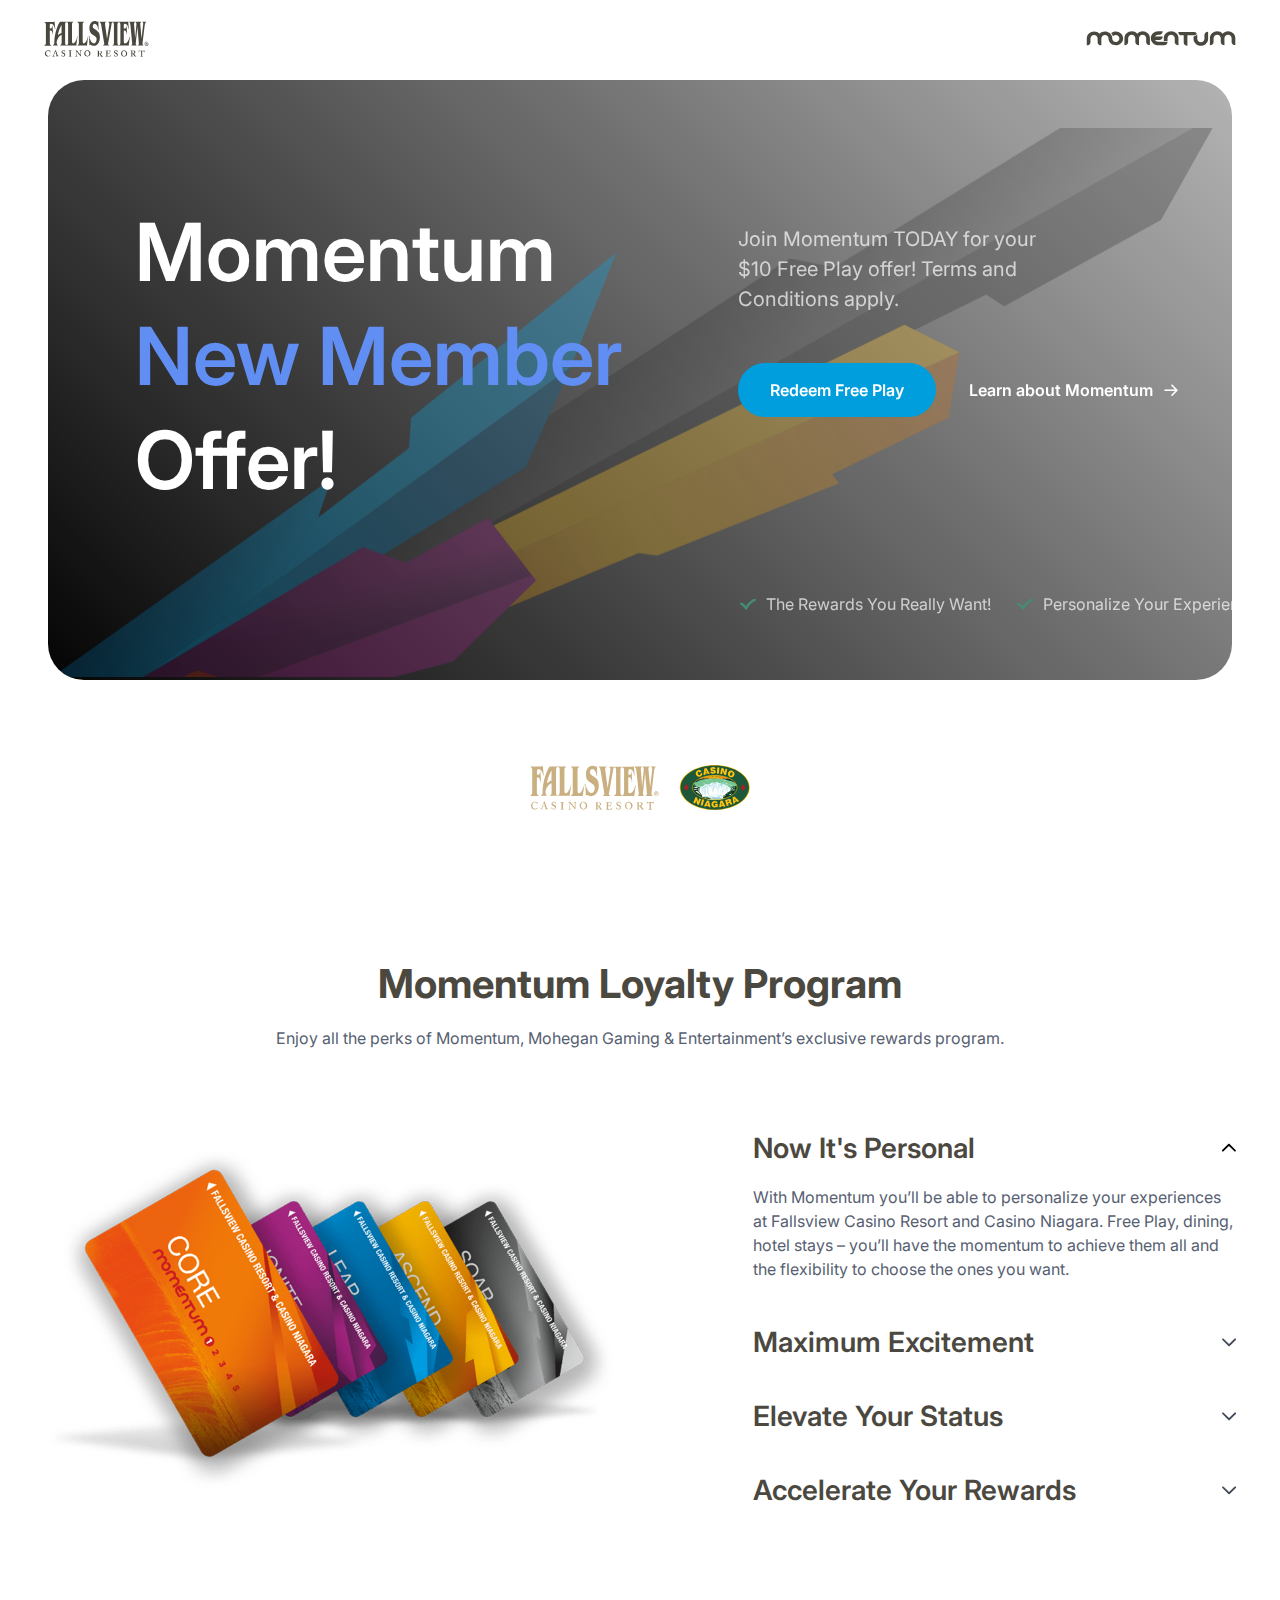
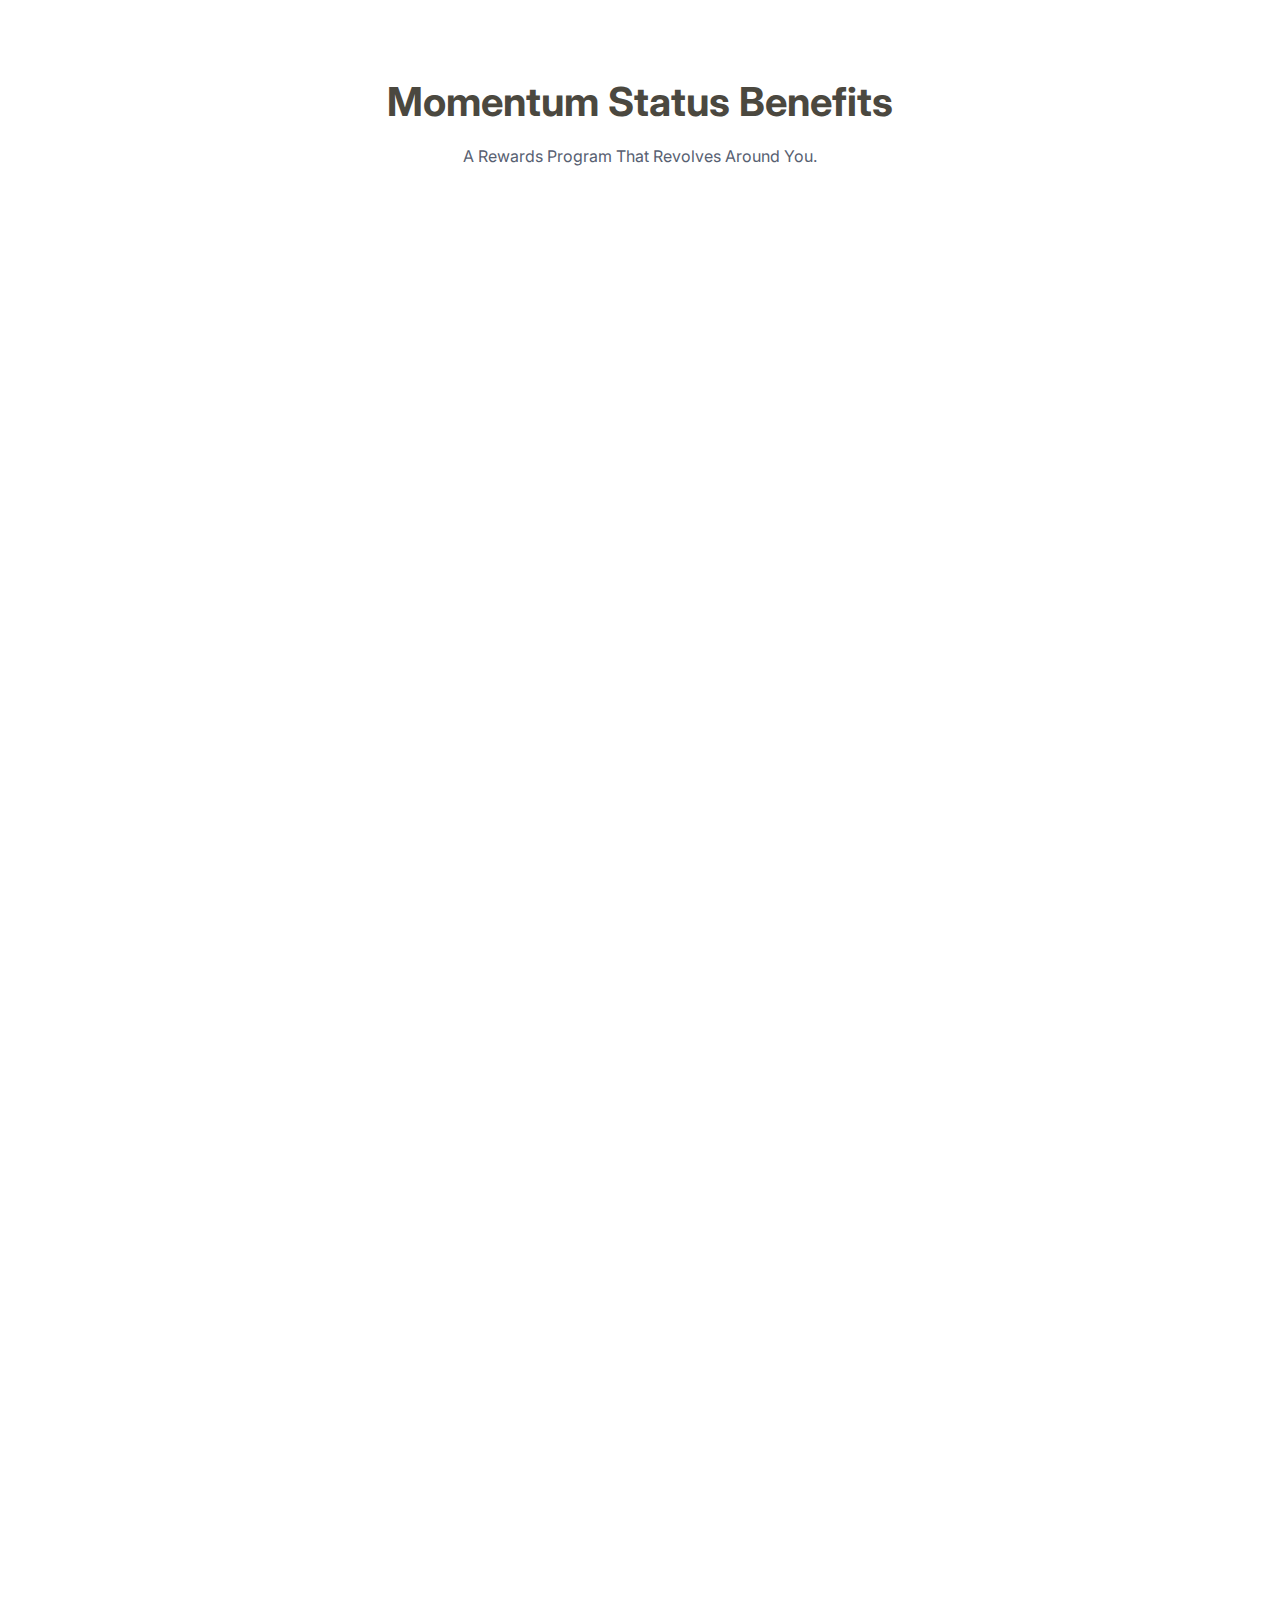
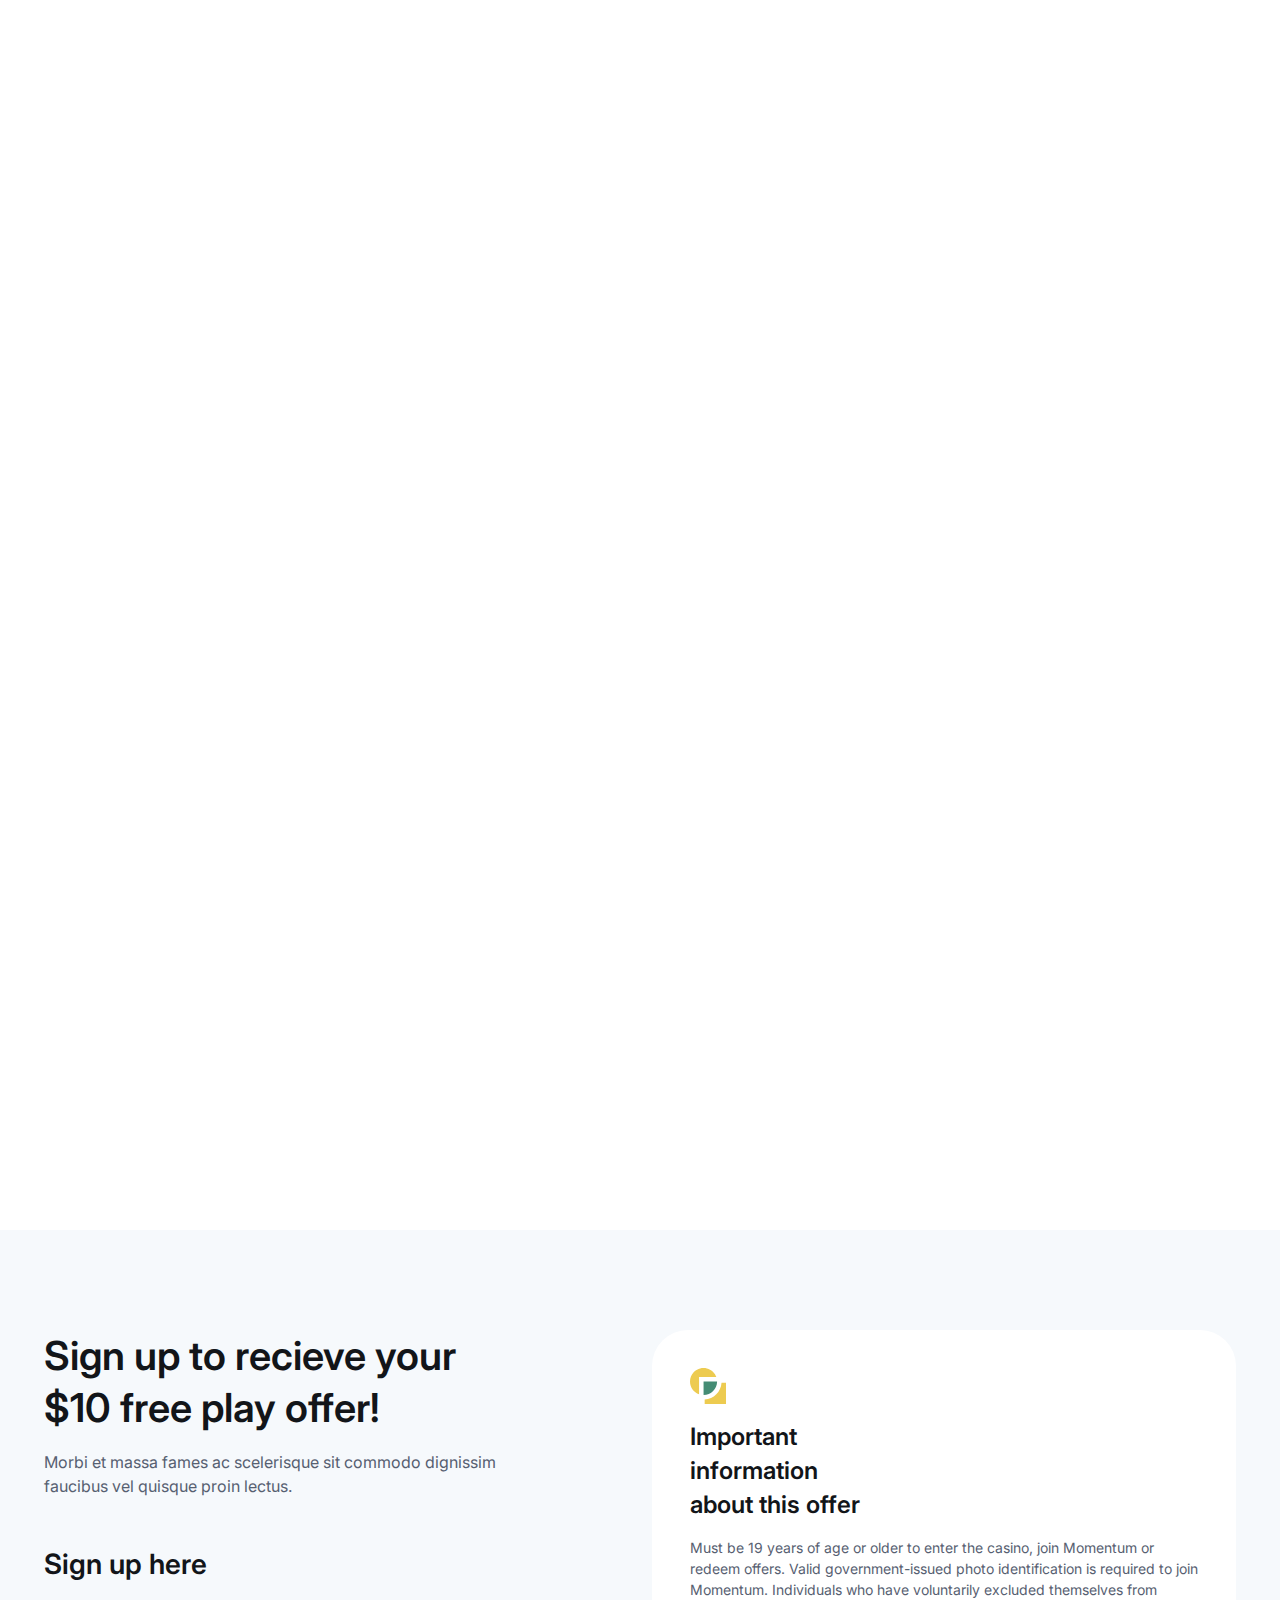
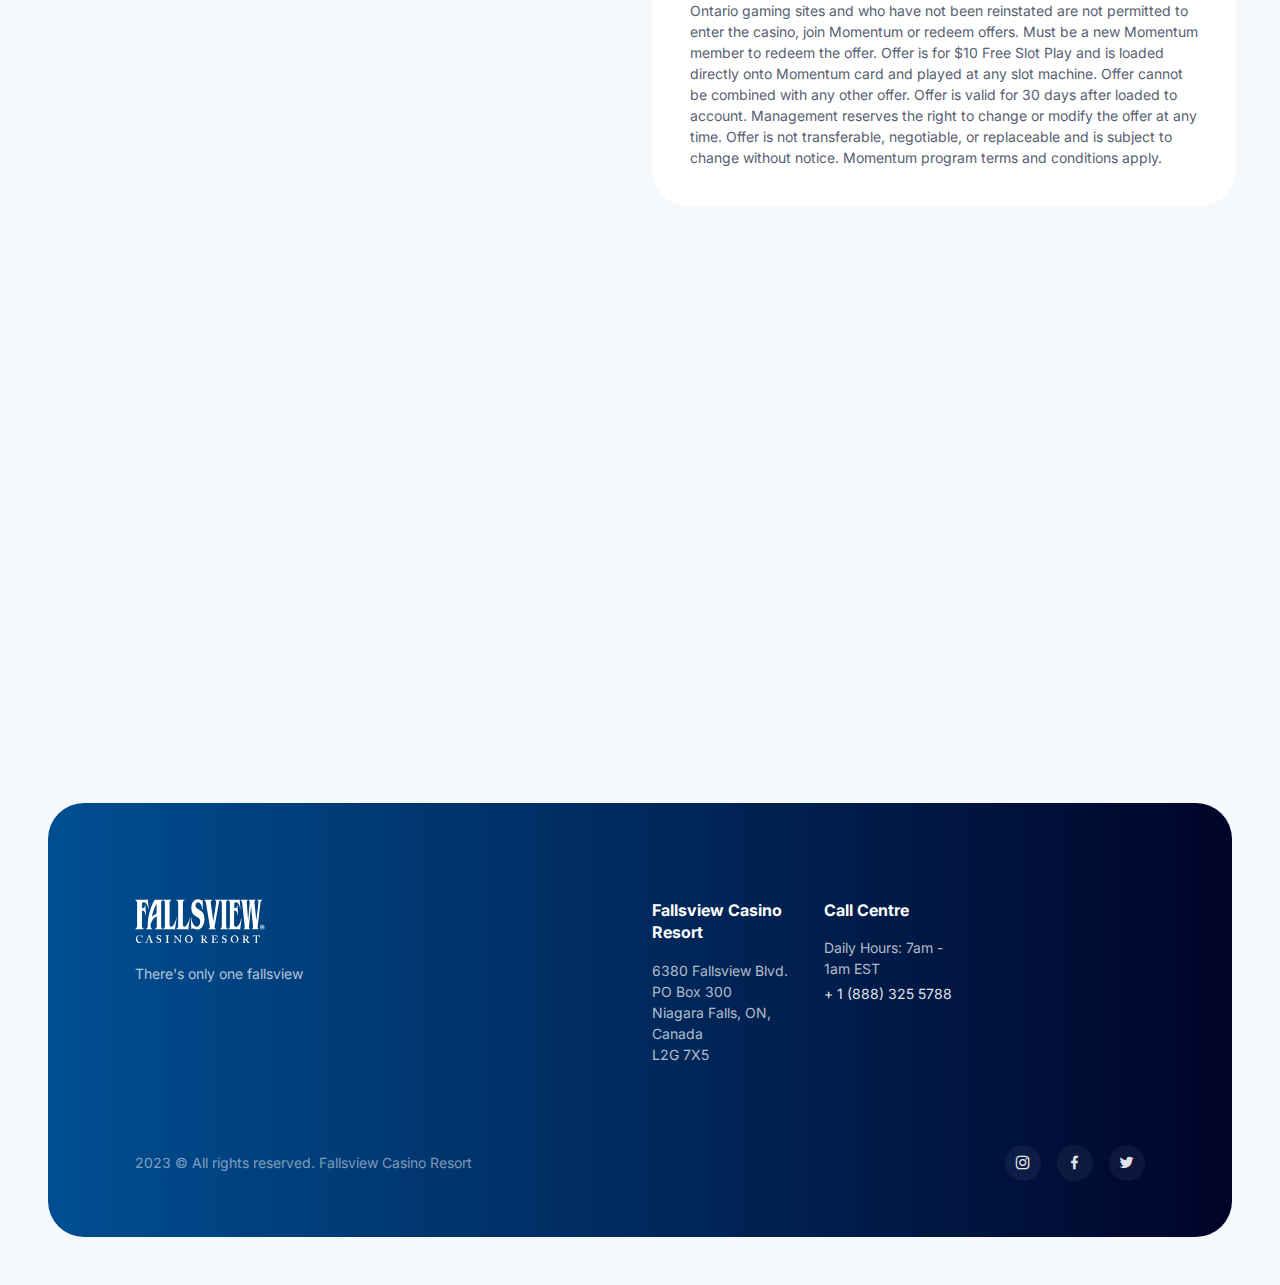
<file: index.html>
<html>
<html lang="en">
  <head>
    <meta charset="utf-8">
    <title>Momentum, New Member Offer!</title>
    <!-- SEO Meta Tags-->
    <meta name="description" content="#">
    <meta name="keywords" content="#">
    <meta name="author" content="#">
    <!-- Viewport-->
    <meta name="viewport" content="width=device-width, initial-scale=1">
    <!-- Favicon and Touch Icons-->
    <link rel="apple-touch-icon" sizes="180x180" href="favicon/apple-touch-icon.png">
    <link rel="icon" type="image/png" sizes="32x32" href="favicon/favicon-32x32.png">
    <link rel="icon" type="image/png" sizes="16x16" href="favicon/favicon-16x16.png">
    
    <meta name="msapplication-TileColor" content="#080032">
    <meta name="msapplication-config" content="favicon/browserconfig.xml">
    <meta name="theme-color" content="white">
    <!-- Theme mode-->
   
    <!-- Page loading styles-->
    <style>
      
      .page-loading {
        position: fixed;
        top: 0;
        right: 0;
        bottom: 0;
        left: 0;
        width: 100%;
        height: 100%;
        -webkit-transition: all .4s .2s ease-in-out;
        transition: all .4s .2s ease-in-out;
        background-color: #fff;
        opacity: 0;
        visibility: hidden;
        z-index: 9999;
      }
      .dark-mode .page-loading {
        background-color: #121519;
      }
      .page-loading.active {
        opacity: 1;
        visibility: visible;
      }
      .page-loading-inner {
        position: absolute;
        top: 50%;
        left: 0;
        width: 100%;
        text-align: center;
        -webkit-transform: translateY(-50%);
        transform: translateY(-50%);
        -webkit-transition: opacity .2s ease-in-out;
        transition: opacity .2s ease-in-out;
        opacity: 0;
      }
      .page-loading.active > .page-loading-inner {
        opacity: 1;
      }
      .page-loading-inner > span {
        display: block;
        font-family: 'Inter', sans-serif;
        font-size: 1rem;
        font-weight: normal;
        color: #6f788b;
      }
      .dark-mode .page-loading-inner > span {
        color: #fff;
        opacity: .6;
      }
      .page-spinner {
        display: inline-block;
        width: 2.75rem;
        height: 2.75rem;
        margin-bottom: .75rem;
        vertical-align: text-bottom;
        background-color: #d7dde2; 
        border-radius: 50%;
        opacity: 0;
        -webkit-animation: spinner .75s linear infinite;
        animation: spinner .75s linear infinite;
      }
      .dark-mode .page-spinner {
        background-color: rgba(255,255,255,.25);
      }
      @-webkit-keyframes spinner {
        0% {
          -webkit-transform: scale(0);
          transform: scale(0);
        }
        50% {
          opacity: 1;
          -webkit-transform: none;
          transform: none;
        }
      }
      @keyframes spinner {
        0% {
          -webkit-transform: scale(0);
          transform: scale(0);
        }
        50% {
          opacity: 1;
          -webkit-transform: none;
          transform: none;
        }
      }
      
    </style>
    <!-- Page loading scripts-->
    <script>
      (function () {
        window.onload = function () {
          const preloader = document.querySelector('.page-loading');
          preloader.classList.remove('active');
          setTimeout(function () {
            preloader.remove();
          }, 1500);
        };
      })();
      
    </script>
    <!-- Import Google Font-->
    <link rel="preconnect" href="https://fonts.googleapis.com">
    <link rel="preconnect" href="https://fonts.gstatic.com" crossorigin>
    <link href="https://fonts.googleapis.com/css2?family=Inter:wght@400;500;600;700;800&amp;display=swap" rel="stylesheet" id="google-font">
    <!-- Vendor styles-->
    <link rel="stylesheet" media="screen" href="vendor/aos/dist/aos.css"/>
    <link rel="stylesheet" media="screen" href="fonts/around-icons.svg"/>
    <link rel="stylesheet" media="screen" href="fonts/around-icons.ttf"/>
    <link rel="stylesheet" media="screen" href="fonts/around-icons.woff"/>
    <!-- Main Theme Styles + Bootstrap-->
    <link rel="stylesheet" media="screen" href="css/theme.min.css">
   
  </head>
  <!-- Body-->
  <body>
    <!-- Page loading spinner-->
    <div class="page-loading active">
      <div class="page-loading-inner">
        <div class="page-spinner"></div><span>Loading...</span>
      </div>
    </div>
    <!-- Page wrapper-->
    <main class="page-wrapper">
      <!-- Navbar. Remove 'fixed-top' class to make the navigation bar scrollable with the page-->
      <header class="navbar navbar-expand-lg fixed-top bg-light">
        <div class="container"><a class="navbar-brand pe-sm-3" href="index.html"><img src="img/brands/fcr.svg" width="105px;"></a>
         <a class=" order-lg-3  d-sm-inline-flex" href="https://fallsviewcasinoresort.com/momentum.html" target="_blank" rel="noopener"><img src="img/brands/momentum_logo_grey.svg" width="150px;"></a>
        </div>
      </header>
      <!-- Page content-->
      <!-- Hero-->
      <section class="container-fluid py-5 mt-4 px-sm-4 px-md-5">
        <div class="dark-mode rounded-5 position-relative overflow-hidden py-5 px-3 px-sm-4 px-xl-5 mt-2 mx-md-n3 mx-lg-auto custom-background" style="max-width: 1660px;">
          <div class="jarallax position-absolute top-0 start-0 w-100 h-100 mt-5" data-jarallax data-speed="0.6">
            <div class="jarallax-img position-absolute w-100 h-100" style="background-image: url(img/landing/web-studio/mom-shards.png);"></div>
          </div>
          <div class="bg-white position-absolute top-0 start-0 w-100 h-100" style="opacity: 2%;"></div>
          <div class="container position-relative zindex-2 pt-xl-4 pt-xxl-5 pb-sm-2">
            <div class="row pt-md-3 pt-lg-5">
              <div class="col-lg-6 col-xxl-5 pb-lg-5 mb-xl-5">
                <h1 class="display-1 text-center text-lg-start mb-xxl-5">Momentum<br><span class='text-primary custom-color'>New Member </span> Offer!</h1>
              </div>
              <div class="col-lg-5 col-xl-4 offset-lg-1 offset-xxl-2 d-flex flex-column pt-2 pt-md-4">
                <p class="fs-xl text-center text-lg-start pb-2 pb-md-0 mb-4 mb-md-5">Join Momentum TODAY for your $10 Free Play offer! Terms and Conditions apply.</p>
                <div class="d-flex flex-column flex-sm-row align-items-center justify-content-center justify-content-lg-start pb-3 pb-sm-5"><a class="btn btn-lg btn-primary rounded-pill w-100 w-sm-auto me-sm-3 me-xl-4 mb-2 mb-sm-0 custom-btn-color" data-scroll href="#sign-up-container">Redeem Free Play</a><a class="btn btn-lg btn-link text-white w-100 w-sm-auto px-2" data-scroll href="#momentum-overview">Learn about Momentum<i class="ai-arrow-right ms-2"></i></a></div>
                <ul class="list-inline d-xl-flex text-center text-lg-start mt-auto mb-0 mb-sm-2">
                  <li class="d-inline-flex align-items-center text-nowrap pt-1 me-4"><i class="ai-check-alt text-primary fs-xl me-2"></i>The Rewards You Really Want!</li>
                  <li class="d-inline-flex align-items-center text-nowrap pt-1"><i class="ai-check-alt text-primary fs-xl me-2"></i>Personalize Your Experiences!</li>
                </ul>
              </div>
            </div>
          </div>
        </div>
      </section>
      
      <!-- Awards-->
      <section class="container pb-5 pt-lg-3 pt-xl-4 pt-xxl-5 mt-n2 mt-md-0">
        <div class="row justify-content-center row-cols-2 row-cols-3 row-cols-md-5 gx-0 gx-sm-3 gx-md-2 gx-lg-3 gx-xl-4">
          <div class="col">
            <div class="py-sm-2 my-xl-1"><img class="d-block d-dark-mode-none mx-auto" src="img/brands/fcr.cn.colour.svg" width="270" alt="Niagara Casino's"><img class="d-none d-dark-mode-block mx-auto" src="img/brands/clutch-rating-light.svg" width="196" alt="Clutch"></div>
          </div>
        </div>
      </section>

      <!-- Industries (Binded accordion)-->
      <section class="container py-5 mt-2 mt-sm-3 mt-md-4" id="momentum-overview">
        <h2 class="h1 text-center pt-lg-3 fw-bold custom-h-color">Momentum Loyalty Program</h2>
        <p class="pb-3 pb-md-4 mb-0 mb-sm-2 mb-lg-3 text-center">Enjoy all the perks of Momentum, Mohegan Gaming & Entertainment’s exclusive rewards program.</p>
        <div class="row align-items-lg-center">
          <!-- Binded images-->
          <div class="col-md-6 col-lg-7 col-xl-6 offset-xl-0">
            <div class="ps-lg-4 ps-xl-0">
              <div class="binded-content">
                <div class="binded-item active" id="finance-img"><img class="rounded-5" src="img/landing/web-studio/industries/Momentum-Core-Fanned.png" alt="Image"></div>
                <div class="binded-item" id="tech-img"><img class="rounded-5" src="img/landing/web-studio/industries/02.jpg" alt="Image"></div>
                <div class="binded-item" id="medicine-img"><img class="rounded-5" src="img/landing/web-studio/industries/03.jpg" alt="Image"></div>
                <div class="binded-item" id="ecommerce-img"><img class="rounded-5" src="img/landing/web-studio/industries/04.jpg" alt="Image"></div>
              </div>
            </div>
          </div>
          <!-- Accordion-->
          <div class="col-md-6 col-lg-5 pb-2 pb-lg-0 mb-4 mb-md-0 offset-xl-1">
            <div class="accordion accordion-alt" id="industries">
              <div class="accordion-item mb-n3 mb-lg-n2 mb-xl-1">
                <h3 class="accordion-header">
                  <button class="accordion-button custom-h-color" type="button" data-bs-toggle="collapse" data-binded-content="#finance-img" data-bs-target="#finance" aria-expanded="true" aria-controls="finance">Now It's Personal</button>
                </h3>
                <div class="accordion-collapse collapse show" id="finance" data-bs-parent="#industries">
                  <div class="accordion-body">With Momentum you’ll be able to personalize your experiences at Fallsview Casino Resort and Casino Niagara. Free Play, dining, hotel stays – you’ll have the momentum to achieve them all and the flexibility to choose the ones you want.</div>
                </div>
              </div>
              <div class="accordion-item mb-n3 mb-lg-n2 mb-xl-1">
                <h3 class="accordion-header">
                  <button class="accordion-button collapsed custom-h-color" type="button" data-bs-toggle="collapse" data-binded-content="#tech-img" data-bs-target="#tech" aria-expanded="false" aria-controls="tech">Maximum Excitement</button>
                </h3>
                <div class="accordion-collapse collapse" id="tech" data-bs-parent="#industries">
                  <div class="accordion-body">Momentum delivers maximum excitement with amazing rewards and benefits. Play with your Momentum card and you’ll earn Momentum Dollars to spend on our world-class dining, hotel stays, Free Play and more. Momentum also rewards your level of play with Momentum Achievement Awards.</div>
                </div>
              </div>
              <div class="accordion-item mb-n3 mb-lg-n2 mb-xl-1">
                <h3 class="accordion-header">
                  <button class="accordion-button collapsed custom-h-color" type="button" data-bs-toggle="collapse" data-binded-content="#medicine-img" data-bs-target="#medicine" aria-expanded="false" aria-controls="medicine">Elevate Your Status</button>
                </h3>
                <div class="accordion-collapse collapse" id="medicine" data-bs-parent="#industries">
                  <div class="accordion-body">Elevate your status by earning Status Points. The higher your status, the more benefits and access you can expect. When you reach Status Point Goals, you’ll receive Momentum Achievement Awards to enhance your experience.</div>
                </div>
              </div>
              <div class="accordion-item mb-n3 mb-lg-n2 mb-xl-1">
                <h3 class="accordion-header">
                  <button class="accordion-button collapsed custom-h-color" type="button" data-bs-toggle="collapse" data-binded-content="#ecommerce-img" data-bs-target="#ecommerce" aria-expanded="false" aria-controls="ecommerce">Accelerate Your Rewards</button>
                </h3>
                <div class="accordion-collapse collapse" id="ecommerce" data-bs-parent="#industries">
                  <div class="accordion-body">Every time you play with your Momentum card, you’ll be rewarded with Momentum Dollars. As you elevate your Status, Momentum Dollar Accelerators will kick in to boost your Momentum Dollar earning rate. So the higher your status, the faster you’ll earn Momentum Dollars to spend on unforgettable experiences.</div>
                </div>
              </div>
            </div>
          </div>
        
        </div>
      </section>
     
     
      <!-- Portfolio-->
      <section class="container pt-5 pb-sm-3 mt-2 mt-sm-4 mb-2 mb-md-3 mb-lg-4 mb-xxl-5">
        <h2 class="h1 text-center fw-bold custom-h-color">Momentum Status Benefits</h2>
        <p class="pb-4 mb-md-2 mb-lg-3 text-center">A Rewards Program That Revolves Around You.</p>
        <!-- Item-->
        <div class="row align-items-center pt-xl-2 pb-5 mb-lg-2 mb-xl-3 mb-xxl-4">
          <div class="col-md-7 col-lg-6 mb-4 mb-md-0"><a class="d-block position-relative" href="https://fallsviewcasinoresort.com/momentum/core.html">
              <div class="custom-core-card-bg rounded-5 position-absolute top-0 start-0 w-100 h-100" data-aos="zoom-in" data-aos-duration="600" data-aos-offset="250"></div><img class="d-block position-relative zindex-2 ms-auto" src="img/portfolio/list/core.png" width="636" alt="Image" data-aos="fade-in" data-aos-duration="400" data-aos-offset="250"></a></div>
          <div class="col-md-5 col-xl-4 offset-lg-1" data-aos="fade-up" data-aos-duration="400" data-aos-offset="170">
            <div class="ps-md-3 ps-lg-0">
              <h2 class="h4 mb-lg-4 custom-h-color">Core Benefits</h2>
              <h2 class="h6 mb-lg-4">The Momentum Begins</h2>
              <ul class="list-unstyled pb-1 pb-lg-2 mb-3">
                <li class="d-flex pb-1 mb-2"><i class="ai-check-alt text-primary fs-4 mt-n1 me-2"></i>Faucibus sit est dui id gravida</li>
                <li class="d-flex pb-1 mb-2"><i class="ai-check-alt text-primary fs-4 mt-n1 me-2"></i>Lectus in sem eu facilisis ornare</li>
                <li class="d-flex pb-1 mb-2"><i class="ai-check-alt text-primary fs-4 mt-n1 me-2"></i>Massa maecenas cras vivamus</li>
              </ul><a class="btn btn-sm btn-outline-dark rounded-pill" href="https://fallsviewcasinoresort.com/momentum/core.html">Full Details</a>
            </div>
          </div>
        </div>
        <!-- Item-->
        <div class="row align-items-center pt-xl-2 pb-5 mb-lg-2 mb-xl-3 mb-xxl-4">
          <div class="col-md-7 col-lg-6 mb-4 mb-md-0"><a class="d-block position-relative" href="https://fallsviewcasinoresort.com/momentum/ignite.html">
              <div class="custom-ignite-card-bg rounded-5 position-absolute top-0 start-0 w-100 h-100" data-aos="zoom-in" data-aos-duration="600" data-aos-offset="250"></div><img class="d-block position-relative zindex-2 ms-auto" src="img/portfolio/list/ignite.png" width="636" alt="Image" data-aos="fade-in" data-aos-duration="400" data-aos-offset="250"></a></div>
          <div class="col-md-5 col-xl-4 offset-lg-1" data-aos="fade-up" data-aos-duration="400" data-aos-offset="170">
            <div class="ps-md-3 ps-lg-0">
              <h2 class="h4 mb-lg-4 custom-h-color">Ignite Benefits</h2>
              <h2 class="h6 mb-lg-4">400 Status Points</h2>
              <ul class="list-unstyled pb-1 pb-lg-2 mb-3">
                <li class="d-flex pb-1 mb-2"><i class="ai-check-alt text-primary fs-4 mt-n1 me-2"></i>Faucibus sit est dui id gravida</li>
                <li class="d-flex pb-1 mb-2"><i class="ai-check-alt text-primary fs-4 mt-n1 me-2"></i>Lectus in sem eu facilisis ornare</li>
                <li class="d-flex pb-1 mb-2"><i class="ai-check-alt text-primary fs-4 mt-n1 me-2"></i>Massa maecenas cras vivamus</li>
              </ul><a class="btn btn-sm btn-outline-dark rounded-pill" href="https://fallsviewcasinoresort.com/momentum/ignite.html">Full Details</a>
            </div>
          </div>
        </div>
        <!-- Item-->
        <div class="row align-items-center pt-xl-2 pb-5 mb-lg-2 mb-xl-3 mb-xxl-4">
          <div class="col-md-7 col-lg-6 mb-4 mb-md-0"><a class="d-block position-relative" href="https://fallsviewcasinoresort.com/momentum/leap.html">
              <div class="custom-leap-card-bg rounded-5 position-absolute top-0 start-0 w-100 h-100" data-aos="zoom-in" data-aos-duration="600" data-aos-offset="250"></div><img class="d-block position-relative zindex-2 ms-auto" src="img/portfolio/list/leap.png" width="636" alt="Image" data-aos="fade-in" data-aos-duration="400" data-aos-offset="250"></a></div>
          <div class="col-md-5 col-xl-4 offset-lg-1" data-aos="fade-up" data-aos-duration="400" data-aos-offset="170">
            <div class="ps-md-3 ps-lg-0">
              <h2 class="h4 mb-lg-4 custom-h-color">Leap Benefits</h2>
              <h2 class="h6 mb-lg-4">2,500 Status Points</h2>
              <ul class="list-unstyled pb-1 pb-lg-2 mb-3">
                <li class="d-flex pb-1 mb-2"><i class="ai-check-alt text-primary fs-4 mt-n1 me-2"></i>Faucibus sit est dui id gravida</li>
                <li class="d-flex pb-1 mb-2"><i class="ai-check-alt text-primary fs-4 mt-n1 me-2"></i>Lectus in sem eu facilisis ornare</li>
                <li class="d-flex pb-1 mb-2"><i class="ai-check-alt text-primary fs-4 mt-n1 me-2"></i>Massa maecenas cras vivamus</li>
              </ul><a class="btn btn-sm btn-outline-dark rounded-pill" href="https://fallsviewcasinoresort.com/momentum/leap.html">Full Details</a>
            </div>
          </div>
        </div>
        <!-- Item-->
        <div class="row align-items-center pt-xl-2 pb-5 mb-lg-2 mb-xl-3 mb-xxl-4">
          <div class="col-md-7 col-lg-6 mb-4 mb-md-0"><a class="d-block position-relative" href="https://fallsviewcasinoresort.com/momentum/ascend.html">
              <div class="custom-ascend-card-bg rounded-5 position-absolute top-0 start-0 w-100 h-100" data-aos="zoom-in" data-aos-duration="600" data-aos-offset="250"></div><img class="d-block position-relative zindex-2 ms-auto" src="img/portfolio/list/ascend.png" width="636" alt="Image" data-aos="fade-in" data-aos-duration="400" data-aos-offset="250"></a></div>
          <div class="col-md-5 col-xl-4 offset-lg-1" data-aos="fade-up" data-aos-duration="400" data-aos-offset="170">
            <div class="ps-md-3 ps-lg-0">
              <h2 class="h4 mb-lg-4 custom-h-color">Ascend Benefits</h2>
              <h2 class="h6 mb-lg-4">5,000 Status Points</h2>
              <ul class="list-unstyled pb-1 pb-lg-2 mb-3">
                <li class="d-flex pb-1 mb-2"><i class="ai-check-alt text-primary fs-4 mt-n1 me-2"></i>Faucibus sit est dui id gravida</li>
                <li class="d-flex pb-1 mb-2"><i class="ai-check-alt text-primary fs-4 mt-n1 me-2"></i>Lectus in sem eu facilisis ornare</li>
                <li class="d-flex pb-1 mb-2"><i class="ai-check-alt text-primary fs-4 mt-n1 me-2"></i>Massa maecenas cras vivamus</li>
              </ul><a class="btn btn-sm btn-outline-dark rounded-pill" href="https://fallsviewcasinoresort.com/momentum/ascend.html">Full Details</a>
            </div>
          </div>
        </div>
        <!-- Item-->
        <div class="row align-items-center pt-xl-2 pb-5 mb-lg-2 mb-xl-3 mb-xxl-4">
          <div class="col-md-7 col-lg-6 mb-4 mb-md-0"><a class="d-block position-relative" href="https://fallsviewcasinoresort.com/momentum/soar.html">
              <div class="custom-soar-card-bg rounded-5 position-absolute top-0 start-0 w-100 h-100" data-aos="zoom-in" data-aos-duration="600" data-aos-offset="250"></div><img class="d-block position-relative zindex-2 ms-auto" src="img/portfolio/list/soar.png" width="636" alt="Image" data-aos="fade-in" data-aos-duration="400" data-aos-offset="250"></a></div>
          <div class="col-md-5 col-xl-4 offset-lg-1" data-aos="fade-up" data-aos-duration="400" data-aos-offset="170">
            <div class="ps-md-3 ps-lg-0">
              <h2 class="h4 mb-lg-4 custom-h-color">Soar Benefits</h2>
              <h2 class="h6 mb-lg-4">15,000 Status Points</h2>
              <ul class="list-unstyled pb-1 pb-lg-2 mb-3">
                <li class="d-flex pb-1 mb-2"><i class="ai-check-alt text-primary fs-4 mt-n1 me-2"></i>Faucibus sit est dui id gravida</li>
                <li class="d-flex pb-1 mb-2"><i class="ai-check-alt text-primary fs-4 mt-n1 me-2"></i>Lectus in sem eu facilisis ornare</li>
                <li class="d-flex pb-1 mb-2"><i class="ai-check-alt text-primary fs-4 mt-n1 me-2"></i>Massa maecenas cras vivamus</li>
              </ul><a class="btn btn-sm btn-outline-dark rounded-pill" href="https://fallsviewcasinoresort.com/momentum/soar.html">Full Details</a>
            </div>
          </div>
        </div>
      </section>
      <!-- Benefits-->
      <section class="bg-secondary pt-5 pb-4" id="sign-up-container">
        <div class="container py-lg-2 py-xl-4 py-xxl-5">
          <div class="row mt-1 pt-sm-2 pt-md-3 pt-lg-4">
            <div class="col-lg-5 mb-5 mb-lg-0">
              <h2 class="h1">Sign up to recieve your $10 free play offer!</h2>
              <p class="pb-1 pb-md-0 mb-4 mb-md-5">Morbi et massa fames ac scelerisque sit commodo dignissim faucibus vel quisque proin lectus.</p>
              <h3 class="mb-4">Sign up here</h3>
              <div class="sign-up">
              <iframe id="acousticForm" title="rokt" width="100%" height="100%" src="https://content-us-1.content-cms.com/api/1c055af1-507a-468a-96a8-a3de6cd1f2a3/forms/441072030421798912" scrolling="no" style="border: none;">
              </iframe>
            </div>
            </div>
            <div class="col-lg-7 col-xl-6 offset-xl-1">
              <div class="row row-cols-1 row-cols-sm-1">
                <div class="col">
                  <div class="card border-0 mb-4">
                    <div class="card-body">
                      <svg class="d-block mb-3" width="36" height="36" viewBox="0 0 36 36" fill="none" xmlns="http://www.w3.org/2000/svg">
                        <path class="text-warning" d="M31.5412 14.6389C30.9843 23.6874 23.7303 30.927 14.6641 31.4828V35.9999H36.0671V14.6389H31.5412Z" fill="currentColor"></path>
                        <path class="text-primary" d="M13.5469 27.0373C21.0277 27.0373 27.0922 20.9848 27.0922 13.5186H13.5469V27.0373Z" fill="currentColor"></path>
                        <path class="text-warning" d="M26.3276 9.03734C24.475 3.77395 19.4522 0 13.5453 0C6.06443 0 0 6.0525 0 13.5187C0 19.4139 3.78139 24.4269 9.05514 26.2758V9.03734H26.3276Z" fill="currentColor"></path>
                      </svg>
                      <h3 class="h4" style="max-width: 180px;">Important information about this offer</h3>
                      <p class="card-text fs-sm">Must be 19 years of age or older to enter the casino, join Momentum or redeem offers. Valid government-issued photo identification is required to join Momentum. Individuals who have voluntarily excluded themselves from Ontario gaming sites and who have not been reinstated are not permitted to enter the casino, join Momentum or redeem offers. Must be a new Momentum member to redeem the offer. Offer is for $10 Free Slot Play and is loaded directly onto Momentum card and played at any slot machine. Offer cannot be combined with any other offer. Offer is valid for 30 days after loaded to account. Management reserves the right to change or modify the offer at any time. Offer is not transferable, negotiable, or replaceable and is subject to change without notice. Momentum program terms and conditions apply.</p>
                    </div>
                  </div>
                </div>
              </div>
            </div>
          </div>
        </div>
      </section>
    </main>
    <footer class="footer bg-secondary pt-4 pb-2 pb-md-5 pt-sm-5">
      <div class="container-fluid pb-1 pb-md-0 px-md-5">
        <div class="dark-mode custom-footer-bg rounded-5 position-relative overflow-hidden w-100 py-5 px-3 px-sm-4 px-xl-5 mx-auto" style="max-width: 1660px;">
          <div class="position-absolute top-50 start-50 translate-middle" style="width: 1664px;"></div>
          <div class="container position-relative zindex-2 pt-md-3 pt-lg-4 pt-xl-5 pb-2">
            <div class="row pb-2">
              <div class="col-lg-4 col-xxl-3 pb-2 pb-lg-0 mb-4 mb-lg-0">
                <div class="navbar-brand text-light py-0 me-0 pb-1 mb-3"><span class="text-primary flex-shrink-0 me-2"><img src="img/brands/FCR_reverse.svg" width="130">
                    <!--<svg version="1.1" width="35" height="32" viewBox="0 0 36 33" xmlns="http://www.w3.org/2000/svg">
                      <path fill="currentColor" d="M35.6,29c-1.1,3.4-5.4,4.4-7.9,1.9c-2.3-2.2-6.1-3.7-9.4-3.7c-3.1,0-7.5,1.8-10,4.1c-2.2,2-5.8,1.5-7.3-1.1c-1-1.8-1.2-4.1,0-6.2l0.6-1.1l0,0c0.6-0.7,4.4-5.2,12.5-5.7c0.5,1.8,2,3.1,3.9,3.1c2.2,0,4.1-1.9,4.1-4.2s-1.8-4.2-4.1-4.2c-2,0-3.6,1.4-4,3.3H7.7c-0.8,0-1.3-0.9-0.9-1.6l5.6-9.8c2.5-4.5,8.8-4.5,11.3,0L35.1,24C36,25.7,36.1,27.5,35.6,29z"></path>
                    </svg>--></span></div>
                <p class="fs-sm mb-4">There's only one fallsview</p>
              </div>
              <div class="col-sm-4 col-lg-2 offset-lg-1 offset-xl-2 offset-xxl-3 mb-4 mb-sm-0">
                <h6 class="fw-bold">Fallsview Casino Resort</h6>
                <ul class="nav flex-column fs-sm">
                  <li class="nav-item">6380 Fallsview Blvd.</li>
                  <li class="nav-item">PO Box 300</li>
                  <li class="nav-item">Niagara Falls, ON, Canada</li>
                  <li class="nav-item">L2G 7X5</li>
                </ul>
              </div>
              <!--<div class="col-sm-4 col-lg-2 mb-4 mb-sm-0">
                <h6 class="fw-bold">Support</h6>
                <ul class="nav flex-column fs-sm">
                  <li class="nav-item"><a class="nav-link fw-normal px-0 py-1" href="#">Help center</a></li>
                  <li class="nav-item"><a class="nav-link fw-normal px-0 py-1" href="#">Terms of service</a></li>
                  <li class="nav-item"><a class="nav-link fw-normal px-0 py-1" href="#">Legal</a></li>
                  <li class="nav-item"><a class="nav-link fw-normal px-0 py-1" href="#">Privacy policy</a></li>
                </ul>
              </div>-->
              <div class="col-sm-4 col-lg-3 col-xl-2">
                <h6 class="fw-bold">Call Centre</h6>
                <ul class="nav flex-column fs-sm">
                  <li class="nav-item">Daily Hours: 7am - 1am EST</li>
                  <li class="nav-item"><a class="nav-link fw-normal px-0 py-1" href="tel:+15262200459">+ 1 (888) 325 5788</a></li>
                </ul>
              </div>
            </div>
            <div class="d-sm-flex align-items-center justify-content-between pt-4 pt-md-5 mt-2 mt-md-0 mt-lg-2 mt-xl-4">
              <div class="d-flex justify-content-center order-sm-2 me-md-n2"><a class="btn btn-icon btn-sm btn-secondary btn-instagram rounded-circle mx-2" href="#"><i class="ai-instagram"></i></a><a class="btn btn-icon btn-sm btn-secondary btn-facebook rounded-circle mx-2" href="#"><i class="ai-facebook"></i></a><a class="btn btn-icon btn-sm btn-secondary btn-linkedin rounded-circle mx-2" href="#"><i class="ai-twitter"></i></a></div>
              <p class="fs-sm order-sm-1 text-center text-sm-start pt-4 pt-sm-0 mb-0 me-4"><span class="opacity-70">2023 &copy; All rights reserved. Fallsview Casino Resort </span></p>
            </div>
          </div>
        </div>
      </div>
    </footer>
    <!-- Back to top button--><a class="btn-scroll-top" href="#top" data-scroll>
      <svg viewBox="0 0 40 40" fill="currentColor" xmlns="http://www.w3.org/2000/svg">
        <circle cx="20" cy="20" r="19" fill="none" stroke="currentColor" stroke-width="1.5" stroke-miterlimit="10"></circle>
      </svg><i class="ai-arrow-up"></i></a>
    <!-- Vendor scripts: js libraries and plugins-->
    <script src="vendor/bootstrap/dist/js/bootstrap.bundle.min.js"></script>
    <script src="vendor/smooth-scroll/dist/smooth-scroll.polyfills.min.js"></script>
    <script src="vendor/jarallax/dist/jarallax.min.js"></script>
    <script src="vendor/imagesloaded/imagesloaded.pkgd.min.js"></script>
    <script src="vendor/aos/dist/aos.js"></script>
    <!-- Main theme script-->
    <script src="js/theme.min.js"></script>
  </body>
</html>
</file>
<file: css/theme.min.css>
:root{--ar-blue: #0d6efd;--ar-indigo: #6610f2;--ar-purple: #6f42c1;--ar-pink: #d63384;--ar-red: #dc3545;--ar-orange: #fd7e14;--ar-yellow: #ffc107;--ar-green: #198754;--ar-teal: #20c997;--ar-cyan: #0dcaf0;--ar-black: #000;--ar-white: #fff;--ar-gray: #858c97;--ar-gray-dark: #434a57;--ar-gray-100: #f6f9fc;--ar-gray-200: #edf1f5;--ar-gray-300: #e3e9ef;--ar-gray-400: #d7dde2;--ar-gray-500: #b4bbc3;--ar-gray-600: #858c97;--ar-gray-700: #576071;--ar-gray-800: #434a57;--ar-gray-900: #121519;--ar-primary: #448c74;--ar-secondary: #edf1f5;--ar-success: #3fca90;--ar-info: #3f7fca;--ar-warning: #edcb50;--ar-danger: #ed5050;--ar-light: #fff;--ar-dark: #121519;--ar-primary-rgb: 68, 140, 116;--ar-secondary-rgb: 237, 241, 245;--ar-success-rgb: 63, 202, 144;--ar-info-rgb: 63, 127, 202;--ar-warning-rgb: 237, 203, 80;--ar-danger-rgb: 237, 80, 80;--ar-light-rgb: 255, 255, 255;--ar-dark-rgb: 18, 21, 25;--ar-white-rgb: 255, 255, 255;--ar-black-rgb: 0, 0, 0;--ar-body-color-rgb: 87, 96, 113;--ar-body-bg-rgb: 255, 255, 255;--ar-font-sans-serif: "Inter", sans-serif;--ar-font-monospace: SFMono-Regular, Menlo, Monaco, Consolas, "Liberation Mono", "Courier New", monospace;--ar-gradient: linear-gradient(180deg, rgba(255, 255, 255, 0.15), rgba(255, 255, 255, 0));--ar-root-font-size: 1rem;--ar-body-font-family: var(--ar-font-sans-serif);--ar-body-font-size:1rem;--ar-body-font-weight: 400;--ar-body-line-height: 1.5;--ar-body-color: #576071;--ar-body-bg: #fff;--ar-border-width: 1px;--ar-border-style: solid;--ar-border-color: #e3e9ef;--ar-border-color-translucent: rgba(0, 0, 0, 0.175);--ar-border-radius: 1rem;--ar-border-radius-sm: calc(var(--ar-border-radius) * 0.75);--ar-border-radius-lg: calc(var(--ar-border-radius) * 1.125);--ar-border-radius-xl: calc(var(--ar-border-radius) * 1.5);--ar-border-radius-2xl: calc(var(--ar-border-radius) * 2.25);--ar-border-radius-pill: 50rem;--ar-link-color: #448c74;--ar-link-hover-color: #37715d;--ar-code-color: #e3116c;--ar-highlight-bg: #fff3cd}*,*::before,*::after{box-sizing:border-box}:root{font-size:var(--ar-root-font-size)}body{margin:0;font-family:var(--ar-body-font-family);font-size:var(--ar-body-font-size);font-weight:var(--ar-body-font-weight);line-height:var(--ar-body-line-height);color:var(--ar-body-color);text-align:var(--ar-body-text-align);background-color:var(--ar-body-bg);-webkit-text-size-adjust:100%;-webkit-tap-highlight-color:rgba(0,0,0,0)}hr{margin:0 0;color:var(--ar-border-color);border:0;border-top:var(--ar-border-width) solid;opacity:1}h6,.h6,h5,.h5,h4,.h4,h3,.h3,h2,.h2,h1,.h1{margin-top:0;margin-bottom:1rem;font-weight:600;line-height:1.3;color:var(--ar-gray-900)}h1,.h1{font-size:calc(1.375rem + 1.5vw)}@media(min-width: 1200px){h1,.h1{font-size:2.5rem}}h2,.h2{font-size:calc(1.325rem + 0.9vw)}@media(min-width: 1200px){h2,.h2{font-size:2rem}}h3,.h3{font-size:calc(1.3rem + 0.6vw)}@media(min-width: 1200px){h3,.h3{font-size:1.75rem}}h4,.h4{font-size:calc(1.275rem + 0.3vw)}@media(min-width: 1200px){h4,.h4{font-size:1.5rem}}h5,.h5{font-size:1.25rem}h6,.h6{font-size:1rem}p{margin-top:0;margin-bottom:1.125rem}abbr[title]{-webkit-text-decoration:underline dotted;text-decoration:underline dotted;cursor:help;-webkit-text-decoration-skip-ink:none;text-decoration-skip-ink:none}address{margin-bottom:1rem;font-style:normal;line-height:inherit}ol,ul{padding-left:2rem}ol,ul,dl{margin-top:0;margin-bottom:1rem}ol ol,ul ul,ol ul,ul ol{margin-bottom:0}dt{font-weight:700}dd{margin-bottom:.5rem;margin-left:0}blockquote{margin:0 0 1rem}b,strong{font-weight:800}small,.small{font-size:0.875em}mark,.mark{padding:.1875em;background-color:var(--ar-highlight-bg)}sub,sup{position:relative;font-size:0.75em;line-height:0;vertical-align:baseline}sub{bottom:-0.25em}sup{top:-0.5em}a{color:var(--ar-link-color);text-decoration:underline}a:hover{color:var(--ar-link-hover-color);text-decoration:none}a:not([href]):not([class]),a:not([href]):not([class]):hover{color:inherit;text-decoration:none}pre,code,kbd,samp{font-family:var(--ar-font-monospace);font-size:1em}pre{display:block;margin-top:0;margin-bottom:1rem;overflow:auto;font-size:0.875em;color:#fff}pre code{font-size:inherit;color:inherit;word-break:normal}code{font-size:0.875em;color:var(--ar-code-color);word-wrap:break-word}a>code{color:inherit}kbd{padding:.1875rem .375rem;font-size:0.875em;color:#fff;background-color:#010101;border-radius:calc(var(--ar-border-radius)*.75)}kbd kbd{padding:0;font-size:1em}figure{margin:0 0 1rem}img,svg{vertical-align:middle}table{caption-side:bottom;border-collapse:collapse}caption{padding-top:.75rem;padding-bottom:.75rem;color:var(--ar-gray-600);text-align:left}th{font-weight:600;text-align:inherit;text-align:-webkit-match-parent}thead,tbody,tfoot,tr,td,th{border-color:inherit;border-style:solid;border-width:0}label{display:inline-block}button{border-radius:0}button:focus:not(:focus-visible){outline:0}input,button,select,optgroup,textarea{margin:0;font-family:inherit;font-size:inherit;line-height:inherit}button,select{text-transform:none}[role=button]{cursor:pointer}select{word-wrap:normal}select:disabled{opacity:1}[list]:not([type=date]):not([type=datetime-local]):not([type=month]):not([type=week]):not([type=time])::-webkit-calendar-picker-indicator{display:none !important}button,[type=button],[type=reset],[type=submit]{-webkit-appearance:button}button:not(:disabled),[type=button]:not(:disabled),[type=reset]:not(:disabled),[type=submit]:not(:disabled){cursor:pointer}::-moz-focus-inner{padding:0;border-style:none}textarea{resize:vertical}fieldset{min-width:0;padding:0;margin:0;border:0}legend{float:left;width:100%;padding:0;margin-bottom:.5rem;font-size:calc(1.275rem + 0.3vw);line-height:inherit}@media(min-width: 1200px){legend{font-size:1.5rem}}legend+*{clear:left}::-webkit-datetime-edit-fields-wrapper,::-webkit-datetime-edit-text,::-webkit-datetime-edit-minute,::-webkit-datetime-edit-hour-field,::-webkit-datetime-edit-day-field,::-webkit-datetime-edit-month-field,::-webkit-datetime-edit-year-field{padding:0}::-webkit-inner-spin-button{height:auto}[type=search]{outline-offset:-2px;-webkit-appearance:textfield}::-webkit-search-decoration{-webkit-appearance:none}::-webkit-color-swatch-wrapper{padding:0}::-webkit-file-upload-button{font:inherit;-webkit-appearance:button}::file-selector-button{font:inherit;-webkit-appearance:button}output{display:inline-block}iframe{border:0}summary{display:list-item;cursor:pointer}progress{vertical-align:baseline}[hidden]{display:none !important}.lead{font-size:calc(1.275rem + 0.3vw);font-weight:400}@media(min-width: 1200px){.lead{font-size:1.5rem}}.display-1{font-size:calc(1.625rem + 4.5vw);font-weight:600;line-height:1.3}@media(min-width: 1200px){.display-1{font-size:5rem}}.display-2{font-size:calc(1.575rem + 3.9vw);font-weight:600;line-height:1.3}@media(min-width: 1200px){.display-2{font-size:4.5rem}}.display-3{font-size:calc(1.525rem + 3.3vw);font-weight:600;line-height:1.3}@media(min-width: 1200px){.display-3{font-size:4rem}}.display-4{font-size:calc(1.475rem + 2.7vw);font-weight:600;line-height:1.3}@media(min-width: 1200px){.display-4{font-size:3.5rem}}.display-5{font-size:calc(1.425rem + 2.1vw);font-weight:600;line-height:1.3}@media(min-width: 1200px){.display-5{font-size:3rem}}.display-6{font-size:calc(1.3875rem + 1.65vw);font-weight:600;line-height:1.3}@media(min-width: 1200px){.display-6{font-size:2.625rem}}.list-unstyled{padding-left:0;list-style:none}.list-inline{padding-left:0;list-style:none}.list-inline-item{display:inline-block}.list-inline-item:not(:last-child){margin-right:1rem}.initialism{font-size:0.875em;text-transform:uppercase}.blockquote{margin-bottom:1rem;font-size:calc(1.275rem + 0.3vw)}@media(min-width: 1200px){.blockquote{font-size:1.5rem}}.blockquote>:last-child{margin-bottom:0}.blockquote-footer{margin-top:-1rem;margin-bottom:1rem;font-size:1rem;color:var(--ar-gray-900)}.blockquote-footer::before{content:"— "}.img-fluid{max-width:100%;height:auto}.img-thumbnail{padding:.75rem;background-color:rgba(0,0,0,0);border:var(--ar-border-width) solid var(--ar-border-color);border-radius:var(--ar-border-radius-2xl);max-width:100%;height:auto}.figure{display:inline-block}.figure-img{margin-bottom:.5rem;line-height:1}.figure-caption{font-size:calc(var(--ar-body-font-size) * 0.75);color:var(--ar-gray-600)}.container,.container-fluid,.container-xxl,.container-xl,.container-lg,.container-md,.container-sm{--ar-gutter-x: 1.5rem;--ar-gutter-y: 0;width:100%;padding-right:calc(var(--ar-gutter-x)*.5);padding-left:calc(var(--ar-gutter-x)*.5);margin-right:auto;margin-left:auto}@media(min-width: 576px){.container-sm,.container{max-width:95%}}@media(min-width: 768px){.container-md,.container-sm,.container{max-width:95%}}@media(min-width: 992px){.container-lg,.container-md,.container-sm,.container{max-width:95%}}@media(min-width: 1200px){.container-xl,.container-lg,.container-md,.container-sm,.container{max-width:95%}}@media(min-width: 1400px){.container-xxl,.container-xl,.container-lg,.container-md,.container-sm,.container{max-width:1320px}}.row{--ar-gutter-x: 1.5rem;--ar-gutter-y: 0;display:flex;flex-wrap:wrap;margin-top:calc(-1*var(--ar-gutter-y));margin-right:calc(-0.5*var(--ar-gutter-x));margin-left:calc(-0.5*var(--ar-gutter-x))}.row>*{flex-shrink:0;width:100%;max-width:100%;padding-right:calc(var(--ar-gutter-x)*.5);padding-left:calc(var(--ar-gutter-x)*.5);margin-top:var(--ar-gutter-y)}.col{flex:1 0 0%}.row-cols-auto>*{flex:0 0 auto;width:auto}.row-cols-1>*{flex:0 0 auto;width:100%}.row-cols-2>*{flex:0 0 auto;width:50%}.row-cols-3>*{flex:0 0 auto;width:33.3333333333%}.row-cols-4>*{flex:0 0 auto;width:25%}.row-cols-5>*{flex:0 0 auto;width:20%}.row-cols-6>*{flex:0 0 auto;width:16.6666666667%}.col-auto{flex:0 0 auto;width:auto}.col-1{flex:0 0 auto;width:8.33333333%}.col-2{flex:0 0 auto;width:16.66666667%}.col-3{flex:0 0 auto;width:25%}.col-4{flex:0 0 auto;width:33.33333333%}.col-5{flex:0 0 auto;width:41.66666667%}.col-6{flex:0 0 auto;width:50%}.col-7{flex:0 0 auto;width:58.33333333%}.col-8{flex:0 0 auto;width:66.66666667%}.col-9{flex:0 0 auto;width:75%}.col-10{flex:0 0 auto;width:83.33333333%}.col-11{flex:0 0 auto;width:91.66666667%}.col-12{flex:0 0 auto;width:100%}.offset-1{margin-left:8.33333333%}.offset-2{margin-left:16.66666667%}.offset-3{margin-left:25%}.offset-4{margin-left:33.33333333%}.offset-5{margin-left:41.66666667%}.offset-6{margin-left:50%}.offset-7{margin-left:58.33333333%}.offset-8{margin-left:66.66666667%}.offset-9{margin-left:75%}.offset-10{margin-left:83.33333333%}.offset-11{margin-left:91.66666667%}.g-0,.gx-0{--ar-gutter-x: 0}.g-0,.gy-0{--ar-gutter-y: 0}.g-1,.gx-1{--ar-gutter-x: 0.25rem}.g-1,.gy-1{--ar-gutter-y: 0.25rem}.g-2,.gx-2{--ar-gutter-x: 0.5rem}.g-2,.gy-2{--ar-gutter-y: 0.5rem}.g-3,.gx-3{--ar-gutter-x: 1rem}.g-3,.gy-3{--ar-gutter-y: 1rem}.g-4,.gx-4{--ar-gutter-x: 1.5rem}.g-4,.gy-4{--ar-gutter-y: 1.5rem}.g-5,.gx-5{--ar-gutter-x: 3rem}.g-5,.gy-5{--ar-gutter-y: 3rem}@media(min-width: 576px){.col-sm{flex:1 0 0%}.row-cols-sm-auto>*{flex:0 0 auto;width:auto}.row-cols-sm-1>*{flex:0 0 auto;width:100%}.row-cols-sm-2>*{flex:0 0 auto;width:50%}.row-cols-sm-3>*{flex:0 0 auto;width:33.3333333333%}.row-cols-sm-4>*{flex:0 0 auto;width:25%}.row-cols-sm-5>*{flex:0 0 auto;width:20%}.row-cols-sm-6>*{flex:0 0 auto;width:16.6666666667%}.col-sm-auto{flex:0 0 auto;width:auto}.col-sm-1{flex:0 0 auto;width:8.33333333%}.col-sm-2{flex:0 0 auto;width:16.66666667%}.col-sm-3{flex:0 0 auto;width:25%}.col-sm-4{flex:0 0 auto;width:33.33333333%}.col-sm-5{flex:0 0 auto;width:41.66666667%}.col-sm-6{flex:0 0 auto;width:50%}.col-sm-7{flex:0 0 auto;width:58.33333333%}.col-sm-8{flex:0 0 auto;width:66.66666667%}.col-sm-9{flex:0 0 auto;width:75%}.col-sm-10{flex:0 0 auto;width:83.33333333%}.col-sm-11{flex:0 0 auto;width:91.66666667%}.col-sm-12{flex:0 0 auto;width:100%}.offset-sm-0{margin-left:0}.offset-sm-1{margin-left:8.33333333%}.offset-sm-2{margin-left:16.66666667%}.offset-sm-3{margin-left:25%}.offset-sm-4{margin-left:33.33333333%}.offset-sm-5{margin-left:41.66666667%}.offset-sm-6{margin-left:50%}.offset-sm-7{margin-left:58.33333333%}.offset-sm-8{margin-left:66.66666667%}.offset-sm-9{margin-left:75%}.offset-sm-10{margin-left:83.33333333%}.offset-sm-11{margin-left:91.66666667%}.g-sm-0,.gx-sm-0{--ar-gutter-x: 0}.g-sm-0,.gy-sm-0{--ar-gutter-y: 0}.g-sm-1,.gx-sm-1{--ar-gutter-x: 0.25rem}.g-sm-1,.gy-sm-1{--ar-gutter-y: 0.25rem}.g-sm-2,.gx-sm-2{--ar-gutter-x: 0.5rem}.g-sm-2,.gy-sm-2{--ar-gutter-y: 0.5rem}.g-sm-3,.gx-sm-3{--ar-gutter-x: 1rem}.g-sm-3,.gy-sm-3{--ar-gutter-y: 1rem}.g-sm-4,.gx-sm-4{--ar-gutter-x: 1.5rem}.g-sm-4,.gy-sm-4{--ar-gutter-y: 1.5rem}.g-sm-5,.gx-sm-5{--ar-gutter-x: 3rem}.g-sm-5,.gy-sm-5{--ar-gutter-y: 3rem}}@media(min-width: 768px){.col-md{flex:1 0 0%}.row-cols-md-auto>*{flex:0 0 auto;width:auto}.row-cols-md-1>*{flex:0 0 auto;width:100%}.row-cols-md-2>*{flex:0 0 auto;width:50%}.row-cols-md-3>*{flex:0 0 auto;width:33.3333333333%}.row-cols-md-4>*{flex:0 0 auto;width:25%}.row-cols-md-5>*{flex:0 0 auto;width:20%}.row-cols-md-6>*{flex:0 0 auto;width:16.6666666667%}.col-md-auto{flex:0 0 auto;width:auto}.col-md-1{flex:0 0 auto;width:8.33333333%}.col-md-2{flex:0 0 auto;width:16.66666667%}.col-md-3{flex:0 0 auto;width:25%}.col-md-4{flex:0 0 auto;width:33.33333333%}.col-md-5{flex:0 0 auto;width:41.66666667%}.col-md-6{flex:0 0 auto;width:50%}.col-md-7{flex:0 0 auto;width:58.33333333%}.col-md-8{flex:0 0 auto;width:66.66666667%}.col-md-9{flex:0 0 auto;width:75%}.col-md-10{flex:0 0 auto;width:83.33333333%}.col-md-11{flex:0 0 auto;width:91.66666667%}.col-md-12{flex:0 0 auto;width:100%}.offset-md-0{margin-left:0}.offset-md-1{margin-left:8.33333333%}.offset-md-2{margin-left:16.66666667%}.offset-md-3{margin-left:25%}.offset-md-4{margin-left:33.33333333%}.offset-md-5{margin-left:41.66666667%}.offset-md-6{margin-left:50%}.offset-md-7{margin-left:58.33333333%}.offset-md-8{margin-left:66.66666667%}.offset-md-9{margin-left:75%}.offset-md-10{margin-left:83.33333333%}.offset-md-11{margin-left:91.66666667%}.g-md-0,.gx-md-0{--ar-gutter-x: 0}.g-md-0,.gy-md-0{--ar-gutter-y: 0}.g-md-1,.gx-md-1{--ar-gutter-x: 0.25rem}.g-md-1,.gy-md-1{--ar-gutter-y: 0.25rem}.g-md-2,.gx-md-2{--ar-gutter-x: 0.5rem}.g-md-2,.gy-md-2{--ar-gutter-y: 0.5rem}.g-md-3,.gx-md-3{--ar-gutter-x: 1rem}.g-md-3,.gy-md-3{--ar-gutter-y: 1rem}.g-md-4,.gx-md-4{--ar-gutter-x: 1.5rem}.g-md-4,.gy-md-4{--ar-gutter-y: 1.5rem}.g-md-5,.gx-md-5{--ar-gutter-x: 3rem}.g-md-5,.gy-md-5{--ar-gutter-y: 3rem}}@media(min-width: 992px){.col-lg{flex:1 0 0%}.row-cols-lg-auto>*{flex:0 0 auto;width:auto}.row-cols-lg-1>*{flex:0 0 auto;width:100%}.row-cols-lg-2>*{flex:0 0 auto;width:50%}.row-cols-lg-3>*{flex:0 0 auto;width:33.3333333333%}.row-cols-lg-4>*{flex:0 0 auto;width:25%}.row-cols-lg-5>*{flex:0 0 auto;width:20%}.row-cols-lg-6>*{flex:0 0 auto;width:16.6666666667%}.col-lg-auto{flex:0 0 auto;width:auto}.col-lg-1{flex:0 0 auto;width:8.33333333%}.col-lg-2{flex:0 0 auto;width:16.66666667%}.col-lg-3{flex:0 0 auto;width:25%}.col-lg-4{flex:0 0 auto;width:33.33333333%}.col-lg-5{flex:0 0 auto;width:41.66666667%}.col-lg-6{flex:0 0 auto;width:50%}.col-lg-7{flex:0 0 auto;width:58.33333333%}.col-lg-8{flex:0 0 auto;width:66.66666667%}.col-lg-9{flex:0 0 auto;width:75%}.col-lg-10{flex:0 0 auto;width:83.33333333%}.col-lg-11{flex:0 0 auto;width:91.66666667%}.col-lg-12{flex:0 0 auto;width:100%}.offset-lg-0{margin-left:0}.offset-lg-1{margin-left:8.33333333%}.offset-lg-2{margin-left:16.66666667%}.offset-lg-3{margin-left:25%}.offset-lg-4{margin-left:33.33333333%}.offset-lg-5{margin-left:41.66666667%}.offset-lg-6{margin-left:50%}.offset-lg-7{margin-left:58.33333333%}.offset-lg-8{margin-left:66.66666667%}.offset-lg-9{margin-left:75%}.offset-lg-10{margin-left:83.33333333%}.offset-lg-11{margin-left:91.66666667%}.g-lg-0,.gx-lg-0{--ar-gutter-x: 0}.g-lg-0,.gy-lg-0{--ar-gutter-y: 0}.g-lg-1,.gx-lg-1{--ar-gutter-x: 0.25rem}.g-lg-1,.gy-lg-1{--ar-gutter-y: 0.25rem}.g-lg-2,.gx-lg-2{--ar-gutter-x: 0.5rem}.g-lg-2,.gy-lg-2{--ar-gutter-y: 0.5rem}.g-lg-3,.gx-lg-3{--ar-gutter-x: 1rem}.g-lg-3,.gy-lg-3{--ar-gutter-y: 1rem}.g-lg-4,.gx-lg-4{--ar-gutter-x: 1.5rem}.g-lg-4,.gy-lg-4{--ar-gutter-y: 1.5rem}.g-lg-5,.gx-lg-5{--ar-gutter-x: 3rem}.g-lg-5,.gy-lg-5{--ar-gutter-y: 3rem}}@media(min-width: 1200px){.col-xl{flex:1 0 0%}.row-cols-xl-auto>*{flex:0 0 auto;width:auto}.row-cols-xl-1>*{flex:0 0 auto;width:100%}.row-cols-xl-2>*{flex:0 0 auto;width:50%}.row-cols-xl-3>*{flex:0 0 auto;width:33.3333333333%}.row-cols-xl-4>*{flex:0 0 auto;width:25%}.row-cols-xl-5>*{flex:0 0 auto;width:20%}.row-cols-xl-6>*{flex:0 0 auto;width:16.6666666667%}.col-xl-auto{flex:0 0 auto;width:auto}.col-xl-1{flex:0 0 auto;width:8.33333333%}.col-xl-2{flex:0 0 auto;width:16.66666667%}.col-xl-3{flex:0 0 auto;width:25%}.col-xl-4{flex:0 0 auto;width:33.33333333%}.col-xl-5{flex:0 0 auto;width:41.66666667%}.col-xl-6{flex:0 0 auto;width:50%}.col-xl-7{flex:0 0 auto;width:58.33333333%}.col-xl-8{flex:0 0 auto;width:66.66666667%}.col-xl-9{flex:0 0 auto;width:75%}.col-xl-10{flex:0 0 auto;width:83.33333333%}.col-xl-11{flex:0 0 auto;width:91.66666667%}.col-xl-12{flex:0 0 auto;width:100%}.offset-xl-0{margin-left:0}.offset-xl-1{margin-left:8.33333333%}.offset-xl-2{margin-left:16.66666667%}.offset-xl-3{margin-left:25%}.offset-xl-4{margin-left:33.33333333%}.offset-xl-5{margin-left:41.66666667%}.offset-xl-6{margin-left:50%}.offset-xl-7{margin-left:58.33333333%}.offset-xl-8{margin-left:66.66666667%}.offset-xl-9{margin-left:75%}.offset-xl-10{margin-left:83.33333333%}.offset-xl-11{margin-left:91.66666667%}.g-xl-0,.gx-xl-0{--ar-gutter-x: 0}.g-xl-0,.gy-xl-0{--ar-gutter-y: 0}.g-xl-1,.gx-xl-1{--ar-gutter-x: 0.25rem}.g-xl-1,.gy-xl-1{--ar-gutter-y: 0.25rem}.g-xl-2,.gx-xl-2{--ar-gutter-x: 0.5rem}.g-xl-2,.gy-xl-2{--ar-gutter-y: 0.5rem}.g-xl-3,.gx-xl-3{--ar-gutter-x: 1rem}.g-xl-3,.gy-xl-3{--ar-gutter-y: 1rem}.g-xl-4,.gx-xl-4{--ar-gutter-x: 1.5rem}.g-xl-4,.gy-xl-4{--ar-gutter-y: 1.5rem}.g-xl-5,.gx-xl-5{--ar-gutter-x: 3rem}.g-xl-5,.gy-xl-5{--ar-gutter-y: 3rem}}@media(min-width: 1400px){.col-xxl{flex:1 0 0%}.row-cols-xxl-auto>*{flex:0 0 auto;width:auto}.row-cols-xxl-1>*{flex:0 0 auto;width:100%}.row-cols-xxl-2>*{flex:0 0 auto;width:50%}.row-cols-xxl-3>*{flex:0 0 auto;width:33.3333333333%}.row-cols-xxl-4>*{flex:0 0 auto;width:25%}.row-cols-xxl-5>*{flex:0 0 auto;width:20%}.row-cols-xxl-6>*{flex:0 0 auto;width:16.6666666667%}.col-xxl-auto{flex:0 0 auto;width:auto}.col-xxl-1{flex:0 0 auto;width:8.33333333%}.col-xxl-2{flex:0 0 auto;width:16.66666667%}.col-xxl-3{flex:0 0 auto;width:25%}.col-xxl-4{flex:0 0 auto;width:33.33333333%}.col-xxl-5{flex:0 0 auto;width:41.66666667%}.col-xxl-6{flex:0 0 auto;width:50%}.col-xxl-7{flex:0 0 auto;width:58.33333333%}.col-xxl-8{flex:0 0 auto;width:66.66666667%}.col-xxl-9{flex:0 0 auto;width:75%}.col-xxl-10{flex:0 0 auto;width:83.33333333%}.col-xxl-11{flex:0 0 auto;width:91.66666667%}.col-xxl-12{flex:0 0 auto;width:100%}.offset-xxl-0{margin-left:0}.offset-xxl-1{margin-left:8.33333333%}.offset-xxl-2{margin-left:16.66666667%}.offset-xxl-3{margin-left:25%}.offset-xxl-4{margin-left:33.33333333%}.offset-xxl-5{margin-left:41.66666667%}.offset-xxl-6{margin-left:50%}.offset-xxl-7{margin-left:58.33333333%}.offset-xxl-8{margin-left:66.66666667%}.offset-xxl-9{margin-left:75%}.offset-xxl-10{margin-left:83.33333333%}.offset-xxl-11{margin-left:91.66666667%}.g-xxl-0,.gx-xxl-0{--ar-gutter-x: 0}.g-xxl-0,.gy-xxl-0{--ar-gutter-y: 0}.g-xxl-1,.gx-xxl-1{--ar-gutter-x: 0.25rem}.g-xxl-1,.gy-xxl-1{--ar-gutter-y: 0.25rem}.g-xxl-2,.gx-xxl-2{--ar-gutter-x: 0.5rem}.g-xxl-2,.gy-xxl-2{--ar-gutter-y: 0.5rem}.g-xxl-3,.gx-xxl-3{--ar-gutter-x: 1rem}.g-xxl-3,.gy-xxl-3{--ar-gutter-y: 1rem}.g-xxl-4,.gx-xxl-4{--ar-gutter-x: 1.5rem}.g-xxl-4,.gy-xxl-4{--ar-gutter-y: 1.5rem}.g-xxl-5,.gx-xxl-5{--ar-gutter-x: 3rem}.g-xxl-5,.gy-xxl-5{--ar-gutter-y: 3rem}}.table{--ar-table-color: var(--ar-body-color);--ar-table-bg: transparent;--ar-table-border-color: var(--ar-border-color);--ar-table-accent-bg: transparent;--ar-table-striped-color: var(--ar-body-color);--ar-table-striped-bg: rgba(0, 0, 0, 0.0375);--ar-table-active-color: var(--ar-body-color);--ar-table-active-bg: rgba(0, 0, 0, 0.05);--ar-table-hover-color: var(--ar-body-color);--ar-table-hover-bg: rgba(0, 0, 0, 0.05);width:100%;margin-bottom:1rem;color:var(--ar-table-color);vertical-align:top;border-color:var(--ar-table-border-color)}.table>:not(caption)>*>*{padding:.75rem .75rem;background-color:var(--ar-table-bg);border-bottom-width:1px;box-shadow:inset 0 0 0 9999px var(--ar-table-accent-bg)}.table>tbody{vertical-align:inherit}.table>thead{vertical-align:bottom}.table-group-divider{border-top:2px solid currentcolor}.caption-top{caption-side:top}.table-sm>:not(caption)>*>*{padding:.375rem .375rem}.table-bordered>:not(caption)>*{border-width:1px 0}.table-bordered>:not(caption)>*>*{border-width:0 1px}.table-borderless>:not(caption)>*>*{border-bottom-width:0}.table-borderless>:not(:first-child){border-top-width:0}.table-striped>tbody>tr:nth-of-type(odd)>*{--ar-table-accent-bg: var(--ar-table-striped-bg);color:var(--ar-table-striped-color)}.table-striped-columns>:not(caption)>tr>:nth-child(even){--ar-table-accent-bg: var(--ar-table-striped-bg);color:var(--ar-table-striped-color)}.table-active{--ar-table-accent-bg: var(--ar-table-active-bg);color:var(--ar-table-active-color)}.table-hover>tbody>tr:hover>*{--ar-table-accent-bg: var(--ar-table-hover-bg);color:var(--ar-table-hover-color)}.table-dark{--ar-table-color: #fff;--ar-table-bg: #121519;--ar-table-border-color: #36383c;--ar-table-striped-bg: #1b1e22;--ar-table-striped-color: #fff;--ar-table-active-bg: #1e2125;--ar-table-active-color: #fff;--ar-table-hover-bg: #1e2125;--ar-table-hover-color: #fff;color:var(--ar-table-color);border-color:var(--ar-table-border-color)}.table-responsive{overflow-x:auto;-webkit-overflow-scrolling:touch}@media(max-width: 575.98px){.table-responsive-sm{overflow-x:auto;-webkit-overflow-scrolling:touch}}@media(max-width: 767.98px){.table-responsive-md{overflow-x:auto;-webkit-overflow-scrolling:touch}}@media(max-width: 991.98px){.table-responsive-lg{overflow-x:auto;-webkit-overflow-scrolling:touch}}@media(max-width: 1199.98px){.table-responsive-xl{overflow-x:auto;-webkit-overflow-scrolling:touch}}@media(max-width: 1399.98px){.table-responsive-xxl{overflow-x:auto;-webkit-overflow-scrolling:touch}}.form-label{margin-bottom:.3125rem;font-size:calc(var(--ar-body-font-size) * 0.875);font-weight:500;color:var(--ar-gray-900)}.col-form-label{padding-top:calc(0.825rem + var(--ar-border-width));padding-bottom:calc(0.825rem + var(--ar-border-width));margin-bottom:0;font-size:inherit;font-weight:500;line-height:1.4;color:var(--ar-gray-900)}.col-form-label-lg{padding-top:calc(1rem + var(--ar-border-width));padding-bottom:calc(1rem + var(--ar-border-width));font-size:1rem}.col-form-label-sm{padding-top:calc(0.575rem + var(--ar-border-width));padding-bottom:calc(0.575rem + var(--ar-border-width));font-size:calc(var(--ar-body-font-size) * 0.75)}.form-text{margin-top:.25rem;font-size:calc(var(--ar-body-font-size) * 0.75);color:var(--ar-gray-600)}.form-control{display:block;width:100%;padding:.825rem 1rem;font-size:calc(var(--ar-body-font-size) * 0.875);font-weight:400;line-height:1.4;color:var(--ar-body-color);background-color:rgba(0,0,0,0);background-clip:padding-box;border:var(--ar-border-width) solid var(--ar-gray-400);-webkit-appearance:none;-moz-appearance:none;appearance:none;border-radius:var(--ar-border-radius);transition:border-color .15s ease-in-out}@media(prefers-reduced-motion: reduce){.form-control{transition:none}}.form-control[type=file]{overflow:hidden}.form-control[type=file]:not(:disabled):not([readonly]){cursor:pointer}.form-control:focus{color:var(--ar-body-color);background-color:rgba(0,0,0,0);border-color:var(--ar-gray-700);outline:0;box-shadow:unset}.form-control::-webkit-date-and-time-value{height:1.4em}.form-control::-moz-placeholder{color:var(--ar-gray-500);opacity:1}.form-control::placeholder{color:var(--ar-gray-500);opacity:1}.form-control:disabled{background-color:var(--ar-gray-100);border-color:var(--ar-gray-300);opacity:1}.form-control::-webkit-file-upload-button{padding:.825rem 1rem;margin:-0.825rem -1rem;-webkit-margin-end:1rem;margin-inline-end:1rem;color:var(--ar-body-color);background-color:rgba(0,0,0,0);pointer-events:none;border-color:inherit;border-style:solid;border-width:0;border-inline-end-width:var(--ar-border-width);border-radius:0;-webkit-transition:color .2s ease-in-out,background-color .2s ease-in-out,border-color .2s ease-in-out,box-shadow .2s ease-in-out;transition:color .2s ease-in-out,background-color .2s ease-in-out,border-color .2s ease-in-out,box-shadow .2s ease-in-out}.form-control::file-selector-button{padding:.825rem 1rem;margin:-0.825rem -1rem;-webkit-margin-end:1rem;margin-inline-end:1rem;color:var(--ar-body-color);background-color:rgba(0,0,0,0);pointer-events:none;border-color:inherit;border-style:solid;border-width:0;border-inline-end-width:var(--ar-border-width);border-radius:0;transition:color .2s ease-in-out,background-color .2s ease-in-out,border-color .2s ease-in-out,box-shadow .2s ease-in-out}@media(prefers-reduced-motion: reduce){.form-control::-webkit-file-upload-button{-webkit-transition:none;transition:none}.form-control::file-selector-button{transition:none}}.form-control:hover:not(:disabled):not([readonly])::-webkit-file-upload-button{background-color:rgba(0,0,0,.05)}.form-control:hover:not(:disabled):not([readonly])::file-selector-button{background-color:rgba(0,0,0,.05)}.form-control-plaintext{display:block;width:100%;padding:.825rem 0;margin-bottom:0;line-height:1.4;color:#576071;background-color:rgba(0,0,0,0);border:solid rgba(0,0,0,0);border-width:var(--ar-border-width) 0}.form-control-plaintext:focus{outline:0}.form-control-plaintext.form-control-sm,.form-control-plaintext.form-control-lg{padding-right:0;padding-left:0}.form-control-sm{min-height:calc(1.4em + 1.15rem + calc(var(--ar-border-width) * 2));padding:.575rem .875rem;font-size:calc(var(--ar-body-font-size) * 0.75);border-radius:var(--ar-border-radius-sm)}.form-control-sm::-webkit-file-upload-button{padding:.575rem .875rem;margin:-0.575rem -0.875rem;-webkit-margin-end:.875rem;margin-inline-end:.875rem}.form-control-sm::file-selector-button{padding:.575rem .875rem;margin:-0.575rem -0.875rem;-webkit-margin-end:.875rem;margin-inline-end:.875rem}.form-control-lg{min-height:calc(1.4em + 2rem + calc(var(--ar-border-width) * 2));padding:1rem 1.125rem;font-size:1rem;border-radius:var(--ar-border-radius-lg)}.form-control-lg::-webkit-file-upload-button{padding:1rem 1.125rem;margin:-1rem -1.125rem;-webkit-margin-end:1.125rem;margin-inline-end:1.125rem}.form-control-lg::file-selector-button{padding:1rem 1.125rem;margin:-1rem -1.125rem;-webkit-margin-end:1.125rem;margin-inline-end:1.125rem}textarea.form-control{min-height:calc(1.4em + 1.65rem + calc(var(--ar-border-width) * 2))}textarea.form-control-sm{min-height:calc(1.4em + 1.15rem + calc(var(--ar-border-width) * 2))}textarea.form-control-lg{min-height:calc(1.4em + 2rem + calc(var(--ar-border-width) * 2))}.form-control-color{width:3rem;height:calc(1.4em + 1.65rem + calc(var(--ar-border-width) * 2));padding:.825rem}.form-control-color:not(:disabled):not([readonly]){cursor:pointer}.form-control-color::-moz-color-swatch{border:0 !important;border-radius:var(--ar-border-radius)}.form-control-color::-webkit-color-swatch{border-radius:var(--ar-border-radius)}.form-control-color.form-control-sm{height:calc(1.4em + 1.15rem + calc(var(--ar-border-width) * 2))}.form-control-color.form-control-lg{height:calc(1.4em + 2rem + calc(var(--ar-border-width) * 2))}.form-select{display:block;width:100%;padding:.825rem 3rem .825rem 1rem;-moz-padding-start:calc(1rem - 3px);font-size:calc(var(--ar-body-font-size) * 0.875);font-weight:400;line-height:1.4;color:var(--ar-body-color);background-color:rgba(0,0,0,0);background-image:url("data:image/svg+xml,%3csvg xmlns='http://www.w3.org/2000/svg' viewBox='0 0 16 16'%3e%3cpath fill='none' stroke='%23697488' stroke-linecap='round' stroke-linejoin='round' stroke-width='2' d='m2 5 6 6 6-6'/%3e%3c/svg%3e");background-repeat:no-repeat;background-position:right 1rem center;background-size:16px 12px;border:var(--ar-border-width) solid var(--ar-gray-400);border-radius:var(--ar-border-radius);transition:border-color .15s ease-in-out;-webkit-appearance:none;-moz-appearance:none;appearance:none}@media(prefers-reduced-motion: reduce){.form-select{transition:none}}.form-select:focus{border-color:var(--ar-gray-700);outline:0;box-shadow:0 0 0 0 rgba(68,140,116,.25)}.form-select[multiple],.form-select[size]:not([size="1"]){padding-right:1rem;background-image:none}.form-select:disabled{background-color:var(--ar-gray-100);border-color:var(--ar-gray-300)}.form-select:-moz-focusring{color:rgba(0,0,0,0);text-shadow:0 0 0 var(--ar-body-color)}.form-select-sm{padding-top:.575rem;padding-bottom:.575rem;padding-left:.875rem;font-size:calc(var(--ar-body-font-size) * 0.75);border-radius:var(--ar-border-radius-sm)}.form-select-lg{padding-top:1rem;padding-bottom:1rem;padding-left:1.125rem;font-size:1rem;border-radius:var(--ar-border-radius-lg)}.form-check{display:block;min-height:1.5rem;padding-left:1.625rem;margin-bottom:.325rem}.form-check .form-check-input{float:left;margin-left:-1.625rem}.form-check-reverse{padding-right:1.625rem;padding-left:0;text-align:right}.form-check-reverse .form-check-input{float:right;margin-right:-1.625rem;margin-left:0}.form-check-input{width:1.125rem;height:1.125rem;margin-top:.1875rem;vertical-align:top;background-color:rgba(0,0,0,0);background-repeat:no-repeat;background-position:center;background-size:contain;border:1px solid var(--ar-gray-500);-webkit-appearance:none;-moz-appearance:none;appearance:none;print-color-adjust:exact}.form-check-input[type=checkbox]{border-radius:.375rem}.form-check-input[type=radio]{border-radius:50%}.form-check-input:active{filter:brightness(90%)}.form-check-input:focus{border-color:var(--ar-gray-700);outline:0;box-shadow:0 0 0 0 rgba(68,140,116,.25)}.form-check-input:checked{background-color:var(--ar-primary);border-color:var(--ar-primary)}.form-check-input:checked[type=checkbox]{background-image:url("data:image/svg+xml,%3csvg xmlns='http://www.w3.org/2000/svg' viewBox='0 0 20 20'%3e%3cpath fill='none' stroke='%23fff' stroke-linecap='round' stroke-linejoin='round' stroke-width='3' d='m6 10 3 3 6-6'/%3e%3c/svg%3e")}.form-check-input:checked[type=radio]{background-image:url("data:image/svg+xml,%3csvg xmlns='http://www.w3.org/2000/svg' viewBox='-4 -4 8 8'%3e%3ccircle r='2' fill='%23fff'/%3e%3c/svg%3e")}.form-check-input[type=checkbox]:indeterminate{background-color:#448c74;border-color:#448c74;background-image:url("data:image/svg+xml,%3csvg xmlns='http://www.w3.org/2000/svg' viewBox='0 0 20 20'%3e%3cpath fill='none' stroke='%23fff' stroke-linecap='round' stroke-linejoin='round' stroke-width='3' d='M6 10h8'/%3e%3c/svg%3e")}.form-check-input:disabled{pointer-events:none;filter:none;opacity:.6}.form-check-input[disabled]~.form-check-label,.form-check-input:disabled~.form-check-label{cursor:default;opacity:.6}.form-check-label{color:var(--ar-body-color)}.form-switch{padding-left:3.375em}.form-switch .form-check-input{width:2.875em;margin-left:-3.375em;background-image:url("data:image/svg+xml,%3csvg xmlns='http://www.w3.org/2000/svg' viewBox='-4 -4 8 8'%3e%3ccircle r='3' fill='%23fff'/%3e%3c/svg%3e");background-position:left center;border-radius:2.875em;transition:background-position .15s ease-in-out}@media(prefers-reduced-motion: reduce){.form-switch .form-check-input{transition:none}}.form-switch .form-check-input:focus{background-image:url("data:image/svg+xml,%3csvg xmlns='http://www.w3.org/2000/svg' viewBox='-4 -4 8 8'%3e%3ccircle r='3' fill='%23fff'/%3e%3c/svg%3e")}.form-switch .form-check-input:checked{background-position:right center;background-image:url("data:image/svg+xml,%3csvg xmlns='http://www.w3.org/2000/svg' viewBox='-4 -4 8 8'%3e%3ccircle r='3' fill='%23fff'/%3e%3c/svg%3e")}.form-switch.form-check-reverse{padding-right:3.375em;padding-left:0}.form-switch.form-check-reverse .form-check-input{margin-right:-3.375em;margin-left:0}.form-check-inline{display:inline-block;margin-right:1rem}.btn-check{position:absolute;clip:rect(0, 0, 0, 0);pointer-events:none}.btn-check[disabled]+.btn,.btn-check:disabled+.btn{pointer-events:none;filter:none;opacity:.65}.form-range{width:100%;height:1rem;padding:0;background-color:rgba(0,0,0,0);-webkit-appearance:none;-moz-appearance:none;appearance:none}.form-range:focus{outline:0}.form-range:focus::-webkit-slider-thumb{box-shadow:0 0 0 1px #fff,unset}.form-range:focus::-moz-range-thumb{box-shadow:0 0 0 1px #fff,unset}.form-range::-moz-focus-outer{border:0}.form-range::-webkit-slider-thumb{width:1rem;height:1rem;margin-top:-0.25rem;background-color:var(--ar-primary);border:0;border-radius:1rem;-webkit-transition:background-color .15s ease-in-out,border-color .15s ease-in-out,box-shadow .15s ease-in-out;transition:background-color .15s ease-in-out,border-color .15s ease-in-out,box-shadow .15s ease-in-out;-webkit-appearance:none;appearance:none}@media(prefers-reduced-motion: reduce){.form-range::-webkit-slider-thumb{-webkit-transition:none;transition:none}}.form-range::-webkit-slider-thumb:active{background-color:var(--ar-primary)}.form-range::-webkit-slider-runnable-track{width:100%;height:.5rem;color:rgba(0,0,0,0);cursor:pointer;background-color:var(--ar-gray-300);border-color:rgba(0,0,0,0);border-radius:1rem}.form-range::-moz-range-thumb{width:1rem;height:1rem;background-color:var(--ar-primary);border:0;border-radius:1rem;-moz-transition:background-color .15s ease-in-out,border-color .15s ease-in-out,box-shadow .15s ease-in-out;transition:background-color .15s ease-in-out,border-color .15s ease-in-out,box-shadow .15s ease-in-out;-moz-appearance:none;appearance:none}@media(prefers-reduced-motion: reduce){.form-range::-moz-range-thumb{-moz-transition:none;transition:none}}.form-range::-moz-range-thumb:active{background-color:var(--ar-primary)}.form-range::-moz-range-track{width:100%;height:.5rem;color:rgba(0,0,0,0);cursor:pointer;background-color:var(--ar-gray-300);border-color:rgba(0,0,0,0);border-radius:1rem}.form-range:disabled{pointer-events:none}.form-range:disabled::-webkit-slider-thumb{background-color:#b4bbc3}.form-range:disabled::-moz-range-thumb{background-color:#b4bbc3}.form-floating{position:relative}.form-floating>.form-control,.form-floating>.form-control-plaintext,.form-floating>.form-select{height:calc(3.5rem + calc(var(--ar-border-width) * 2));line-height:1.25}.form-floating>label{position:absolute;top:0;left:0;width:100%;height:100%;padding:1rem 1rem;overflow:hidden;text-align:start;text-overflow:ellipsis;white-space:nowrap;pointer-events:none;border:var(--ar-border-width) solid rgba(0,0,0,0);transform-origin:0 0;transition:opacity .1s ease-in-out,transform .1s ease-in-out}@media(prefers-reduced-motion: reduce){.form-floating>label{transition:none}}.form-floating>.form-control,.form-floating>.form-control-plaintext{padding:1rem 1rem}.form-floating>.form-control::-moz-placeholder, .form-floating>.form-control-plaintext::-moz-placeholder{color:rgba(0,0,0,0)}.form-floating>.form-control::placeholder,.form-floating>.form-control-plaintext::placeholder{color:rgba(0,0,0,0)}.form-floating>.form-control:not(:-moz-placeholder-shown), .form-floating>.form-control-plaintext:not(:-moz-placeholder-shown){padding-top:1.625rem;padding-bottom:.625rem}.form-floating>.form-control:focus,.form-floating>.form-control:not(:placeholder-shown),.form-floating>.form-control-plaintext:focus,.form-floating>.form-control-plaintext:not(:placeholder-shown){padding-top:1.625rem;padding-bottom:.625rem}.form-floating>.form-control:-webkit-autofill,.form-floating>.form-control-plaintext:-webkit-autofill{padding-top:1.625rem;padding-bottom:.625rem}.form-floating>.form-select{padding-top:1.625rem;padding-bottom:.625rem}.form-floating>.form-control:not(:-moz-placeholder-shown)~label{opacity:1;transform:scale(0.85) translateY(-0.5rem) translateX(0.15rem)}.form-floating>.form-control:focus~label,.form-floating>.form-control:not(:placeholder-shown)~label,.form-floating>.form-control-plaintext~label,.form-floating>.form-select~label{opacity:1;transform:scale(0.85) translateY(-0.5rem) translateX(0.15rem)}.form-floating>.form-control:-webkit-autofill~label{opacity:1;transform:scale(0.85) translateY(-0.5rem) translateX(0.15rem)}.form-floating>.form-control-plaintext~label{border-width:var(--ar-border-width) 0}.input-group{position:relative;display:flex;flex-wrap:wrap;align-items:stretch;width:100%}.input-group>.form-control,.input-group>.form-select,.input-group>.form-floating{position:relative;flex:1 1 auto;width:1%;min-width:0}.input-group>.form-control:focus,.input-group>.form-select:focus,.input-group>.form-floating:focus-within{z-index:5}.input-group .btn{position:relative;z-index:2}.input-group .btn:focus{z-index:5}.input-group-text{display:flex;align-items:center;padding:.825rem .75rem;font-size:calc(var(--ar-body-font-size) * 0.875);font-weight:500;line-height:1.4;color:var(--ar-body-color);text-align:center;white-space:nowrap;background-color:rgba(0,0,0,0);border:var(--ar-border-width) solid rgba(0,0,0,0);border-radius:var(--ar-border-radius)}.input-group-lg>.form-control,.input-group-lg>.form-select,.input-group-lg>.input-group-text,.input-group-lg>.btn{padding:1rem 1.125rem;font-size:1rem;border-radius:var(--ar-border-radius-lg)}.input-group-sm>.form-control,.input-group-sm>.form-select,.input-group-sm>.input-group-text,.input-group-sm>.btn{padding:.575rem .875rem;font-size:calc(var(--ar-body-font-size) * 0.75);border-radius:var(--ar-border-radius-sm)}.input-group-lg>.form-select,.input-group-sm>.form-select{padding-right:4rem}.input-group:not(.has-validation)>:not(:last-child):not(.dropdown-toggle):not(.dropdown-menu):not(.form-floating),.input-group:not(.has-validation)>.dropdown-toggle:nth-last-child(n+3),.input-group:not(.has-validation)>.form-floating:not(:last-child)>.form-control,.input-group:not(.has-validation)>.form-floating:not(:last-child)>.form-select{border-top-right-radius:0;border-bottom-right-radius:0}.input-group.has-validation>:nth-last-child(n+3):not(.dropdown-toggle):not(.dropdown-menu):not(.form-floating),.input-group.has-validation>.dropdown-toggle:nth-last-child(n+4),.input-group.has-validation>.form-floating:nth-last-child(n+3)>.form-control,.input-group.has-validation>.form-floating:nth-last-child(n+3)>.form-select{border-top-right-radius:0;border-bottom-right-radius:0}.input-group>:not(:first-child):not(.dropdown-menu):not(.valid-tooltip):not(.valid-feedback):not(.invalid-tooltip):not(.invalid-feedback){margin-left:-var(--ar-border-width);border-top-left-radius:0;border-bottom-left-radius:0}.input-group>.form-floating:not(:first-child)>.form-control,.input-group>.form-floating:not(:first-child)>.form-select{border-top-left-radius:0;border-bottom-left-radius:0}.valid-feedback{display:none;width:100%;margin-top:.25rem;font-size:calc(var(--ar-body-font-size) * 0.75);color:#3fca90}.valid-tooltip{position:absolute;top:100%;z-index:5;display:none;max-width:100%;padding:.375rem .75rem;margin-top:.1rem;font-size:calc(var(--ar-body-font-size) * 0.75);color:#000;background-color:rgba(63,202,144,.9);border-radius:calc(var(--ar-border-radius)*.5)}.was-validated :valid~.valid-feedback,.was-validated :valid~.valid-tooltip,.is-valid~.valid-feedback,.is-valid~.valid-tooltip{display:block}.was-validated .form-control:valid,.form-control.is-valid{border-color:#3fca90;padding-right:calc(1.4em + 1.65rem);background-image:url("data:image/svg+xml,%3csvg xmlns='http://www.w3.org/2000/svg' fill='%233fca90'%3e%3cpath d='M12 3.9c-4.5 0-8.1 3.6-8.1 8.1s3.6 8.1 8.1 8.1 8.1-3.6 8.1-8.1-3.6-8.1-8.1-8.1zM2.5 12c0-5.2 4.3-9.5 9.5-9.5s9.5 4.2 9.5 9.5c0 5.2-4.2 9.5-9.5 9.5-5.2 0-9.5-4.3-9.5-9.5zm14.3-4c.3.2.4.6.2.9L12.4 15c-.4.5-1.2.6-1.7.1L8 12.4c-.3-.3-.3-.7 0-1s.7-.3 1 0l2.6 2.6L16 8c0-.2.5-.2.8 0z'/%3e%3c/svg%3e");background-repeat:no-repeat;background-position:right calc(0.35em + 0.4125rem) center;background-size:calc(0.7em + 0.825rem) calc(0.7em + 0.825rem)}.was-validated .form-control:valid:focus,.form-control.is-valid:focus{border-color:#3fca90;box-shadow:0 0 0 0 rgba(63,202,144,.25)}.was-validated textarea.form-control:valid,textarea.form-control.is-valid{padding-right:calc(1.4em + 1.65rem);background-position:top calc(0.35em + 0.4125rem) right calc(0.35em + 0.4125rem)}.was-validated .form-select:valid,.form-select.is-valid{border-color:#3fca90}.was-validated .form-select:valid:not([multiple]):not([size]),.was-validated .form-select:valid:not([multiple])[size="1"],.form-select.is-valid:not([multiple]):not([size]),.form-select.is-valid:not([multiple])[size="1"]{padding-right:5.5rem;background-image:url("data:image/svg+xml,%3csvg xmlns='http://www.w3.org/2000/svg' viewBox='0 0 16 16'%3e%3cpath fill='none' stroke='%23697488' stroke-linecap='round' stroke-linejoin='round' stroke-width='2' d='m2 5 6 6 6-6'/%3e%3c/svg%3e"),url("data:image/svg+xml,%3csvg xmlns='http://www.w3.org/2000/svg' fill='%233fca90'%3e%3cpath d='M12 3.9c-4.5 0-8.1 3.6-8.1 8.1s3.6 8.1 8.1 8.1 8.1-3.6 8.1-8.1-3.6-8.1-8.1-8.1zM2.5 12c0-5.2 4.3-9.5 9.5-9.5s9.5 4.2 9.5 9.5c0 5.2-4.2 9.5-9.5 9.5-5.2 0-9.5-4.3-9.5-9.5zm14.3-4c.3.2.4.6.2.9L12.4 15c-.4.5-1.2.6-1.7.1L8 12.4c-.3-.3-.3-.7 0-1s.7-.3 1 0l2.6 2.6L16 8c0-.2.5-.2.8 0z'/%3e%3c/svg%3e");background-position:right 1rem center,center right 3rem;background-size:16px 12px,calc(0.7em + 0.825rem) calc(0.7em + 0.825rem)}.was-validated .form-select:valid:focus,.form-select.is-valid:focus{border-color:#3fca90;box-shadow:0 0 0 0 rgba(63,202,144,.25)}.was-validated .form-control-color:valid,.form-control-color.is-valid{width:calc(3rem + calc(1.4em + 1.65rem))}.was-validated .form-check-input:valid,.form-check-input.is-valid{border-color:#3fca90}.was-validated .form-check-input:valid:checked,.form-check-input.is-valid:checked{background-color:#3fca90}.was-validated .form-check-input:valid:focus,.form-check-input.is-valid:focus{box-shadow:0 0 0 0 rgba(63,202,144,.25)}.was-validated .form-check-input:valid~.form-check-label,.form-check-input.is-valid~.form-check-label{color:#3fca90}.form-check-inline .form-check-input~.valid-feedback{margin-left:.5em}.was-validated .input-group>.form-control:not(:focus):valid,.input-group>.form-control:not(:focus).is-valid,.was-validated .input-group>.form-select:not(:focus):valid,.input-group>.form-select:not(:focus).is-valid,.was-validated .input-group>.form-floating:not(:focus-within):valid,.input-group>.form-floating:not(:focus-within).is-valid{z-index:3}.invalid-feedback{display:none;width:100%;margin-top:.25rem;font-size:calc(var(--ar-body-font-size) * 0.75);color:#ed5050}.invalid-tooltip{position:absolute;top:100%;z-index:5;display:none;max-width:100%;padding:.375rem .75rem;margin-top:.1rem;font-size:calc(var(--ar-body-font-size) * 0.75);color:#000;background-color:rgba(237,80,80,.9);border-radius:calc(var(--ar-border-radius)*.5)}.was-validated :invalid~.invalid-feedback,.was-validated :invalid~.invalid-tooltip,.is-invalid~.invalid-feedback,.is-invalid~.invalid-tooltip{display:block}.was-validated .form-control:invalid,.form-control.is-invalid{border-color:#ed5050;padding-right:calc(1.4em + 1.65rem);background-image:url("data:image/svg+xml,%3csvg xmlns='http://www.w3.org/2000/svg'%3e%3cpath d='M12 2.5c-5.2 0-9.5 4.3-9.5 9.5s4.2 9.5 9.5 9.5c5.2 0 9.5-4.2 9.5-9.5 0-5.2-4.3-9.5-9.5-9.5zM6.7 5.8C8.1 4.6 10 3.9 12 3.9c4.5 0 8.1 3.6 8.1 8.1 0 2-.7 3.9-1.9 5.3L6.7 5.8zm-.9.9C4.6 8.1 3.9 10 3.9 12c0 4.5 3.6 8.1 8.1 8.1 2 0 3.9-.7 5.3-1.9L5.8 6.7z' fill-rule='evenodd' fill='%23ed5050'/%3e%3c/svg%3e");background-repeat:no-repeat;background-position:right calc(0.35em + 0.4125rem) center;background-size:calc(0.7em + 0.825rem) calc(0.7em + 0.825rem)}.was-validated .form-control:invalid:focus,.form-control.is-invalid:focus{border-color:#ed5050;box-shadow:0 0 0 0 rgba(237,80,80,.25)}.was-validated textarea.form-control:invalid,textarea.form-control.is-invalid{padding-right:calc(1.4em + 1.65rem);background-position:top calc(0.35em + 0.4125rem) right calc(0.35em + 0.4125rem)}.was-validated .form-select:invalid,.form-select.is-invalid{border-color:#ed5050}.was-validated .form-select:invalid:not([multiple]):not([size]),.was-validated .form-select:invalid:not([multiple])[size="1"],.form-select.is-invalid:not([multiple]):not([size]),.form-select.is-invalid:not([multiple])[size="1"]{padding-right:5.5rem;background-image:url("data:image/svg+xml,%3csvg xmlns='http://www.w3.org/2000/svg' viewBox='0 0 16 16'%3e%3cpath fill='none' stroke='%23697488' stroke-linecap='round' stroke-linejoin='round' stroke-width='2' d='m2 5 6 6 6-6'/%3e%3c/svg%3e"),url("data:image/svg+xml,%3csvg xmlns='http://www.w3.org/2000/svg'%3e%3cpath d='M12 2.5c-5.2 0-9.5 4.3-9.5 9.5s4.2 9.5 9.5 9.5c5.2 0 9.5-4.2 9.5-9.5 0-5.2-4.3-9.5-9.5-9.5zM6.7 5.8C8.1 4.6 10 3.9 12 3.9c4.5 0 8.1 3.6 8.1 8.1 0 2-.7 3.9-1.9 5.3L6.7 5.8zm-.9.9C4.6 8.1 3.9 10 3.9 12c0 4.5 3.6 8.1 8.1 8.1 2 0 3.9-.7 5.3-1.9L5.8 6.7z' fill-rule='evenodd' fill='%23ed5050'/%3e%3c/svg%3e");background-position:right 1rem center,center right 3rem;background-size:16px 12px,calc(0.7em + 0.825rem) calc(0.7em + 0.825rem)}.was-validated .form-select:invalid:focus,.form-select.is-invalid:focus{border-color:#ed5050;box-shadow:0 0 0 0 rgba(237,80,80,.25)}.was-validated .form-control-color:invalid,.form-control-color.is-invalid{width:calc(3rem + calc(1.4em + 1.65rem))}.was-validated .form-check-input:invalid,.form-check-input.is-invalid{border-color:#ed5050}.was-validated .form-check-input:invalid:checked,.form-check-input.is-invalid:checked{background-color:#ed5050}.was-validated .form-check-input:invalid:focus,.form-check-input.is-invalid:focus{box-shadow:0 0 0 0 rgba(237,80,80,.25)}.was-validated .form-check-input:invalid~.form-check-label,.form-check-input.is-invalid~.form-check-label{color:#ed5050}.form-check-inline .form-check-input~.invalid-feedback{margin-left:.5em}.was-validated .input-group>.form-control:not(:focus):invalid,.input-group>.form-control:not(:focus).is-invalid,.was-validated .input-group>.form-select:not(:focus):invalid,.input-group>.form-select:not(:focus).is-invalid,.was-validated .input-group>.form-floating:not(:focus-within):invalid,.input-group>.form-floating:not(:focus-within).is-invalid{z-index:4}.btn{--ar-btn-padding-x: 1.75rem;--ar-btn-padding-y: 0.825rem;--ar-btn-font-family: ;--ar-btn-font-size:calc(var(--ar-body-font-size) * 0.875);--ar-btn-font-weight: 600;--ar-btn-line-height: 1.4;--ar-btn-color: #576071;--ar-btn-bg: transparent;--ar-btn-border-width: var(--ar-border-width);--ar-btn-border-color: transparent;--ar-btn-border-radius: var(--ar-border-radius);--ar-btn-hover-border-color: transparent;--ar-btn-box-shadow: unset;--ar-btn-disabled-opacity: 0.65;--ar-btn-focus-box-shadow: 0 0 0 0 rgba(var(--ar-btn-focus-shadow-rgb), .5);display:inline-block;padding:var(--ar-btn-padding-y) var(--ar-btn-padding-x);font-family:var(--ar-btn-font-family);font-size:var(--ar-btn-font-size);font-weight:var(--ar-btn-font-weight);line-height:var(--ar-btn-line-height);color:var(--ar-btn-color);text-align:center;text-decoration:none;white-space:nowrap;vertical-align:middle;cursor:pointer;-webkit-user-select:none;-moz-user-select:none;user-select:none;border:var(--ar-btn-border-width) solid var(--ar-btn-border-color);border-radius:var(--ar-btn-border-radius);background-color:var(--ar-btn-bg);transition:color .2s ease-in-out,background-color .2s ease-in-out,border-color .2s ease-in-out,box-shadow .2s ease-in-out}@media(prefers-reduced-motion: reduce){.btn{transition:none}}.btn:hover{color:var(--ar-btn-hover-color);background-color:var(--ar-btn-hover-bg);border-color:var(--ar-btn-hover-border-color)}.btn-check+.btn:hover{color:var(--ar-btn-color);background-color:var(--ar-btn-bg);border-color:var(--ar-btn-border-color)}.btn:focus-visible{color:var(--ar-btn-hover-color);background-color:var(--ar-btn-hover-bg);border-color:var(--ar-btn-hover-border-color);outline:0;box-shadow:var(--ar-btn-focus-box-shadow)}.btn-check:focus-visible+.btn{border-color:var(--ar-btn-hover-border-color);outline:0;box-shadow:var(--ar-btn-focus-box-shadow)}.btn-check:checked+.btn,:not(.btn-check)+.btn:active,.btn:first-child:active,.btn.active,.btn.show{color:var(--ar-btn-active-color);background-color:var(--ar-btn-active-bg);border-color:var(--ar-btn-active-border-color)}.btn-check:checked+.btn:focus-visible,:not(.btn-check)+.btn:active:focus-visible,.btn:first-child:active:focus-visible,.btn.active:focus-visible,.btn.show:focus-visible{box-shadow:var(--ar-btn-focus-box-shadow)}.btn:disabled,.btn.disabled,fieldset:disabled .btn{color:var(--ar-btn-disabled-color);pointer-events:none;background-color:var(--ar-btn-disabled-bg);border-color:var(--ar-btn-disabled-border-color);opacity:var(--ar-btn-disabled-opacity)}.btn-primary{--ar-btn-color: #000;--ar-btn-bg: #448c74;--ar-btn-border-color: #448c74;--ar-btn-hover-color: #000;--ar-btn-hover-bg: #609d89;--ar-btn-hover-border-color: #579882;--ar-btn-focus-shadow-rgb: 58, 119, 99;--ar-btn-active-color: #000;--ar-btn-active-bg: #69a390;--ar-btn-active-border-color: #579882;--ar-btn-active-shadow: unset;--ar-btn-disabled-color: #000;--ar-btn-disabled-bg: #448c74;--ar-btn-disabled-border-color: #448c74}.btn-secondary{--ar-btn-color: #000;--ar-btn-bg: #edf1f5;--ar-btn-border-color: #edf1f5;--ar-btn-hover-color: #000;--ar-btn-hover-bg: #f0f3f7;--ar-btn-hover-border-color: #eff2f6;--ar-btn-focus-shadow-rgb: 201, 205, 208;--ar-btn-active-color: #000;--ar-btn-active-bg: #f1f4f7;--ar-btn-active-border-color: #eff2f6;--ar-btn-active-shadow: unset;--ar-btn-disabled-color: #000;--ar-btn-disabled-bg: #edf1f5;--ar-btn-disabled-border-color: #edf1f5}.btn-success{--ar-btn-color: #000;--ar-btn-bg: #3fca90;--ar-btn-border-color: #3fca90;--ar-btn-hover-color: #000;--ar-btn-hover-bg: #5cd2a1;--ar-btn-hover-border-color: #52cf9b;--ar-btn-focus-shadow-rgb: 54, 172, 122;--ar-btn-active-color: #000;--ar-btn-active-bg: #65d5a6;--ar-btn-active-border-color: #52cf9b;--ar-btn-active-shadow: unset;--ar-btn-disabled-color: #000;--ar-btn-disabled-bg: #3fca90;--ar-btn-disabled-border-color: #3fca90}.btn-info{--ar-btn-color: #000;--ar-btn-bg: #3f7fca;--ar-btn-border-color: #3f7fca;--ar-btn-hover-color: #000;--ar-btn-hover-bg: #5c92d2;--ar-btn-hover-border-color: #528ccf;--ar-btn-focus-shadow-rgb: 54, 108, 172;--ar-btn-active-color: #000;--ar-btn-active-bg: #6599d5;--ar-btn-active-border-color: #528ccf;--ar-btn-active-shadow: unset;--ar-btn-disabled-color: #000;--ar-btn-disabled-bg: #3f7fca;--ar-btn-disabled-border-color: #3f7fca}.btn-warning{--ar-btn-color: #000;--ar-btn-bg: #edcb50;--ar-btn-border-color: #edcb50;--ar-btn-hover-color: #000;--ar-btn-hover-bg: #f0d36a;--ar-btn-hover-border-color: #efd062;--ar-btn-focus-shadow-rgb: 201, 173, 68;--ar-btn-active-color: #000;--ar-btn-active-bg: #f1d573;--ar-btn-active-border-color: #efd062;--ar-btn-active-shadow: unset;--ar-btn-disabled-color: #000;--ar-btn-disabled-bg: #edcb50;--ar-btn-disabled-border-color: #edcb50}.btn-danger{--ar-btn-color: #000;--ar-btn-bg: #ed5050;--ar-btn-border-color: #ed5050;--ar-btn-hover-color: #000;--ar-btn-hover-bg: #f06a6a;--ar-btn-hover-border-color: #ef6262;--ar-btn-focus-shadow-rgb: 201, 68, 68;--ar-btn-active-color: #000;--ar-btn-active-bg: #f17373;--ar-btn-active-border-color: #ef6262;--ar-btn-active-shadow: unset;--ar-btn-disabled-color: #000;--ar-btn-disabled-bg: #ed5050;--ar-btn-disabled-border-color: #ed5050}.btn-light,.dark-mode .btn-dark:not(.ignore-dark-mode),.card-hover-primary:hover .btn-primary{--ar-btn-color: #000;--ar-btn-bg: #fff;--ar-btn-border-color: #fff;--ar-btn-hover-color: #000;--ar-btn-hover-bg: #d9d9d9;--ar-btn-hover-border-color: #cccccc;--ar-btn-focus-shadow-rgb: 217, 217, 217;--ar-btn-active-color: #000;--ar-btn-active-bg: #cccccc;--ar-btn-active-border-color: #bfbfbf;--ar-btn-active-shadow: unset;--ar-btn-disabled-color: #000;--ar-btn-disabled-bg: #fff;--ar-btn-disabled-border-color: #fff}.btn-dark{--ar-btn-color: #fff;--ar-btn-bg: #121519;--ar-btn-border-color: #121519;--ar-btn-hover-color: #fff;--ar-btn-hover-bg: #36383c;--ar-btn-hover-border-color: #2a2c30;--ar-btn-focus-shadow-rgb: 54, 56, 60;--ar-btn-active-color: #fff;--ar-btn-active-bg: #414447;--ar-btn-active-border-color: #2a2c30;--ar-btn-active-shadow: unset;--ar-btn-disabled-color: #fff;--ar-btn-disabled-bg: #121519;--ar-btn-disabled-border-color: #121519}.btn-outline-primary{--ar-btn-color: #448c74;--ar-btn-border-color: #448c74;--ar-btn-hover-color: #000;--ar-btn-hover-bg: #448c74;--ar-btn-hover-border-color: #448c74;--ar-btn-focus-shadow-rgb: 68, 140, 116;--ar-btn-active-color: #000;--ar-btn-active-bg: #448c74;--ar-btn-active-border-color: #448c74;--ar-btn-active-shadow: unset;--ar-btn-disabled-color: #448c74;--ar-btn-disabled-bg: transparent;--ar-btn-disabled-border-color: #448c74;--ar-gradient: none}.btn-outline-secondary{--ar-btn-color: #edf1f5;--ar-btn-border-color: #edf1f5;--ar-btn-hover-color: #000;--ar-btn-hover-bg: #edf1f5;--ar-btn-hover-border-color: #edf1f5;--ar-btn-focus-shadow-rgb: 237, 241, 245;--ar-btn-active-color: #000;--ar-btn-active-bg: #edf1f5;--ar-btn-active-border-color: #edf1f5;--ar-btn-active-shadow: unset;--ar-btn-disabled-color: #edf1f5;--ar-btn-disabled-bg: transparent;--ar-btn-disabled-border-color: #edf1f5;--ar-gradient: none}.btn-outline-success{--ar-btn-color: #3fca90;--ar-btn-border-color: #3fca90;--ar-btn-hover-color: #000;--ar-btn-hover-bg: #3fca90;--ar-btn-hover-border-color: #3fca90;--ar-btn-focus-shadow-rgb: 63, 202, 144;--ar-btn-active-color: #000;--ar-btn-active-bg: #3fca90;--ar-btn-active-border-color: #3fca90;--ar-btn-active-shadow: unset;--ar-btn-disabled-color: #3fca90;--ar-btn-disabled-bg: transparent;--ar-btn-disabled-border-color: #3fca90;--ar-gradient: none}.btn-outline-info{--ar-btn-color: #3f7fca;--ar-btn-border-color: #3f7fca;--ar-btn-hover-color: #000;--ar-btn-hover-bg: #3f7fca;--ar-btn-hover-border-color: #3f7fca;--ar-btn-focus-shadow-rgb: 63, 127, 202;--ar-btn-active-color: #000;--ar-btn-active-bg: #3f7fca;--ar-btn-active-border-color: #3f7fca;--ar-btn-active-shadow: unset;--ar-btn-disabled-color: #3f7fca;--ar-btn-disabled-bg: transparent;--ar-btn-disabled-border-color: #3f7fca;--ar-gradient: none}.btn-outline-warning{--ar-btn-color: #edcb50;--ar-btn-border-color: #edcb50;--ar-btn-hover-color: #000;--ar-btn-hover-bg: #edcb50;--ar-btn-hover-border-color: #edcb50;--ar-btn-focus-shadow-rgb: 237, 203, 80;--ar-btn-active-color: #000;--ar-btn-active-bg: #edcb50;--ar-btn-active-border-color: #edcb50;--ar-btn-active-shadow: unset;--ar-btn-disabled-color: #edcb50;--ar-btn-disabled-bg: transparent;--ar-btn-disabled-border-color: #edcb50;--ar-gradient: none}.btn-outline-danger{--ar-btn-color: #ed5050;--ar-btn-border-color: #ed5050;--ar-btn-hover-color: #000;--ar-btn-hover-bg: #ed5050;--ar-btn-hover-border-color: #ed5050;--ar-btn-focus-shadow-rgb: 237, 80, 80;--ar-btn-active-color: #000;--ar-btn-active-bg: #ed5050;--ar-btn-active-border-color: #ed5050;--ar-btn-active-shadow: unset;--ar-btn-disabled-color: #ed5050;--ar-btn-disabled-bg: transparent;--ar-btn-disabled-border-color: #ed5050;--ar-gradient: none}.btn-outline-light,.dark-mode .btn-outline-dark:not(.ignore-dark-mode),.card-hover-primary:hover .btn-outline-primary{--ar-btn-color: #fff;--ar-btn-border-color: #fff;--ar-btn-hover-color: #000;--ar-btn-hover-bg: #fff;--ar-btn-hover-border-color: #fff;--ar-btn-focus-shadow-rgb: 255, 255, 255;--ar-btn-active-color: #000;--ar-btn-active-bg: #fff;--ar-btn-active-border-color: #fff;--ar-btn-active-shadow: unset;--ar-btn-disabled-color: #fff;--ar-btn-disabled-bg: transparent;--ar-btn-disabled-border-color: #fff;--ar-gradient: none}.btn-outline-dark{--ar-btn-color: #121519;--ar-btn-border-color: #121519;--ar-btn-hover-color: #fff;--ar-btn-hover-bg: #121519;--ar-btn-hover-border-color: #121519;--ar-btn-focus-shadow-rgb: 18, 21, 25;--ar-btn-active-color: #fff;--ar-btn-active-bg: #121519;--ar-btn-active-border-color: #121519;--ar-btn-active-shadow: unset;--ar-btn-disabled-color: #121519;--ar-btn-disabled-bg: transparent;--ar-btn-disabled-border-color: #121519;--ar-gradient: none}.btn-link{--ar-btn-font-weight: 400;--ar-btn-color: var(--ar-link-color);--ar-btn-bg: transparent;--ar-btn-border-color: transparent;--ar-btn-hover-color: var(--ar-link-hover-color);--ar-btn-hover-border-color: transparent;--ar-btn-active-color: var(--ar-link-hover-color);--ar-btn-active-border-color: transparent;--ar-btn-disabled-color: #858c97;--ar-btn-disabled-border-color: transparent;--ar-btn-box-shadow: none;--ar-btn-focus-shadow-rgb: 58, 119, 99;text-decoration:underline}.btn-link:hover,.btn-link:focus-visible{text-decoration:none}.btn-link:focus-visible{color:var(--ar-btn-color)}.btn-link:hover{color:var(--ar-btn-hover-color)}.btn-lg,.btn-group-lg>.btn{--ar-btn-padding-y: 1rem;--ar-btn-padding-x: 2rem;--ar-btn-font-size:1rem;--ar-btn-border-radius: var(--ar-border-radius-lg)}.btn-sm,.btn-group-sm>.btn{--ar-btn-padding-y: 0.575rem;--ar-btn-padding-x: 1.25rem;--ar-btn-font-size:calc(var(--ar-body-font-size) * 0.75);--ar-btn-border-radius: var(--ar-border-radius-sm)}.fade{transition:opacity .15s linear}@media(prefers-reduced-motion: reduce){.fade{transition:none}}.fade:not(.show){opacity:0}.collapse:not(.show){display:none}.collapsing{height:0;overflow:hidden;transition:height .35s ease}@media(prefers-reduced-motion: reduce){.collapsing{transition:none}}.collapsing.collapse-horizontal{width:0;height:auto;transition:width .35s ease}@media(prefers-reduced-motion: reduce){.collapsing.collapse-horizontal{transition:none}}.dropup,.dropend,.dropdown,.dropstart,.dropup-center,.dropdown-center{position:relative}.dropdown-toggle{white-space:nowrap}.dropdown-toggle::after{display:inline-block;margin-left:.15em;vertical-align:.255em;content:"";border-top:.3em solid;border-right:.3em solid rgba(0,0,0,0);border-bottom:0;border-left:.3em solid rgba(0,0,0,0)}.dropdown-toggle:empty::after{margin-left:0}.dropdown-menu{--ar-dropdown-zindex: 1000;--ar-dropdown-min-width: 12rem;--ar-dropdown-padding-x: 0;--ar-dropdown-padding-y: 0.75rem;--ar-dropdown-spacer: 0.25rem;--ar-dropdown-font-size:calc(var(--ar-body-font-size) * 0.875);--ar-dropdown-color: #576071;--ar-dropdown-bg: #fff;--ar-dropdown-border-color: #f0f3f6;--ar-dropdown-border-radius: var(--ar-border-radius-lg);--ar-dropdown-border-width: var(--ar-border-width);--ar-dropdown-inner-border-radius: calc(var(--ar-border-radius-lg) - (var(--ar-border-width)));--ar-dropdown-divider-bg: var(--ar-border-color);--ar-dropdown-divider-margin-y: 0.375rem;--ar-dropdown-box-shadow: 0 0.4375rem 1.25rem rgba(208, 208, 196, 0.32);--ar-dropdown-link-color: var(--ar-gray-800);--ar-dropdown-link-hover-color: var(--ar-primary);--ar-dropdown-link-hover-bg: transparent;--ar-dropdown-link-active-color: var(--ar-primary);--ar-dropdown-link-active-bg: transparent;--ar-dropdown-link-disabled-color: var(--ar-gray-600);--ar-dropdown-item-padding-x: 1.25rem;--ar-dropdown-item-padding-y: 0.375rem;--ar-dropdown-header-color: var(--ar-gray-900);--ar-dropdown-header-padding-x: 1.25rem;--ar-dropdown-header-padding-y: 0.75rem;position:absolute;z-index:var(--ar-dropdown-zindex);display:none;min-width:var(--ar-dropdown-min-width);padding:var(--ar-dropdown-padding-y) var(--ar-dropdown-padding-x);margin:0;font-size:var(--ar-dropdown-font-size);color:var(--ar-dropdown-color);text-align:left;list-style:none;background-color:var(--ar-dropdown-bg);background-clip:padding-box;border:var(--ar-dropdown-border-width) solid var(--ar-dropdown-border-color);border-radius:var(--ar-dropdown-border-radius)}.dropdown-menu[data-bs-popper]{top:100%;left:0;margin-top:var(--ar-dropdown-spacer)}.dropdown-menu-start{--bs-position: start}.dropdown-menu-start[data-bs-popper]{right:auto;left:0}.dropdown-menu-end{--bs-position: end}.dropdown-menu-end[data-bs-popper]{right:0;left:auto}@media(min-width: 576px){.dropdown-menu-sm-start{--bs-position: start}.dropdown-menu-sm-start[data-bs-popper]{right:auto;left:0}.dropdown-menu-sm-end{--bs-position: end}.dropdown-menu-sm-end[data-bs-popper]{right:0;left:auto}}@media(min-width: 768px){.dropdown-menu-md-start{--bs-position: start}.dropdown-menu-md-start[data-bs-popper]{right:auto;left:0}.dropdown-menu-md-end{--bs-position: end}.dropdown-menu-md-end[data-bs-popper]{right:0;left:auto}}@media(min-width: 992px){.dropdown-menu-lg-start{--bs-position: start}.dropdown-menu-lg-start[data-bs-popper]{right:auto;left:0}.dropdown-menu-lg-end{--bs-position: end}.dropdown-menu-lg-end[data-bs-popper]{right:0;left:auto}}@media(min-width: 1200px){.dropdown-menu-xl-start{--bs-position: start}.dropdown-menu-xl-start[data-bs-popper]{right:auto;left:0}.dropdown-menu-xl-end{--bs-position: end}.dropdown-menu-xl-end[data-bs-popper]{right:0;left:auto}}@media(min-width: 1400px){.dropdown-menu-xxl-start{--bs-position: start}.dropdown-menu-xxl-start[data-bs-popper]{right:auto;left:0}.dropdown-menu-xxl-end{--bs-position: end}.dropdown-menu-xxl-end[data-bs-popper]{right:0;left:auto}}.dropup .dropdown-menu[data-bs-popper]{top:auto;bottom:100%;margin-top:0;margin-bottom:var(--ar-dropdown-spacer)}.dropup .dropdown-toggle::after{display:inline-block;margin-left:.15em;vertical-align:.255em;content:"";border-top:0;border-right:.3em solid rgba(0,0,0,0);border-bottom:.3em solid;border-left:.3em solid rgba(0,0,0,0)}.dropup .dropdown-toggle:empty::after{margin-left:0}.dropend .dropdown-menu[data-bs-popper]{top:0;right:auto;left:100%;margin-top:0;margin-left:var(--ar-dropdown-spacer)}.dropend .dropdown-toggle::after{display:inline-block;margin-left:.15em;vertical-align:.255em;content:"";border-top:.3em solid rgba(0,0,0,0);border-right:0;border-bottom:.3em solid rgba(0,0,0,0);border-left:.3em solid}.dropend .dropdown-toggle:empty::after{margin-left:0}.dropend .dropdown-toggle::after{vertical-align:0}.dropstart .dropdown-menu[data-bs-popper]{top:0;right:100%;left:auto;margin-top:0;margin-right:var(--ar-dropdown-spacer)}.dropstart .dropdown-toggle::after{display:inline-block;margin-left:.15em;vertical-align:.255em;content:""}.dropstart .dropdown-toggle::after{display:none}.dropstart .dropdown-toggle::before{display:inline-block;margin-right:.15em;vertical-align:.255em;content:"";border-top:.3em solid rgba(0,0,0,0);border-right:.3em solid;border-bottom:.3em solid rgba(0,0,0,0)}.dropstart .dropdown-toggle:empty::after{margin-left:0}.dropstart .dropdown-toggle::before{vertical-align:0}.dropdown-divider{height:0;margin:var(--ar-dropdown-divider-margin-y) 0;overflow:hidden;border-top:1px solid var(--ar-dropdown-divider-bg);opacity:1}.dropdown-item{display:block;width:100%;padding:var(--ar-dropdown-item-padding-y) var(--ar-dropdown-item-padding-x);clear:both;font-weight:400;color:var(--ar-dropdown-link-color);text-align:inherit;text-decoration:none;white-space:nowrap;background-color:rgba(0,0,0,0);border:0}.dropdown-item:hover,.dropdown-item:focus{color:var(--ar-dropdown-link-hover-color);background-color:var(--ar-dropdown-link-hover-bg)}.dropdown-item.active,.dropdown-item:active{color:var(--ar-dropdown-link-active-color);text-decoration:none;background-color:var(--ar-dropdown-link-active-bg)}.dropdown-item.disabled,.dropdown-item:disabled{color:var(--ar-dropdown-link-disabled-color);pointer-events:none;background-color:rgba(0,0,0,0)}.dropdown-menu.show{display:block}.dropdown-header{display:block;padding:var(--ar-dropdown-header-padding-y) var(--ar-dropdown-header-padding-x);margin-bottom:0;font-size:calc(var(--ar-body-font-size) * 0.875);color:var(--ar-dropdown-header-color);white-space:nowrap}.dropdown-item-text{display:block;padding:var(--ar-dropdown-item-padding-y) var(--ar-dropdown-item-padding-x);color:var(--ar-dropdown-link-color)}.dropdown-menu-dark,.dark-mode .dropdown-menu:not(.ignore-dark-mode){--ar-dropdown-color: rgba(255, 255, 255, 0.7);--ar-dropdown-bg: var(--ar-dark);--ar-dropdown-border-color: rgba(255, 255, 255, 0.13);--ar-dropdown-box-shadow: 0 0.4375rem 1.25rem rgba(0, 0, 0, 0.4);--ar-dropdown-link-color: rgba(255, 255, 255, 0.9);--ar-dropdown-link-hover-color: var(--ar-primary);--ar-dropdown-divider-bg: rgba(255, 255, 255, 0.13);--ar-dropdown-link-hover-bg: transparent;--ar-dropdown-link-active-color: var(--ar-primary);--ar-dropdown-link-active-bg: transparent;--ar-dropdown-link-disabled-color: rgba(255, 255, 255, 0.5);--ar-dropdown-header-color: #fff}.btn-group,.btn-group-vertical{position:relative;display:inline-flex;vertical-align:middle}.btn-group>.btn,.btn-group-vertical>.btn{position:relative;flex:1 1 auto}.btn-group>.btn-check:checked+.btn,.btn-group>.btn-check:focus+.btn,.btn-group>.btn:hover,.btn-group>.btn:focus,.btn-group>.btn:active,.btn-group>.btn.active,.btn-group-vertical>.btn-check:checked+.btn,.btn-group-vertical>.btn-check:focus+.btn,.btn-group-vertical>.btn:hover,.btn-group-vertical>.btn:focus,.btn-group-vertical>.btn:active,.btn-group-vertical>.btn.active{z-index:1}.btn-toolbar{display:flex;flex-wrap:wrap;justify-content:flex-start}.btn-toolbar .input-group{width:auto}.btn-group{border-radius:var(--ar-border-radius)}.btn-group>:not(.btn-check:first-child)+.btn,.btn-group>.btn-group:not(:first-child){margin-left:-var(--ar-border-width)}.btn-group>.btn:not(:last-child):not(.dropdown-toggle),.btn-group>.btn.dropdown-toggle-split:first-child,.btn-group>.btn-group:not(:last-child)>.btn{border-top-right-radius:0;border-bottom-right-radius:0}.btn-group>.btn:nth-child(n+3),.btn-group>:not(.btn-check)+.btn,.btn-group>.btn-group:not(:first-child)>.btn{border-top-left-radius:0;border-bottom-left-radius:0}.dropdown-toggle-split{padding-right:1.3125rem;padding-left:1.3125rem}.dropdown-toggle-split::after,.dropup .dropdown-toggle-split::after,.dropend .dropdown-toggle-split::after{margin-left:0}.dropstart .dropdown-toggle-split::before{margin-right:0}.btn-sm+.dropdown-toggle-split,.btn-group-sm>.btn+.dropdown-toggle-split{padding-right:.9375rem;padding-left:.9375rem}.btn-lg+.dropdown-toggle-split,.btn-group-lg>.btn+.dropdown-toggle-split{padding-right:1.5rem;padding-left:1.5rem}.btn-group-vertical{flex-direction:column;align-items:flex-start;justify-content:center}.btn-group-vertical>.btn,.btn-group-vertical>.btn-group{width:100%}.btn-group-vertical>.btn:not(:first-child),.btn-group-vertical>.btn-group:not(:first-child){margin-top:-var(--ar-border-width)}.btn-group-vertical>.btn:not(:last-child):not(.dropdown-toggle),.btn-group-vertical>.btn-group:not(:last-child)>.btn{border-bottom-right-radius:0;border-bottom-left-radius:0}.btn-group-vertical>.btn~.btn,.btn-group-vertical>.btn-group:not(:first-child)>.btn{border-top-left-radius:0;border-top-right-radius:0}.nav{--ar-nav-link-padding-x: 1.75rem;--ar-nav-link-padding-y: 0.725rem;--ar-nav-link-font-weight: 500;--ar-nav-link-color: var(--ar-gray-800);--ar-nav-link-hover-color: var(--ar-primary);--ar-nav-link-disabled-color: var(--ar-gray-600);display:flex;flex-wrap:wrap;padding-left:0;margin-bottom:0;list-style:none}.nav-link{display:block;padding:var(--ar-nav-link-padding-y) var(--ar-nav-link-padding-x);font-size:var(--ar-nav-link-font-size);font-weight:var(--ar-nav-link-font-weight);color:var(--ar-nav-link-color);text-decoration:none;transition:color .2s ease-in-out,background-color .2s ease-in-out,border-color .2s ease-in-out}@media(prefers-reduced-motion: reduce){.nav-link{transition:none}}.nav-link:hover,.nav-link:focus{color:var(--ar-nav-link-hover-color)}.nav-link.disabled{color:var(--ar-nav-link-disabled-color);pointer-events:none;cursor:default}.nav-tabs{--ar-nav-tabs-border-width: var(--ar-border-width);--ar-nav-tabs-border-color: transparent;--ar-nav-tabs-border-radius: var(--ar-border-radius);--ar-nav-tabs-link-hover-border-color: transparent;--ar-nav-tabs-link-active-color: var(--ar-primary);--ar-nav-tabs-link-active-bg: transparent;--ar-nav-tabs-link-active-border-color: var(--ar-primary);border-bottom:var(--ar-nav-tabs-border-width) solid var(--ar-nav-tabs-border-color)}.nav-tabs .nav-link{margin-bottom:calc(-1*var(--ar-nav-tabs-border-width));background:none;border:var(--ar-nav-tabs-border-width) solid rgba(0,0,0,0);border-top-left-radius:var(--ar-nav-tabs-border-radius);border-top-right-radius:var(--ar-nav-tabs-border-radius)}.nav-tabs .nav-link:hover,.nav-tabs .nav-link:focus{isolation:isolate;border-color:var(--ar-nav-tabs-link-hover-border-color)}.nav-tabs .nav-link.disabled,.nav-tabs .nav-link:disabled{color:var(--ar-nav-link-disabled-color);background-color:rgba(0,0,0,0);border-color:rgba(0,0,0,0)}.nav-tabs .nav-link.active,.nav-tabs .nav-item.show .nav-link{color:var(--ar-nav-tabs-link-active-color);background-color:var(--ar-nav-tabs-link-active-bg);border-color:var(--ar-nav-tabs-link-active-border-color)}.nav-tabs .dropdown-menu{margin-top:calc(-1*var(--ar-nav-tabs-border-width));border-top-left-radius:0;border-top-right-radius:0}.nav-pills{--ar-nav-pills-border-radius: 50rem;--ar-nav-pills-link-active-color: #fff;--ar-nav-pills-link-active-bg: var(--ar-primary)}.nav-pills .nav-link{background:none;border:0;border-radius:var(--ar-nav-pills-border-radius)}.nav-pills .nav-link:disabled{color:var(--ar-nav-link-disabled-color);background-color:rgba(0,0,0,0);border-color:rgba(0,0,0,0)}.nav-pills .nav-link.active,.nav-pills .show>.nav-link{color:var(--ar-nav-pills-link-active-color);background-color:var(--ar-nav-pills-link-active-bg)}.nav-fill>.nav-link,.nav-fill .nav-item{flex:1 1 auto;text-align:center}.nav-justified>.nav-link,.nav-justified .nav-item{flex-basis:0;flex-grow:1;text-align:center}.nav-fill .nav-item .nav-link,.nav-justified .nav-item .nav-link{width:100%}.tab-content>.tab-pane{display:none}.tab-content>.active{display:block}.navbar{--ar-navbar-padding-x: 0;--ar-navbar-padding-y: 0.75rem;--ar-navbar-color: var(--ar-gray-800);--ar-navbar-hover-color: var(--ar-primary);--ar-navbar-disabled-color: var(--ar-gray-600);--ar-navbar-active-color: var(--ar-primary);--ar-navbar-brand-padding-y: 0.5rem;--ar-navbar-brand-margin-end: 1rem;--ar-navbar-brand-font-size: 1.375rem;--ar-navbar-brand-color: var(--ar-gray-800);--ar-navbar-brand-hover-color: var(--ar-gray-800);--ar-navbar-nav-link-padding-x: 1rem;--ar-navbar-toggler-padding-y: 0.625rem;--ar-navbar-toggler-padding-x: 0.25rem;--ar-navbar-toggler-font-size: calc(var(--ar-body-font-size) * 1.125);--ar-navbar-toggler-icon-bg: initial;--ar-navbar-toggler-border-color: transparent;--ar-navbar-toggler-border-radius: 0;--ar-navbar-toggler-focus-width: 0;--ar-navbar-toggler-transition: box-shadow 0.15s ease-in-out;position:relative;display:flex;flex-wrap:wrap;align-items:center;justify-content:space-between;padding:var(--ar-navbar-padding-y) var(--ar-navbar-padding-x)}.navbar>.container,.navbar>.container-fluid,.navbar>.container-sm,.navbar>.container-md,.navbar>.container-lg,.navbar>.container-xl,.navbar>.container-xxl{display:flex;flex-wrap:inherit;align-items:center;justify-content:space-between}.navbar-brand{padding-top:var(--ar-navbar-brand-padding-y);padding-bottom:var(--ar-navbar-brand-padding-y);margin-right:var(--ar-navbar-brand-margin-end);font-size:var(--ar-navbar-brand-font-size);color:var(--ar-navbar-brand-color);text-decoration:none;white-space:nowrap}.navbar-brand:hover,.navbar-brand:focus{color:var(--ar-navbar-brand-hover-color)}.navbar-nav{--ar-nav-link-padding-x: 0;--ar-nav-link-padding-y: 0.725rem;--ar-nav-link-font-weight: 500;--ar-nav-link-color: var(--ar-navbar-color);--ar-nav-link-hover-color: var(--ar-navbar-hover-color);--ar-nav-link-disabled-color: var(--ar-navbar-disabled-color);display:flex;flex-direction:column;padding-left:0;margin-bottom:0;list-style:none}.navbar-nav .show>.nav-link,.navbar-nav .nav-link.active{color:var(--ar-navbar-active-color)}.navbar-nav .dropdown-menu{position:static}.navbar-text{padding-top:.725rem;padding-bottom:.725rem;color:var(--ar-navbar-color)}.navbar-text a,.navbar-text a:hover,.navbar-text a:focus{color:var(--ar-navbar-active-color)}.navbar-collapse{flex-basis:100%;flex-grow:1;align-items:center}.navbar-toggler{padding:var(--ar-navbar-toggler-padding-y) var(--ar-navbar-toggler-padding-x);font-size:var(--ar-navbar-toggler-font-size);line-height:1;color:var(--ar-navbar-color);background-color:rgba(0,0,0,0);border:var(--ar-border-width) solid var(--ar-navbar-toggler-border-color);border-radius:var(--ar-navbar-toggler-border-radius);transition:var(--ar-navbar-toggler-transition)}@media(prefers-reduced-motion: reduce){.navbar-toggler{transition:none}}.navbar-toggler:hover{text-decoration:none}.navbar-toggler:focus{text-decoration:none;outline:0;box-shadow:0 0 0 var(--ar-navbar-toggler-focus-width)}.navbar-toggler-icon{display:inline-block;width:1.5em;height:1.5em;vertical-align:middle;background-image:var(--ar-navbar-toggler-icon-bg);background-repeat:no-repeat;background-position:center;background-size:100%}.navbar-nav-scroll{max-height:var(--ar-scroll-height, 75vh);overflow-y:auto}@media(min-width: 576px){.navbar-expand-sm{flex-wrap:nowrap;justify-content:flex-start}.navbar-expand-sm .navbar-nav{flex-direction:row}.navbar-expand-sm .navbar-nav .dropdown-menu{position:absolute}.navbar-expand-sm .navbar-nav .nav-link{padding-right:var(--ar-navbar-nav-link-padding-x);padding-left:var(--ar-navbar-nav-link-padding-x)}.navbar-expand-sm .navbar-nav-scroll{overflow:visible}.navbar-expand-sm .navbar-collapse{display:flex !important;flex-basis:auto}.navbar-expand-sm .navbar-toggler{display:none}.navbar-expand-sm .offcanvas{position:static;z-index:auto;flex-grow:1;width:auto !important;height:auto !important;visibility:visible !important;background-color:rgba(0,0,0,0) !important;border:0 !important;transform:none !important;transition:none}.navbar-expand-sm .offcanvas .offcanvas-header{display:none}.navbar-expand-sm .offcanvas .offcanvas-body{display:flex;flex-grow:0;padding:0;overflow-y:visible}}@media(min-width: 768px){.navbar-expand-md{flex-wrap:nowrap;justify-content:flex-start}.navbar-expand-md .navbar-nav{flex-direction:row}.navbar-expand-md .navbar-nav .dropdown-menu{position:absolute}.navbar-expand-md .navbar-nav .nav-link{padding-right:var(--ar-navbar-nav-link-padding-x);padding-left:var(--ar-navbar-nav-link-padding-x)}.navbar-expand-md .navbar-nav-scroll{overflow:visible}.navbar-expand-md .navbar-collapse{display:flex !important;flex-basis:auto}.navbar-expand-md .navbar-toggler{display:none}.navbar-expand-md .offcanvas{position:static;z-index:auto;flex-grow:1;width:auto !important;height:auto !important;visibility:visible !important;background-color:rgba(0,0,0,0) !important;border:0 !important;transform:none !important;transition:none}.navbar-expand-md .offcanvas .offcanvas-header{display:none}.navbar-expand-md .offcanvas .offcanvas-body{display:flex;flex-grow:0;padding:0;overflow-y:visible}}@media(min-width: 992px){.navbar-expand-lg{flex-wrap:nowrap;justify-content:flex-start}.navbar-expand-lg .navbar-nav{flex-direction:row}.navbar-expand-lg .navbar-nav .dropdown-menu{position:absolute}.navbar-expand-lg .navbar-nav .nav-link{padding-right:var(--ar-navbar-nav-link-padding-x);padding-left:var(--ar-navbar-nav-link-padding-x)}.navbar-expand-lg .navbar-nav-scroll{overflow:visible}.navbar-expand-lg .navbar-collapse{display:flex !important;flex-basis:auto}.navbar-expand-lg .navbar-toggler{display:none}.navbar-expand-lg .offcanvas{position:static;z-index:auto;flex-grow:1;width:auto !important;height:auto !important;visibility:visible !important;background-color:rgba(0,0,0,0) !important;border:0 !important;transform:none !important;transition:none}.navbar-expand-lg .offcanvas .offcanvas-header{display:none}.navbar-expand-lg .offcanvas .offcanvas-body{display:flex;flex-grow:0;padding:0;overflow-y:visible}}@media(min-width: 1200px){.navbar-expand-xl{flex-wrap:nowrap;justify-content:flex-start}.navbar-expand-xl .navbar-nav{flex-direction:row}.navbar-expand-xl .navbar-nav .dropdown-menu{position:absolute}.navbar-expand-xl .navbar-nav .nav-link{padding-right:var(--ar-navbar-nav-link-padding-x);padding-left:var(--ar-navbar-nav-link-padding-x)}.navbar-expand-xl .navbar-nav-scroll{overflow:visible}.navbar-expand-xl .navbar-collapse{display:flex !important;flex-basis:auto}.navbar-expand-xl .navbar-toggler{display:none}.navbar-expand-xl .offcanvas{position:static;z-index:auto;flex-grow:1;width:auto !important;height:auto !important;visibility:visible !important;background-color:rgba(0,0,0,0) !important;border:0 !important;transform:none !important;transition:none}.navbar-expand-xl .offcanvas .offcanvas-header{display:none}.navbar-expand-xl .offcanvas .offcanvas-body{display:flex;flex-grow:0;padding:0;overflow-y:visible}}@media(min-width: 1400px){.navbar-expand-xxl{flex-wrap:nowrap;justify-content:flex-start}.navbar-expand-xxl .navbar-nav{flex-direction:row}.navbar-expand-xxl .navbar-nav .dropdown-menu{position:absolute}.navbar-expand-xxl .navbar-nav .nav-link{padding-right:var(--ar-navbar-nav-link-padding-x);padding-left:var(--ar-navbar-nav-link-padding-x)}.navbar-expand-xxl .navbar-nav-scroll{overflow:visible}.navbar-expand-xxl .navbar-collapse{display:flex !important;flex-basis:auto}.navbar-expand-xxl .navbar-toggler{display:none}.navbar-expand-xxl .offcanvas{position:static;z-index:auto;flex-grow:1;width:auto !important;height:auto !important;visibility:visible !important;background-color:rgba(0,0,0,0) !important;border:0 !important;transform:none !important;transition:none}.navbar-expand-xxl .offcanvas .offcanvas-header{display:none}.navbar-expand-xxl .offcanvas .offcanvas-body{display:flex;flex-grow:0;padding:0;overflow-y:visible}}.navbar-expand{flex-wrap:nowrap;justify-content:flex-start}.navbar-expand .navbar-nav{flex-direction:row}.navbar-expand .navbar-nav .dropdown-menu{position:absolute}.navbar-expand .navbar-nav .nav-link{padding-right:var(--ar-navbar-nav-link-padding-x);padding-left:var(--ar-navbar-nav-link-padding-x)}.navbar-expand .navbar-nav-scroll{overflow:visible}.navbar-expand .navbar-collapse{display:flex !important;flex-basis:auto}.navbar-expand .navbar-toggler{display:none}.navbar-expand .offcanvas{position:static;z-index:auto;flex-grow:1;width:auto !important;height:auto !important;visibility:visible !important;background-color:rgba(0,0,0,0) !important;border:0 !important;transform:none !important;transition:none}.navbar-expand .offcanvas .offcanvas-header{display:none}.navbar-expand .offcanvas .offcanvas-body{display:flex;flex-grow:0;padding:0;overflow-y:visible}.navbar-dark{--ar-navbar-color: rgba(255, 255, 255, 0.9);--ar-navbar-hover-color: var(--ar-primary);--ar-navbar-disabled-color: rgba(255, 255, 255, 0.5);--ar-navbar-active-color: var(--ar-primary);--ar-navbar-brand-color: #fff;--ar-navbar-brand-hover-color: #fff;--ar-navbar-toggler-border-color: transparent;--ar-navbar-toggler-icon-bg: initial}.card{--ar-card-spacer-y: 2.375rem;--ar-card-spacer-x: 2.375rem;--ar-card-title-spacer-y: 1rem;--ar-card-border-width: var(--ar-border-width);--ar-card-border-color: var(--ar-border-color);--ar-card-border-radius: var(--ar-border-radius-2xl);--ar-card-box-shadow: ;--ar-card-inner-border-radius: calc(var(--ar-border-radius-2xl) - (var(--ar-border-width)));--ar-card-cap-padding-y: 1.5rem;--ar-card-cap-padding-x: 2.375rem;--ar-card-cap-bg: transparent;--ar-card-cap-color: ;--ar-card-height: ;--ar-card-color: var(--ar-body-color);--ar-card-bg: #fff;--ar-card-img-overlay-padding: 1rem;--ar-card-group-margin: 0.75rem;position:relative;display:flex;flex-direction:column;min-width:0;height:var(--ar-card-height);word-wrap:break-word;background-color:var(--ar-card-bg);background-clip:border-box;border:var(--ar-card-border-width) solid var(--ar-card-border-color);border-radius:var(--ar-card-border-radius)}.card>hr{margin-right:0;margin-left:0}.card>.list-group{border-top:inherit;border-bottom:inherit}.card>.list-group:first-child{border-top-width:0;border-top-left-radius:var(--ar-card-inner-border-radius);border-top-right-radius:var(--ar-card-inner-border-radius)}.card>.list-group:last-child{border-bottom-width:0;border-bottom-right-radius:var(--ar-card-inner-border-radius);border-bottom-left-radius:var(--ar-card-inner-border-radius)}.card>.card-header+.list-group,.card>.list-group+.card-footer{border-top:0}.card-body{flex:1 1 auto;padding:var(--ar-card-spacer-y) var(--ar-card-spacer-x);color:var(--ar-card-color)}.card-title{margin-bottom:var(--ar-card-title-spacer-y)}.card-subtitle{margin-top:calc(-0.5*var(--ar-card-title-spacer-y));margin-bottom:0}.card-text:last-child{margin-bottom:0}.card-link+.card-link{margin-left:var(--ar-card-spacer-x)}.card-header{padding:var(--ar-card-cap-padding-y) var(--ar-card-cap-padding-x);margin-bottom:0;color:var(--ar-card-cap-color);background-color:var(--ar-card-cap-bg);border-bottom:var(--ar-card-border-width) solid var(--ar-card-border-color)}.card-header:first-child{border-radius:var(--ar-card-inner-border-radius) var(--ar-card-inner-border-radius) 0 0}.card-footer{padding:var(--ar-card-cap-padding-y) var(--ar-card-cap-padding-x);color:var(--ar-card-cap-color);background-color:var(--ar-card-cap-bg);border-top:var(--ar-card-border-width) solid var(--ar-card-border-color)}.card-footer:last-child{border-radius:0 0 var(--ar-card-inner-border-radius) var(--ar-card-inner-border-radius)}.card-header-tabs{margin-right:calc(-0.5*var(--ar-card-cap-padding-x));margin-bottom:calc(-1*var(--ar-card-cap-padding-y));margin-left:calc(-0.5*var(--ar-card-cap-padding-x));border-bottom:0}.card-header-tabs .nav-link.active{background-color:var(--ar-card-bg);border-bottom-color:var(--ar-card-bg)}.card-header-pills{margin-right:calc(-0.5*var(--ar-card-cap-padding-x));margin-left:calc(-0.5*var(--ar-card-cap-padding-x))}.card-img-overlay{position:absolute;top:0;right:0;bottom:0;left:0;padding:var(--ar-card-img-overlay-padding);border-radius:var(--ar-card-inner-border-radius)}.card-img,.card-img-top,.card-img-bottom{width:100%}.card-img,.card-img-top{border-top-left-radius:var(--ar-card-inner-border-radius);border-top-right-radius:var(--ar-card-inner-border-radius)}.card-img,.card-img-bottom{border-bottom-right-radius:var(--ar-card-inner-border-radius);border-bottom-left-radius:var(--ar-card-inner-border-radius)}.card-group>.card{margin-bottom:var(--ar-card-group-margin)}@media(min-width: 576px){.card-group{display:flex;flex-flow:row wrap}.card-group>.card{flex:1 0 0%;margin-bottom:0}.card-group>.card+.card{margin-left:0;border-left:0}.card-group>.card:not(:last-child){border-top-right-radius:0;border-bottom-right-radius:0}.card-group>.card:not(:last-child) .card-img-top,.card-group>.card:not(:last-child) .card-header{border-top-right-radius:0}.card-group>.card:not(:last-child) .card-img-bottom,.card-group>.card:not(:last-child) .card-footer{border-bottom-right-radius:0}.card-group>.card:not(:first-child){border-top-left-radius:0;border-bottom-left-radius:0}.card-group>.card:not(:first-child) .card-img-top,.card-group>.card:not(:first-child) .card-header{border-top-left-radius:0}.card-group>.card:not(:first-child) .card-img-bottom,.card-group>.card:not(:first-child) .card-footer{border-bottom-left-radius:0}}.accordion{--ar-accordion-color: #576071;--ar-accordion-bg: #f6f9fc;--ar-accordion-transition: color 0.2s ease-in-out, background-color 0.2s ease-in-out, border-color 0.2s ease-in-out, box-shadow 0.2s ease-in-out, border-radius 0.15s ease;--ar-accordion-border-color: var(--ar-border-color);--ar-accordion-border-width: 0;--ar-accordion-border-radius: var(--ar-border-radius-lg);--ar-accordion-inner-border-radius: calc(var(--ar-border-radius-lg) - 0);--ar-accordion-btn-padding-x: 1.5rem;--ar-accordion-btn-padding-y: 1.5rem;--ar-accordion-btn-color: #434a57;--ar-accordion-btn-bg: transparent;--ar-accordion-btn-icon: url("data:image/svg+xml,%3csvg xmlns='http://www.w3.org/2000/svg' viewBox='0 0 24 24' fill='%23434a57'%3e%3cpath d='M.5 6.3c.6-.6 1.6-.6 2.3 0l9.3 9.3 9.3-9.3c.6-.6 1.6-.6 2.3 0 .6.6.6 1.6 0 2.3L13.3 18.8c-.6.6-1.6.6-2.3 0L.8 8.5c-.9-.8-.9-1.6-.3-2.2z'/%3e%3c/svg%3e");--ar-accordion-btn-icon-width: calc(var(--ar-body-font-size) * 0.75);--ar-accordion-btn-icon-transform: rotate(-180deg);--ar-accordion-btn-icon-transition: transform 0.2s ease-in-out;--ar-accordion-btn-active-icon: url("data:image/svg+xml,%3csvg xmlns='http://www.w3.org/2000/svg' viewBox='0 0 24 24' fill='var%28--ar-primary%29'%3e%3cpath d='M.5 6.3c.6-.6 1.6-.6 2.3 0l9.3 9.3 9.3-9.3c.6-.6 1.6-.6 2.3 0 .6.6.6 1.6 0 2.3L13.3 18.8c-.6.6-1.6.6-2.3 0L.8 8.5c-.9-.8-.9-1.6-.3-2.2z'/%3e%3c/svg%3e");--ar-accordion-btn-focus-border-color: var(--ar-gray-700);--ar-accordion-btn-focus-box-shadow: unset;--ar-accordion-body-padding-x: 1.5rem;--ar-accordion-body-padding-y: 1.5rem;--ar-accordion-active-color: var(--ar-primary);--ar-accordion-active-bg: transparent}.accordion-button{position:relative;display:flex;align-items:center;width:100%;padding:var(--ar-accordion-btn-padding-y) var(--ar-accordion-btn-padding-x);font-size:1rem;color:var(--ar-accordion-btn-color);text-align:left;background-color:var(--ar-accordion-btn-bg);border:0;border-radius:0;overflow-anchor:none;transition:var(--ar-accordion-transition)}@media(prefers-reduced-motion: reduce){.accordion-button{transition:none}}.accordion-button:not(.collapsed){color:var(--ar-accordion-active-color);background-color:var(--ar-accordion-active-bg);box-shadow:inset 0 calc(-1*var(--ar-accordion-border-width)) 0 var(--ar-accordion-border-color)}.accordion-button:not(.collapsed)::after{background-image:var(--ar-accordion-btn-active-icon);transform:var(--ar-accordion-btn-icon-transform)}.accordion-button::after{flex-shrink:0;width:var(--ar-accordion-btn-icon-width);height:var(--ar-accordion-btn-icon-width);margin-left:auto;content:"";background-image:var(--ar-accordion-btn-icon);background-repeat:no-repeat;background-size:var(--ar-accordion-btn-icon-width);transition:var(--ar-accordion-btn-icon-transition)}@media(prefers-reduced-motion: reduce){.accordion-button::after{transition:none}}.accordion-button:hover{z-index:2}.accordion-button:focus{z-index:3;border-color:var(--ar-accordion-btn-focus-border-color);outline:0;box-shadow:var(--ar-accordion-btn-focus-box-shadow)}.accordion-header{margin-bottom:0}.accordion-item{color:var(--ar-accordion-color);background-color:var(--ar-accordion-bg);border:var(--ar-accordion-border-width) solid var(--ar-accordion-border-color)}.accordion-item:first-of-type{border-top-left-radius:var(--ar-accordion-border-radius);border-top-right-radius:var(--ar-accordion-border-radius)}.accordion-item:first-of-type .accordion-button{border-top-left-radius:var(--ar-accordion-inner-border-radius);border-top-right-radius:var(--ar-accordion-inner-border-radius)}.accordion-item:not(:first-of-type){border-top:0}.accordion-item:last-of-type{border-bottom-right-radius:var(--ar-accordion-border-radius);border-bottom-left-radius:var(--ar-accordion-border-radius)}.accordion-item:last-of-type .accordion-button.collapsed{border-bottom-right-radius:var(--ar-accordion-inner-border-radius);border-bottom-left-radius:var(--ar-accordion-inner-border-radius)}.accordion-item:last-of-type .accordion-collapse{border-bottom-right-radius:var(--ar-accordion-border-radius);border-bottom-left-radius:var(--ar-accordion-border-radius)}.accordion-body{padding:var(--ar-accordion-body-padding-y) var(--ar-accordion-body-padding-x)}.accordion-flush .accordion-collapse{border-width:0}.accordion-flush .accordion-item{border-right:0;border-left:0;border-radius:0}.accordion-flush .accordion-item:first-child{border-top:0}.accordion-flush .accordion-item:last-child{border-bottom:0}.accordion-flush .accordion-item .accordion-button,.accordion-flush .accordion-item .accordion-button.collapsed{border-radius:0}.breadcrumb{--ar-breadcrumb-padding-x: 0;--ar-breadcrumb-padding-y: 0;--ar-breadcrumb-margin-bottom: 1rem;--ar-breadcrumb-font-size:calc(var(--ar-body-font-size) * 0.875);--ar-breadcrumb-bg: ;--ar-breadcrumb-border-radius: ;--ar-breadcrumb-divider-color: var(--ar-gray-600);--ar-breadcrumb-item-padding-x: 0.5rem;--ar-breadcrumb-item-active-color: var(--ar-primary);display:flex;flex-wrap:wrap;padding:var(--ar-breadcrumb-padding-y) var(--ar-breadcrumb-padding-x);margin-bottom:var(--ar-breadcrumb-margin-bottom);font-size:var(--ar-breadcrumb-font-size);list-style:none;background-color:var(--ar-breadcrumb-bg);border-radius:var(--ar-breadcrumb-border-radius)}.breadcrumb-item+.breadcrumb-item{padding-left:var(--ar-breadcrumb-item-padding-x)}.breadcrumb-item+.breadcrumb-item::before{float:left;padding-right:var(--ar-breadcrumb-item-padding-x);color:var(--ar-breadcrumb-divider-color);content:var(--ar-breadcrumb-divider, "\e939") /* rtl: var(--ar-breadcrumb-divider, "\e938") */}.breadcrumb-item.active{color:var(--ar-breadcrumb-item-active-color)}.pagination{--ar-pagination-padding-x: 0.75rem;--ar-pagination-padding-y: 0.25rem;--ar-pagination-font-size:1rem;--ar-pagination-color: var(--ar-gray-600);--ar-pagination-bg: transparent;--ar-pagination-border-width: 0;--ar-pagination-border-color: #e3e9ef;--ar-pagination-border-radius: 1rem;--ar-pagination-hover-color: var(--ar-gray-800);--ar-pagination-hover-bg: transparent;--ar-pagination-hover-border-color: #e3e9ef;--ar-pagination-focus-color: var(--ar-gray-800);--ar-pagination-focus-bg: transparent;--ar-pagination-focus-box-shadow: 0 0 0 0 rgba(68, 140, 116, 0.25);--ar-pagination-active-color: var(--ar-gray-900);--ar-pagination-active-bg: transparent;--ar-pagination-active-border-color: transparent;--ar-pagination-disabled-color: var(--ar-gray-500);--ar-pagination-disabled-bg: transparent;--ar-pagination-disabled-border-color: #e3e9ef;display:flex;padding-left:0;list-style:none}.page-link{position:relative;display:block;padding:var(--ar-pagination-padding-y) var(--ar-pagination-padding-x);font-size:var(--ar-pagination-font-size);color:var(--ar-pagination-color);text-decoration:none;background-color:var(--ar-pagination-bg);border:var(--ar-pagination-border-width) solid var(--ar-pagination-border-color);transition:color .2s ease-in-out}@media(prefers-reduced-motion: reduce){.page-link{transition:none}}.page-link:hover{z-index:2;color:var(--ar-pagination-hover-color);background-color:var(--ar-pagination-hover-bg);border-color:var(--ar-pagination-hover-border-color)}.page-link:focus{z-index:3;color:var(--ar-pagination-focus-color);background-color:var(--ar-pagination-focus-bg);outline:0;box-shadow:var(--ar-pagination-focus-box-shadow)}.page-link.active,.active>.page-link{z-index:3;color:var(--ar-pagination-active-color);background-color:var(--ar-pagination-active-bg);border-color:var(--ar-pagination-active-border-color)}.page-link.disabled,.disabled>.page-link{color:var(--ar-pagination-disabled-color);pointer-events:none;background-color:var(--ar-pagination-disabled-bg);border-color:var(--ar-pagination-disabled-border-color)}.page-item:not(:first-child) .page-link{margin-left:0}.page-item:first-child .page-link{border-top-left-radius:var(--ar-pagination-border-radius);border-bottom-left-radius:var(--ar-pagination-border-radius)}.page-item:last-child .page-link{border-top-right-radius:var(--ar-pagination-border-radius);border-bottom-right-radius:var(--ar-pagination-border-radius)}.pagination-lg{--ar-pagination-padding-x: 0.875rem;--ar-pagination-padding-y: 0.25rem;--ar-pagination-font-size:calc(var(--ar-body-font-size) * 1.125);--ar-pagination-border-radius: calc(var(--ar-border-radius) * 1.125)}.pagination-sm{--ar-pagination-padding-x: 0.65rem;--ar-pagination-padding-y: 0.25rem;--ar-pagination-font-size:calc(var(--ar-body-font-size) * 0.875);--ar-pagination-border-radius: calc(var(--ar-border-radius) * 0.75)}.badge{--ar-badge-padding-x: 0.75em;--ar-badge-padding-y: 0.5em;--ar-badge-font-size:0.75em;--ar-badge-font-weight: 600;--ar-badge-color: #fff;--ar-badge-border-radius: 50rem;display:inline-block;padding:var(--ar-badge-padding-y) var(--ar-badge-padding-x);font-size:var(--ar-badge-font-size);font-weight:var(--ar-badge-font-weight);line-height:1;color:var(--ar-badge-color);text-align:center;white-space:nowrap;vertical-align:baseline;border-radius:var(--ar-badge-border-radius)}.badge:empty{display:none}.btn .badge{position:relative;top:-1px}.alert{--ar-alert-bg: transparent;--ar-alert-padding-x: 1rem;--ar-alert-padding-y: 1rem;--ar-alert-margin-bottom: 1rem;--ar-alert-color: inherit;--ar-alert-border-color: transparent;--ar-alert-border: var(--ar-border-width) solid var(--ar-alert-border-color);--ar-alert-border-radius: var(--ar-border-radius-lg);position:relative;padding:var(--ar-alert-padding-y) var(--ar-alert-padding-x);margin-bottom:var(--ar-alert-margin-bottom);color:var(--ar-alert-color);background-color:var(--ar-alert-bg);border:var(--ar-alert-border);border-radius:var(--ar-alert-border-radius)}.alert-heading{color:inherit}.alert-link{font-weight:600}.alert-dismissible{padding-right:3rem}.alert-dismissible .btn-close{position:absolute;top:0;right:0;z-index:2;padding:1.25rem 1rem}.alert-primary{--ar-alert-color: #3d7e68;--ar-alert-bg: #ecf4f1;--ar-alert-border-color: #a2c6ba}.alert-primary .alert-link{color:#316553}.alert-secondary{--ar-alert-color: #d5d9dd;--ar-alert-bg: #fdfefe;--ar-alert-border-color: #f6f8fa}.alert-secondary .alert-link{color:#aaaeb1}.alert-success{--ar-alert-color: #39b682;--ar-alert-bg: #ecfaf4;--ar-alert-border-color: #9fe5c8}.alert-success .alert-link{color:#2e9268}.alert-info{--ar-alert-color: #3972b6;--ar-alert-bg: #ecf2fa;--ar-alert-border-color: #9fbfe5}.alert-info .alert-link{color:#2e5b92}.alert-warning{--ar-alert-color: #d5b748;--ar-alert-bg: #fdfaee;--ar-alert-border-color: #f6e5a8}.alert-warning .alert-link{color:#aa923a}.alert-danger{--ar-alert-color: #d54848;--ar-alert-bg: #fdeeee;--ar-alert-border-color: #f6a8a8}.alert-danger .alert-link{color:#aa3a3a}.alert-light{--ar-alert-color: #e6e6e6;--ar-alert-bg: white;--ar-alert-border-color: white}.alert-light .alert-link{color:#b8b8b8}.alert-dark{--ar-alert-color: #101317;--ar-alert-bg: #e7e8e8;--ar-alert-border-color: #898a8c}.alert-dark .alert-link{color:#0d0f12}@keyframes progress-bar-stripes{0%{background-position-x:1rem}}.progress{--ar-progress-height: 1rem;--ar-progress-font-size:0.75rem;--ar-progress-bg: #e9eef3;--ar-progress-border-radius: 50rem;--ar-progress-box-shadow: inset 0 1px 2px rgba(0, 0, 0, 0.075);--ar-progress-bar-color: #fff;--ar-progress-bar-bg: #448c74;--ar-progress-bar-transition: width 0.6s ease;display:flex;height:var(--ar-progress-height);overflow:hidden;font-size:var(--ar-progress-font-size);background-color:var(--ar-progress-bg);border-radius:var(--ar-progress-border-radius)}.progress-bar{display:flex;flex-direction:column;justify-content:center;overflow:hidden;color:var(--ar-progress-bar-color);text-align:center;white-space:nowrap;background-color:var(--ar-progress-bar-bg);transition:var(--ar-progress-bar-transition)}@media(prefers-reduced-motion: reduce){.progress-bar{transition:none}}.progress-bar-striped{background-image:linear-gradient(45deg, rgba(255, 255, 255, 0.15) 25%, transparent 25%, transparent 50%, rgba(255, 255, 255, 0.15) 50%, rgba(255, 255, 255, 0.15) 75%, transparent 75%, transparent);background-size:var(--ar-progress-height) var(--ar-progress-height)}.progress-bar-animated{animation:1s linear infinite progress-bar-stripes}@media(prefers-reduced-motion: reduce){.progress-bar-animated{animation:none}}.list-group{--ar-list-group-color: var(--ar-body-color);--ar-list-group-bg: transparent;--ar-list-group-border-color: var(--ar-border-color);--ar-list-group-border-width: var(--ar-border-width);--ar-list-group-border-radius: var(--ar-border-radius-xl);--ar-list-group-item-padding-x: 1.25rem;--ar-list-group-item-padding-y: 0.875rem;--ar-list-group-action-color: var(--ar-gray-800);--ar-list-group-action-hover-color: var(--ar-primary);--ar-list-group-action-hover-bg: transparent;--ar-list-group-action-active-color: var(--ar-primary);--ar-list-group-action-active-bg: transparent;--ar-list-group-disabled-color: var(--ar-gray-600);--ar-list-group-disabled-bg: transparent;--ar-list-group-active-color: #fff;--ar-list-group-active-bg: var(--ar-primary);--ar-list-group-active-border-color: var(--ar-primary);display:flex;flex-direction:column;padding-left:0;margin-bottom:0;border-radius:var(--ar-list-group-border-radius)}.list-group-numbered{list-style-type:none;counter-reset:section}.list-group-numbered>.list-group-item::before{content:counters(section, ".") ". ";counter-increment:section}.list-group-item-action{width:100%;color:var(--ar-list-group-action-color);text-align:inherit}.list-group-item-action:hover,.list-group-item-action:focus{z-index:1;color:var(--ar-list-group-action-hover-color);text-decoration:none;background-color:var(--ar-list-group-action-hover-bg)}.list-group-item-action:active{color:var(--ar-list-group-action-active-color);background-color:var(--ar-list-group-action-active-bg)}.list-group-item{position:relative;display:block;padding:var(--ar-list-group-item-padding-y) var(--ar-list-group-item-padding-x);color:var(--ar-list-group-color);text-decoration:none;background-color:var(--ar-list-group-bg);border:var(--ar-list-group-border-width) solid var(--ar-list-group-border-color)}.list-group-item:first-child{border-top-left-radius:inherit;border-top-right-radius:inherit}.list-group-item:last-child{border-bottom-right-radius:inherit;border-bottom-left-radius:inherit}.list-group-item.disabled,.list-group-item:disabled{color:var(--ar-list-group-disabled-color);pointer-events:none;background-color:var(--ar-list-group-disabled-bg)}.list-group-item.active{z-index:2;color:var(--ar-list-group-active-color);background-color:var(--ar-list-group-active-bg);border-color:var(--ar-list-group-active-border-color)}.list-group-item+.list-group-item{border-top-width:0}.list-group-item+.list-group-item.active{margin-top:calc(-1*var(--ar-list-group-border-width));border-top-width:var(--ar-list-group-border-width)}.list-group-horizontal{flex-direction:row}.list-group-horizontal>.list-group-item:first-child:not(:last-child){border-bottom-left-radius:var(--ar-list-group-border-radius);border-top-right-radius:0}.list-group-horizontal>.list-group-item:last-child:not(:first-child){border-top-right-radius:var(--ar-list-group-border-radius);border-bottom-left-radius:0}.list-group-horizontal>.list-group-item.active{margin-top:0}.list-group-horizontal>.list-group-item+.list-group-item{border-top-width:var(--ar-list-group-border-width);border-left-width:0}.list-group-horizontal>.list-group-item+.list-group-item.active{margin-left:calc(-1*var(--ar-list-group-border-width));border-left-width:var(--ar-list-group-border-width)}@media(min-width: 576px){.list-group-horizontal-sm{flex-direction:row}.list-group-horizontal-sm>.list-group-item:first-child:not(:last-child){border-bottom-left-radius:var(--ar-list-group-border-radius);border-top-right-radius:0}.list-group-horizontal-sm>.list-group-item:last-child:not(:first-child){border-top-right-radius:var(--ar-list-group-border-radius);border-bottom-left-radius:0}.list-group-horizontal-sm>.list-group-item.active{margin-top:0}.list-group-horizontal-sm>.list-group-item+.list-group-item{border-top-width:var(--ar-list-group-border-width);border-left-width:0}.list-group-horizontal-sm>.list-group-item+.list-group-item.active{margin-left:calc(-1*var(--ar-list-group-border-width));border-left-width:var(--ar-list-group-border-width)}}@media(min-width: 768px){.list-group-horizontal-md{flex-direction:row}.list-group-horizontal-md>.list-group-item:first-child:not(:last-child){border-bottom-left-radius:var(--ar-list-group-border-radius);border-top-right-radius:0}.list-group-horizontal-md>.list-group-item:last-child:not(:first-child){border-top-right-radius:var(--ar-list-group-border-radius);border-bottom-left-radius:0}.list-group-horizontal-md>.list-group-item.active{margin-top:0}.list-group-horizontal-md>.list-group-item+.list-group-item{border-top-width:var(--ar-list-group-border-width);border-left-width:0}.list-group-horizontal-md>.list-group-item+.list-group-item.active{margin-left:calc(-1*var(--ar-list-group-border-width));border-left-width:var(--ar-list-group-border-width)}}@media(min-width: 992px){.list-group-horizontal-lg{flex-direction:row}.list-group-horizontal-lg>.list-group-item:first-child:not(:last-child){border-bottom-left-radius:var(--ar-list-group-border-radius);border-top-right-radius:0}.list-group-horizontal-lg>.list-group-item:last-child:not(:first-child){border-top-right-radius:var(--ar-list-group-border-radius);border-bottom-left-radius:0}.list-group-horizontal-lg>.list-group-item.active{margin-top:0}.list-group-horizontal-lg>.list-group-item+.list-group-item{border-top-width:var(--ar-list-group-border-width);border-left-width:0}.list-group-horizontal-lg>.list-group-item+.list-group-item.active{margin-left:calc(-1*var(--ar-list-group-border-width));border-left-width:var(--ar-list-group-border-width)}}@media(min-width: 1200px){.list-group-horizontal-xl{flex-direction:row}.list-group-horizontal-xl>.list-group-item:first-child:not(:last-child){border-bottom-left-radius:var(--ar-list-group-border-radius);border-top-right-radius:0}.list-group-horizontal-xl>.list-group-item:last-child:not(:first-child){border-top-right-radius:var(--ar-list-group-border-radius);border-bottom-left-radius:0}.list-group-horizontal-xl>.list-group-item.active{margin-top:0}.list-group-horizontal-xl>.list-group-item+.list-group-item{border-top-width:var(--ar-list-group-border-width);border-left-width:0}.list-group-horizontal-xl>.list-group-item+.list-group-item.active{margin-left:calc(-1*var(--ar-list-group-border-width));border-left-width:var(--ar-list-group-border-width)}}@media(min-width: 1400px){.list-group-horizontal-xxl{flex-direction:row}.list-group-horizontal-xxl>.list-group-item:first-child:not(:last-child){border-bottom-left-radius:var(--ar-list-group-border-radius);border-top-right-radius:0}.list-group-horizontal-xxl>.list-group-item:last-child:not(:first-child){border-top-right-radius:var(--ar-list-group-border-radius);border-bottom-left-radius:0}.list-group-horizontal-xxl>.list-group-item.active{margin-top:0}.list-group-horizontal-xxl>.list-group-item+.list-group-item{border-top-width:var(--ar-list-group-border-width);border-left-width:0}.list-group-horizontal-xxl>.list-group-item+.list-group-item.active{margin-left:calc(-1*var(--ar-list-group-border-width));border-left-width:var(--ar-list-group-border-width)}}.list-group-flush{border-radius:0}.list-group-flush>.list-group-item{border-width:0 0 var(--ar-list-group-border-width)}.list-group-flush>.list-group-item:last-child{border-bottom-width:0}.btn-close{box-sizing:content-box;width:1.375em;height:1.375em;padding:.25em .25em;color:#000;background:rgba(0,0,0,0) url("data:image/svg+xml,%3csvg xmlns='http://www.w3.org/2000/svg' viewBox='0 0 16 16'%3e%3cpath d='M8 1.2A6.74 6.74 0 0 0 1.2 8 6.74 6.74 0 0 0 8 14.8 6.74 6.74 0 0 0 14.8 8 6.74 6.74 0 0 0 8 1.2zM0 8c0-4.4 3.6-8 8-8s8 3.6 8 8-3.6 8-8 8-8-3.6-8-8zm10.6-2.6a.61.61 0 0 1 0 .8L8.8 8l1.9 1.9a.61.61 0 0 1 0 .8.61.61 0 0 1-.8 0L8 8.8l-1.9 1.9a.61.61 0 0 1-.8 0 .61.61 0 0 1 0-.8L7.2 8 5.4 6.1a.61.61 0 0 1 0-.8.61.61 0 0 1 .8 0l1.9 1.9L10 5.3c.1-.1.4-.1.6.1z' fill-rule='evenodd' fill='%23000'/%3e%3c/svg%3e") center/1.375em auto no-repeat;border:0;border-radius:1rem;opacity:.55}.btn-close:hover{color:#000;text-decoration:none;opacity:.85}.btn-close:focus{outline:0;box-shadow:none;opacity:.85}.btn-close:disabled,.btn-close.disabled{pointer-events:none;-webkit-user-select:none;-moz-user-select:none;user-select:none;opacity:.3}.btn-close-white{filter:invert(1) grayscale(100%) brightness(200%)}.toast{--ar-toast-zindex: 1090;--ar-toast-padding-x: 1.25rem;--ar-toast-padding-y: 0.875rem;--ar-toast-spacing: 1.5rem;--ar-toast-max-width: 350px;--ar-toast-font-size:0.875rem;--ar-toast-color: ;--ar-toast-bg: #fff;--ar-toast-border-width: var(--ar-border-width);--ar-toast-border-color: #f0f3f6;--ar-toast-border-radius: var(--ar-border-radius-lg);--ar-toast-box-shadow: 0 0.4375rem 1.25rem rgba(208, 208, 196, 0.32);--ar-toast-header-color: var(--ar-gray-900);--ar-toast-header-bg: transparent;--ar-toast-header-border-color: var(--ar-border-color);width:var(--ar-toast-max-width);max-width:100%;font-size:var(--ar-toast-font-size);color:var(--ar-toast-color);pointer-events:auto;background-color:var(--ar-toast-bg);background-clip:padding-box;border:var(--ar-toast-border-width) solid var(--ar-toast-border-color);box-shadow:var(--ar-toast-box-shadow);border-radius:var(--ar-toast-border-radius)}.toast.showing{opacity:0}.toast:not(.show){display:none}.toast-container{--ar-toast-zindex: 1090;position:absolute;z-index:var(--ar-toast-zindex);width:-webkit-max-content;width:-moz-max-content;width:max-content;max-width:100%;pointer-events:none}.toast-container>:not(:last-child){margin-bottom:var(--ar-toast-spacing)}.toast-header{display:flex;align-items:center;padding:var(--ar-toast-padding-y) var(--ar-toast-padding-x);color:var(--ar-toast-header-color);background-color:var(--ar-toast-header-bg);background-clip:padding-box;border-bottom:var(--ar-toast-border-width) solid var(--ar-toast-header-border-color);border-top-left-radius:calc(var(--ar-toast-border-radius) - var(--ar-toast-border-width));border-top-right-radius:calc(var(--ar-toast-border-radius) - var(--ar-toast-border-width))}.toast-header .btn-close{margin-right:calc(-0.5*var(--ar-toast-padding-x));margin-left:var(--ar-toast-padding-x)}.toast-body{padding:var(--ar-toast-padding-x);word-wrap:break-word}.modal{--ar-modal-zindex: 1055;--ar-modal-width: 500px;--ar-modal-padding: 2.375rem;--ar-modal-margin: 0.5rem;--ar-modal-color: ;--ar-modal-bg: #fff;--ar-modal-border-color: var(--ar-border-color);--ar-modal-border-width: var(--ar-border-width);--ar-modal-border-radius: var(--ar-border-radius-2xl);--ar-modal-box-shadow: none;--ar-modal-inner-border-radius: calc(var(--ar-border-radius-2xl) - (var(--ar-border-width)));--ar-modal-header-padding-x: 2.375rem;--ar-modal-header-padding-y: 1.78125rem;--ar-modal-header-padding: 1.78125rem 2.375rem;--ar-modal-header-border-color: var(--ar-border-color);--ar-modal-header-border-width: var(--ar-border-width);--ar-modal-title-line-height: 1.5;--ar-modal-footer-gap: 0;--ar-modal-footer-bg: ;--ar-modal-footer-border-color: var(--ar-border-color);--ar-modal-footer-border-width: var(--ar-border-width);position:fixed;top:0;left:0;z-index:var(--ar-modal-zindex);display:none;width:100%;height:100%;overflow-x:hidden;overflow-y:auto;outline:0}.modal-dialog{position:relative;width:auto;margin:var(--ar-modal-margin);pointer-events:none}.modal.fade .modal-dialog{transition:transform .2s ease-out;transform:scale(0.9)}@media(prefers-reduced-motion: reduce){.modal.fade .modal-dialog{transition:none}}.modal.show .modal-dialog{transform:none}.modal.modal-static .modal-dialog{transform:scale(1.02)}.modal-dialog-scrollable{height:calc(100% - var(--ar-modal-margin)*2)}.modal-dialog-scrollable .modal-content{max-height:100%;overflow:hidden}.modal-dialog-scrollable .modal-body{overflow-y:auto}.modal-dialog-centered{display:flex;align-items:center;min-height:calc(100% - var(--ar-modal-margin)*2)}.modal-content{position:relative;display:flex;flex-direction:column;width:100%;color:var(--ar-modal-color);pointer-events:auto;background-color:var(--ar-modal-bg);background-clip:padding-box;border:var(--ar-modal-border-width) solid var(--ar-modal-border-color);border-radius:var(--ar-modal-border-radius);outline:0}.modal-backdrop{--ar-backdrop-zindex: 1050;--ar-backdrop-bg: #000;--ar-backdrop-opacity: 0.65;position:fixed;top:0;left:0;z-index:var(--ar-backdrop-zindex);width:100vw;height:100vh;background-color:var(--ar-backdrop-bg)}.modal-backdrop.fade{opacity:0}.modal-backdrop.show{opacity:var(--ar-backdrop-opacity)}.modal-header{display:flex;flex-shrink:0;align-items:center;justify-content:space-between;padding:var(--ar-modal-header-padding);border-bottom:var(--ar-modal-header-border-width) solid var(--ar-modal-header-border-color);border-top-left-radius:var(--ar-modal-inner-border-radius);border-top-right-radius:var(--ar-modal-inner-border-radius)}.modal-header .btn-close{padding:calc(var(--ar-modal-header-padding-y)*.5) calc(var(--ar-modal-header-padding-x)*.5);margin:calc(-0.5*var(--ar-modal-header-padding-y)) calc(-0.5*var(--ar-modal-header-padding-x)) calc(-0.5*var(--ar-modal-header-padding-y)) auto}.modal-title{margin-bottom:0;line-height:var(--ar-modal-title-line-height)}.modal-body{position:relative;flex:1 1 auto;padding:var(--ar-modal-padding)}.modal-footer{display:flex;flex-shrink:0;flex-wrap:wrap;align-items:center;justify-content:flex-end;padding:calc(var(--ar-modal-padding) - var(--ar-modal-footer-gap)*.5);background-color:var(--ar-modal-footer-bg);border-top:var(--ar-modal-footer-border-width) solid var(--ar-modal-footer-border-color);border-bottom-right-radius:var(--ar-modal-inner-border-radius);border-bottom-left-radius:var(--ar-modal-inner-border-radius)}.modal-footer>*{margin:calc(var(--ar-modal-footer-gap)*.5)}@media(min-width: 576px){.modal{--ar-modal-margin: 1.75rem;--ar-modal-box-shadow: none}.modal-dialog{max-width:var(--ar-modal-width);margin-right:auto;margin-left:auto}.modal-sm{--ar-modal-width: 300px}}@media(min-width: 992px){.modal-lg,.modal-xl{--ar-modal-width: 800px}}@media(min-width: 1200px){.modal-xl{--ar-modal-width: 1140px}}.modal-fullscreen{width:100vw;max-width:none;height:100%;margin:0}.modal-fullscreen .modal-content{height:100%;border:0;border-radius:0}.modal-fullscreen .modal-header,.modal-fullscreen .modal-footer{border-radius:0}.modal-fullscreen .modal-body{overflow-y:auto}@media(max-width: 575.98px){.modal-fullscreen-sm-down{width:100vw;max-width:none;height:100%;margin:0}.modal-fullscreen-sm-down .modal-content{height:100%;border:0;border-radius:0}.modal-fullscreen-sm-down .modal-header,.modal-fullscreen-sm-down .modal-footer{border-radius:0}.modal-fullscreen-sm-down .modal-body{overflow-y:auto}}@media(max-width: 767.98px){.modal-fullscreen-md-down{width:100vw;max-width:none;height:100%;margin:0}.modal-fullscreen-md-down .modal-content{height:100%;border:0;border-radius:0}.modal-fullscreen-md-down .modal-header,.modal-fullscreen-md-down .modal-footer{border-radius:0}.modal-fullscreen-md-down .modal-body{overflow-y:auto}}@media(max-width: 991.98px){.modal-fullscreen-lg-down{width:100vw;max-width:none;height:100%;margin:0}.modal-fullscreen-lg-down .modal-content{height:100%;border:0;border-radius:0}.modal-fullscreen-lg-down .modal-header,.modal-fullscreen-lg-down .modal-footer{border-radius:0}.modal-fullscreen-lg-down .modal-body{overflow-y:auto}}@media(max-width: 1199.98px){.modal-fullscreen-xl-down{width:100vw;max-width:none;height:100%;margin:0}.modal-fullscreen-xl-down .modal-content{height:100%;border:0;border-radius:0}.modal-fullscreen-xl-down .modal-header,.modal-fullscreen-xl-down .modal-footer{border-radius:0}.modal-fullscreen-xl-down .modal-body{overflow-y:auto}}@media(max-width: 1399.98px){.modal-fullscreen-xxl-down{width:100vw;max-width:none;height:100%;margin:0}.modal-fullscreen-xxl-down .modal-content{height:100%;border:0;border-radius:0}.modal-fullscreen-xxl-down .modal-header,.modal-fullscreen-xxl-down .modal-footer{border-radius:0}.modal-fullscreen-xxl-down .modal-body{overflow-y:auto}}.tooltip{--ar-tooltip-zindex: 1080;--ar-tooltip-max-width: 200px;--ar-tooltip-padding-x: 0.75rem;--ar-tooltip-padding-y: 0.375rem;--ar-tooltip-margin: ;--ar-tooltip-font-size:calc(var(--ar-body-font-size) * 0.875);--ar-tooltip-color: #fff;--ar-tooltip-bg: #000;--ar-tooltip-border-radius: var(--ar-border-radius-sm);--ar-tooltip-opacity: 0.9;--ar-tooltip-arrow-width: 0.8rem;--ar-tooltip-arrow-height: 0.4rem;z-index:var(--ar-tooltip-zindex);display:block;padding:var(--ar-tooltip-arrow-height);margin:var(--ar-tooltip-margin);font-family:var(--ar-font-sans-serif);font-style:normal;font-weight:400;line-height:1.5;text-align:left;text-align:start;text-decoration:none;text-shadow:none;text-transform:none;letter-spacing:normal;word-break:normal;white-space:normal;word-spacing:normal;line-break:auto;font-size:var(--ar-tooltip-font-size);word-wrap:break-word;opacity:0}.tooltip.show{opacity:var(--ar-tooltip-opacity)}.tooltip .tooltip-arrow{display:block;width:var(--ar-tooltip-arrow-width);height:var(--ar-tooltip-arrow-height)}.tooltip .tooltip-arrow::before{position:absolute;content:"";border-color:rgba(0,0,0,0);border-style:solid}.bs-tooltip-top .tooltip-arrow,.bs-tooltip-auto[data-popper-placement^=top] .tooltip-arrow{bottom:0}.bs-tooltip-top .tooltip-arrow::before,.bs-tooltip-auto[data-popper-placement^=top] .tooltip-arrow::before{top:-1px;border-width:var(--ar-tooltip-arrow-height) calc(var(--ar-tooltip-arrow-width)*.5) 0;border-top-color:var(--ar-tooltip-bg)}.bs-tooltip-end .tooltip-arrow,.bs-tooltip-auto[data-popper-placement^=right] .tooltip-arrow{left:0;width:var(--ar-tooltip-arrow-height);height:var(--ar-tooltip-arrow-width)}.bs-tooltip-end .tooltip-arrow::before,.bs-tooltip-auto[data-popper-placement^=right] .tooltip-arrow::before{right:-1px;border-width:calc(var(--ar-tooltip-arrow-width)*.5) var(--ar-tooltip-arrow-height) calc(var(--ar-tooltip-arrow-width)*.5) 0;border-right-color:var(--ar-tooltip-bg)}.bs-tooltip-bottom .tooltip-arrow,.bs-tooltip-auto[data-popper-placement^=bottom] .tooltip-arrow{top:0}.bs-tooltip-bottom .tooltip-arrow::before,.bs-tooltip-auto[data-popper-placement^=bottom] .tooltip-arrow::before{bottom:-1px;border-width:0 calc(var(--ar-tooltip-arrow-width)*.5) var(--ar-tooltip-arrow-height);border-bottom-color:var(--ar-tooltip-bg)}.bs-tooltip-start .tooltip-arrow,.bs-tooltip-auto[data-popper-placement^=left] .tooltip-arrow{right:0;width:var(--ar-tooltip-arrow-height);height:var(--ar-tooltip-arrow-width)}.bs-tooltip-start .tooltip-arrow::before,.bs-tooltip-auto[data-popper-placement^=left] .tooltip-arrow::before{left:-1px;border-width:calc(var(--ar-tooltip-arrow-width)*.5) 0 calc(var(--ar-tooltip-arrow-width)*.5) var(--ar-tooltip-arrow-height);border-left-color:var(--ar-tooltip-bg)}.tooltip-inner{max-width:var(--ar-tooltip-max-width);padding:var(--ar-tooltip-padding-y) var(--ar-tooltip-padding-x);color:var(--ar-tooltip-color);text-align:center;background-color:var(--ar-tooltip-bg);border-radius:var(--ar-tooltip-border-radius)}.popover{--ar-popover-zindex: 1070;--ar-popover-max-width: 276px;--ar-popover-font-size:calc(var(--ar-body-font-size) * 0.875);--ar-popover-bg: #fff;--ar-popover-border-width: var(--ar-border-width);--ar-popover-border-color: #f0f3f6;--ar-popover-border-radius: var(--ar-border-radius-lg);--ar-popover-inner-border-radius: calc(var(--ar-border-radius-lg) - (var(--ar-border-width)));--ar-popover-box-shadow: 0 0.4375rem 1.25rem rgba(208, 208, 196, 0.32);--ar-popover-header-padding-x: 1.25rem;--ar-popover-header-padding-y: 0.875rem;--ar-popover-header-font-size:1rem;--ar-popover-header-color: var(--ar-gray-800);--ar-popover-header-bg: transparent;--ar-popover-body-padding-x: 1.25rem;--ar-popover-body-padding-y: 1rem;--ar-popover-body-color: var(--ar-body-color);--ar-popover-arrow-width: 1rem;--ar-popover-arrow-height: 0.5rem;--ar-popover-arrow-border: var(--ar-popover-border-color);z-index:var(--ar-popover-zindex);display:block;max-width:var(--ar-popover-max-width);font-family:var(--ar-font-sans-serif);font-style:normal;font-weight:400;line-height:1.5;text-align:left;text-align:start;text-decoration:none;text-shadow:none;text-transform:none;letter-spacing:normal;word-break:normal;white-space:normal;word-spacing:normal;line-break:auto;font-size:var(--ar-popover-font-size);word-wrap:break-word;background-color:var(--ar-popover-bg);background-clip:padding-box;border:var(--ar-popover-border-width) solid var(--ar-popover-border-color);border-radius:var(--ar-popover-border-radius)}.popover .popover-arrow{display:block;width:var(--ar-popover-arrow-width);height:var(--ar-popover-arrow-height)}.popover .popover-arrow::before,.popover .popover-arrow::after{position:absolute;display:block;content:"";border-color:rgba(0,0,0,0);border-style:solid;border-width:0}.bs-popover-top>.popover-arrow,.bs-popover-auto[data-popper-placement^=top]>.popover-arrow{bottom:calc(-1*(var(--ar-popover-arrow-height)) - var(--ar-popover-border-width))}.bs-popover-top>.popover-arrow::before,.bs-popover-auto[data-popper-placement^=top]>.popover-arrow::before,.bs-popover-top>.popover-arrow::after,.bs-popover-auto[data-popper-placement^=top]>.popover-arrow::after{border-width:var(--ar-popover-arrow-height) calc(var(--ar-popover-arrow-width)*.5) 0}.bs-popover-top>.popover-arrow::before,.bs-popover-auto[data-popper-placement^=top]>.popover-arrow::before{bottom:0;border-top-color:var(--ar-popover-arrow-border)}.bs-popover-top>.popover-arrow::after,.bs-popover-auto[data-popper-placement^=top]>.popover-arrow::after{bottom:var(--ar-popover-border-width);border-top-color:var(--ar-popover-bg)}.bs-popover-end>.popover-arrow,.bs-popover-auto[data-popper-placement^=right]>.popover-arrow{left:calc(-1*(var(--ar-popover-arrow-height)) - var(--ar-popover-border-width));width:var(--ar-popover-arrow-height);height:var(--ar-popover-arrow-width)}.bs-popover-end>.popover-arrow::before,.bs-popover-auto[data-popper-placement^=right]>.popover-arrow::before,.bs-popover-end>.popover-arrow::after,.bs-popover-auto[data-popper-placement^=right]>.popover-arrow::after{border-width:calc(var(--ar-popover-arrow-width)*.5) var(--ar-popover-arrow-height) calc(var(--ar-popover-arrow-width)*.5) 0}.bs-popover-end>.popover-arrow::before,.bs-popover-auto[data-popper-placement^=right]>.popover-arrow::before{left:0;border-right-color:var(--ar-popover-arrow-border)}.bs-popover-end>.popover-arrow::after,.bs-popover-auto[data-popper-placement^=right]>.popover-arrow::after{left:var(--ar-popover-border-width);border-right-color:var(--ar-popover-bg)}.bs-popover-bottom>.popover-arrow,.bs-popover-auto[data-popper-placement^=bottom]>.popover-arrow{top:calc(-1*(var(--ar-popover-arrow-height)) - var(--ar-popover-border-width))}.bs-popover-bottom>.popover-arrow::before,.bs-popover-auto[data-popper-placement^=bottom]>.popover-arrow::before,.bs-popover-bottom>.popover-arrow::after,.bs-popover-auto[data-popper-placement^=bottom]>.popover-arrow::after{border-width:0 calc(var(--ar-popover-arrow-width)*.5) var(--ar-popover-arrow-height)}.bs-popover-bottom>.popover-arrow::before,.bs-popover-auto[data-popper-placement^=bottom]>.popover-arrow::before{top:0;border-bottom-color:var(--ar-popover-arrow-border)}.bs-popover-bottom>.popover-arrow::after,.bs-popover-auto[data-popper-placement^=bottom]>.popover-arrow::after{top:var(--ar-popover-border-width);border-bottom-color:var(--ar-popover-bg)}.bs-popover-bottom .popover-header::before,.bs-popover-auto[data-popper-placement^=bottom] .popover-header::before{position:absolute;top:0;left:50%;display:block;width:var(--ar-popover-arrow-width);margin-left:calc(-0.5*var(--ar-popover-arrow-width));content:"";border-bottom:var(--ar-popover-border-width) solid var(--ar-popover-header-bg)}.bs-popover-start>.popover-arrow,.bs-popover-auto[data-popper-placement^=left]>.popover-arrow{right:calc(-1*(var(--ar-popover-arrow-height)) - var(--ar-popover-border-width));width:var(--ar-popover-arrow-height);height:var(--ar-popover-arrow-width)}.bs-popover-start>.popover-arrow::before,.bs-popover-auto[data-popper-placement^=left]>.popover-arrow::before,.bs-popover-start>.popover-arrow::after,.bs-popover-auto[data-popper-placement^=left]>.popover-arrow::after{border-width:calc(var(--ar-popover-arrow-width)*.5) 0 calc(var(--ar-popover-arrow-width)*.5) var(--ar-popover-arrow-height)}.bs-popover-start>.popover-arrow::before,.bs-popover-auto[data-popper-placement^=left]>.popover-arrow::before{right:0;border-left-color:var(--ar-popover-arrow-border)}.bs-popover-start>.popover-arrow::after,.bs-popover-auto[data-popper-placement^=left]>.popover-arrow::after{right:var(--ar-popover-border-width);border-left-color:var(--ar-popover-bg)}.popover-header{padding:var(--ar-popover-header-padding-y) var(--ar-popover-header-padding-x);margin-bottom:0;font-size:var(--ar-popover-header-font-size);color:var(--ar-popover-header-color);background-color:var(--ar-popover-header-bg);border-bottom:var(--ar-popover-border-width) solid var(--ar-popover-border-color);border-top-left-radius:var(--ar-popover-inner-border-radius);border-top-right-radius:var(--ar-popover-inner-border-radius)}.popover-header:empty{display:none}.popover-body{padding:var(--ar-popover-body-padding-y) var(--ar-popover-body-padding-x);color:var(--ar-popover-body-color)}.spinner-grow,.spinner-border{display:inline-block;width:var(--ar-spinner-width);height:var(--ar-spinner-height);vertical-align:var(--ar-spinner-vertical-align);border-radius:50%;animation:var(--ar-spinner-animation-speed) linear infinite var(--ar-spinner-animation-name)}@keyframes spinner-border{to{transform:rotate(360deg) /* rtl:ignore */}}.spinner-border{--ar-spinner-width: 2rem;--ar-spinner-height: 2rem;--ar-spinner-vertical-align: -0.125em;--ar-spinner-border-width: 0.15em;--ar-spinner-animation-speed: 0.75s;--ar-spinner-animation-name: spinner-border;border:var(--ar-spinner-border-width) solid currentcolor;border-right-color:rgba(0,0,0,0)}.spinner-border-sm{--ar-spinner-width: 1rem;--ar-spinner-height: 1rem;--ar-spinner-border-width: 0.1em}@keyframes spinner-grow{0%{transform:scale(0)}50%{opacity:1;transform:none}}.spinner-grow{--ar-spinner-width: 2rem;--ar-spinner-height: 2rem;--ar-spinner-vertical-align: -0.125em;--ar-spinner-animation-speed: 0.75s;--ar-spinner-animation-name: spinner-grow;background-color:currentcolor;opacity:0}.spinner-grow-sm{--ar-spinner-width: 1rem;--ar-spinner-height: 1rem}@media(prefers-reduced-motion: reduce){.spinner-border,.spinner-grow{--ar-spinner-animation-speed: 1.5s}}.offcanvas,.offcanvas-xxl,.offcanvas-xl,.offcanvas-lg,.offcanvas-md,.offcanvas-sm{--ar-offcanvas-zindex: 1045;--ar-offcanvas-width: 350px;--ar-offcanvas-height: 30vh;--ar-offcanvas-padding-x: 1.5rem;--ar-offcanvas-padding-y: 1.5rem;--ar-offcanvas-color: ;--ar-offcanvas-bg: #fff;--ar-offcanvas-border-width: 0;--ar-offcanvas-border-color: var(--ar-border-color);--ar-offcanvas-box-shadow: 0 0.4375rem 1.25rem rgba(208, 208, 196, 0.32)}@media(max-width: 575.98px){.offcanvas-sm{position:fixed;bottom:0;z-index:var(--ar-offcanvas-zindex);display:flex;flex-direction:column;max-width:100%;color:var(--ar-offcanvas-color);visibility:hidden;background-color:var(--ar-offcanvas-bg);background-clip:padding-box;outline:0;transition:transform .3s ease-in-out}}@media(max-width: 575.98px)and (prefers-reduced-motion: reduce){.offcanvas-sm{transition:none}}@media(max-width: 575.98px){.offcanvas-sm.offcanvas-start{top:0;left:0;width:var(--ar-offcanvas-width);border-right:var(--ar-offcanvas-border-width) solid var(--ar-offcanvas-border-color);transform:translateX(-100%)}}@media(max-width: 575.98px){.offcanvas-sm.offcanvas-end{top:0;right:0;width:var(--ar-offcanvas-width);border-left:var(--ar-offcanvas-border-width) solid var(--ar-offcanvas-border-color);transform:translateX(100%)}}@media(max-width: 575.98px){.offcanvas-sm.offcanvas-top{top:0;right:0;left:0;height:var(--ar-offcanvas-height);max-height:100%;border-bottom:var(--ar-offcanvas-border-width) solid var(--ar-offcanvas-border-color);transform:translateY(-100%)}}@media(max-width: 575.98px){.offcanvas-sm.offcanvas-bottom{right:0;left:0;height:var(--ar-offcanvas-height);max-height:100%;border-top:var(--ar-offcanvas-border-width) solid var(--ar-offcanvas-border-color);transform:translateY(100%)}}@media(max-width: 575.98px){.offcanvas-sm.showing,.offcanvas-sm.show:not(.hiding){transform:none}}@media(max-width: 575.98px){.offcanvas-sm.showing,.offcanvas-sm.hiding,.offcanvas-sm.show{visibility:visible}}@media(min-width: 576px){.offcanvas-sm{--ar-offcanvas-height: auto;--ar-offcanvas-border-width: 0;background-color:rgba(0,0,0,0) !important}.offcanvas-sm .offcanvas-header{display:none}.offcanvas-sm .offcanvas-body{display:flex;flex-grow:0;padding:0;overflow-y:visible;background-color:rgba(0,0,0,0) !important}}@media(max-width: 767.98px){.offcanvas-md{position:fixed;bottom:0;z-index:var(--ar-offcanvas-zindex);display:flex;flex-direction:column;max-width:100%;color:var(--ar-offcanvas-color);visibility:hidden;background-color:var(--ar-offcanvas-bg);background-clip:padding-box;outline:0;transition:transform .3s ease-in-out}}@media(max-width: 767.98px)and (prefers-reduced-motion: reduce){.offcanvas-md{transition:none}}@media(max-width: 767.98px){.offcanvas-md.offcanvas-start{top:0;left:0;width:var(--ar-offcanvas-width);border-right:var(--ar-offcanvas-border-width) solid var(--ar-offcanvas-border-color);transform:translateX(-100%)}}@media(max-width: 767.98px){.offcanvas-md.offcanvas-end{top:0;right:0;width:var(--ar-offcanvas-width);border-left:var(--ar-offcanvas-border-width) solid var(--ar-offcanvas-border-color);transform:translateX(100%)}}@media(max-width: 767.98px){.offcanvas-md.offcanvas-top{top:0;right:0;left:0;height:var(--ar-offcanvas-height);max-height:100%;border-bottom:var(--ar-offcanvas-border-width) solid var(--ar-offcanvas-border-color);transform:translateY(-100%)}}@media(max-width: 767.98px){.offcanvas-md.offcanvas-bottom{right:0;left:0;height:var(--ar-offcanvas-height);max-height:100%;border-top:var(--ar-offcanvas-border-width) solid var(--ar-offcanvas-border-color);transform:translateY(100%)}}@media(max-width: 767.98px){.offcanvas-md.showing,.offcanvas-md.show:not(.hiding){transform:none}}@media(max-width: 767.98px){.offcanvas-md.showing,.offcanvas-md.hiding,.offcanvas-md.show{visibility:visible}}@media(min-width: 768px){.offcanvas-md{--ar-offcanvas-height: auto;--ar-offcanvas-border-width: 0;background-color:rgba(0,0,0,0) !important}.offcanvas-md .offcanvas-header{display:none}.offcanvas-md .offcanvas-body{display:flex;flex-grow:0;padding:0;overflow-y:visible;background-color:rgba(0,0,0,0) !important}}@media(max-width: 991.98px){.offcanvas-lg{position:fixed;bottom:0;z-index:var(--ar-offcanvas-zindex);display:flex;flex-direction:column;max-width:100%;color:var(--ar-offcanvas-color);visibility:hidden;background-color:var(--ar-offcanvas-bg);background-clip:padding-box;outline:0;transition:transform .3s ease-in-out}}@media(max-width: 991.98px)and (prefers-reduced-motion: reduce){.offcanvas-lg{transition:none}}@media(max-width: 991.98px){.offcanvas-lg.offcanvas-start{top:0;left:0;width:var(--ar-offcanvas-width);border-right:var(--ar-offcanvas-border-width) solid var(--ar-offcanvas-border-color);transform:translateX(-100%)}}@media(max-width: 991.98px){.offcanvas-lg.offcanvas-end{top:0;right:0;width:var(--ar-offcanvas-width);border-left:var(--ar-offcanvas-border-width) solid var(--ar-offcanvas-border-color);transform:translateX(100%)}}@media(max-width: 991.98px){.offcanvas-lg.offcanvas-top{top:0;right:0;left:0;height:var(--ar-offcanvas-height);max-height:100%;border-bottom:var(--ar-offcanvas-border-width) solid var(--ar-offcanvas-border-color);transform:translateY(-100%)}}@media(max-width: 991.98px){.offcanvas-lg.offcanvas-bottom{right:0;left:0;height:var(--ar-offcanvas-height);max-height:100%;border-top:var(--ar-offcanvas-border-width) solid var(--ar-offcanvas-border-color);transform:translateY(100%)}}@media(max-width: 991.98px){.offcanvas-lg.showing,.offcanvas-lg.show:not(.hiding){transform:none}}@media(max-width: 991.98px){.offcanvas-lg.showing,.offcanvas-lg.hiding,.offcanvas-lg.show{visibility:visible}}@media(min-width: 992px){.offcanvas-lg{--ar-offcanvas-height: auto;--ar-offcanvas-border-width: 0;background-color:rgba(0,0,0,0) !important}.offcanvas-lg .offcanvas-header{display:none}.offcanvas-lg .offcanvas-body{display:flex;flex-grow:0;padding:0;overflow-y:visible;background-color:rgba(0,0,0,0) !important}}@media(max-width: 1199.98px){.offcanvas-xl{position:fixed;bottom:0;z-index:var(--ar-offcanvas-zindex);display:flex;flex-direction:column;max-width:100%;color:var(--ar-offcanvas-color);visibility:hidden;background-color:var(--ar-offcanvas-bg);background-clip:padding-box;outline:0;transition:transform .3s ease-in-out}}@media(max-width: 1199.98px)and (prefers-reduced-motion: reduce){.offcanvas-xl{transition:none}}@media(max-width: 1199.98px){.offcanvas-xl.offcanvas-start{top:0;left:0;width:var(--ar-offcanvas-width);border-right:var(--ar-offcanvas-border-width) solid var(--ar-offcanvas-border-color);transform:translateX(-100%)}}@media(max-width: 1199.98px){.offcanvas-xl.offcanvas-end{top:0;right:0;width:var(--ar-offcanvas-width);border-left:var(--ar-offcanvas-border-width) solid var(--ar-offcanvas-border-color);transform:translateX(100%)}}@media(max-width: 1199.98px){.offcanvas-xl.offcanvas-top{top:0;right:0;left:0;height:var(--ar-offcanvas-height);max-height:100%;border-bottom:var(--ar-offcanvas-border-width) solid var(--ar-offcanvas-border-color);transform:translateY(-100%)}}@media(max-width: 1199.98px){.offcanvas-xl.offcanvas-bottom{right:0;left:0;height:var(--ar-offcanvas-height);max-height:100%;border-top:var(--ar-offcanvas-border-width) solid var(--ar-offcanvas-border-color);transform:translateY(100%)}}@media(max-width: 1199.98px){.offcanvas-xl.showing,.offcanvas-xl.show:not(.hiding){transform:none}}@media(max-width: 1199.98px){.offcanvas-xl.showing,.offcanvas-xl.hiding,.offcanvas-xl.show{visibility:visible}}@media(min-width: 1200px){.offcanvas-xl{--ar-offcanvas-height: auto;--ar-offcanvas-border-width: 0;background-color:rgba(0,0,0,0) !important}.offcanvas-xl .offcanvas-header{display:none}.offcanvas-xl .offcanvas-body{display:flex;flex-grow:0;padding:0;overflow-y:visible;background-color:rgba(0,0,0,0) !important}}@media(max-width: 1399.98px){.offcanvas-xxl{position:fixed;bottom:0;z-index:var(--ar-offcanvas-zindex);display:flex;flex-direction:column;max-width:100%;color:var(--ar-offcanvas-color);visibility:hidden;background-color:var(--ar-offcanvas-bg);background-clip:padding-box;outline:0;transition:transform .3s ease-in-out}}@media(max-width: 1399.98px)and (prefers-reduced-motion: reduce){.offcanvas-xxl{transition:none}}@media(max-width: 1399.98px){.offcanvas-xxl.offcanvas-start{top:0;left:0;width:var(--ar-offcanvas-width);border-right:var(--ar-offcanvas-border-width) solid var(--ar-offcanvas-border-color);transform:translateX(-100%)}}@media(max-width: 1399.98px){.offcanvas-xxl.offcanvas-end{top:0;right:0;width:var(--ar-offcanvas-width);border-left:var(--ar-offcanvas-border-width) solid var(--ar-offcanvas-border-color);transform:translateX(100%)}}@media(max-width: 1399.98px){.offcanvas-xxl.offcanvas-top{top:0;right:0;left:0;height:var(--ar-offcanvas-height);max-height:100%;border-bottom:var(--ar-offcanvas-border-width) solid var(--ar-offcanvas-border-color);transform:translateY(-100%)}}@media(max-width: 1399.98px){.offcanvas-xxl.offcanvas-bottom{right:0;left:0;height:var(--ar-offcanvas-height);max-height:100%;border-top:var(--ar-offcanvas-border-width) solid var(--ar-offcanvas-border-color);transform:translateY(100%)}}@media(max-width: 1399.98px){.offcanvas-xxl.showing,.offcanvas-xxl.show:not(.hiding){transform:none}}@media(max-width: 1399.98px){.offcanvas-xxl.showing,.offcanvas-xxl.hiding,.offcanvas-xxl.show{visibility:visible}}@media(min-width: 1400px){.offcanvas-xxl{--ar-offcanvas-height: auto;--ar-offcanvas-border-width: 0;background-color:rgba(0,0,0,0) !important}.offcanvas-xxl .offcanvas-header{display:none}.offcanvas-xxl .offcanvas-body{display:flex;flex-grow:0;padding:0;overflow-y:visible;background-color:rgba(0,0,0,0) !important}}.offcanvas{position:fixed;bottom:0;z-index:var(--ar-offcanvas-zindex);display:flex;flex-direction:column;max-width:100%;color:var(--ar-offcanvas-color);visibility:hidden;background-color:var(--ar-offcanvas-bg);background-clip:padding-box;outline:0;transition:transform .3s ease-in-out}@media(prefers-reduced-motion: reduce){.offcanvas{transition:none}}.offcanvas.offcanvas-start{top:0;left:0;width:var(--ar-offcanvas-width);border-right:var(--ar-offcanvas-border-width) solid var(--ar-offcanvas-border-color);transform:translateX(-100%)}.offcanvas.offcanvas-end{top:0;right:0;width:var(--ar-offcanvas-width);border-left:var(--ar-offcanvas-border-width) solid var(--ar-offcanvas-border-color);transform:translateX(100%)}.offcanvas.offcanvas-top{top:0;right:0;left:0;height:var(--ar-offcanvas-height);max-height:100%;border-bottom:var(--ar-offcanvas-border-width) solid var(--ar-offcanvas-border-color);transform:translateY(-100%)}.offcanvas.offcanvas-bottom{right:0;left:0;height:var(--ar-offcanvas-height);max-height:100%;border-top:var(--ar-offcanvas-border-width) solid var(--ar-offcanvas-border-color);transform:translateY(100%)}.offcanvas.showing,.offcanvas.show:not(.hiding){transform:none}.offcanvas.showing,.offcanvas.hiding,.offcanvas.show{visibility:visible}.offcanvas-backdrop{position:fixed;top:0;left:0;z-index:1040;width:100vw;height:100vh;background-color:#000}.offcanvas-backdrop.fade{opacity:0}.offcanvas-backdrop.show{opacity:.65}.offcanvas-header{display:flex;align-items:center;justify-content:space-between;padding:var(--ar-offcanvas-padding-y) var(--ar-offcanvas-padding-x)}.offcanvas-header .btn-close{padding:calc(var(--ar-offcanvas-padding-y)*.5) calc(var(--ar-offcanvas-padding-x)*.5);margin-top:calc(-0.5*var(--ar-offcanvas-padding-y));margin-right:calc(-0.5*var(--ar-offcanvas-padding-x));margin-bottom:calc(-0.5*var(--ar-offcanvas-padding-y))}.offcanvas-title{margin-bottom:0;line-height:1.5}.offcanvas-body{flex-grow:1;padding:var(--ar-offcanvas-padding-y) var(--ar-offcanvas-padding-x);overflow-y:auto}.placeholder{display:inline-block;min-height:1em;vertical-align:middle;cursor:wait;background-color:currentcolor;opacity:.3}.placeholder.btn::before{display:inline-block;content:""}.placeholder-xs{min-height:.6em}.placeholder-sm{min-height:.8em}.placeholder-lg{min-height:1.2em}.placeholder-glow .placeholder{animation:placeholder-glow 2s ease-in-out infinite}@keyframes placeholder-glow{50%{opacity:.12}}.placeholder-wave{-webkit-mask-image:linear-gradient(130deg, #000 55%, rgba(0, 0, 0, 0.88) 75%, #000 95%);mask-image:linear-gradient(130deg, #000 55%, rgba(0, 0, 0, 0.88) 75%, #000 95%);-webkit-mask-size:200% 100%;mask-size:200% 100%;animation:placeholder-wave 2s linear infinite}@keyframes placeholder-wave{100%{-webkit-mask-position:-200% 0%;mask-position:-200% 0%}}.clearfix::after{display:block;clear:both;content:""}.text-bg-primary{color:#000 !important;background-color:RGBA(68, 140, 116, var(--ar-bg-opacity, 1)) !important}.text-bg-secondary{color:#000 !important;background-color:RGBA(237, 241, 245, var(--ar-bg-opacity, 1)) !important}.text-bg-success{color:#000 !important;background-color:RGBA(63, 202, 144, var(--ar-bg-opacity, 1)) !important}.text-bg-info{color:#000 !important;background-color:RGBA(63, 127, 202, var(--ar-bg-opacity, 1)) !important}.text-bg-warning{color:#000 !important;background-color:RGBA(237, 203, 80, var(--ar-bg-opacity, 1)) !important}.text-bg-danger{color:#000 !important;background-color:RGBA(237, 80, 80, var(--ar-bg-opacity, 1)) !important}.text-bg-light{color:#000 !important;background-color:RGBA(255, 255, 255, var(--ar-bg-opacity, 1)) !important}.text-bg-dark{color:#fff !important;background-color:RGBA(18, 21, 25, var(--ar-bg-opacity, 1)) !important}.link-primary{color:#448c74 !important}.link-primary:hover,.link-primary:focus{color:#69a390 !important}.link-secondary{color:#edf1f5 !important}.link-secondary:hover,.link-secondary:focus{color:#f1f4f7 !important}.link-success{color:#3fca90 !important}.link-success:hover,.link-success:focus{color:#65d5a6 !important}.link-info{color:#3f7fca !important}.link-info:hover,.link-info:focus{color:#6599d5 !important}.link-warning{color:#edcb50 !important}.link-warning:hover,.link-warning:focus{color:#f1d573 !important}.link-danger{color:#ed5050 !important}.link-danger:hover,.link-danger:focus{color:#f17373 !important}.link-light{color:#fff !important}.link-light:hover,.link-light:focus{color:#fff !important}.link-dark{color:#121519 !important}.link-dark:hover,.link-dark:focus{color:#0e1114 !important}.ratio{position:relative;width:100%}.ratio::before{display:block;padding-top:var(--ar-aspect-ratio);content:""}.ratio>*{position:absolute;top:0;left:0;width:100%;height:100%}.ratio-1x1{--ar-aspect-ratio: 100%}.ratio-4x3{--ar-aspect-ratio: 75%}.ratio-16x9{--ar-aspect-ratio: 56.25%}.ratio-21x9{--ar-aspect-ratio: 42.8571428571%}.fixed-top{position:fixed;top:0;right:0;left:0;z-index:1030}.fixed-bottom{position:fixed;right:0;bottom:0;left:0;z-index:1030}.sticky-top{position:-webkit-sticky;position:sticky;top:0;z-index:1020}.sticky-bottom{position:-webkit-sticky;position:sticky;bottom:0;z-index:1020}@media(min-width: 576px){.sticky-sm-top{position:-webkit-sticky;position:sticky;top:0;z-index:1020}.sticky-sm-bottom{position:-webkit-sticky;position:sticky;bottom:0;z-index:1020}}@media(min-width: 768px){.sticky-md-top{position:-webkit-sticky;position:sticky;top:0;z-index:1020}.sticky-md-bottom{position:-webkit-sticky;position:sticky;bottom:0;z-index:1020}}@media(min-width: 992px){.sticky-lg-top{position:-webkit-sticky;position:sticky;top:0;z-index:1020}.sticky-lg-bottom{position:-webkit-sticky;position:sticky;bottom:0;z-index:1020}}@media(min-width: 1200px){.sticky-xl-top{position:-webkit-sticky;position:sticky;top:0;z-index:1020}.sticky-xl-bottom{position:-webkit-sticky;position:sticky;bottom:0;z-index:1020}}@media(min-width: 1400px){.sticky-xxl-top{position:-webkit-sticky;position:sticky;top:0;z-index:1020}.sticky-xxl-bottom{position:-webkit-sticky;position:sticky;bottom:0;z-index:1020}}.hstack{display:flex;flex-direction:row;align-items:center;align-self:stretch}.vstack{display:flex;flex:1 1 auto;flex-direction:column;align-self:stretch}.visually-hidden,.visually-hidden-focusable:not(:focus):not(:focus-within){position:absolute !important;width:1px !important;height:1px !important;padding:0 !important;margin:-1px !important;overflow:hidden !important;clip:rect(0, 0, 0, 0) !important;white-space:nowrap !important;border:0 !important}.stretched-link::after{position:absolute;top:0;right:0;bottom:0;left:0;z-index:1;content:""}.text-truncate{overflow:hidden;text-overflow:ellipsis;white-space:nowrap}.vr{display:inline-block;align-self:stretch;width:1px;min-height:1em;background-color:currentcolor;opacity:1}.align-baseline{vertical-align:baseline !important}.align-top{vertical-align:top !important}.align-middle{vertical-align:middle !important}.align-bottom{vertical-align:bottom !important}.align-text-bottom{vertical-align:text-bottom !important}.align-text-top{vertical-align:text-top !important}.float-start{float:left !important}.float-end{float:right !important}.float-none{float:none !important}.opacity-0{opacity:0 !important}.opacity-5{opacity:.05 !important}.opacity-10{opacity:.1 !important}.opacity-15{opacity:.15 !important}.opacity-20{opacity:.2 !important}.opacity-25{opacity:.25 !important}.opacity-30{opacity:.3 !important}.opacity-40{opacity:.4 !important}.opacity-50{opacity:.5 !important}.opacity-60{opacity:.6 !important}.opacity-70{opacity:.7 !important}.opacity-75{opacity:.75 !important}.opacity-80{opacity:.8 !important}.opacity-90{opacity:.9 !important}.opacity-100{opacity:1 !important}.overflow-auto{overflow:auto !important}.overflow-hidden{overflow:hidden !important}.overflow-visible{overflow:visible !important}.overflow-scroll{overflow:scroll !important}.d-inline{display:inline !important}.d-inline-block{display:inline-block !important}.d-block{display:block !important}.d-grid{display:grid !important}.d-table{display:table !important}.d-table-row{display:table-row !important}.d-table-cell{display:table-cell !important}.d-flex{display:flex !important}.d-inline-flex{display:inline-flex !important}.d-none{display:none !important}.shadow{box-shadow:0 .4375rem 1.25rem rgba(208,208,196,.32) !important}.shadow-sm{box-shadow:0 .375rem .75rem -0.125rem rgba(208,208,196,.24) !important}.shadow-lg{box-shadow:0 .5rem 1.75rem -0.125rem rgba(208,208,196,.48) !important}.shadow-none{box-shadow:none !important}.position-static{position:static !important}.position-relative{position:relative !important}.position-absolute{position:absolute !important}.position-fixed{position:fixed !important}.position-sticky{position:-webkit-sticky !important;position:sticky !important}.top-0{top:0 !important}.top-50{top:50% !important}.top-100{top:100% !important}.bottom-0{bottom:0 !important}.bottom-50{bottom:50% !important}.bottom-100{bottom:100% !important}.start-0{left:0 !important}.start-50{left:50% !important}.start-100{left:100% !important}.end-0{right:0 !important}.end-50{right:50% !important}.end-100{right:100% !important}.translate-middle{transform:translate(-50%, -50%) !important}.translate-middle-x{transform:translateX(-50%) !important}.translate-middle-y{transform:translateY(-50%) !important}.border{border:var(--ar-border-width) var(--ar-border-style) var(--ar-border-color) !important}.border-dashed{border:var(--ar-border-width) dashed #d6dfe8 !important}.border-0{border:0 !important}.border-top{border-top:var(--ar-border-width) var(--ar-border-style) var(--ar-border-color) !important}.border-top-0{border-top:0 !important}.border-end{border-right:var(--ar-border-width) var(--ar-border-style) var(--ar-border-color) !important}.border-end-0{border-right:0 !important}.border-bottom{border-bottom:var(--ar-border-width) var(--ar-border-style) var(--ar-border-color) !important}.border-bottom-0{border-bottom:0 !important}.border-start{border-left:var(--ar-border-width) var(--ar-border-style) var(--ar-border-color) !important}.border-start-0{border-left:0 !important}.border-primary{--ar-border-opacity: 1;border-color:rgba(var(--ar-primary-rgb), var(--ar-border-opacity)) !important}.border-secondary{--ar-border-opacity: 1;border-color:rgba(var(--ar-secondary-rgb), var(--ar-border-opacity)) !important}.border-success{--ar-border-opacity: 1;border-color:rgba(var(--ar-success-rgb), var(--ar-border-opacity)) !important}.border-info{--ar-border-opacity: 1;border-color:rgba(var(--ar-info-rgb), var(--ar-border-opacity)) !important}.border-warning{--ar-border-opacity: 1;border-color:rgba(var(--ar-warning-rgb), var(--ar-border-opacity)) !important}.border-danger{--ar-border-opacity: 1;border-color:rgba(var(--ar-danger-rgb), var(--ar-border-opacity)) !important}.border-light{--ar-border-opacity: 1;border-color:rgba(255,255,255,.13) !important}.border-dark{--ar-border-opacity: 1;border-color:rgba(var(--ar-dark-rgb), var(--ar-border-opacity)) !important}.border-white{--ar-border-opacity: 1;border-color:rgba(var(--ar-white-rgb), var(--ar-border-opacity)) !important}.border-input{--ar-border-opacity: 1;border-color:var(--ar-gray-400) !important}.border-1{--ar-border-width: 1px}.border-2{--ar-border-width: 2px}.border-3{--ar-border-width: 3px}.border-4{--ar-border-width: 4px}.border-5{--ar-border-width: 5px}.border-opacity-10{--ar-border-opacity: 0.1}.border-opacity-25{--ar-border-opacity: 0.25}.border-opacity-50{--ar-border-opacity: 0.5}.border-opacity-75{--ar-border-opacity: 0.75}.border-opacity-100{--ar-border-opacity: 1}.w-25{width:25% !important}.w-50{width:50% !important}.w-75{width:75% !important}.w-100{width:100% !important}.w-auto{width:auto !important}.mw-100{max-width:100% !important}.vw-100{width:100vw !important}.min-vw-100{min-width:100vw !important}.h-25{height:25% !important}.h-50{height:50% !important}.h-75{height:75% !important}.h-100{height:100% !important}.h-auto{height:auto !important}.mh-100{max-height:100% !important}.vh-100{height:100vh !important}.min-vh-100{min-height:100vh !important}.flex-fill{flex:1 1 auto !important}.flex-row{flex-direction:row !important}.flex-column{flex-direction:column !important}.flex-row-reverse{flex-direction:row-reverse !important}.flex-column-reverse{flex-direction:column-reverse !important}.flex-grow-0{flex-grow:0 !important}.flex-grow-1{flex-grow:1 !important}.flex-shrink-0{flex-shrink:0 !important}.flex-shrink-1{flex-shrink:1 !important}.flex-wrap{flex-wrap:wrap !important}.flex-nowrap{flex-wrap:nowrap !important}.flex-wrap-reverse{flex-wrap:wrap-reverse !important}.justify-content-start{justify-content:flex-start !important}.justify-content-end{justify-content:flex-end !important}.justify-content-center{justify-content:center !important}.justify-content-between{justify-content:space-between !important}.justify-content-around{justify-content:space-around !important}.justify-content-evenly{justify-content:space-evenly !important}.align-items-start{align-items:flex-start !important}.align-items-end{align-items:flex-end !important}.align-items-center{align-items:center !important}.align-items-baseline{align-items:baseline !important}.align-items-stretch{align-items:stretch !important}.align-content-start{align-content:flex-start !important}.align-content-end{align-content:flex-end !important}.align-content-center{align-content:center !important}.align-content-between{align-content:space-between !important}.align-content-around{align-content:space-around !important}.align-content-stretch{align-content:stretch !important}.align-self-auto{align-self:auto !important}.align-self-start{align-self:flex-start !important}.align-self-end{align-self:flex-end !important}.align-self-center{align-self:center !important}.align-self-baseline{align-self:baseline !important}.align-self-stretch{align-self:stretch !important}.order-first{order:-1 !important}.order-0{order:0 !important}.order-1{order:1 !important}.order-2{order:2 !important}.order-3{order:3 !important}.order-4{order:4 !important}.order-5{order:5 !important}.order-last{order:6 !important}.m-0{margin:0 !important}.m-1{margin:.25rem !important}.m-2{margin:.5rem !important}.m-3{margin:1rem !important}.m-4{margin:1.5rem !important}.m-5{margin:3rem !important}.m-auto{margin:auto !important}.mx-0{margin-right:0 !important;margin-left:0 !important}.mx-1{margin-right:.25rem !important;margin-left:.25rem !important}.mx-2{margin-right:.5rem !important;margin-left:.5rem !important}.mx-3{margin-right:1rem !important;margin-left:1rem !important}.mx-4{margin-right:1.5rem !important;margin-left:1.5rem !important}.mx-5{margin-right:3rem !important;margin-left:3rem !important}.mx-auto{margin-right:auto !important;margin-left:auto !important}.my-0{margin-top:0 !important;margin-bottom:0 !important}.my-1{margin-top:.25rem !important;margin-bottom:.25rem !important}.my-2{margin-top:.5rem !important;margin-bottom:.5rem !important}.my-3{margin-top:1rem !important;margin-bottom:1rem !important}.my-4{margin-top:1.5rem !important;margin-bottom:1.5rem !important}.my-5{margin-top:3rem !important;margin-bottom:3rem !important}.my-auto{margin-top:auto !important;margin-bottom:auto !important}.mt-0{margin-top:0 !important}.mt-1{margin-top:.25rem !important}.mt-2{margin-top:.5rem !important}.mt-3{margin-top:1rem !important}.mt-4{margin-top:1.5rem !important}.mt-5{margin-top:3rem !important}.mt-auto{margin-top:auto !important}.me-0{margin-right:0 !important}.me-1{margin-right:.25rem !important}.me-2{margin-right:.5rem !important}.me-3{margin-right:1rem !important}.me-4{margin-right:1.5rem !important}.me-5{margin-right:3rem !important}.me-auto{margin-right:auto !important}.mb-0{margin-bottom:0 !important}.mb-1{margin-bottom:.25rem !important}.mb-2{margin-bottom:.5rem !important}.mb-3{margin-bottom:1rem !important}.mb-4{margin-bottom:1.5rem !important}.mb-5{margin-bottom:3rem !important}.mb-auto{margin-bottom:auto !important}.ms-0{margin-left:0 !important}.ms-1{margin-left:.25rem !important}.ms-2{margin-left:.5rem !important}.ms-3{margin-left:1rem !important}.ms-4{margin-left:1.5rem !important}.ms-5{margin-left:3rem !important}.ms-auto{margin-left:auto !important}.m-n1{margin:-0.25rem !important}.m-n2{margin:-0.5rem !important}.m-n3{margin:-1rem !important}.m-n4{margin:-1.5rem !important}.m-n5{margin:-3rem !important}.mx-n1{margin-right:-0.25rem !important;margin-left:-0.25rem !important}.mx-n2{margin-right:-0.5rem !important;margin-left:-0.5rem !important}.mx-n3{margin-right:-1rem !important;margin-left:-1rem !important}.mx-n4{margin-right:-1.5rem !important;margin-left:-1.5rem !important}.mx-n5{margin-right:-3rem !important;margin-left:-3rem !important}.my-n1{margin-top:-0.25rem !important;margin-bottom:-0.25rem !important}.my-n2{margin-top:-0.5rem !important;margin-bottom:-0.5rem !important}.my-n3{margin-top:-1rem !important;margin-bottom:-1rem !important}.my-n4{margin-top:-1.5rem !important;margin-bottom:-1.5rem !important}.my-n5{margin-top:-3rem !important;margin-bottom:-3rem !important}.mt-n1{margin-top:-0.25rem !important}.mt-n2{margin-top:-0.5rem !important}.mt-n3{margin-top:-1rem !important}.mt-n4{margin-top:-1.5rem !important}.mt-n5{margin-top:-3rem !important}.me-n1{margin-right:-0.25rem !important}.me-n2{margin-right:-0.5rem !important}.me-n3{margin-right:-1rem !important}.me-n4{margin-right:-1.5rem !important}.me-n5{margin-right:-3rem !important}.mb-n1{margin-bottom:-0.25rem !important}.mb-n2{margin-bottom:-0.5rem !important}.mb-n3{margin-bottom:-1rem !important}.mb-n4{margin-bottom:-1.5rem !important}.mb-n5{margin-bottom:-3rem !important}.ms-n1{margin-left:-0.25rem !important}.ms-n2{margin-left:-0.5rem !important}.ms-n3{margin-left:-1rem !important}.ms-n4{margin-left:-1.5rem !important}.ms-n5{margin-left:-3rem !important}.p-0{padding:0 !important}.p-1{padding:.25rem !important}.p-2{padding:.5rem !important}.p-3{padding:1rem !important}.p-4{padding:1.5rem !important}.p-5{padding:3rem !important}.px-0{padding-right:0 !important;padding-left:0 !important}.px-1{padding-right:.25rem !important;padding-left:.25rem !important}.px-2{padding-right:.5rem !important;padding-left:.5rem !important}.px-3{padding-right:1rem !important;padding-left:1rem !important}.px-4{padding-right:1.5rem !important;padding-left:1.5rem !important}.px-5{padding-right:3rem !important;padding-left:3rem !important}.py-0{padding-top:0 !important;padding-bottom:0 !important}.py-1{padding-top:.25rem !important;padding-bottom:.25rem !important}.py-2{padding-top:.5rem !important;padding-bottom:.5rem !important}.py-3{padding-top:1rem !important;padding-bottom:1rem !important}.py-4{padding-top:1.5rem !important;padding-bottom:1.5rem !important}.py-5{padding-top:3rem !important;padding-bottom:3rem !important}.pt-0{padding-top:0 !important}.pt-1{padding-top:.25rem !important}.pt-2{padding-top:.5rem !important}.pt-3{padding-top:1rem !important}.pt-4{padding-top:1.5rem !important}.pt-5{padding-top:3rem !important}.pe-0{padding-right:0 !important}.pe-1{padding-right:.25rem !important}.pe-2{padding-right:.5rem !important}.pe-3{padding-right:1rem !important}.pe-4{padding-right:1.5rem !important}.pe-5{padding-right:3rem !important}.pb-0{padding-bottom:0 !important}.pb-1{padding-bottom:.25rem !important}.pb-2{padding-bottom:.5rem !important}.pb-3{padding-bottom:1rem !important}.pb-4{padding-bottom:1.5rem !important}.pb-5{padding-bottom:3rem !important}.ps-0{padding-left:0 !important}.ps-1{padding-left:.25rem !important}.ps-2{padding-left:.5rem !important}.ps-3{padding-left:1rem !important}.ps-4{padding-left:1.5rem !important}.ps-5{padding-left:3rem !important}.gap-0{gap:0 !important}.gap-1{gap:.25rem !important}.gap-2{gap:.5rem !important}.gap-3{gap:1rem !important}.gap-4{gap:1.5rem !important}.gap-5{gap:3rem !important}.font-monospace{font-family:var(--ar-font-monospace) !important}.fs-1{font-size:calc(1.375rem + 1.5vw) !important}.fs-2{font-size:calc(1.325rem + 0.9vw) !important}.fs-3{font-size:calc(1.3rem + 0.6vw) !important}.fs-4{font-size:calc(1.275rem + 0.3vw) !important}.fs-5{font-size:1.25rem !important}.fs-6{font-size:1rem !important}.fs-xl{font-size:calc(var(--ar-body-font-size) * 1.25) !important}.fs-lg{font-size:calc(var(--ar-body-font-size) * 1.125) !important}.fs-base{font-size:1rem !important}.fs-sm{font-size:calc(var(--ar-body-font-size) * 0.875) !important}.fs-xs{font-size:calc(var(--ar-body-font-size) * 0.75) !important}.fst-italic{font-style:italic !important}.fst-normal{font-style:normal !important}.fw-light{font-weight:300 !important}.fw-lighter{font-weight:lighter !important}.fw-normal{font-weight:400 !important}.fw-bold{font-weight:700 !important}.fw-semibold{font-weight:600 !important}.fw-bolder{font-weight:800 !important}.fw-500{font-weight:500 !important}.fw-medium{font-weight:500 !important}.lh-1{line-height:1 !important}.lh-sm{line-height:1.4 !important}.lh-base{line-height:1.5 !important}.lh-lg{line-height:1.6 !important}.text-start{text-align:left !important}.text-end{text-align:right !important}.text-center{text-align:center !important}.text-decoration-none{text-decoration:none !important}.text-decoration-underline{text-decoration:underline !important}.text-decoration-line-through{text-decoration:line-through !important}.text-lowercase{text-transform:lowercase !important}.text-uppercase{text-transform:uppercase !important}.text-capitalize{text-transform:capitalize !important}.text-wrap{white-space:normal !important}.text-nowrap{white-space:nowrap !important}.text-break{word-wrap:break-word !important;word-break:break-word !important}.text-primary{--ar-text-opacity: 1;color:rgba(var(--ar-primary-rgb), var(--ar-text-opacity)) !important}.text-secondary{--ar-text-opacity: 1;color:rgba(var(--ar-secondary-rgb), var(--ar-text-opacity)) !important}.text-success{--ar-text-opacity: 1;color:rgba(var(--ar-success-rgb), var(--ar-text-opacity)) !important}.text-info{--ar-text-opacity: 1;color:rgba(var(--ar-info-rgb), var(--ar-text-opacity)) !important}.text-warning{--ar-text-opacity: 1;color:rgba(var(--ar-warning-rgb), var(--ar-text-opacity)) !important}.text-danger{--ar-text-opacity: 1;color:rgba(var(--ar-danger-rgb), var(--ar-text-opacity)) !important}.text-light{--ar-text-opacity: 1;color:rgba(var(--ar-light-rgb), var(--ar-text-opacity)) !important}.text-dark{--ar-text-opacity: 1;color:rgba(var(--ar-dark-rgb), var(--ar-text-opacity)) !important}.text-black{--ar-text-opacity: 1;color:rgba(var(--ar-black-rgb), var(--ar-text-opacity)) !important}.text-white{--ar-text-opacity: 1;color:#fff !important}.text-body{--ar-text-opacity: 1;color:var(--ar-body-color) !important}.text-muted{--ar-text-opacity: 1;color:var(--ar-gray-600) !important}.text-nav{--ar-text-opacity: 1;color:var(--ar-nav-link-color) !important}.text-border{--ar-text-opacity: 1;color:var(--ar-border-color) !important}.text-reset{--ar-text-opacity: 1;color:inherit !important}.text-opacity-25{--ar-text-opacity: 0.25}.text-opacity-50{--ar-text-opacity: 0.5}.text-opacity-75{--ar-text-opacity: 0.75}.text-opacity-100{--ar-text-opacity: 1}.bg-primary{--ar-bg-opacity: 1;background-color:rgba(var(--ar-primary-rgb), var(--ar-bg-opacity)) !important}.bg-secondary{--ar-bg-opacity: 1;background-color:var(--ar-gray-100) !important}.bg-success{--ar-bg-opacity: 1;background-color:rgba(var(--ar-success-rgb), var(--ar-bg-opacity)) !important}.bg-info{--ar-bg-opacity: 1;background-color:rgba(var(--ar-info-rgb), var(--ar-bg-opacity)) !important}.bg-warning{--ar-bg-opacity: 1;background-color:rgba(var(--ar-warning-rgb), var(--ar-bg-opacity)) !important}.bg-danger{--ar-bg-opacity: 1;background-color:rgba(var(--ar-danger-rgb), var(--ar-bg-opacity)) !important}.bg-light{--ar-bg-opacity: 1;background-color:rgba(var(--ar-light-rgb), var(--ar-bg-opacity)) !important}.bg-dark{--ar-bg-opacity: 1;background-color:rgba(var(--ar-dark-rgb), var(--ar-bg-opacity)) !important}.bg-black{--ar-bg-opacity: 1;background-color:rgba(var(--ar-black-rgb), var(--ar-bg-opacity)) !important}.bg-white{--ar-bg-opacity: 1;background-color:rgba(var(--ar-white-rgb), var(--ar-bg-opacity)) !important}.bg-body{--ar-bg-opacity: 1;background-color:rgba(var(--ar-body-bg-rgb), var(--ar-bg-opacity)) !important}.bg-transparent{--ar-bg-opacity: 1;background-color:rgba(0,0,0,0) !important}.bg-gray{--ar-bg-opacity: 1;background-color:var(--ar-gray-200) !important}.bg-opacity-10{--ar-bg-opacity: 0.1}.bg-opacity-25{--ar-bg-opacity: 0.25}.bg-opacity-50{--ar-bg-opacity: 0.5}.bg-opacity-75{--ar-bg-opacity: 0.75}.bg-opacity-100{--ar-bg-opacity: 1}.bg-gradient{background-image:var(--ar-gradient) !important}.user-select-all{-webkit-user-select:all !important;-moz-user-select:all !important;user-select:all !important}.user-select-auto{-webkit-user-select:auto !important;-moz-user-select:auto !important;user-select:auto !important}.user-select-none{-webkit-user-select:none !important;-moz-user-select:none !important;user-select:none !important}.pe-none{pointer-events:none !important}.pe-auto{pointer-events:auto !important}.rounded{border-radius:var(--ar-border-radius) !important}.rounded-0{border-radius:0 !important}.rounded-1{border-radius:var(--ar-border-radius-sm) !important}.rounded-2{border-radius:var(--ar-border-radius) !important}.rounded-3{border-radius:var(--ar-border-radius-lg) !important}.rounded-4{border-radius:var(--ar-border-radius-xl) !important}.rounded-5{border-radius:var(--ar-border-radius-2xl) !important}.rounded-circle{border-radius:50% !important}.rounded-pill{border-radius:var(--ar-border-radius-pill) !important}.rounded-top{border-top-left-radius:var(--ar-border-radius) !important;border-top-right-radius:var(--ar-border-radius) !important}.rounded-top-0{border-top-left-radius:0 !important;border-top-right-radius:0 !important}.rounded-end{border-top-right-radius:var(--ar-border-radius) !important;border-bottom-right-radius:var(--ar-border-radius) !important}.rounded-end-0{border-top-right-radius:0 !important;border-bottom-right-radius:0 !important}.rounded-bottom{border-bottom-right-radius:var(--ar-border-radius) !important;border-bottom-left-radius:var(--ar-border-radius) !important}.rounded-bottom-0{border-bottom-right-radius:0 !important;border-bottom-left-radius:0 !important}.rounded-start{border-bottom-left-radius:var(--ar-border-radius) !important;border-top-left-radius:var(--ar-border-radius) !important}.rounded-start-0{border-bottom-left-radius:0 !important;border-top-left-radius:0 !important}.visible{visibility:visible !important}.invisible{visibility:hidden !important}.bg-faded-primary{--ar-bg-opacity: 0.1;background-color:rgba(var(--ar-primary-rgb), var(--ar-bg-opacity)) !important}.bg-faded-secondary{--ar-bg-opacity: 0.1;background-color:rgba(var(--ar-secondary-rgb), var(--ar-bg-opacity)) !important}.bg-faded-success{--ar-bg-opacity: 0.1;background-color:rgba(var(--ar-success-rgb), var(--ar-bg-opacity)) !important}.bg-faded-info{--ar-bg-opacity: 0.1;background-color:rgba(var(--ar-info-rgb), var(--ar-bg-opacity)) !important}.bg-faded-warning{--ar-bg-opacity: 0.1;background-color:rgba(var(--ar-warning-rgb), var(--ar-bg-opacity)) !important}.bg-faded-danger{--ar-bg-opacity: 0.1;background-color:rgba(var(--ar-danger-rgb), var(--ar-bg-opacity)) !important}.bg-faded-light{--ar-bg-opacity: 0.1;background-color:rgba(var(--ar-light-rgb), var(--ar-bg-opacity)) !important}.bg-faded-dark{--ar-bg-opacity: 0.1;background-color:rgba(var(--ar-dark-rgb), var(--ar-bg-opacity)) !important}.bg-size-cover{background-size:cover !important}.bg-size-contain{background-size:contain !important}.bg-position-center{background-position:center !important}.bg-position-center-y{background-position:left center !important}.bg-position-center-x{background-position:center top !important}.bg-position-top-end{background-position:top right !important}.bg-position-top-start{background-position:top left !important}.bg-position-top-center{background-position:top center !important}.bg-position-center-end{background-position:center right !important}.bg-position-center-start{background-position:center left !important}.bg-position-center-bottom{background-position:center bottom !important}.bg-position-bottom-end{background-position:bottom right !important}.bg-position-bottom-start{background-position:bottom left !important}.bg-position-bottom-center{background-position:bottom center !important}.bg-repeat-0{background-repeat:no-repeat !important}.bg-repeat-x{background-repeat:repeat-x !important}.bg-repeat-y{background-repeat:repeat-y !important}.bg-attachment-fixed{background-attachment:fixed !important}.bg-image-none{background-image:none !important}.table-layout-fixed{table-layout:fixed !important}.zindex-1{z-index:1 !important}.zindex-2{z-index:2 !important}.zindex-3{z-index:3 !important}.zindex-4{z-index:4 !important}.zindex-5{z-index:5 !important}.zindex-10{z-index:10 !important}@media(min-width: 576px){.float-sm-start{float:left !important}.float-sm-end{float:right !important}.float-sm-none{float:none !important}.d-sm-inline{display:inline !important}.d-sm-inline-block{display:inline-block !important}.d-sm-block{display:block !important}.d-sm-grid{display:grid !important}.d-sm-table{display:table !important}.d-sm-table-row{display:table-row !important}.d-sm-table-cell{display:table-cell !important}.d-sm-flex{display:flex !important}.d-sm-inline-flex{display:inline-flex !important}.d-sm-none{display:none !important}.position-sm-static{position:static !important}.position-sm-relative{position:relative !important}.position-sm-absolute{position:absolute !important}.position-sm-fixed{position:fixed !important}.position-sm-sticky{position:-webkit-sticky !important;position:sticky !important}.border-sm{border:var(--ar-border-width) var(--ar-border-style) var(--ar-border-color) !important}.border-sm-dashed{border:var(--ar-border-width) dashed #d6dfe8 !important}.border-sm-0{border:0 !important}.border-top-sm{border-top:var(--ar-border-width) var(--ar-border-style) var(--ar-border-color) !important}.border-top-sm-0{border-top:0 !important}.border-end-sm{border-right:var(--ar-border-width) var(--ar-border-style) var(--ar-border-color) !important}.border-end-sm-0{border-right:0 !important}.border-bottom-sm{border-bottom:var(--ar-border-width) var(--ar-border-style) var(--ar-border-color) !important}.border-bottom-sm-0{border-bottom:0 !important}.border-start-sm{border-left:var(--ar-border-width) var(--ar-border-style) var(--ar-border-color) !important}.border-start-sm-0{border-left:0 !important}.w-sm-25{width:25% !important}.w-sm-50{width:50% !important}.w-sm-75{width:75% !important}.w-sm-100{width:100% !important}.w-sm-auto{width:auto !important}.flex-sm-fill{flex:1 1 auto !important}.flex-sm-row{flex-direction:row !important}.flex-sm-column{flex-direction:column !important}.flex-sm-row-reverse{flex-direction:row-reverse !important}.flex-sm-column-reverse{flex-direction:column-reverse !important}.flex-sm-grow-0{flex-grow:0 !important}.flex-sm-grow-1{flex-grow:1 !important}.flex-sm-shrink-0{flex-shrink:0 !important}.flex-sm-shrink-1{flex-shrink:1 !important}.flex-sm-wrap{flex-wrap:wrap !important}.flex-sm-nowrap{flex-wrap:nowrap !important}.flex-sm-wrap-reverse{flex-wrap:wrap-reverse !important}.justify-content-sm-start{justify-content:flex-start !important}.justify-content-sm-end{justify-content:flex-end !important}.justify-content-sm-center{justify-content:center !important}.justify-content-sm-between{justify-content:space-between !important}.justify-content-sm-around{justify-content:space-around !important}.justify-content-sm-evenly{justify-content:space-evenly !important}.align-items-sm-start{align-items:flex-start !important}.align-items-sm-end{align-items:flex-end !important}.align-items-sm-center{align-items:center !important}.align-items-sm-baseline{align-items:baseline !important}.align-items-sm-stretch{align-items:stretch !important}.align-content-sm-start{align-content:flex-start !important}.align-content-sm-end{align-content:flex-end !important}.align-content-sm-center{align-content:center !important}.align-content-sm-between{align-content:space-between !important}.align-content-sm-around{align-content:space-around !important}.align-content-sm-stretch{align-content:stretch !important}.align-self-sm-auto{align-self:auto !important}.align-self-sm-start{align-self:flex-start !important}.align-self-sm-end{align-self:flex-end !important}.align-self-sm-center{align-self:center !important}.align-self-sm-baseline{align-self:baseline !important}.align-self-sm-stretch{align-self:stretch !important}.order-sm-first{order:-1 !important}.order-sm-0{order:0 !important}.order-sm-1{order:1 !important}.order-sm-2{order:2 !important}.order-sm-3{order:3 !important}.order-sm-4{order:4 !important}.order-sm-5{order:5 !important}.order-sm-last{order:6 !important}.m-sm-0{margin:0 !important}.m-sm-1{margin:.25rem !important}.m-sm-2{margin:.5rem !important}.m-sm-3{margin:1rem !important}.m-sm-4{margin:1.5rem !important}.m-sm-5{margin:3rem !important}.m-sm-auto{margin:auto !important}.mx-sm-0{margin-right:0 !important;margin-left:0 !important}.mx-sm-1{margin-right:.25rem !important;margin-left:.25rem !important}.mx-sm-2{margin-right:.5rem !important;margin-left:.5rem !important}.mx-sm-3{margin-right:1rem !important;margin-left:1rem !important}.mx-sm-4{margin-right:1.5rem !important;margin-left:1.5rem !important}.mx-sm-5{margin-right:3rem !important;margin-left:3rem !important}.mx-sm-auto{margin-right:auto !important;margin-left:auto !important}.my-sm-0{margin-top:0 !important;margin-bottom:0 !important}.my-sm-1{margin-top:.25rem !important;margin-bottom:.25rem !important}.my-sm-2{margin-top:.5rem !important;margin-bottom:.5rem !important}.my-sm-3{margin-top:1rem !important;margin-bottom:1rem !important}.my-sm-4{margin-top:1.5rem !important;margin-bottom:1.5rem !important}.my-sm-5{margin-top:3rem !important;margin-bottom:3rem !important}.my-sm-auto{margin-top:auto !important;margin-bottom:auto !important}.mt-sm-0{margin-top:0 !important}.mt-sm-1{margin-top:.25rem !important}.mt-sm-2{margin-top:.5rem !important}.mt-sm-3{margin-top:1rem !important}.mt-sm-4{margin-top:1.5rem !important}.mt-sm-5{margin-top:3rem !important}.mt-sm-auto{margin-top:auto !important}.me-sm-0{margin-right:0 !important}.me-sm-1{margin-right:.25rem !important}.me-sm-2{margin-right:.5rem !important}.me-sm-3{margin-right:1rem !important}.me-sm-4{margin-right:1.5rem !important}.me-sm-5{margin-right:3rem !important}.me-sm-auto{margin-right:auto !important}.mb-sm-0{margin-bottom:0 !important}.mb-sm-1{margin-bottom:.25rem !important}.mb-sm-2{margin-bottom:.5rem !important}.mb-sm-3{margin-bottom:1rem !important}.mb-sm-4{margin-bottom:1.5rem !important}.mb-sm-5{margin-bottom:3rem !important}.mb-sm-auto{margin-bottom:auto !important}.ms-sm-0{margin-left:0 !important}.ms-sm-1{margin-left:.25rem !important}.ms-sm-2{margin-left:.5rem !important}.ms-sm-3{margin-left:1rem !important}.ms-sm-4{margin-left:1.5rem !important}.ms-sm-5{margin-left:3rem !important}.ms-sm-auto{margin-left:auto !important}.m-sm-n1{margin:-0.25rem !important}.m-sm-n2{margin:-0.5rem !important}.m-sm-n3{margin:-1rem !important}.m-sm-n4{margin:-1.5rem !important}.m-sm-n5{margin:-3rem !important}.mx-sm-n1{margin-right:-0.25rem !important;margin-left:-0.25rem !important}.mx-sm-n2{margin-right:-0.5rem !important;margin-left:-0.5rem !important}.mx-sm-n3{margin-right:-1rem !important;margin-left:-1rem !important}.mx-sm-n4{margin-right:-1.5rem !important;margin-left:-1.5rem !important}.mx-sm-n5{margin-right:-3rem !important;margin-left:-3rem !important}.my-sm-n1{margin-top:-0.25rem !important;margin-bottom:-0.25rem !important}.my-sm-n2{margin-top:-0.5rem !important;margin-bottom:-0.5rem !important}.my-sm-n3{margin-top:-1rem !important;margin-bottom:-1rem !important}.my-sm-n4{margin-top:-1.5rem !important;margin-bottom:-1.5rem !important}.my-sm-n5{margin-top:-3rem !important;margin-bottom:-3rem !important}.mt-sm-n1{margin-top:-0.25rem !important}.mt-sm-n2{margin-top:-0.5rem !important}.mt-sm-n3{margin-top:-1rem !important}.mt-sm-n4{margin-top:-1.5rem !important}.mt-sm-n5{margin-top:-3rem !important}.me-sm-n1{margin-right:-0.25rem !important}.me-sm-n2{margin-right:-0.5rem !important}.me-sm-n3{margin-right:-1rem !important}.me-sm-n4{margin-right:-1.5rem !important}.me-sm-n5{margin-right:-3rem !important}.mb-sm-n1{margin-bottom:-0.25rem !important}.mb-sm-n2{margin-bottom:-0.5rem !important}.mb-sm-n3{margin-bottom:-1rem !important}.mb-sm-n4{margin-bottom:-1.5rem !important}.mb-sm-n5{margin-bottom:-3rem !important}.ms-sm-n1{margin-left:-0.25rem !important}.ms-sm-n2{margin-left:-0.5rem !important}.ms-sm-n3{margin-left:-1rem !important}.ms-sm-n4{margin-left:-1.5rem !important}.ms-sm-n5{margin-left:-3rem !important}.p-sm-0{padding:0 !important}.p-sm-1{padding:.25rem !important}.p-sm-2{padding:.5rem !important}.p-sm-3{padding:1rem !important}.p-sm-4{padding:1.5rem !important}.p-sm-5{padding:3rem !important}.px-sm-0{padding-right:0 !important;padding-left:0 !important}.px-sm-1{padding-right:.25rem !important;padding-left:.25rem !important}.px-sm-2{padding-right:.5rem !important;padding-left:.5rem !important}.px-sm-3{padding-right:1rem !important;padding-left:1rem !important}.px-sm-4{padding-right:1.5rem !important;padding-left:1.5rem !important}.px-sm-5{padding-right:3rem !important;padding-left:3rem !important}.py-sm-0{padding-top:0 !important;padding-bottom:0 !important}.py-sm-1{padding-top:.25rem !important;padding-bottom:.25rem !important}.py-sm-2{padding-top:.5rem !important;padding-bottom:.5rem !important}.py-sm-3{padding-top:1rem !important;padding-bottom:1rem !important}.py-sm-4{padding-top:1.5rem !important;padding-bottom:1.5rem !important}.py-sm-5{padding-top:3rem !important;padding-bottom:3rem !important}.pt-sm-0{padding-top:0 !important}.pt-sm-1{padding-top:.25rem !important}.pt-sm-2{padding-top:.5rem !important}.pt-sm-3{padding-top:1rem !important}.pt-sm-4{padding-top:1.5rem !important}.pt-sm-5{padding-top:3rem !important}.pe-sm-0{padding-right:0 !important}.pe-sm-1{padding-right:.25rem !important}.pe-sm-2{padding-right:.5rem !important}.pe-sm-3{padding-right:1rem !important}.pe-sm-4{padding-right:1.5rem !important}.pe-sm-5{padding-right:3rem !important}.pb-sm-0{padding-bottom:0 !important}.pb-sm-1{padding-bottom:.25rem !important}.pb-sm-2{padding-bottom:.5rem !important}.pb-sm-3{padding-bottom:1rem !important}.pb-sm-4{padding-bottom:1.5rem !important}.pb-sm-5{padding-bottom:3rem !important}.ps-sm-0{padding-left:0 !important}.ps-sm-1{padding-left:.25rem !important}.ps-sm-2{padding-left:.5rem !important}.ps-sm-3{padding-left:1rem !important}.ps-sm-4{padding-left:1.5rem !important}.ps-sm-5{padding-left:3rem !important}.gap-sm-0{gap:0 !important}.gap-sm-1{gap:.25rem !important}.gap-sm-2{gap:.5rem !important}.gap-sm-3{gap:1rem !important}.gap-sm-4{gap:1.5rem !important}.gap-sm-5{gap:3rem !important}.text-sm-start{text-align:left !important}.text-sm-end{text-align:right !important}.text-sm-center{text-align:center !important}}@media(min-width: 768px){.float-md-start{float:left !important}.float-md-end{float:right !important}.float-md-none{float:none !important}.d-md-inline{display:inline !important}.d-md-inline-block{display:inline-block !important}.d-md-block{display:block !important}.d-md-grid{display:grid !important}.d-md-table{display:table !important}.d-md-table-row{display:table-row !important}.d-md-table-cell{display:table-cell !important}.d-md-flex{display:flex !important}.d-md-inline-flex{display:inline-flex !important}.d-md-none{display:none !important}.position-md-static{position:static !important}.position-md-relative{position:relative !important}.position-md-absolute{position:absolute !important}.position-md-fixed{position:fixed !important}.position-md-sticky{position:-webkit-sticky !important;position:sticky !important}.border-md{border:var(--ar-border-width) var(--ar-border-style) var(--ar-border-color) !important}.border-md-dashed{border:var(--ar-border-width) dashed #d6dfe8 !important}.border-md-0{border:0 !important}.border-top-md{border-top:var(--ar-border-width) var(--ar-border-style) var(--ar-border-color) !important}.border-top-md-0{border-top:0 !important}.border-end-md{border-right:var(--ar-border-width) var(--ar-border-style) var(--ar-border-color) !important}.border-end-md-0{border-right:0 !important}.border-bottom-md{border-bottom:var(--ar-border-width) var(--ar-border-style) var(--ar-border-color) !important}.border-bottom-md-0{border-bottom:0 !important}.border-start-md{border-left:var(--ar-border-width) var(--ar-border-style) var(--ar-border-color) !important}.border-start-md-0{border-left:0 !important}.w-md-25{width:25% !important}.w-md-50{width:50% !important}.w-md-75{width:75% !important}.w-md-100{width:100% !important}.w-md-auto{width:auto !important}.flex-md-fill{flex:1 1 auto !important}.flex-md-row{flex-direction:row !important}.flex-md-column{flex-direction:column !important}.flex-md-row-reverse{flex-direction:row-reverse !important}.flex-md-column-reverse{flex-direction:column-reverse !important}.flex-md-grow-0{flex-grow:0 !important}.flex-md-grow-1{flex-grow:1 !important}.flex-md-shrink-0{flex-shrink:0 !important}.flex-md-shrink-1{flex-shrink:1 !important}.flex-md-wrap{flex-wrap:wrap !important}.flex-md-nowrap{flex-wrap:nowrap !important}.flex-md-wrap-reverse{flex-wrap:wrap-reverse !important}.justify-content-md-start{justify-content:flex-start !important}.justify-content-md-end{justify-content:flex-end !important}.justify-content-md-center{justify-content:center !important}.justify-content-md-between{justify-content:space-between !important}.justify-content-md-around{justify-content:space-around !important}.justify-content-md-evenly{justify-content:space-evenly !important}.align-items-md-start{align-items:flex-start !important}.align-items-md-end{align-items:flex-end !important}.align-items-md-center{align-items:center !important}.align-items-md-baseline{align-items:baseline !important}.align-items-md-stretch{align-items:stretch !important}.align-content-md-start{align-content:flex-start !important}.align-content-md-end{align-content:flex-end !important}.align-content-md-center{align-content:center !important}.align-content-md-between{align-content:space-between !important}.align-content-md-around{align-content:space-around !important}.align-content-md-stretch{align-content:stretch !important}.align-self-md-auto{align-self:auto !important}.align-self-md-start{align-self:flex-start !important}.align-self-md-end{align-self:flex-end !important}.align-self-md-center{align-self:center !important}.align-self-md-baseline{align-self:baseline !important}.align-self-md-stretch{align-self:stretch !important}.order-md-first{order:-1 !important}.order-md-0{order:0 !important}.order-md-1{order:1 !important}.order-md-2{order:2 !important}.order-md-3{order:3 !important}.order-md-4{order:4 !important}.order-md-5{order:5 !important}.order-md-last{order:6 !important}.m-md-0{margin:0 !important}.m-md-1{margin:.25rem !important}.m-md-2{margin:.5rem !important}.m-md-3{margin:1rem !important}.m-md-4{margin:1.5rem !important}.m-md-5{margin:3rem !important}.m-md-auto{margin:auto !important}.mx-md-0{margin-right:0 !important;margin-left:0 !important}.mx-md-1{margin-right:.25rem !important;margin-left:.25rem !important}.mx-md-2{margin-right:.5rem !important;margin-left:.5rem !important}.mx-md-3{margin-right:1rem !important;margin-left:1rem !important}.mx-md-4{margin-right:1.5rem !important;margin-left:1.5rem !important}.mx-md-5{margin-right:3rem !important;margin-left:3rem !important}.mx-md-auto{margin-right:auto !important;margin-left:auto !important}.my-md-0{margin-top:0 !important;margin-bottom:0 !important}.my-md-1{margin-top:.25rem !important;margin-bottom:.25rem !important}.my-md-2{margin-top:.5rem !important;margin-bottom:.5rem !important}.my-md-3{margin-top:1rem !important;margin-bottom:1rem !important}.my-md-4{margin-top:1.5rem !important;margin-bottom:1.5rem !important}.my-md-5{margin-top:3rem !important;margin-bottom:3rem !important}.my-md-auto{margin-top:auto !important;margin-bottom:auto !important}.mt-md-0{margin-top:0 !important}.mt-md-1{margin-top:.25rem !important}.mt-md-2{margin-top:.5rem !important}.mt-md-3{margin-top:1rem !important}.mt-md-4{margin-top:1.5rem !important}.mt-md-5{margin-top:3rem !important}.mt-md-auto{margin-top:auto !important}.me-md-0{margin-right:0 !important}.me-md-1{margin-right:.25rem !important}.me-md-2{margin-right:.5rem !important}.me-md-3{margin-right:1rem !important}.me-md-4{margin-right:1.5rem !important}.me-md-5{margin-right:3rem !important}.me-md-auto{margin-right:auto !important}.mb-md-0{margin-bottom:0 !important}.mb-md-1{margin-bottom:.25rem !important}.mb-md-2{margin-bottom:.5rem !important}.mb-md-3{margin-bottom:1rem !important}.mb-md-4{margin-bottom:1.5rem !important}.mb-md-5{margin-bottom:3rem !important}.mb-md-auto{margin-bottom:auto !important}.ms-md-0{margin-left:0 !important}.ms-md-1{margin-left:.25rem !important}.ms-md-2{margin-left:.5rem !important}.ms-md-3{margin-left:1rem !important}.ms-md-4{margin-left:1.5rem !important}.ms-md-5{margin-left:3rem !important}.ms-md-auto{margin-left:auto !important}.m-md-n1{margin:-0.25rem !important}.m-md-n2{margin:-0.5rem !important}.m-md-n3{margin:-1rem !important}.m-md-n4{margin:-1.5rem !important}.m-md-n5{margin:-3rem !important}.mx-md-n1{margin-right:-0.25rem !important;margin-left:-0.25rem !important}.mx-md-n2{margin-right:-0.5rem !important;margin-left:-0.5rem !important}.mx-md-n3{margin-right:-1rem !important;margin-left:-1rem !important}.mx-md-n4{margin-right:-1.5rem !important;margin-left:-1.5rem !important}.mx-md-n5{margin-right:-3rem !important;margin-left:-3rem !important}.my-md-n1{margin-top:-0.25rem !important;margin-bottom:-0.25rem !important}.my-md-n2{margin-top:-0.5rem !important;margin-bottom:-0.5rem !important}.my-md-n3{margin-top:-1rem !important;margin-bottom:-1rem !important}.my-md-n4{margin-top:-1.5rem !important;margin-bottom:-1.5rem !important}.my-md-n5{margin-top:-3rem !important;margin-bottom:-3rem !important}.mt-md-n1{margin-top:-0.25rem !important}.mt-md-n2{margin-top:-0.5rem !important}.mt-md-n3{margin-top:-1rem !important}.mt-md-n4{margin-top:-1.5rem !important}.mt-md-n5{margin-top:-3rem !important}.me-md-n1{margin-right:-0.25rem !important}.me-md-n2{margin-right:-0.5rem !important}.me-md-n3{margin-right:-1rem !important}.me-md-n4{margin-right:-1.5rem !important}.me-md-n5{margin-right:-3rem !important}.mb-md-n1{margin-bottom:-0.25rem !important}.mb-md-n2{margin-bottom:-0.5rem !important}.mb-md-n3{margin-bottom:-1rem !important}.mb-md-n4{margin-bottom:-1.5rem !important}.mb-md-n5{margin-bottom:-3rem !important}.ms-md-n1{margin-left:-0.25rem !important}.ms-md-n2{margin-left:-0.5rem !important}.ms-md-n3{margin-left:-1rem !important}.ms-md-n4{margin-left:-1.5rem !important}.ms-md-n5{margin-left:-3rem !important}.p-md-0{padding:0 !important}.p-md-1{padding:.25rem !important}.p-md-2{padding:.5rem !important}.p-md-3{padding:1rem !important}.p-md-4{padding:1.5rem !important}.p-md-5{padding:3rem !important}.px-md-0{padding-right:0 !important;padding-left:0 !important}.px-md-1{padding-right:.25rem !important;padding-left:.25rem !important}.px-md-2{padding-right:.5rem !important;padding-left:.5rem !important}.px-md-3{padding-right:1rem !important;padding-left:1rem !important}.px-md-4{padding-right:1.5rem !important;padding-left:1.5rem !important}.px-md-5{padding-right:3rem !important;padding-left:3rem !important}.py-md-0{padding-top:0 !important;padding-bottom:0 !important}.py-md-1{padding-top:.25rem !important;padding-bottom:.25rem !important}.py-md-2{padding-top:.5rem !important;padding-bottom:.5rem !important}.py-md-3{padding-top:1rem !important;padding-bottom:1rem !important}.py-md-4{padding-top:1.5rem !important;padding-bottom:1.5rem !important}.py-md-5{padding-top:3rem !important;padding-bottom:3rem !important}.pt-md-0{padding-top:0 !important}.pt-md-1{padding-top:.25rem !important}.pt-md-2{padding-top:.5rem !important}.pt-md-3{padding-top:1rem !important}.pt-md-4{padding-top:1.5rem !important}.pt-md-5{padding-top:3rem !important}.pe-md-0{padding-right:0 !important}.pe-md-1{padding-right:.25rem !important}.pe-md-2{padding-right:.5rem !important}.pe-md-3{padding-right:1rem !important}.pe-md-4{padding-right:1.5rem !important}.pe-md-5{padding-right:3rem !important}.pb-md-0{padding-bottom:0 !important}.pb-md-1{padding-bottom:.25rem !important}.pb-md-2{padding-bottom:.5rem !important}.pb-md-3{padding-bottom:1rem !important}.pb-md-4{padding-bottom:1.5rem !important}.pb-md-5{padding-bottom:3rem !important}.ps-md-0{padding-left:0 !important}.ps-md-1{padding-left:.25rem !important}.ps-md-2{padding-left:.5rem !important}.ps-md-3{padding-left:1rem !important}.ps-md-4{padding-left:1.5rem !important}.ps-md-5{padding-left:3rem !important}.gap-md-0{gap:0 !important}.gap-md-1{gap:.25rem !important}.gap-md-2{gap:.5rem !important}.gap-md-3{gap:1rem !important}.gap-md-4{gap:1.5rem !important}.gap-md-5{gap:3rem !important}.text-md-start{text-align:left !important}.text-md-end{text-align:right !important}.text-md-center{text-align:center !important}}@media(min-width: 992px){.float-lg-start{float:left !important}.float-lg-end{float:right !important}.float-lg-none{float:none !important}.d-lg-inline{display:inline !important}.d-lg-inline-block{display:inline-block !important}.d-lg-block{display:block !important}.d-lg-grid{display:grid !important}.d-lg-table{display:table !important}.d-lg-table-row{display:table-row !important}.d-lg-table-cell{display:table-cell !important}.d-lg-flex{display:flex !important}.d-lg-inline-flex{display:inline-flex !important}.d-lg-none{display:none !important}.position-lg-static{position:static !important}.position-lg-relative{position:relative !important}.position-lg-absolute{position:absolute !important}.position-lg-fixed{position:fixed !important}.position-lg-sticky{position:-webkit-sticky !important;position:sticky !important}.border-lg{border:var(--ar-border-width) var(--ar-border-style) var(--ar-border-color) !important}.border-lg-dashed{border:var(--ar-border-width) dashed #d6dfe8 !important}.border-lg-0{border:0 !important}.border-top-lg{border-top:var(--ar-border-width) var(--ar-border-style) var(--ar-border-color) !important}.border-top-lg-0{border-top:0 !important}.border-end-lg{border-right:var(--ar-border-width) var(--ar-border-style) var(--ar-border-color) !important}.border-end-lg-0{border-right:0 !important}.border-bottom-lg{border-bottom:var(--ar-border-width) var(--ar-border-style) var(--ar-border-color) !important}.border-bottom-lg-0{border-bottom:0 !important}.border-start-lg{border-left:var(--ar-border-width) var(--ar-border-style) var(--ar-border-color) !important}.border-start-lg-0{border-left:0 !important}.w-lg-25{width:25% !important}.w-lg-50{width:50% !important}.w-lg-75{width:75% !important}.w-lg-100{width:100% !important}.w-lg-auto{width:auto !important}.flex-lg-fill{flex:1 1 auto !important}.flex-lg-row{flex-direction:row !important}.flex-lg-column{flex-direction:column !important}.flex-lg-row-reverse{flex-direction:row-reverse !important}.flex-lg-column-reverse{flex-direction:column-reverse !important}.flex-lg-grow-0{flex-grow:0 !important}.flex-lg-grow-1{flex-grow:1 !important}.flex-lg-shrink-0{flex-shrink:0 !important}.flex-lg-shrink-1{flex-shrink:1 !important}.flex-lg-wrap{flex-wrap:wrap !important}.flex-lg-nowrap{flex-wrap:nowrap !important}.flex-lg-wrap-reverse{flex-wrap:wrap-reverse !important}.justify-content-lg-start{justify-content:flex-start !important}.justify-content-lg-end{justify-content:flex-end !important}.justify-content-lg-center{justify-content:center !important}.justify-content-lg-between{justify-content:space-between !important}.justify-content-lg-around{justify-content:space-around !important}.justify-content-lg-evenly{justify-content:space-evenly !important}.align-items-lg-start{align-items:flex-start !important}.align-items-lg-end{align-items:flex-end !important}.align-items-lg-center{align-items:center !important}.align-items-lg-baseline{align-items:baseline !important}.align-items-lg-stretch{align-items:stretch !important}.align-content-lg-start{align-content:flex-start !important}.align-content-lg-end{align-content:flex-end !important}.align-content-lg-center{align-content:center !important}.align-content-lg-between{align-content:space-between !important}.align-content-lg-around{align-content:space-around !important}.align-content-lg-stretch{align-content:stretch !important}.align-self-lg-auto{align-self:auto !important}.align-self-lg-start{align-self:flex-start !important}.align-self-lg-end{align-self:flex-end !important}.align-self-lg-center{align-self:center !important}.align-self-lg-baseline{align-self:baseline !important}.align-self-lg-stretch{align-self:stretch !important}.order-lg-first{order:-1 !important}.order-lg-0{order:0 !important}.order-lg-1{order:1 !important}.order-lg-2{order:2 !important}.order-lg-3{order:3 !important}.order-lg-4{order:4 !important}.order-lg-5{order:5 !important}.order-lg-last{order:6 !important}.m-lg-0{margin:0 !important}.m-lg-1{margin:.25rem !important}.m-lg-2{margin:.5rem !important}.m-lg-3{margin:1rem !important}.m-lg-4{margin:1.5rem !important}.m-lg-5{margin:3rem !important}.m-lg-auto{margin:auto !important}.mx-lg-0{margin-right:0 !important;margin-left:0 !important}.mx-lg-1{margin-right:.25rem !important;margin-left:.25rem !important}.mx-lg-2{margin-right:.5rem !important;margin-left:.5rem !important}.mx-lg-3{margin-right:1rem !important;margin-left:1rem !important}.mx-lg-4{margin-right:1.5rem !important;margin-left:1.5rem !important}.mx-lg-5{margin-right:3rem !important;margin-left:3rem !important}.mx-lg-auto{margin-right:auto !important;margin-left:auto !important}.my-lg-0{margin-top:0 !important;margin-bottom:0 !important}.my-lg-1{margin-top:.25rem !important;margin-bottom:.25rem !important}.my-lg-2{margin-top:.5rem !important;margin-bottom:.5rem !important}.my-lg-3{margin-top:1rem !important;margin-bottom:1rem !important}.my-lg-4{margin-top:1.5rem !important;margin-bottom:1.5rem !important}.my-lg-5{margin-top:3rem !important;margin-bottom:3rem !important}.my-lg-auto{margin-top:auto !important;margin-bottom:auto !important}.mt-lg-0{margin-top:0 !important}.mt-lg-1{margin-top:.25rem !important}.mt-lg-2{margin-top:.5rem !important}.mt-lg-3{margin-top:1rem !important}.mt-lg-4{margin-top:1.5rem !important}.mt-lg-5{margin-top:3rem !important}.mt-lg-auto{margin-top:auto !important}.me-lg-0{margin-right:0 !important}.me-lg-1{margin-right:.25rem !important}.me-lg-2{margin-right:.5rem !important}.me-lg-3{margin-right:1rem !important}.me-lg-4{margin-right:1.5rem !important}.me-lg-5{margin-right:3rem !important}.me-lg-auto{margin-right:auto !important}.mb-lg-0{margin-bottom:0 !important}.mb-lg-1{margin-bottom:.25rem !important}.mb-lg-2{margin-bottom:.5rem !important}.mb-lg-3{margin-bottom:1rem !important}.mb-lg-4{margin-bottom:1.5rem !important}.mb-lg-5{margin-bottom:3rem !important}.mb-lg-auto{margin-bottom:auto !important}.ms-lg-0{margin-left:0 !important}.ms-lg-1{margin-left:.25rem !important}.ms-lg-2{margin-left:.5rem !important}.ms-lg-3{margin-left:1rem !important}.ms-lg-4{margin-left:1.5rem !important}.ms-lg-5{margin-left:3rem !important}.ms-lg-auto{margin-left:auto !important}.m-lg-n1{margin:-0.25rem !important}.m-lg-n2{margin:-0.5rem !important}.m-lg-n3{margin:-1rem !important}.m-lg-n4{margin:-1.5rem !important}.m-lg-n5{margin:-3rem !important}.mx-lg-n1{margin-right:-0.25rem !important;margin-left:-0.25rem !important}.mx-lg-n2{margin-right:-0.5rem !important;margin-left:-0.5rem !important}.mx-lg-n3{margin-right:-1rem !important;margin-left:-1rem !important}.mx-lg-n4{margin-right:-1.5rem !important;margin-left:-1.5rem !important}.mx-lg-n5{margin-right:-3rem !important;margin-left:-3rem !important}.my-lg-n1{margin-top:-0.25rem !important;margin-bottom:-0.25rem !important}.my-lg-n2{margin-top:-0.5rem !important;margin-bottom:-0.5rem !important}.my-lg-n3{margin-top:-1rem !important;margin-bottom:-1rem !important}.my-lg-n4{margin-top:-1.5rem !important;margin-bottom:-1.5rem !important}.my-lg-n5{margin-top:-3rem !important;margin-bottom:-3rem !important}.mt-lg-n1{margin-top:-0.25rem !important}.mt-lg-n2{margin-top:-0.5rem !important}.mt-lg-n3{margin-top:-1rem !important}.mt-lg-n4{margin-top:-1.5rem !important}.mt-lg-n5{margin-top:-3rem !important}.me-lg-n1{margin-right:-0.25rem !important}.me-lg-n2{margin-right:-0.5rem !important}.me-lg-n3{margin-right:-1rem !important}.me-lg-n4{margin-right:-1.5rem !important}.me-lg-n5{margin-right:-3rem !important}.mb-lg-n1{margin-bottom:-0.25rem !important}.mb-lg-n2{margin-bottom:-0.5rem !important}.mb-lg-n3{margin-bottom:-1rem !important}.mb-lg-n4{margin-bottom:-1.5rem !important}.mb-lg-n5{margin-bottom:-3rem !important}.ms-lg-n1{margin-left:-0.25rem !important}.ms-lg-n2{margin-left:-0.5rem !important}.ms-lg-n3{margin-left:-1rem !important}.ms-lg-n4{margin-left:-1.5rem !important}.ms-lg-n5{margin-left:-3rem !important}.p-lg-0{padding:0 !important}.p-lg-1{padding:.25rem !important}.p-lg-2{padding:.5rem !important}.p-lg-3{padding:1rem !important}.p-lg-4{padding:1.5rem !important}.p-lg-5{padding:3rem !important}.px-lg-0{padding-right:0 !important;padding-left:0 !important}.px-lg-1{padding-right:.25rem !important;padding-left:.25rem !important}.px-lg-2{padding-right:.5rem !important;padding-left:.5rem !important}.px-lg-3{padding-right:1rem !important;padding-left:1rem !important}.px-lg-4{padding-right:1.5rem !important;padding-left:1.5rem !important}.px-lg-5{padding-right:3rem !important;padding-left:3rem !important}.py-lg-0{padding-top:0 !important;padding-bottom:0 !important}.py-lg-1{padding-top:.25rem !important;padding-bottom:.25rem !important}.py-lg-2{padding-top:.5rem !important;padding-bottom:.5rem !important}.py-lg-3{padding-top:1rem !important;padding-bottom:1rem !important}.py-lg-4{padding-top:1.5rem !important;padding-bottom:1.5rem !important}.py-lg-5{padding-top:3rem !important;padding-bottom:3rem !important}.pt-lg-0{padding-top:0 !important}.pt-lg-1{padding-top:.25rem !important}.pt-lg-2{padding-top:.5rem !important}.pt-lg-3{padding-top:1rem !important}.pt-lg-4{padding-top:1.5rem !important}.pt-lg-5{padding-top:3rem !important}.pe-lg-0{padding-right:0 !important}.pe-lg-1{padding-right:.25rem !important}.pe-lg-2{padding-right:.5rem !important}.pe-lg-3{padding-right:1rem !important}.pe-lg-4{padding-right:1.5rem !important}.pe-lg-5{padding-right:3rem !important}.pb-lg-0{padding-bottom:0 !important}.pb-lg-1{padding-bottom:.25rem !important}.pb-lg-2{padding-bottom:.5rem !important}.pb-lg-3{padding-bottom:1rem !important}.pb-lg-4{padding-bottom:1.5rem !important}.pb-lg-5{padding-bottom:3rem !important}.ps-lg-0{padding-left:0 !important}.ps-lg-1{padding-left:.25rem !important}.ps-lg-2{padding-left:.5rem !important}.ps-lg-3{padding-left:1rem !important}.ps-lg-4{padding-left:1.5rem !important}.ps-lg-5{padding-left:3rem !important}.gap-lg-0{gap:0 !important}.gap-lg-1{gap:.25rem !important}.gap-lg-2{gap:.5rem !important}.gap-lg-3{gap:1rem !important}.gap-lg-4{gap:1.5rem !important}.gap-lg-5{gap:3rem !important}.text-lg-start{text-align:left !important}.text-lg-end{text-align:right !important}.text-lg-center{text-align:center !important}}@media(min-width: 1200px){.float-xl-start{float:left !important}.float-xl-end{float:right !important}.float-xl-none{float:none !important}.d-xl-inline{display:inline !important}.d-xl-inline-block{display:inline-block !important}.d-xl-block{display:block !important}.d-xl-grid{display:grid !important}.d-xl-table{display:table !important}.d-xl-table-row{display:table-row !important}.d-xl-table-cell{display:table-cell !important}.d-xl-flex{display:flex !important}.d-xl-inline-flex{display:inline-flex !important}.d-xl-none{display:none !important}.position-xl-static{position:static !important}.position-xl-relative{position:relative !important}.position-xl-absolute{position:absolute !important}.position-xl-fixed{position:fixed !important}.position-xl-sticky{position:-webkit-sticky !important;position:sticky !important}.border-xl{border:var(--ar-border-width) var(--ar-border-style) var(--ar-border-color) !important}.border-xl-dashed{border:var(--ar-border-width) dashed #d6dfe8 !important}.border-xl-0{border:0 !important}.border-top-xl{border-top:var(--ar-border-width) var(--ar-border-style) var(--ar-border-color) !important}.border-top-xl-0{border-top:0 !important}.border-end-xl{border-right:var(--ar-border-width) var(--ar-border-style) var(--ar-border-color) !important}.border-end-xl-0{border-right:0 !important}.border-bottom-xl{border-bottom:var(--ar-border-width) var(--ar-border-style) var(--ar-border-color) !important}.border-bottom-xl-0{border-bottom:0 !important}.border-start-xl{border-left:var(--ar-border-width) var(--ar-border-style) var(--ar-border-color) !important}.border-start-xl-0{border-left:0 !important}.w-xl-25{width:25% !important}.w-xl-50{width:50% !important}.w-xl-75{width:75% !important}.w-xl-100{width:100% !important}.w-xl-auto{width:auto !important}.flex-xl-fill{flex:1 1 auto !important}.flex-xl-row{flex-direction:row !important}.flex-xl-column{flex-direction:column !important}.flex-xl-row-reverse{flex-direction:row-reverse !important}.flex-xl-column-reverse{flex-direction:column-reverse !important}.flex-xl-grow-0{flex-grow:0 !important}.flex-xl-grow-1{flex-grow:1 !important}.flex-xl-shrink-0{flex-shrink:0 !important}.flex-xl-shrink-1{flex-shrink:1 !important}.flex-xl-wrap{flex-wrap:wrap !important}.flex-xl-nowrap{flex-wrap:nowrap !important}.flex-xl-wrap-reverse{flex-wrap:wrap-reverse !important}.justify-content-xl-start{justify-content:flex-start !important}.justify-content-xl-end{justify-content:flex-end !important}.justify-content-xl-center{justify-content:center !important}.justify-content-xl-between{justify-content:space-between !important}.justify-content-xl-around{justify-content:space-around !important}.justify-content-xl-evenly{justify-content:space-evenly !important}.align-items-xl-start{align-items:flex-start !important}.align-items-xl-end{align-items:flex-end !important}.align-items-xl-center{align-items:center !important}.align-items-xl-baseline{align-items:baseline !important}.align-items-xl-stretch{align-items:stretch !important}.align-content-xl-start{align-content:flex-start !important}.align-content-xl-end{align-content:flex-end !important}.align-content-xl-center{align-content:center !important}.align-content-xl-between{align-content:space-between !important}.align-content-xl-around{align-content:space-around !important}.align-content-xl-stretch{align-content:stretch !important}.align-self-xl-auto{align-self:auto !important}.align-self-xl-start{align-self:flex-start !important}.align-self-xl-end{align-self:flex-end !important}.align-self-xl-center{align-self:center !important}.align-self-xl-baseline{align-self:baseline !important}.align-self-xl-stretch{align-self:stretch !important}.order-xl-first{order:-1 !important}.order-xl-0{order:0 !important}.order-xl-1{order:1 !important}.order-xl-2{order:2 !important}.order-xl-3{order:3 !important}.order-xl-4{order:4 !important}.order-xl-5{order:5 !important}.order-xl-last{order:6 !important}.m-xl-0{margin:0 !important}.m-xl-1{margin:.25rem !important}.m-xl-2{margin:.5rem !important}.m-xl-3{margin:1rem !important}.m-xl-4{margin:1.5rem !important}.m-xl-5{margin:3rem !important}.m-xl-auto{margin:auto !important}.mx-xl-0{margin-right:0 !important;margin-left:0 !important}.mx-xl-1{margin-right:.25rem !important;margin-left:.25rem !important}.mx-xl-2{margin-right:.5rem !important;margin-left:.5rem !important}.mx-xl-3{margin-right:1rem !important;margin-left:1rem !important}.mx-xl-4{margin-right:1.5rem !important;margin-left:1.5rem !important}.mx-xl-5{margin-right:3rem !important;margin-left:3rem !important}.mx-xl-auto{margin-right:auto !important;margin-left:auto !important}.my-xl-0{margin-top:0 !important;margin-bottom:0 !important}.my-xl-1{margin-top:.25rem !important;margin-bottom:.25rem !important}.my-xl-2{margin-top:.5rem !important;margin-bottom:.5rem !important}.my-xl-3{margin-top:1rem !important;margin-bottom:1rem !important}.my-xl-4{margin-top:1.5rem !important;margin-bottom:1.5rem !important}.my-xl-5{margin-top:3rem !important;margin-bottom:3rem !important}.my-xl-auto{margin-top:auto !important;margin-bottom:auto !important}.mt-xl-0{margin-top:0 !important}.mt-xl-1{margin-top:.25rem !important}.mt-xl-2{margin-top:.5rem !important}.mt-xl-3{margin-top:1rem !important}.mt-xl-4{margin-top:1.5rem !important}.mt-xl-5{margin-top:3rem !important}.mt-xl-auto{margin-top:auto !important}.me-xl-0{margin-right:0 !important}.me-xl-1{margin-right:.25rem !important}.me-xl-2{margin-right:.5rem !important}.me-xl-3{margin-right:1rem !important}.me-xl-4{margin-right:1.5rem !important}.me-xl-5{margin-right:3rem !important}.me-xl-auto{margin-right:auto !important}.mb-xl-0{margin-bottom:0 !important}.mb-xl-1{margin-bottom:.25rem !important}.mb-xl-2{margin-bottom:.5rem !important}.mb-xl-3{margin-bottom:1rem !important}.mb-xl-4{margin-bottom:1.5rem !important}.mb-xl-5{margin-bottom:3rem !important}.mb-xl-auto{margin-bottom:auto !important}.ms-xl-0{margin-left:0 !important}.ms-xl-1{margin-left:.25rem !important}.ms-xl-2{margin-left:.5rem !important}.ms-xl-3{margin-left:1rem !important}.ms-xl-4{margin-left:1.5rem !important}.ms-xl-5{margin-left:3rem !important}.ms-xl-auto{margin-left:auto !important}.m-xl-n1{margin:-0.25rem !important}.m-xl-n2{margin:-0.5rem !important}.m-xl-n3{margin:-1rem !important}.m-xl-n4{margin:-1.5rem !important}.m-xl-n5{margin:-3rem !important}.mx-xl-n1{margin-right:-0.25rem !important;margin-left:-0.25rem !important}.mx-xl-n2{margin-right:-0.5rem !important;margin-left:-0.5rem !important}.mx-xl-n3{margin-right:-1rem !important;margin-left:-1rem !important}.mx-xl-n4{margin-right:-1.5rem !important;margin-left:-1.5rem !important}.mx-xl-n5{margin-right:-3rem !important;margin-left:-3rem !important}.my-xl-n1{margin-top:-0.25rem !important;margin-bottom:-0.25rem !important}.my-xl-n2{margin-top:-0.5rem !important;margin-bottom:-0.5rem !important}.my-xl-n3{margin-top:-1rem !important;margin-bottom:-1rem !important}.my-xl-n4{margin-top:-1.5rem !important;margin-bottom:-1.5rem !important}.my-xl-n5{margin-top:-3rem !important;margin-bottom:-3rem !important}.mt-xl-n1{margin-top:-0.25rem !important}.mt-xl-n2{margin-top:-0.5rem !important}.mt-xl-n3{margin-top:-1rem !important}.mt-xl-n4{margin-top:-1.5rem !important}.mt-xl-n5{margin-top:-3rem !important}.me-xl-n1{margin-right:-0.25rem !important}.me-xl-n2{margin-right:-0.5rem !important}.me-xl-n3{margin-right:-1rem !important}.me-xl-n4{margin-right:-1.5rem !important}.me-xl-n5{margin-right:-3rem !important}.mb-xl-n1{margin-bottom:-0.25rem !important}.mb-xl-n2{margin-bottom:-0.5rem !important}.mb-xl-n3{margin-bottom:-1rem !important}.mb-xl-n4{margin-bottom:-1.5rem !important}.mb-xl-n5{margin-bottom:-3rem !important}.ms-xl-n1{margin-left:-0.25rem !important}.ms-xl-n2{margin-left:-0.5rem !important}.ms-xl-n3{margin-left:-1rem !important}.ms-xl-n4{margin-left:-1.5rem !important}.ms-xl-n5{margin-left:-3rem !important}.p-xl-0{padding:0 !important}.p-xl-1{padding:.25rem !important}.p-xl-2{padding:.5rem !important}.p-xl-3{padding:1rem !important}.p-xl-4{padding:1.5rem !important}.p-xl-5{padding:3rem !important}.px-xl-0{padding-right:0 !important;padding-left:0 !important}.px-xl-1{padding-right:.25rem !important;padding-left:.25rem !important}.px-xl-2{padding-right:.5rem !important;padding-left:.5rem !important}.px-xl-3{padding-right:1rem !important;padding-left:1rem !important}.px-xl-4{padding-right:1.5rem !important;padding-left:1.5rem !important}.px-xl-5{padding-right:3rem !important;padding-left:3rem !important}.py-xl-0{padding-top:0 !important;padding-bottom:0 !important}.py-xl-1{padding-top:.25rem !important;padding-bottom:.25rem !important}.py-xl-2{padding-top:.5rem !important;padding-bottom:.5rem !important}.py-xl-3{padding-top:1rem !important;padding-bottom:1rem !important}.py-xl-4{padding-top:1.5rem !important;padding-bottom:1.5rem !important}.py-xl-5{padding-top:3rem !important;padding-bottom:3rem !important}.pt-xl-0{padding-top:0 !important}.pt-xl-1{padding-top:.25rem !important}.pt-xl-2{padding-top:.5rem !important}.pt-xl-3{padding-top:1rem !important}.pt-xl-4{padding-top:1.5rem !important}.pt-xl-5{padding-top:3rem !important}.pe-xl-0{padding-right:0 !important}.pe-xl-1{padding-right:.25rem !important}.pe-xl-2{padding-right:.5rem !important}.pe-xl-3{padding-right:1rem !important}.pe-xl-4{padding-right:1.5rem !important}.pe-xl-5{padding-right:3rem !important}.pb-xl-0{padding-bottom:0 !important}.pb-xl-1{padding-bottom:.25rem !important}.pb-xl-2{padding-bottom:.5rem !important}.pb-xl-3{padding-bottom:1rem !important}.pb-xl-4{padding-bottom:1.5rem !important}.pb-xl-5{padding-bottom:3rem !important}.ps-xl-0{padding-left:0 !important}.ps-xl-1{padding-left:.25rem !important}.ps-xl-2{padding-left:.5rem !important}.ps-xl-3{padding-left:1rem !important}.ps-xl-4{padding-left:1.5rem !important}.ps-xl-5{padding-left:3rem !important}.gap-xl-0{gap:0 !important}.gap-xl-1{gap:.25rem !important}.gap-xl-2{gap:.5rem !important}.gap-xl-3{gap:1rem !important}.gap-xl-4{gap:1.5rem !important}.gap-xl-5{gap:3rem !important}.text-xl-start{text-align:left !important}.text-xl-end{text-align:right !important}.text-xl-center{text-align:center !important}}@media(min-width: 1400px){.float-xxl-start{float:left !important}.float-xxl-end{float:right !important}.float-xxl-none{float:none !important}.d-xxl-inline{display:inline !important}.d-xxl-inline-block{display:inline-block !important}.d-xxl-block{display:block !important}.d-xxl-grid{display:grid !important}.d-xxl-table{display:table !important}.d-xxl-table-row{display:table-row !important}.d-xxl-table-cell{display:table-cell !important}.d-xxl-flex{display:flex !important}.d-xxl-inline-flex{display:inline-flex !important}.d-xxl-none{display:none !important}.position-xxl-static{position:static !important}.position-xxl-relative{position:relative !important}.position-xxl-absolute{position:absolute !important}.position-xxl-fixed{position:fixed !important}.position-xxl-sticky{position:-webkit-sticky !important;position:sticky !important}.border-xxl{border:var(--ar-border-width) var(--ar-border-style) var(--ar-border-color) !important}.border-xxl-dashed{border:var(--ar-border-width) dashed #d6dfe8 !important}.border-xxl-0{border:0 !important}.border-top-xxl{border-top:var(--ar-border-width) var(--ar-border-style) var(--ar-border-color) !important}.border-top-xxl-0{border-top:0 !important}.border-end-xxl{border-right:var(--ar-border-width) var(--ar-border-style) var(--ar-border-color) !important}.border-end-xxl-0{border-right:0 !important}.border-bottom-xxl{border-bottom:var(--ar-border-width) var(--ar-border-style) var(--ar-border-color) !important}.border-bottom-xxl-0{border-bottom:0 !important}.border-start-xxl{border-left:var(--ar-border-width) var(--ar-border-style) var(--ar-border-color) !important}.border-start-xxl-0{border-left:0 !important}.w-xxl-25{width:25% !important}.w-xxl-50{width:50% !important}.w-xxl-75{width:75% !important}.w-xxl-100{width:100% !important}.w-xxl-auto{width:auto !important}.flex-xxl-fill{flex:1 1 auto !important}.flex-xxl-row{flex-direction:row !important}.flex-xxl-column{flex-direction:column !important}.flex-xxl-row-reverse{flex-direction:row-reverse !important}.flex-xxl-column-reverse{flex-direction:column-reverse !important}.flex-xxl-grow-0{flex-grow:0 !important}.flex-xxl-grow-1{flex-grow:1 !important}.flex-xxl-shrink-0{flex-shrink:0 !important}.flex-xxl-shrink-1{flex-shrink:1 !important}.flex-xxl-wrap{flex-wrap:wrap !important}.flex-xxl-nowrap{flex-wrap:nowrap !important}.flex-xxl-wrap-reverse{flex-wrap:wrap-reverse !important}.justify-content-xxl-start{justify-content:flex-start !important}.justify-content-xxl-end{justify-content:flex-end !important}.justify-content-xxl-center{justify-content:center !important}.justify-content-xxl-between{justify-content:space-between !important}.justify-content-xxl-around{justify-content:space-around !important}.justify-content-xxl-evenly{justify-content:space-evenly !important}.align-items-xxl-start{align-items:flex-start !important}.align-items-xxl-end{align-items:flex-end !important}.align-items-xxl-center{align-items:center !important}.align-items-xxl-baseline{align-items:baseline !important}.align-items-xxl-stretch{align-items:stretch !important}.align-content-xxl-start{align-content:flex-start !important}.align-content-xxl-end{align-content:flex-end !important}.align-content-xxl-center{align-content:center !important}.align-content-xxl-between{align-content:space-between !important}.align-content-xxl-around{align-content:space-around !important}.align-content-xxl-stretch{align-content:stretch !important}.align-self-xxl-auto{align-self:auto !important}.align-self-xxl-start{align-self:flex-start !important}.align-self-xxl-end{align-self:flex-end !important}.align-self-xxl-center{align-self:center !important}.align-self-xxl-baseline{align-self:baseline !important}.align-self-xxl-stretch{align-self:stretch !important}.order-xxl-first{order:-1 !important}.order-xxl-0{order:0 !important}.order-xxl-1{order:1 !important}.order-xxl-2{order:2 !important}.order-xxl-3{order:3 !important}.order-xxl-4{order:4 !important}.order-xxl-5{order:5 !important}.order-xxl-last{order:6 !important}.m-xxl-0{margin:0 !important}.m-xxl-1{margin:.25rem !important}.m-xxl-2{margin:.5rem !important}.m-xxl-3{margin:1rem !important}.m-xxl-4{margin:1.5rem !important}.m-xxl-5{margin:3rem !important}.m-xxl-auto{margin:auto !important}.mx-xxl-0{margin-right:0 !important;margin-left:0 !important}.mx-xxl-1{margin-right:.25rem !important;margin-left:.25rem !important}.mx-xxl-2{margin-right:.5rem !important;margin-left:.5rem !important}.mx-xxl-3{margin-right:1rem !important;margin-left:1rem !important}.mx-xxl-4{margin-right:1.5rem !important;margin-left:1.5rem !important}.mx-xxl-5{margin-right:3rem !important;margin-left:3rem !important}.mx-xxl-auto{margin-right:auto !important;margin-left:auto !important}.my-xxl-0{margin-top:0 !important;margin-bottom:0 !important}.my-xxl-1{margin-top:.25rem !important;margin-bottom:.25rem !important}.my-xxl-2{margin-top:.5rem !important;margin-bottom:.5rem !important}.my-xxl-3{margin-top:1rem !important;margin-bottom:1rem !important}.my-xxl-4{margin-top:1.5rem !important;margin-bottom:1.5rem !important}.my-xxl-5{margin-top:3rem !important;margin-bottom:3rem !important}.my-xxl-auto{margin-top:auto !important;margin-bottom:auto !important}.mt-xxl-0{margin-top:0 !important}.mt-xxl-1{margin-top:.25rem !important}.mt-xxl-2{margin-top:.5rem !important}.mt-xxl-3{margin-top:1rem !important}.mt-xxl-4{margin-top:1.5rem !important}.mt-xxl-5{margin-top:3rem !important}.mt-xxl-auto{margin-top:auto !important}.me-xxl-0{margin-right:0 !important}.me-xxl-1{margin-right:.25rem !important}.me-xxl-2{margin-right:.5rem !important}.me-xxl-3{margin-right:1rem !important}.me-xxl-4{margin-right:1.5rem !important}.me-xxl-5{margin-right:3rem !important}.me-xxl-auto{margin-right:auto !important}.mb-xxl-0{margin-bottom:0 !important}.mb-xxl-1{margin-bottom:.25rem !important}.mb-xxl-2{margin-bottom:.5rem !important}.mb-xxl-3{margin-bottom:1rem !important}.mb-xxl-4{margin-bottom:1.5rem !important}.mb-xxl-5{margin-bottom:3rem !important}.mb-xxl-auto{margin-bottom:auto !important}.ms-xxl-0{margin-left:0 !important}.ms-xxl-1{margin-left:.25rem !important}.ms-xxl-2{margin-left:.5rem !important}.ms-xxl-3{margin-left:1rem !important}.ms-xxl-4{margin-left:1.5rem !important}.ms-xxl-5{margin-left:3rem !important}.ms-xxl-auto{margin-left:auto !important}.m-xxl-n1{margin:-0.25rem !important}.m-xxl-n2{margin:-0.5rem !important}.m-xxl-n3{margin:-1rem !important}.m-xxl-n4{margin:-1.5rem !important}.m-xxl-n5{margin:-3rem !important}.mx-xxl-n1{margin-right:-0.25rem !important;margin-left:-0.25rem !important}.mx-xxl-n2{margin-right:-0.5rem !important;margin-left:-0.5rem !important}.mx-xxl-n3{margin-right:-1rem !important;margin-left:-1rem !important}.mx-xxl-n4{margin-right:-1.5rem !important;margin-left:-1.5rem !important}.mx-xxl-n5{margin-right:-3rem !important;margin-left:-3rem !important}.my-xxl-n1{margin-top:-0.25rem !important;margin-bottom:-0.25rem !important}.my-xxl-n2{margin-top:-0.5rem !important;margin-bottom:-0.5rem !important}.my-xxl-n3{margin-top:-1rem !important;margin-bottom:-1rem !important}.my-xxl-n4{margin-top:-1.5rem !important;margin-bottom:-1.5rem !important}.my-xxl-n5{margin-top:-3rem !important;margin-bottom:-3rem !important}.mt-xxl-n1{margin-top:-0.25rem !important}.mt-xxl-n2{margin-top:-0.5rem !important}.mt-xxl-n3{margin-top:-1rem !important}.mt-xxl-n4{margin-top:-1.5rem !important}.mt-xxl-n5{margin-top:-3rem !important}.me-xxl-n1{margin-right:-0.25rem !important}.me-xxl-n2{margin-right:-0.5rem !important}.me-xxl-n3{margin-right:-1rem !important}.me-xxl-n4{margin-right:-1.5rem !important}.me-xxl-n5{margin-right:-3rem !important}.mb-xxl-n1{margin-bottom:-0.25rem !important}.mb-xxl-n2{margin-bottom:-0.5rem !important}.mb-xxl-n3{margin-bottom:-1rem !important}.mb-xxl-n4{margin-bottom:-1.5rem !important}.mb-xxl-n5{margin-bottom:-3rem !important}.ms-xxl-n1{margin-left:-0.25rem !important}.ms-xxl-n2{margin-left:-0.5rem !important}.ms-xxl-n3{margin-left:-1rem !important}.ms-xxl-n4{margin-left:-1.5rem !important}.ms-xxl-n5{margin-left:-3rem !important}.p-xxl-0{padding:0 !important}.p-xxl-1{padding:.25rem !important}.p-xxl-2{padding:.5rem !important}.p-xxl-3{padding:1rem !important}.p-xxl-4{padding:1.5rem !important}.p-xxl-5{padding:3rem !important}.px-xxl-0{padding-right:0 !important;padding-left:0 !important}.px-xxl-1{padding-right:.25rem !important;padding-left:.25rem !important}.px-xxl-2{padding-right:.5rem !important;padding-left:.5rem !important}.px-xxl-3{padding-right:1rem !important;padding-left:1rem !important}.px-xxl-4{padding-right:1.5rem !important;padding-left:1.5rem !important}.px-xxl-5{padding-right:3rem !important;padding-left:3rem !important}.py-xxl-0{padding-top:0 !important;padding-bottom:0 !important}.py-xxl-1{padding-top:.25rem !important;padding-bottom:.25rem !important}.py-xxl-2{padding-top:.5rem !important;padding-bottom:.5rem !important}.py-xxl-3{padding-top:1rem !important;padding-bottom:1rem !important}.py-xxl-4{padding-top:1.5rem !important;padding-bottom:1.5rem !important}.py-xxl-5{padding-top:3rem !important;padding-bottom:3rem !important}.pt-xxl-0{padding-top:0 !important}.pt-xxl-1{padding-top:.25rem !important}.pt-xxl-2{padding-top:.5rem !important}.pt-xxl-3{padding-top:1rem !important}.pt-xxl-4{padding-top:1.5rem !important}.pt-xxl-5{padding-top:3rem !important}.pe-xxl-0{padding-right:0 !important}.pe-xxl-1{padding-right:.25rem !important}.pe-xxl-2{padding-right:.5rem !important}.pe-xxl-3{padding-right:1rem !important}.pe-xxl-4{padding-right:1.5rem !important}.pe-xxl-5{padding-right:3rem !important}.pb-xxl-0{padding-bottom:0 !important}.pb-xxl-1{padding-bottom:.25rem !important}.pb-xxl-2{padding-bottom:.5rem !important}.pb-xxl-3{padding-bottom:1rem !important}.pb-xxl-4{padding-bottom:1.5rem !important}.pb-xxl-5{padding-bottom:3rem !important}.ps-xxl-0{padding-left:0 !important}.ps-xxl-1{padding-left:.25rem !important}.ps-xxl-2{padding-left:.5rem !important}.ps-xxl-3{padding-left:1rem !important}.ps-xxl-4{padding-left:1.5rem !important}.ps-xxl-5{padding-left:3rem !important}.gap-xxl-0{gap:0 !important}.gap-xxl-1{gap:.25rem !important}.gap-xxl-2{gap:.5rem !important}.gap-xxl-3{gap:1rem !important}.gap-xxl-4{gap:1.5rem !important}.gap-xxl-5{gap:3rem !important}.text-xxl-start{text-align:left !important}.text-xxl-end{text-align:right !important}.text-xxl-center{text-align:center !important}}@media(min-width: 1200px){.fs-1{font-size:2.5rem !important}.fs-2{font-size:2rem !important}.fs-3{font-size:1.75rem !important}.fs-4{font-size:1.5rem !important}}@media print{.d-print-inline{display:inline !important}.d-print-inline-block{display:inline-block !important}.d-print-block{display:block !important}.d-print-grid{display:grid !important}.d-print-table{display:table !important}.d-print-table-row{display:table-row !important}.d-print-table-cell{display:table-cell !important}.d-print-flex{display:flex !important}.d-print-inline-flex{display:inline-flex !important}.d-print-none{display:none !important}}html *{-webkit-font-smoothing:antialiased;-moz-osx-font-smoothing:grayscale}html,body{height:100%}body{display:flex;flex-direction:column}.page-wrapper{flex:1 0 auto}.footer{flex-shrink:0}:root{--ar-user-selection-color: rgba(var(--ar-primary-rgb), 0.22);--ar-heading-color: var(--ar-gray-900);--ar-heading-font-weight: 600;--ar-heading-link-color: var(--ar-gray-800);--ar-heading-link-hover-color: var(--ar-primary);--ar-blockquote-color: var(--ar-gray-900);--ar-blockquote-font-size: 1.5rem;--ar-blockquote-footer-color: var(--ar-gray-900);--ar-blockquote-footer-font-size: 1rem;--ar-blockquote-mark-size: 3rem;--ar-blockquote-mark-color: var(--ar-primary);--ar-nav-link-color: var(--ar-gray-800)}a{transition:color .2s ease-in-out}a:focus{outline:none}a[class^=bg-]:not(.btn),a[class*=bg-]:not(.btn){transition:background-color .25s ease}img,figure{max-width:100%;height:auto;vertical-align:middle}svg{max-width:100%}.dark-mode-img{display:none}iframe{width:100%}::-moz-selection{background:var(--ar-user-selection-color)}::selection{background:var(--ar-user-selection-color)}::-moz-selection{background:var(--ar-user-selection-color)}b,strong{font-weight:700}small,.small{font-weight:inherit}button:focus{outline:none}.container-start{margin-left:calc((100% - (1320px - 1.5rem))/2)}.container-end{margin-right:calc((100% - (1320px - 1.5rem))/2)}@media(max-width: 1399.98px){.container-start{margin-left:calc((100% - (95% - 1.5rem))/2)}.container-end{margin-right:calc((100% - (95% - 1.5rem))/2)}}@media(max-width: 575.98px){.container-start,.container-end{width:100%;padding:0 .75rem;margin-right:auto;margin-left:auto}}@font-face{font-family:"around-icons";src:url("../fonts/around-icons.ttf?den6mh") format("truetype"),url("../fonts/around-icons.woff?den6mh") format("woff"),url("../fonts/around-icons.svg?den6mh#around-icons") format("svg");font-weight:normal;font-style:normal;font-display:block}[class^=ai-],[class*=" ai-"],[class^=bi-],[class*=" bi-"]{display:inline-block;font-family:"around-icons" !important;font-style:normal;font-weight:normal;font-variant:normal;text-transform:none;vertical-align:middle;line-height:1}.ai-activity:before{content:""}.ai-airbnb:before{content:""}.ai-align-center:before{content:""}.ai-align-justify:before{content:""}.ai-align-left:before{content:""}.ai-align-right:before{content:""}.ai-anchor:before{content:""}.ai-apple:before{content:""}.ai-archive:before{content:""}.ai-arrow-down-left:before{content:""}.ai-arrow-down-right:before{content:""}.ai-arrow-down:before{content:""}.ai-arrow-left:before{content:""}.ai-arrow-right:before{content:""}.ai-arrow-up-left:before{content:""}.ai-arrow-up-right:before{content:""}.ai-arrow-up:before{content:""}.ai-at:before{content:""}.ai-award:before{content:""}.ai-bar-chart-1:before{content:""}.ai-bar-chart-2:before{content:""}.ai-bar-chart-3:before{content:""}.ai-battery-1:before{content:""}.ai-battery-2:before{content:""}.ai-battery-3:before{content:""}.ai-battery-charge:before{content:""}.ai-battery:before{content:""}.ai-behance:before{content:""}.ai-bell-minus:before{content:""}.ai-bell-off:before{content:""}.ai-bell-plus:before{content:""}.ai-bell:before{content:""}.ai-blogger:before{content:""}.ai-bluetooth:before{content:""}.ai-book:before{content:""}.ai-bookmark-minus:before{content:""}.ai-bookmark-plus:before{content:""}.ai-bookmark:before{content:""}.ai-box:before{content:""}.ai-briefcase-plus:before{content:""}.ai-briefcase:before{content:""}.ai-bulb:before{content:""}.ai-calendar-check:before{content:""}.ai-calendar-minus:before{content:""}.ai-calendar-plus:before{content:""}.ai-calendar-x:before{content:""}.ai-calendar:before{content:""}.ai-camera-off:before{content:""}.ai-camera:before{content:""}.ai-capsule:before{content:""}.ai-card:before{content:""}.ai-cart:before{content:""}.ai-cast:before{content:""}.ai-check:before{content:""}.ai-checks:before{content:""}.ai-chevron-down:before{content:""}.ai-chevron-left:before,.bi-chevron-left:before{content:""}.ai-chevron-right:before,.bi-chevron-right:before{content:""}.ai-chevron-up:before{content:""}.ai-chevrons-down:before{content:""}.ai-chevrons-left:before{content:""}.ai-chevrons-right:before{content:""}.ai-chevrons-up:before{content:""}.ai-chip:before{content:""}.ai-circle-alert:before{content:""}.ai-circle-arrow-down:before{content:""}.ai-circle-arrow-left:before{content:""}.ai-circle-arrow-right:before{content:""}.ai-circle-arrow-up:before{content:""}.ai-circle-check:before{content:""}.ai-circle-help:before{content:""}.ai-circle-info:before{content:""}.ai-circle-minus:before{content:""}.ai-circle-plus:before{content:""}.ai-circle-slash:before{content:""}.ai-circle-x:before{content:""}.ai-clipboard:before{content:""}.ai-cloud-download:before{content:""}.ai-cloud-drizzle:before{content:""}.ai-cloud-lightning:before{content:""}.ai-cloud-rain:before{content:""}.ai-cloud-snow:before{content:""}.ai-cloud-upload:before{content:""}.ai-cloud:before{content:""}.ai-code-curly:before{content:""}.ai-code:before{content:""}.ai-codepen:before{content:""}.ai-collapse:before{content:""}.ai-command:before{content:""}.ai-compass:before{content:""}.ai-copy:before{content:""}.ai-crop:before{content:""}.ai-cross:before{content:""}.ai-crosshair:before{content:""}.ai-cup-hot:before{content:""}.ai-cup:before{content:""}.ai-database:before{content:""}.ai-delete:before{content:""}.ai-disc:before{content:""}.ai-discord:before{content:""}.ai-discount:before{content:""}.ai-dislike:before{content:""}.ai-disqus:before{content:""}.ai-dollar:before{content:""}.ai-dots-horizontal:before{content:""}.ai-dots-vertical:before{content:""}.ai-dots:before{content:""}.ai-download:before{content:""}.ai-drawer:before{content:""}.ai-dribbble:before{content:""}.ai-dropbox:before{content:""}.ai-droplet:before{content:""}.ai-edit-alt:before{content:""}.ai-edit:before{content:""}.ai-emoji-happy:before{content:""}.ai-emoji-meh:before{content:""}.ai-emoji-sad:before{content:""}.ai-emoji-smile:before{content:""}.ai-emoji-surprise:before{content:""}.ai-evernote:before{content:""}.ai-expand:before{content:""}.ai-external-link:before{content:""}.ai-facebook:before{content:""}.ai-fast-forward:before{content:""}.ai-file-minus:before{content:""}.ai-file-plus:before{content:""}.ai-file-text:before{content:""}.ai-file:before{content:""}.ai-filter:before{content:""}.ai-flag:before{content:""}.ai-flickr:before{content:""}.ai-folder-minus:before{content:""}.ai-folder-plus:before{content:""}.ai-folder:before{content:""}.ai-foursquare:before{content:""}.ai-gift:before{content:""}.ai-github:before{content:""}.ai-globe:before{content:""}.ai-google-drive:before{content:""}.ai-google-play:before{content:""}.ai-google:before{content:""}.ai-grid:before{content:""}.ai-hangouts:before{content:""}.ai-hard-drive:before{content:""}.ai-hashtag:before{content:""}.ai-headphone:before{content:""}.ai-heart-filled:before{content:""}.ai-heart:before{content:""}.ai-help:before{content:""}.ai-hide:before{content:""}.ai-home:before{content:""}.ai-horizontal-align-center:before{content:""}.ai-horizontal-align-left:before{content:""}.ai-horizontal-align-right:before{content:""}.ai-image:before{content:""}.ai-inbox:before{content:""}.ai-instagram:before{content:""}.ai-joystick:before{content:""}.ai-key:before{content:""}.ai-kickstarter:before{content:""}.ai-layer:before{content:""}.ai-layout-column:before{content:""}.ai-layout-grid:before{content:""}.ai-layout-row:before{content:""}.ai-layout-side:before{content:""}.ai-like:before{content:""}.ai-link:before{content:""}.ai-linkedin:before{content:""}.ai-list:before{content:""}.ai-lock-closed:before{content:""}.ai-lock-open:before{content:""}.ai-login:before{content:""}.ai-logout:before{content:""}.ai-mail:before{content:""}.ai-map-pin:before{content:""}.ai-map:before{content:""}.ai-maximize:before{content:""}.ai-medium:before{content:""}.ai-menu:before{content:""}.ai-message-minus:before{content:""}.ai-message-plus:before{content:""}.ai-message:before{content:""}.ai-messages:before{content:""}.ai-messenger:before{content:""}.ai-microphone-off:before{content:""}.ai-microphone:before{content:""}.ai-minimize:before{content:""}.ai-mobile:before{content:""}.ai-monitor:before{content:""}.ai-moon:before{content:""}.ai-movie:before{content:""}.ai-music:before{content:""}.ai-note:before{content:""}.ai-octagon-alert:before{content:""}.ai-octagon:before{content:""}.ai-odnoklassniki:before{content:""}.ai-open-book:before{content:""}.ai-paint-roll:before{content:""}.ai-paperclip:before{content:""}.ai-patreon:before{content:""}.ai-pause:before{content:""}.ai-paypal:before{content:""}.ai-pen:before{content:""}.ai-pencil:before{content:""}.ai-phone-call:before{content:""}.ai-phone-in:before{content:""}.ai-phone-out:before{content:""}.ai-phone-x:before{content:""}.ai-phone:before{content:""}.ai-pie-chart:before{content:""}.ai-pin:before{content:""}.ai-pinterest:before{content:""}.ai-planet:before{content:""}.ai-play-filled:before{content:""}.ai-play-next:before{content:""}.ai-play-previous:before{content:""}.ai-play:before{content:""}.ai-plug:before{content:""}.ai-power:before{content:""}.ai-printer:before{content:""}.ai-pulse:before{content:""}.ai-quora:before{content:""}.ai-reddit:before{content:""}.ai-redo:before{content:""}.ai-refresh:before{content:""}.ai-repeat:before{content:""}.ai-rewind:before{content:""}.ai-rotate-left:before{content:""}.ai-rotate-right:before{content:""}.ai-rss:before{content:""}.ai-save:before{content:""}.ai-scan:before{content:""}.ai-search:before{content:""}.ai-send:before{content:""}.ai-server:before{content:""}.ai-settings:before{content:""}.ai-share:before{content:""}.ai-shield:before{content:""}.ai-shopping-bag:before{content:""}.ai-show:before{content:""}.ai-shuffle:before{content:""}.ai-skype:before{content:""}.ai-slack:before{content:""}.ai-slider:before{content:""}.ai-snapchat:before{content:""}.ai-soundcloud:before{content:""}.ai-speaker:before{content:""}.ai-spotify:before{content:""}.ai-square-info:before{content:""}.ai-square-minus:before{content:""}.ai-square-plus:before{content:""}.ai-square-x:before{content:""}.ai-square:before{content:""}.ai-stack-overflow:before{content:""}.ai-star-filled:before{content:""}.ai-star-half:before{content:""}.ai-star:before{content:""}.ai-steam:before{content:""}.ai-sticker:before{content:""}.ai-sun:before{content:""}.ai-table-column:before{content:""}.ai-table-row:before{content:""}.ai-table:before{content:""}.ai-tablet:before{content:""}.ai-tag:before{content:""}.ai-telegram:before{content:""}.ai-terminal:before{content:""}.ai-time:before{content:""}.ai-tinder:before{content:""}.ai-toggle-left:before{content:""}.ai-toggle-right:before{content:""}.ai-tool:before{content:""}.ai-trash:before{content:""}.ai-trello:before{content:""}.ai-triangle-alert:before{content:""}.ai-triangle:before{content:""}.ai-tumblr:before{content:""}.ai-twitch:before{content:""}.ai-twitter:before{content:""}.ai-undo:before{content:""}.ai-upload:before{content:""}.ai-user-check:before{content:""}.ai-user-group:before{content:""}.ai-user-minus:before{content:""}.ai-user-plus:before{content:""}.ai-user-x:before{content:""}.ai-user:before{content:""}.ai-vertical-align-bottom:before{content:""}.ai-vertical-align-center:before{content:""}.ai-vertical-align-top:before{content:""}.ai-viber:before{content:""}.ai-video-off:before{content:""}.ai-video:before{content:""}.ai-vimeo:before{content:""}.ai-vk:before{content:""}.ai-volume-1:before{content:""}.ai-volume-2:before{content:""}.ai-volume-x:before{content:""}.ai-volume:before{content:""}.ai-vote-down:before{content:""}.ai-vote-up:before{content:""}.ai-wallet:before{content:""}.ai-wechat:before{content:""}.ai-whatsapp:before{content:""}.ai-wifi-off:before{content:""}.ai-wifi:before{content:""}.ai-wordpress:before{content:""}.ai-xing:before{content:""}.ai-yelp:before{content:""}.ai-youtube:before{content:""}.ai-zoom-in:before{content:""}.ai-zoom-out:before{content:""}.ai-bulb-alt:before{content:""}.ai-chart:before{content:""}.ai-check-alt:before{content:""}.ai-circle-check-filled:before{content:""}.ai-dashboard:before{content:""}.ai-mail-filled:before{content:""}.ai-rocket:before{content:""}.ai-quotes:before{content:""}.ai-search-settings:before{content:""}.ai-settings-filled:before{content:""}.ai-tiktok:before{content:""}.ai-zoom:before{content:""}.ai-cross-alt:before{content:""}.ai-cafe:before{content:""}.ai-flower:before{content:""}.ai-rug:before{content:""}.ai-sofa:before{content:""}.ai-spa:before{content:""}.ai-towel:before{content:""}.ai-plus:before{content:""}.ai-canteen:before{content:""}.ai-clock:before{content:""}.ai-parking:before{content:""}.ai-shower:before{content:""}.ai-space:before{content:""}.ai-stairs:before{content:""}.ai-chat:before{content:""}.ai-drop:before{content:""}.ai-fruit:before{content:""}.ai-heart-alt:before{content:""}.ai-stones:before{content:""}.ai-weight:before{content:""}.ai-body:before{content:""}.ai-target:before{content:""}h4,.h4,.fs-4,h5,.h5,.fs-5,h6,.h6,.fs-6{line-height:1.4}h1,.h1,h2,.h2,h3,.h3,h4,.h4,h5,.h5,h6,.h6{font-weight:var(--ar-heading-font-weight)}h1>a,.h1>a,h2>a,.h2>a,h3>a,.h3>a,h4>a,.h4>a,h5>a,.h5>a,h6>a,.h6>a{color:var(--ar-heading-link-color);text-decoration:none}h1>a:hover,.h1>a:hover,h2>a:hover,.h2>a:hover,h3>a:hover,.h3>a:hover,h4>a:hover,.h4>a:hover,h5>a:hover,.h5>a:hover,h6>a:hover,.h6>a:hover{color:var(--ar-heading-link-hover-color)}.blockquote{position:relative;color:var(--ar-blockquote-color);font-size:var(--ar-blockquote-font-size);padding-left:calc(var(--ar-blockquote-mark-size) + 1.75rem)}.blockquote::before{position:absolute;top:0;left:0;margin:-0.1875rem -0.1875rem 1rem -0.1875rem;color:var(--ar-blockquote-mark-color);font-family:"around-icons";font-size:var(--ar-blockquote-mark-size);line-height:1;content:""}.blockquote-footer{display:flex;margin:0;padding-top:.5rem;padding-left:calc(var(--ar-blockquote-mark-size) + 1.75rem);color:var(--ar-blockquote-footer-color);font-size:var(--ar-blockquote-footer-font-size);font-weight:600}.blockquote-footer::before{display:block;width:2rem;height:.0625rem;margin-top:.75rem;margin-right:1rem;background-color:var(--ar-blockquote-footer-color);content:""}.text-center .blockquote{padding-left:0}.text-center .blockquote::before{position:static;display:block}.text-center .blockquote-footer{justify-content:center;padding-left:0}.text-center .blockquote-footer::before{display:none}.text-end .blockquote{padding-left:0;padding-right:calc(var(--ar-blockquote-mark-size) + 1.75rem)}.text-end .blockquote::before{right:0;left:auto}.text-end .blockquote-footer{justify-content:end;padding-left:0;padding-right:calc(var(--ar-blockquote-mark-size) + 1.75rem)}@media(max-width: 575.98px){.blockquote{padding-left:calc(var(--ar-blockquote-mark-size)*.75 + 1rem)}.blockquote::before{font-size:calc(var(--ar-blockquote-mark-size)*.75);margin-bottom:.75rem}.blockquote-footer{padding-left:calc(var(--ar-blockquote-mark-size)*.75 + 1rem)}.blockquote-footer::before{width:1.25rem;margin-right:.75rem}.text-end .blockquote,.text-end .blockquote-footer{padding-right:calc(var(--ar-blockquote-mark-size)*.75 + 1rem)}}dt{color:var(--ar-heading-color);font-weight:var(--ar-heading-font-weight)}body .dark-mode p,body .dark-mode ul,body .dark-mode ol,body .dark-mode span,body .dark-mode dd{color:var(--ar-body-color)}del.text-muted{color:var(--ar-gray-500) !important}:not(pre)>code[class*=language-],pre[class*=language-],pre{--ar-pre-padding-y: 1.5rem;--ar-pre-padding-x: 1rem;--ar-pre-border-width: var(--ar-border-width);--ar-pre-border-color: rgba(255, 255, 255, 0.13);--ar-pre-bg: #121519;--ar-pre-line-numbers-border-width: var(--ar-border-width);--ar-pre-line-numbers-border-color: rgba(255, 255, 255, 0.13);--ar-pre-line-numbers-color: rgba(255, 255, 255, 0.4);--ar-pre-tag-color: #47abfd;--ar-pre-comment-color: rgba(255, 255, 255, .4);--ar-pre-attr-name-color: #a8e1ff;--ar-pre-attr-value-color: #f0c93e;--ar-pre-class-name-color: #35bcba;margin:0;padding:1.5rem 1rem;border:var(--ar-border-width) solid rgba(255,255,255,.13);border-radius:var(--ar-border-radius-xl);background-color:#121519;font-size:.875em}.code-toolbar :not(pre)>code[class*=language-],.code-toolbar pre[class*=language-]{padding-top:calc(var(--ar-pre-padding-y)*1.5)}code[class*=language-],pre[class*=language-],pre{--ar-pre-color: #fff;color:var(--ar-pre-color);text-shadow:none}.line-numbers .line-numbers-rows{border-right:var(--ar-pre-line-numbers-border-width) solid var(--ar-pre-line-numbers-border-color)}.line-numbers .line-numbers-rows>span::before{color:var(--ar-pre-line-numbers-color)}div.code-toolbar>.toolbar{opacity:1}div.code-toolbar>.toolbar>.toolbar-item>a,div.code-toolbar>.toolbar>.toolbar-item>button,div.code-toolbar>.toolbar .toolbar-item>span{display:inline-block;margin:.375rem .5rem;padding:.25rem .75rem;transition:color .2s ease-in-out,background-color .2s ease-in-out,border-color .2s ease-in-out,box-shadow .2s ease-in-out;border-radius:calc(var(--ar-border-radius)*.75);border:1px solid rgba(var(--ar-primary-rgb), 0.35);background-color:rgba(68,140,116,.12);color:var(--ar-primary);font-size:calc(var(--ar-body-font-size)*.75);font-weight:700;box-shadow:none}div.code-toolbar>.toolbar>.toolbar-item>a:focus,div.code-toolbar>.toolbar>.toolbar-item>button:focus,div.code-toolbar>.toolbar .toolbar-item>span:focus{outline:none;box-shadow:none}div.code-toolbar>.toolbar>.toolbar-item>a:hover,div.code-toolbar>.toolbar>.toolbar-item>button:hover,div.code-toolbar>.toolbar .toolbar-item>span:hover{background-color:var(--ar-primary);color:#fff !important}.token.boolean,.token.constant,.token.deleted,.token.number,.token.property,.token.symbol,.token.tag{color:var(--ar-pre-tag-color)}.token.cdata,.token.comment,.token.doctype,.token.prolog{color:var(--ar-pre-comment-color)}.token.attr-name,.token.builtin,.token.char,.token.inserted,.token.selector{color:var(--ar-pre-attr-name-color)}.token.atrule,.token.attr-value,.token.keyword,.token.string{color:var(--ar-pre-attr-value-color)}.language-css .token.string,.style .token.string,.token.entity,.token.operator,.token.url,.token.class-name,.token.function{color:var(--ar-pre-class-name-color);background:none}kbd{border-radius:.5rem}.table{--ar-table-th-color: var(--ar-gray-900)}.table thead th,.table tbody th{color:var(--ar-table-th-color) !important}.table-dark{--ar-table-th-color: #fff;--ar-table-color: rgba(255, 255, 255, 0.7);--ar-table-striped-color: var(--ar-table-dark-color)}.table>:not(:last-child)>:last-child>*{border-bottom-color:#c3d0dc}.table.table-dark>:not(:last-child)>:last-child>*{border-bottom-color:rgba(255,255,255,.3)}.table>:not(:first-child){border-top:0}input[type=search]::-webkit-search-decoration,input[type=search]::-webkit-search-cancel-button,input[type=search]::-webkit-search-results-button,input[type=search]::-webkit-search-results-decoration{display:none}input[type=time]::-webkit-calendar-picker-indicator{background:none}.form-control:disabled,.form-select:disabled{cursor:not-allowed;box-shadow:none !important}.form-control[readonly],.form-control:disabled{box-shadow:none !important}label{font-size:calc(var(--ar-body-font-size)*.875)}.form-floating>label{color:var(--ar-gray-500);font-weight:500}.input-group-text .form-check-input{margin-top:0}.form-switch{margin-bottom:.5rem}.form-switch .form-check-input{height:1.5rem;margin-top:unset;border:unset;background-color:var(--ar-gray-500);filter:none}.form-switch .form-check-input:checked{background-color:var(--ar-primary)}.form-switch .form-check-input:disabled{box-shadow:none}.form-switch.mode-switch{display:flex;padding-left:0;margin-bottom:0}.form-switch.mode-switch .form-check-label{transition:color .15s ease-in-out;font-size:1rem;font-weight:500}.form-switch.mode-switch .form-check-label:first-of-type{order:1;margin-right:.625rem;color:var(--ar-primary)}.form-switch.mode-switch .form-check-label:last-of-type{order:3;margin-left:.625rem}.form-switch.mode-switch .form-check-input{order:2;margin-left:0;background-color:var(--ar-primary) !important}.form-switch.mode-switch .form-check-input:checked~.form-check-label:first-of-type{color:var(--ar-body-color)}.form-switch.mode-switch .form-check-input:checked~.form-check-label:last-of-type{color:var(--ar-primary)}.bg-primary .form-check-input:checked{border-color:#fff !important;background-color:#fff !important;background-image:url("data:image/svg+xml,%3csvg xmlns='http://www.w3.org/2000/svg' viewBox='0 0 20 20'%3e%3cpath fill='none' stroke='%23448c74' stroke-linecap='round' stroke-linejoin='round' stroke-width='3' d='M6 10l3 3l6-6'/%3e%3c/svg%3e") !important}.form-control-flush,.form-select-flush{padding-right:.75rem;padding-left:.75rem;border:0;color:var(--ar-gray-800);font-weight:500}.form-select-flush{padding-right:2.25rem}.password-toggle{position:relative}.password-toggle .form-control{padding-right:3rem}.password-toggle-btn{position:absolute;top:50%;right:.625rem;margin-bottom:0;padding:.5rem;transform:translateY(-50%);font-size:1rem;line-height:1;cursor:pointer}.password-toggle-btn .password-toggle-indicator{transition:color .2s ease-in-out;color:var(--ar-gray-600);font-family:"around-icons";font-size:1.25em;font-style:normal}.password-toggle-btn .password-toggle-indicator::before{content:""}.password-toggle-btn .password-toggle-indicator:hover{color:var(--ar-gray-800)}.password-toggle-btn .password-toggle-check{position:absolute;left:0;z-index:-1;width:1rem;height:1.25rem;opacity:0}.password-toggle-btn .password-toggle-check:checked~.password-toggle-indicator::before{content:""}.valid-feedback,.invalid-feedback,.valid-tooltip,.invalid-tooltip{font-weight:500}.valid-tooltip{position:static;background-color:rgba(63,202,144,.1);color:#3fca90}.invalid-tooltip{position:static;background-color:rgba(237,80,80,.1);color:#ed5050}.was-validated :invalid~.invalid-tooltip,.is-invalid~.invalid-tooltip,.was-validated :valid~.valid-tooltip,.is-valid~.valid-tooltip{display:table}.was-validated .password-toggle .form-control:invalid,.was-validated .password-toggle .form-control.is-invalid,.was-validated .password-toggle .form-control:valid,.was-validated .password-toggle .form-control.is-valid{padding-right:4rem}.was-validated .password-toggle .form-control:invalid+.password-toggle-btn,.was-validated .password-toggle .form-control.is-invalid+.password-toggle-btn,.was-validated .password-toggle .form-control:valid+.password-toggle-btn,.was-validated .password-toggle .form-control.is-valid+.password-toggle-btn{right:2.1rem}.was-validated .input-group .form-control:invalid,.was-validated .input-group .form-control:valid{z-index:4}.was-validated :valid:not(:required):not(.form-check-input):not(.btn),.is-valid:not(:required):not(.form-check-input):not(.btn){border-color:var(--ar-gray-400) !important;background:none}.was-validated :valid:not(:required):not(.form-check-input):not(.btn):focus,.is-valid:not(:required):not(.form-check-input):not(.btn):focus{border-color:var(--ar-gray-700) !important}.was-validated .input-group :valid:not(:required):not(.btn){border-color:rgba(0,0,0,0) !important}.was-validated .input-group :valid:not(:required):not(.btn):focus{border-color:rgba(0,0,0,0) !important}.was-validated .form-check-input:valid:checked,.form-check-input.is-valid:checked{background-color:var(--ar-primary);border-color:var(--ar-primary)}.was-validated .form-check-input:invalid:checked,.form-check-input.is-invalid:checked{background-color:rgba(0,0,0,0);border-color:1px solid var(--ar-gray-500)}.was-validated .form-check-input:valid~.form-check-label,.was-validated .form-check-input.is-valid~.form-check-label{color:inherit}.range-slider{--ar-range-slider-height: 0.1875rem;--ar-range-slider-bg: var(--ar-border-color);--ar-range-slider-connect-bg: var(--ar-primary);--ar-range-slider-handle-size: 1.0625rem;--ar-range-slider-handle-bg: var(--ar-primary);--ar-range-slider-handle-border-radius: 50%;--ar-range-slider-pips-color: var(--ar-body-color);--ar-range-slider-pips-font-size: calc(var(--ar-body-font-size) * 0.75);--ar-range-slider-pips-border-width: var(--ar-border-width);--ar-range-slider-pips-border-color: #d0dae4;--ar-range-slider-tooltip-padding-y: 0.375rem;--ar-range-slider-tooltip-padding-x: 0.75rem;--ar-range-slider-tooltip-bg: transparent;--ar-range-slider-tooltip-color: var(--ar-gray-800);--ar-range-slider-tooltip-font-size: calc(var(--ar-body-font-size) * 0.875);--ar-range-slider-tooltip-border-radius: var(--ar-border-radius-sm)}.range-slider-ui{height:var(--ar-range-slider-height);margin:0;margin-top:3.25rem;margin-right:0;margin-bottom:1.75rem;margin-left:0;border:0;background-color:var(--ar-range-slider-bg);box-shadow:none}[data-pips] .range-slider-ui{margin-bottom:3.5rem}.range-slider-ui .noUi-connect{background-color:var(--ar-range-slider-connect-bg)}.range-slider-ui .noUi-handle{top:50%;width:var(--ar-range-slider-handle-size);height:var(--ar-range-slider-handle-size);margin-top:calc(var(--ar-range-slider-handle-size)*-0.5);border:0;border-radius:var(--ar-range-slider-handle-border-radius);background-color:var(--ar-range-slider-handle-bg);box-shadow:none}.range-slider-ui .noUi-handle::before,.range-slider-ui .noUi-handle::after{display:none}.range-slider-ui .noUi-handle:focus{outline:none}.range-slider-ui .noUi-marker-normal{display:none}.range-slider-ui .noUi-marker-horizontal.noUi-marker{width:var(--ar-range-slider-pips-border-width);background-color:var(--ar-range-slider-pips-border-color)}.range-slider-ui .noUi-marker-horizontal.noUi-marker-large{height:.75rem}.range-slider-ui .noUi-value{padding-top:.125rem;color:var(--ar-range-slider-pips-color);font-size:var(--ar-range-slider-pips-font-size)}.range-slider-ui .noUi-tooltip{padding:var(--ar-range-slider-tooltip-padding-y) var(--ar-range-slider-tooltip-padding-x);border:0;background-color:var(--ar-range-slider-tooltip-bg);color:var(--ar-range-slider-tooltip-color);font-size:var(--ar-range-slider-tooltip-font-size);font-weight:500;line-height:1.2;border-radius:var(--ar-range-slider-tooltip-border-radius)}html:not([dir=rtl]) .range-slider-ui.noUi-horizontal .noUi-handle{right:calc(var(--ar-range-slider-handle-size)*-0.5)}.subscription-status{display:table;border-radius:calc(var(--ar-border-radius)*.5);font-size:.8125rem}.subscription-status.status-success,.subscription-status.status-error{margin-top:.5rem;padding:.375rem .75rem}.subscription-status.status-success{background-color:rgba(63,202,144,.1);color:#2ea875}.subscription-status.status-error{background-color:rgba(237,80,80,.1);color:#ed5050}.credit-card-icon{width:40px;height:26px;background-image:url(../img/credit-cards.png);background-repeat:no-repeat;background-size:cover;background-position:0 0}.credit-card-icon.amex{background-position:0 -52px !important}.credit-card-icon.diners{background-position:0 -78px !important}.credit-card-icon.discover{background-position:0 -104px !important}.credit-card-icon.jcb{background-position:0 -130px !important}.credit-card-icon.mastercard{background-position:0 -156px !important}.credit-card-icon.visa{background-position:0 -182px !important}.btn-check+.btn-outline-secondary{--ar-btn-hover-bg: transparent;--ar-btn-active-bg: transparent}.btn-check+.btn-outline-secondary:not(.btn-icon){--ar-btn-active-border-color: var(--ar-primary);--ar-btn-active-color: var(--ar-primary)}.btn-check+.btn-icon.btn-outline-secondary{--ar-btn-border-color: transparent;--ar-btn-hover-border-color: transparent}.count-input{display:inline-flex;align-items:center}.count-input .form-control{width:1.5rem;padding:0;border:0;background:0 !important;font-size:var(--ar-body-font-size);font-weight:500;text-align:center;-moz-appearance:textfield}.count-input .form-control::-webkit-outer-spin-button,.count-input .form-control::-webkit-inner-spin-button{-webkit-appearance:none;margin:0}.count-input .btn{--ar-btn-color: var(--ar-gray-800) !important;--ar-btn-hover-color: var(--ar-primary) !important;--ar-btn-active-color: var(--ar-primary) !important;--ar-btn-hover-border-color: transparent;--ar-btn-active-border-color: transparent;--ar-btn-font-weight: 500}.input-group{--ar-input-group-padding-y: 0.5rem;--ar-input-group-padding-x: 0.5rem;--ar-input-group-border-color: var(--ar-gray-400);--ar-input-group-border-width: var(--ar-border-width);--ar-input-group-border-radius: var(--ar-border-radius-lg);padding:var(--ar-input-group-padding-y) var(--ar-input-group-padding-x);border:var(--ar-input-group-border-width) solid var(--ar-input-group-border-color);border-radius:var(--ar-input-group-border-radius)}.input-group .form-control,.input-group .form-select{border-color:rgba(0,0,0,0) !important;border-radius:0 !important}.input-group [class^=ai-],.input-group [class*=" ai-"]{font-size:1.25em}.input-group .btn{--ar-btn-padding-y: 0.825rem;--ar-btn-padding-x: 1.75rem;--ar-btn-border-radius: var(--ar-border-radius);padding:var(--ar-btn-padding-y) var(--ar-btn-padding-x)}.input-group .btn:not(.rounded-pill){border-radius:var(--ar-btn-border-radius) !important}.input-group-lg{--ar-input-group-border-radius: var(--ar-border-radius-xl)}.input-group-lg .btn{--ar-btn-padding-y: 1rem;--ar-btn-padding-x: 2rem;--ar-btn-border-radius: var(--ar-border-radius-lg)}.input-group-sm{--ar-input-group-border-radius: var(--ar-border-radius)}.input-group-sm .btn{--ar-btn-padding-y: 0.575rem;--ar-btn-padding-x: 1.25rem;--ar-btn-border-radius: var(--ar-border-radius-sm)}.input-group-text{border-radius:0 !important}.input-group-text+.form-control,.input-group-text+.form-select,.input-group-text+.input-group-text{padding-left:0}.form-control+.input-group-text,.form-select+.input-group-text{padding-left:0}.btn{display:inline-flex;align-items:center;justify-content:center}.btn:not([class^=btn-outline-]):not([class*=" btn-outline-"]):not(.btn-secondary):not(.btn-light):not(.btn-link){--ar-btn-color: #fff}.btn>[class^=ai-],.btn>[class*=" ai-"]{font-size:1.25em}.btn-primary{--ar-btn-hover-color: #fff;--ar-btn-active-color: #fff;--ar-btn-hover-bg: #37715d;--ar-btn-active-bg: #37715d;--ar-btn-hover-border-color: #37715d;--ar-btn-active-border-color: #37715d;--ar-btn-disabled-color: #fff}.btn-secondary{--ar-btn-hover-color: #fff;--ar-btn-active-color: #fff;--ar-btn-hover-bg: #d3dde6;--ar-btn-active-bg: #d3dde6;--ar-btn-hover-border-color: #d3dde6;--ar-btn-active-border-color: #d3dde6;--ar-btn-disabled-color: #fff}.btn-success{--ar-btn-hover-color: #fff;--ar-btn-active-color: #fff;--ar-btn-hover-bg: #31b07b;--ar-btn-active-bg: #31b07b;--ar-btn-hover-border-color: #31b07b;--ar-btn-active-border-color: #31b07b;--ar-btn-disabled-color: #fff}.btn-info{--ar-btn-hover-color: #fff;--ar-btn-active-color: #fff;--ar-btn-hover-bg: #316bb0;--ar-btn-active-bg: #316bb0;--ar-btn-hover-border-color: #316bb0;--ar-btn-active-border-color: #316bb0;--ar-btn-disabled-color: #fff}.btn-warning{--ar-btn-hover-color: #fff;--ar-btn-active-color: #fff;--ar-btn-hover-bg: #e9c02b;--ar-btn-active-bg: #e9c02b;--ar-btn-hover-border-color: #e9c02b;--ar-btn-active-border-color: #e9c02b;--ar-btn-disabled-color: #fff}.btn-danger{--ar-btn-hover-color: #fff;--ar-btn-active-color: #fff;--ar-btn-hover-bg: #e92b2b;--ar-btn-active-bg: #e92b2b;--ar-btn-hover-border-color: #e92b2b;--ar-btn-active-border-color: #e92b2b;--ar-btn-disabled-color: #fff}.btn-light,.dark-mode .btn-dark:not(.ignore-dark-mode),.card-hover-primary:hover .btn-primary{--ar-btn-hover-color: #fff;--ar-btn-active-color: #fff;--ar-btn-hover-bg: #ebebeb;--ar-btn-active-bg: #ebebeb;--ar-btn-hover-border-color: #ebebeb;--ar-btn-active-border-color: #ebebeb;--ar-btn-disabled-color: #fff}.btn-dark{--ar-btn-hover-color: #fff;--ar-btn-active-color: #fff;--ar-btn-hover-bg: #010101;--ar-btn-active-bg: #010101;--ar-btn-hover-border-color: #010101;--ar-btn-active-border-color: #010101;--ar-btn-disabled-color: #fff}.btn-secondary,.btn-light,.dark-mode .btn-dark:not(.ignore-dark-mode),.card-hover-primary:hover .btn-primary{--ar-btn-color: #434a57 !important;--ar-btn-hover-color: #121519 !important;--ar-btn-active-color: #121519 !important;--ar-btn-disabled-color: #576071}[class^=btn-outline-],[class*=" btn-outline-"]{--ar-btn-hover-color: #fff;--ar-btn-active-color: #fff}.btn-outline-secondary{--ar-btn-color: #434a57;--ar-btn-hover-color: #121519;--ar-btn-active-color: #121519;--ar-btn-hover-bg: #edf1f5;--ar-btn-active-bg: #edf1f5;--ar-btn-border-color: #d7dde2;--ar-btn-hover-border-color: #d7dde2;--ar-btn-active-border-color: #d7dde2;--ar-btn-disabled-color: #576071;--ar-btn-disabled-border-color: #e3e9ef}.btn-outline-light,.dark-mode .btn-outline-dark:not(.ignore-dark-mode),.card-hover-primary:hover .btn-outline-primary{--ar-btn-hover-color: #434a57;--ar-btn-active-color: #434a57;--ar-btn-hover-bg: #fff;--ar-btn-active-bg: #fff}.btn-link{--ar-btn-font-weight: 600;text-decoration:none}.btn-icon{--ar-btn-size: 3rem;flex-shrink:0;width:var(--ar-btn-size);height:var(--ar-btn-size);padding:0}.btn-icon.btn-xs{--ar-btn-size: 1rem;--ar-btn-font-size: calc(var(--ar-body-font-size) * 0.75)}.btn-icon.btn-sm,.btn-group-sm>.btn-icon.btn{--ar-btn-size: 2.25rem}.btn-icon.btn-lg,.btn-group-lg>.btn-icon.btn{--ar-btn-size: 3.5rem}.btn-icon.btn-xl{--ar-btn-size: 4.5rem;--ar-btn-font-size: calc(var(--ar-body-font-size) * 1.125)}.btn-icon>.ai-play,.btn-icon>.ai-play-filled{margin-left:.1875rem}.btn-group .btn{--ar-btn-padding-x: 1.3125rem}.btn-group .btn.dropdown-toggle-split{--ar-btn-padding-x: 0.875rem;padding-right:var(--ar-btn-padding-x);padding-left:var(--ar-btn-padding-x)}.btn-group-lg .btn,.btn-group .btn-lg{--ar-btn-padding-x: 1.5rem}.btn-group-lg .btn.dropdown-toggle-split,.btn-group .btn-lg.dropdown-toggle-split{--ar-btn-padding-x: 1rem;padding-right:var(--ar-btn-padding-x);padding-left:var(--ar-btn-padding-x)}.btn-group-sm .btn,.btn-group .btn-sm{--ar-btn-padding-x: 0.9375rem}.btn-group-sm .btn.dropdown-toggle-split,.btn-group .btn-sm.dropdown-toggle-split{--ar-btn-padding-x: 0.625rem;padding-right:var(--ar-btn-padding-x);padding-left:var(--ar-btn-padding-x)}.btn-group>.btn:not(:first-child),.btn-group>.btn-group:not(:first-child){margin-left:calc(var(--ar-border-width)*-1)}.btn-close{transition:opacity .25s ease-in-out}.btn-more::before{content:attr(data-hide-label)}.btn-more::after{display:inline-block;margin-left:.25rem;will-change:transform;transition:transform .2s ease-in-out;transform:rotate(180deg);font-family:"around-icons";font-size:1.5em;content:""}.btn-more.fs-2::after,.btn-more.fs-3::after,.btn-more.fs-4::after,.btn-more.fs-5::after{font-size:1em}.btn-more.h2::after,.btn-more.h3::after,.btn-more.h4::after,.btn-more.h5::after,.btn-more.h6::after{font-weight:500}.btn-more.collapsed::before{content:attr(data-show-label)}.btn-more.collapsed::after{transform:none}.btn-scroll-top{--ar-btn-scroll-top-size: 2.5rem;--ar-btn-scroll-top-font-size: 1.25rem;--ar-btn-scroll-top-color: var(--ar-gray-800);--ar-btn-scroll-top-bg: var(--ar-body-bg);--ar-btn-scroll-top-border-radius: 50%;--ar-btn-scroll-top-box-shadow: 0 0.275rem 1.125rem rgba(18, 21, 25, 0.1);position:fixed;display:flex;align-items:center;justify-content:center;right:1rem;bottom:1rem;width:var(--ar-btn-scroll-top-size);height:var(--ar-btn-scroll-top-size);transition:transform .25s ease-in-out,opacity .25s;transform:scale(0);border-radius:50%;color:var(--ar-btn-scroll-top-color) !important;font-size:var(--ar-btn-scroll-top-font-size);box-shadow:var(--ar-btn-scroll-top-box-shadow);text-decoration:none;opacity:0;z-index:1030}.btn-scroll-top::before{position:absolute;top:.0625rem;left:.0625rem;width:calc(var(--ar-btn-scroll-top-size) - .125rem);height:calc(var(--ar-btn-scroll-top-size) - .125rem);background-color:var(--ar-btn-scroll-top-bg);border-radius:50%;z-index:-1;content:""}.btn-scroll-top>svg{display:block;position:absolute;top:0;left:0;transform:rotate(90deg)}.btn-scroll-top.show{transform:scale(1);opacity:1}.btn-airbnb:hover,.btn-airbnb:focus,.btn-airbnb:active{border-color:#fd5c63 !important;background-color:#fd5c63 !important;color:#fff !important}.btn-behance:hover,.btn-behance:focus,.btn-behance:active{border-color:#1769ff !important;background-color:#1769ff !important;color:#fff !important}.btn-blogger:hover,.btn-blogger:focus,.btn-blogger:active{border-color:#f57d00 !important;background-color:#f57d00 !important;color:#fff !important}.btn-codepen:hover,.btn-codepen:focus,.btn-codepen:active{border-color:#0ebeff !important;background-color:#0ebeff !important;color:#fff !important}.btn-discord:hover,.btn-discord:focus,.btn-discord:active{border-color:#7289da !important;background-color:#7289da !important;color:#fff !important}.btn-disqus:hover,.btn-disqus:focus,.btn-disqus:active{border-color:#2e9fff !important;background-color:#2e9fff !important;color:#fff !important}.btn-dribbble:hover,.btn-dribbble:focus,.btn-dribbble:active{border-color:#ea4c89 !important;background-color:#ea4c89 !important;color:#fff !important}.btn-dropbox:hover,.btn-dropbox:focus,.btn-dropbox:active{border-color:#007ee5 !important;background-color:#007ee5 !important;color:#fff !important}.btn-evernote:hover,.btn-evernote:focus,.btn-evernote:active{border-color:#2dbe60 !important;background-color:#2dbe60 !important;color:#fff !important}.btn-facebook:hover,.btn-facebook:focus,.btn-facebook:active{border-color:#1877f2 !important;background-color:#1877f2 !important;color:#fff !important}.btn-flickr:hover,.btn-flickr:focus,.btn-flickr:active{border-color:#0063dc !important;background-color:#0063dc !important;color:#fff !important}.btn-foursquare:hover,.btn-foursquare:focus,.btn-foursquare:active{border-color:#f94877 !important;background-color:#f94877 !important;color:#fff !important}.btn-github:hover,.btn-github:focus,.btn-github:active{border-color:#4078c0 !important;background-color:#4078c0 !important;color:#fff !important}.btn-google:hover,.btn-google:focus,.btn-google:active{border-color:#ea4335 !important;background-color:#ea4335 !important;color:#fff !important}.btn-hangouts:hover,.btn-hangouts:focus,.btn-hangouts:active{border-color:#0f9d58 !important;background-color:#0f9d58 !important;color:#fff !important}.btn-instagram:hover,.btn-instagram:focus,.btn-instagram:active{border-color:#405de6 !important;background-color:#405de6 !important;color:#fff !important}.btn-kickstarter:hover,.btn-kickstarter:focus,.btn-kickstarter:active{border-color:#2bde73 !important;background-color:#2bde73 !important;color:#fff !important}.btn-linkedin:hover,.btn-linkedin:focus,.btn-linkedin:active{border-color:#0077b5 !important;background-color:#0077b5 !important;color:#fff !important}.btn-medium:hover,.btn-medium:focus,.btn-medium:active{border-color:#00ab6c !important;background-color:#00ab6c !important;color:#fff !important}.btn-messenger:hover,.btn-messenger:focus,.btn-messenger:active{border-color:#0084ff !important;background-color:#0084ff !important;color:#fff !important}.btn-odnoklassniki:hover,.btn-odnoklassniki:focus,.btn-odnoklassniki:active{border-color:#ed812b !important;background-color:#ed812b !important;color:#fff !important}.btn-patreon:hover,.btn-patreon:focus,.btn-patreon:active{border-color:#f96854 !important;background-color:#f96854 !important;color:#fff !important}.btn-pinterest:hover,.btn-pinterest:focus,.btn-pinterest:active{border-color:#e60023 !important;background-color:#e60023 !important;color:#fff !important}.btn-quora:hover,.btn-quora:focus,.btn-quora:active{border-color:#a82400 !important;background-color:#a82400 !important;color:#fff !important}.btn-reddit:hover,.btn-reddit:focus,.btn-reddit:active{border-color:#ff4500 !important;background-color:#ff4500 !important;color:#fff !important}.btn-skype:hover,.btn-skype:focus,.btn-skype:active{border-color:#00aff0 !important;background-color:#00aff0 !important;color:#fff !important}.btn-slack:hover,.btn-slack:focus,.btn-slack:active{border-color:#611f69 !important;background-color:#611f69 !important;color:#fff !important}.btn-snapchat:hover,.btn-snapchat:focus,.btn-snapchat:active{border-color:#fffc00 !important;background-color:#fffc00 !important;color:#fff !important}.btn-soundcloud:hover,.btn-soundcloud:focus,.btn-soundcloud:active{border-color:#f80 !important;background-color:#f80 !important;color:#fff !important}.btn-spotify:hover,.btn-spotify:focus,.btn-spotify:active{border-color:#1db954 !important;background-color:#1db954 !important;color:#fff !important}.btn-stack-overflow:hover,.btn-stack-overflow:focus,.btn-stack-overflow:active{border-color:#f48024 !important;background-color:#f48024 !important;color:#fff !important}.btn-steam:hover,.btn-steam:focus,.btn-steam:active{border-color:#00adee !important;background-color:#00adee !important;color:#fff !important}.btn-telegram:hover,.btn-telegram:focus,.btn-telegram:active{border-color:#08c !important;background-color:#08c !important;color:#fff !important}.btn-tiktok:hover,.btn-tiktok:focus,.btn-tiktok:active{border-color:#fe2c55 !important;background-color:#fe2c55 !important;color:#fff !important}.btn-tinder:hover,.btn-tinder:focus,.btn-tinder:active{border-color:#fe3c72 !important;background-color:#fe3c72 !important;color:#fff !important}.btn-trello:hover,.btn-trello:focus,.btn-trello:active{border-color:#0079bf !important;background-color:#0079bf !important;color:#fff !important}.btn-tumblr:hover,.btn-tumblr:focus,.btn-tumblr:active{border-color:#35465c !important;background-color:#35465c !important;color:#fff !important}.btn-twitch:hover,.btn-twitch:focus,.btn-twitch:active{border-color:#9146ff !important;background-color:#9146ff !important;color:#fff !important}.btn-twitter:hover,.btn-twitter:focus,.btn-twitter:active{border-color:#1da1f2 !important;background-color:#1da1f2 !important;color:#fff !important}.btn-viber:hover,.btn-viber:focus,.btn-viber:active{border-color:#59267c !important;background-color:#59267c !important;color:#fff !important}.btn-vimeo:hover,.btn-vimeo:focus,.btn-vimeo:active{border-color:#1ab7ea !important;background-color:#1ab7ea !important;color:#fff !important}.btn-vk:hover,.btn-vk:focus,.btn-vk:active{border-color:#45668e !important;background-color:#45668e !important;color:#fff !important}.btn-wechat:hover,.btn-wechat:focus,.btn-wechat:active{border-color:#7bb32e !important;background-color:#7bb32e !important;color:#fff !important}.btn-whatsapp:hover,.btn-whatsapp:focus,.btn-whatsapp:active{border-color:#128c7e !important;background-color:#128c7e !important;color:#fff !important}.btn-wordpress:hover,.btn-wordpress:focus,.btn-wordpress:active{border-color:#0087be !important;background-color:#0087be !important;color:#fff !important}.btn-xing:hover,.btn-xing:focus,.btn-xing:active{border-color:#026466 !important;background-color:#026466 !important;color:#fff !important}.btn-yelp:hover,.btn-yelp:focus,.btn-yelp:active{border-color:#af0606 !important;background-color:#af0606 !important;color:#fff !important}.btn-youtube:hover,.btn-youtube:focus,.btn-youtube:active{border-color:red !important;background-color:red !important;color:#fff !important}.btn-zoom:hover,.btn-zoom:focus,.btn-zoom:active{border-color:#2d8cff !important;background-color:#2d8cff !important;color:#fff !important}.btn-snapchat:hover,.btn-snapchat:focus,.btn-snapchat:active{color:#434a57 !important}.dropdown-toggle::before,.dropdown-toggle::after{font-family:"around-icons";font-size:1.375em;font-weight:normal;vertical-align:middle !important;border:none !important;line-height:1}.dropdown-toggle::after{margin-right:-0.25rem;content:""}.dropdown-toggle.fs-sm::after{margin-top:-0.0625rem !important}.dropdown-toggle.btn:not(.btn-lg)::before,.dropdown-toggle.btn:not(.btn-lg)::after{font-size:1.375em}.dropup .dropdown-toggle::after{content:""}.dropstart .dropdown-toggle::before{margin-left:-0.3125rem;content:""}.dropend .dropdown-toggle::after{margin-right:-0.3125rem;font-size:1.15em !important;content:""}.dropdown-toggle-split::before,.dropdown-toggle-split::after{margin:0}.dropdown-menu{--ar-dropdown-link-font-weight: 500;box-shadow:0 .4375rem 1.25rem rgba(208,208,196,.32)}.dropdown-menu li:hover>.dropdown-item,.dropdown-menu .dropdown-item.show{color:var(--ar-dropdown-link-hover-color)}.dropdown-menu .active>.dropdown-item{color:var(--ar-dropdown-link-active-color)}.dropdown-menu .active>.dropdown-item,.dropdown-menu .dropdown-item.active{pointer-events:none}.dropdown-menu.w-100{min-width:100%}.dropdown-menu-dark,.dark-mode .dropdown-menu:not(.ignore-dark-mode){box-shadow:0 .4375rem 1.25rem rgba(0,0,0,.4)}.dropdown-menu-dark li:hover>.dropdown-item,.dark-mode .dropdown-menu:not(.ignore-dark-mode) li:hover>.dropdown-item,.dropdown-menu-dark .dropdown-item.show,.dark-mode .dropdown-menu:not(.ignore-dark-mode) .dropdown-item.show{color:var(--ar-dropdown-link-hover-color)}.dropdown-menu-dark .active>.dropdown-item,.dark-mode .dropdown-menu:not(.ignore-dark-mode) .active>.dropdown-item{color:var(--ar-dropdown-link-active-color)}.dropdown-item{font-weight:var(--ar-dropdown-link-font-weight)}.dropdown-item [class^=opacity-],.dropdown-item [class*=" opacity-"]{transition:opacity .2s ease-in-out}.dropdown-item:hover *,.dropdown-item.active *,.dropdown-item.show *{opacity:1 !important}li:hover>.dropdown-item *,li.active>.dropdown-item *{opacity:1 !important}.dropdown-divider{margin-right:var(--ar-dropdown-item-padding-x);margin-left:var(--ar-dropdown-item-padding-x)}hr.dropdown-divider{border:0;height:var(--ar-dropdown-border-width);background-color:var(--ar-dropdown-divider-bg)}.dropdown-menu-dark hr.dropdown-divider,.dark-mode .dropdown-menu:not(.ignore-dark-mode) hr.dropdown-divider{border:0;background-color:var(--ar-dropdown-divider-bg)}.dropdown-menu.show{animation:fade-in .2s ease-in-out}@keyframes fade-in{from{opacity:0}to{opacity:1}}.nav{--ar-nav-link-active-color: var(--ar-primary)}.nav-item{margin-bottom:0}.nav-link{display:flex;align-items:center;background:none;border:0}.nav-link [class^=opacity-],.nav-link [class*=" opacity-"]{transition:opacity .2s ease-in-out}.nav-link:hover *,.nav-link.active *{opacity:1 !important}.nav-link.active{color:var(--ar-nav-link-active-color)}.nav-link.active:not([data-bs-toggle=dropdown]){pointer-events:none;cursor:default}.nav-link.text-muted:hover,.nav-link.text-muted:active{color:var(--ar-gray-800) !important}.dropdown:hover>.nav-link *,.nav-item:hover>.nav-link *,.dropdown.active>.nav-link *,.nav-item.active>.nav-link *{opacity:1 !important}.nav-tabs.nav-fill .nav-link,.nav-tabs.nav-justified .nav-link,.nav-pills.nav-fill .nav-link,.nav-pills.nav-justified .nav-link{justify-content:center}.nav-tabs .dropdown-menu,.nav-pills .dropdown-menu{border-top-left-radius:var(--ar-dropdown-border-radius);border-top-right-radius:var(--ar-dropdown-border-radius)}.nav-tabs{margin-bottom:1rem}.nav-tabs .nav-item{margin-right:.375rem;margin-bottom:.375rem}.nav-tabs .nav-item:last-child{margin-right:0}.nav-tabs.justify-content-center .nav-item{margin-right:.1875rem;margin-left:.1875rem}.nav-tabs.justify-content-end .nav-item{margin-right:0;margin-left:.375rem}.nav-tabs.flex-column .nav-item{margin-right:0;margin-left:0}.nav-tabs.flex-column .nav-item:last-child{margin-bottom:0}.nav-tabs .nav-link{border-radius:var(--ar-nav-tabs-border-radius);font-weight:600}.nav-pills{margin-bottom:.625rem}.nav-pills .nav-item{margin-right:.875rem;margin-bottom:.875rem}.nav-pills .nav-item:last-child{margin-right:0}.nav-pills.justify-content-center .nav-item{margin-right:.4375rem;margin-left:.4375rem}.nav-pills.justify-content-end .nav-item{margin-right:0;margin-left:1rem}.nav-pills.flex-column .nav-item{margin-right:0;margin-left:0}.nav-pills.flex-column .nav-item:last-child{margin-bottom:0}.nav-pills .nav-link{font-weight:600}.navbar-brand{--ar-navbar-brand-padding-y: 0.5rem;--ar-navbar-brand-margin-end: 1rem;--ar-navbar-brand-font-size: 1.375rem;--ar-navbar-brand-font-weight: 600;display:flex;align-items:center;padding:calc(var(--ar-navbar-brand-padding-y)*.5) 0;font-weight:var(--ar-navbar-brand-font-weight)}.navbar-collapse{margin-top:1rem;border:1px solid rgba(0,0,0,0);border-radius:var(--ar-border-radius-lg)}.navbar-nav{--ar-nav-link-font-weight: 500;--ar-mega-dropdown-column-width: 14rem;padding:.75rem 1.25rem}.navbar-nav .nav-link{padding-top:calc(var(--ar-nav-link-padding-y)*.75);padding-bottom:calc(var(--ar-nav-link-padding-y)*.75)}.navbar-toggler{position:relative;width:1.875rem;height:2.25rem}.navbar-toggler-icon{display:block;top:50%;margin-top:-0.0625rem;transition-duration:.075s;transition-timing-function:cubic-bezier(0.55, 0.055, 0.675, 0.19)}.navbar-toggler-icon,.navbar-toggler-icon::before,.navbar-toggler-icon::after{position:absolute;width:1.375rem;height:.125rem;transition-property:transform;background-color:var(--ar-navbar-toggler-color)}.navbar-toggler-icon::before,.navbar-toggler-icon::after{display:block;width:.9625rem;content:""}.navbar-toggler-icon:after{right:0}.navbar-toggler-icon::before{top:-0.4375rem;transition:top .075s .12s ease,opacity .075s ease,width .15s ease-in-out}.navbar-toggler-icon::after{bottom:-0.4375rem;transition:bottom .075s .12s ease,transform .075s cubic-bezier(0.55, 0.055, 0.675, 0.19),width .15s ease-in-out}.navbar-toggler:hover .navbar-toggler-icon,.navbar-toggler:hover .navbar-toggler-icon::before,.navbar-toggler:hover .navbar-toggler-icon::after{width:1.375rem}[aria-expanded=true] .navbar-toggler-icon{transform:rotate(45deg);transition-delay:.12s;transition-timing-function:cubic-bezier(0.215, 0.61, 0.355, 1)}[aria-expanded=true] .navbar-toggler-icon::before,[aria-expanded=true] .navbar-toggler-icon::after{width:1.375rem}[aria-expanded=true] .navbar-toggler-icon::before{top:0;opacity:0;transition:top .075s ease,opacity .075s .12s ease}[aria-expanded=true] .navbar-toggler-icon::after{bottom:0;transform:rotate(-90deg);transition:bottom .075s ease,transform .075s .12s cubic-bezier(0.215, 0.61, 0.355, 1)}.navbar .dropdown-toggle::after{margin-top:.0625rem;font-size:1.25em}.navbar .navbar-nav .dropdown-menu{padding-top:calc(var(--ar-dropdown-padding-y)*.25);padding-bottom:calc(var(--ar-dropdown-padding-y)*.5);border:0;border-left:var(--ar-dropdown-border-width, 1px) solid var(--ar-border-color);border-radius:0;background-color:rgba(0,0,0,0);background:none;box-shadow:none}.navbar .navbar-nav .dropdown-menu.dropdown-menu-dark,.navbar .navbar-nav .dark-mode .dropdown-menu:not(.ignore-dark-mode),.dark-mode .navbar .navbar-nav .dropdown-menu:not(.ignore-dark-mode){--ar-border-color: rgba(255, 255, 255, 0.13)}.navbar .navbar-nav .dropdown-menu .dropdown-menu{margin-right:.75rem;margin-left:.75rem}.navbar .navbar-nav .dropdown-menu .dropdown-toggle::after{margin-top:-0.0625rem;margin-right:0;margin-left:.125rem}.navbar .navbar-nav .dropdown-menu .dropdown-divider{display:none}.navbar .navbar-nav .dropdown-menu[data-bs-popper]{margin-top:0}@keyframes dropdown-show{from{transform:scale(0.9);opacity:0}to{transform:scale(1);opacity:1}}@media(min-width: 576px){.navbar-expand-sm .navbar-brand{padding:var(--ar-navbar-brand-padding-y) 0}.navbar-expand-sm .navbar-collapse{margin-top:0;border:0 !important;background-color:rgba(0,0,0,0) !important}.navbar-expand-sm .navbar-nav{padding:0}.navbar-expand-sm .navbar-nav .nav-link{padding-top:var(--ar-nav-link-padding-y);padding-bottom:var(--ar-nav-link-padding-y)}.navbar-expand-sm .offcanvas{background-color:rgba(0,0,0,0) !important}.navbar-expand-sm .offcanvas-header{display:none}.navbar-expand-sm .dropdown-divider{display:block}.navbar-expand-sm .navbar-nav .dropdown-menu{padding-top:var(--ar-dropdown-padding-y);padding-bottom:var(--ar-dropdown-padding-y);margin-top:var(--ar-dropdown-spacer) !important;border:var(--ar-dropdown-border-width) solid var(--ar-dropdown-border-color);border-radius:var(--ar-dropdown-border-radius);background-color:var(--ar-dropdown-bg);box-shadow:var(--ar-dropdown-box-shadow)}.navbar-expand-sm .dropdown-menu.show{display:none}.navbar-expand-sm .dropdown::before{position:absolute;top:100%;left:0;width:100%;height:.375rem;content:""}.navbar-expand-sm .dropdown:hover>.dropdown-menu{display:block;animation:dropdown-show .25s cubic-bezier(0.68, -0.55, 0.265, 1.55)}.navbar-expand-sm .dropdown .dropdown .dropdown-toggle{display:flex;align-items:center}.navbar-expand-sm .dropdown .dropdown .dropdown-toggle::after{margin-top:0;margin-right:-0.3125rem;margin-left:auto;font-size:1.375em;content:""}.navbar-expand-sm .dropdown .dropdown .dropdown-menu{top:calc((var(--ar-dropdown-item-padding-y) + var(--ar-dropdown-padding-y))*-1);left:100%;margin-right:0;margin-left:-0.375rem}.navbar-expand-sm .dropdown .dropdown-menu-end{left:auto;right:0}.navbar-expand-sm .mega-dropdown-column{width:var(--ar-mega-dropdown-column-width);padding:0 .5rem}.navbar-expand-sm .mega-dropdown-column li:hover>.mega-dropdown-column.opacity-0{opacity:100% !important}}@media(min-width: 768px){.navbar-expand-md .navbar-brand{padding:var(--ar-navbar-brand-padding-y) 0}.navbar-expand-md .navbar-collapse{margin-top:0;border:0 !important;background-color:rgba(0,0,0,0) !important}.navbar-expand-md .navbar-nav{padding:0}.navbar-expand-md .navbar-nav .nav-link{padding-top:var(--ar-nav-link-padding-y);padding-bottom:var(--ar-nav-link-padding-y)}.navbar-expand-md .offcanvas{background-color:rgba(0,0,0,0) !important}.navbar-expand-md .offcanvas-header{display:none}.navbar-expand-md .dropdown-divider{display:block}.navbar-expand-md .navbar-nav .dropdown-menu{padding-top:var(--ar-dropdown-padding-y);padding-bottom:var(--ar-dropdown-padding-y);margin-top:var(--ar-dropdown-spacer) !important;border:var(--ar-dropdown-border-width) solid var(--ar-dropdown-border-color);border-radius:var(--ar-dropdown-border-radius);background-color:var(--ar-dropdown-bg);box-shadow:var(--ar-dropdown-box-shadow)}.navbar-expand-md .dropdown-menu.show{display:none}.navbar-expand-md .dropdown::before{position:absolute;top:100%;left:0;width:100%;height:.375rem;content:""}.navbar-expand-md .dropdown:hover>.dropdown-menu{display:block;animation:dropdown-show .25s cubic-bezier(0.68, -0.55, 0.265, 1.55)}.navbar-expand-md .dropdown .dropdown .dropdown-toggle{display:flex;align-items:center}.navbar-expand-md .dropdown .dropdown .dropdown-toggle::after{margin-top:0;margin-right:-0.3125rem;margin-left:auto;font-size:1.375em;content:""}.navbar-expand-md .dropdown .dropdown .dropdown-menu{top:calc((var(--ar-dropdown-item-padding-y) + var(--ar-dropdown-padding-y))*-1);left:100%;margin-right:0;margin-left:-0.375rem}.navbar-expand-md .dropdown .dropdown-menu-end{left:auto;right:0}.navbar-expand-md .mega-dropdown-column{width:var(--ar-mega-dropdown-column-width);padding:0 .5rem}.navbar-expand-md .mega-dropdown-column li:hover>.mega-dropdown-column.opacity-0{opacity:100% !important}}@media(min-width: 992px){.navbar-expand-lg .navbar-brand{padding:var(--ar-navbar-brand-padding-y) 0}.navbar-expand-lg .navbar-collapse{margin-top:0;border:0 !important;background-color:rgba(0,0,0,0) !important}.navbar-expand-lg .navbar-nav{padding:0}.navbar-expand-lg .navbar-nav .nav-link{padding-top:var(--ar-nav-link-padding-y);padding-bottom:var(--ar-nav-link-padding-y)}.navbar-expand-lg .offcanvas{background-color:rgba(0,0,0,0) !important}.navbar-expand-lg .offcanvas-header{display:none}.navbar-expand-lg .dropdown-divider{display:block}.navbar-expand-lg .navbar-nav .dropdown-menu{padding-top:var(--ar-dropdown-padding-y);padding-bottom:var(--ar-dropdown-padding-y);margin-top:var(--ar-dropdown-spacer) !important;border:var(--ar-dropdown-border-width) solid var(--ar-dropdown-border-color);border-radius:var(--ar-dropdown-border-radius);background-color:var(--ar-dropdown-bg);box-shadow:var(--ar-dropdown-box-shadow)}.navbar-expand-lg .dropdown-menu.show{display:none}.navbar-expand-lg .dropdown::before{position:absolute;top:100%;left:0;width:100%;height:.375rem;content:""}.navbar-expand-lg .dropdown:hover>.dropdown-menu{display:block;animation:dropdown-show .25s cubic-bezier(0.68, -0.55, 0.265, 1.55)}.navbar-expand-lg .dropdown .dropdown .dropdown-toggle{display:flex;align-items:center}.navbar-expand-lg .dropdown .dropdown .dropdown-toggle::after{margin-top:0;margin-right:-0.3125rem;margin-left:auto;font-size:1.375em;content:""}.navbar-expand-lg .dropdown .dropdown .dropdown-menu{top:calc((var(--ar-dropdown-item-padding-y) + var(--ar-dropdown-padding-y))*-1);left:100%;margin-right:0;margin-left:-0.375rem}.navbar-expand-lg .dropdown .dropdown-menu-end{left:auto;right:0}.navbar-expand-lg .mega-dropdown-column{width:var(--ar-mega-dropdown-column-width);padding:0 .5rem}.navbar-expand-lg .mega-dropdown-column li:hover>.mega-dropdown-column.opacity-0{opacity:100% !important}}@media(min-width: 1200px){.navbar-expand-xl .navbar-brand{padding:var(--ar-navbar-brand-padding-y) 0}.navbar-expand-xl .navbar-collapse{margin-top:0;border:0 !important;background-color:rgba(0,0,0,0) !important}.navbar-expand-xl .navbar-nav{padding:0}.navbar-expand-xl .navbar-nav .nav-link{padding-top:var(--ar-nav-link-padding-y);padding-bottom:var(--ar-nav-link-padding-y)}.navbar-expand-xl .offcanvas{background-color:rgba(0,0,0,0) !important}.navbar-expand-xl .offcanvas-header{display:none}.navbar-expand-xl .dropdown-divider{display:block}.navbar-expand-xl .navbar-nav .dropdown-menu{padding-top:var(--ar-dropdown-padding-y);padding-bottom:var(--ar-dropdown-padding-y);margin-top:var(--ar-dropdown-spacer) !important;border:var(--ar-dropdown-border-width) solid var(--ar-dropdown-border-color);border-radius:var(--ar-dropdown-border-radius);background-color:var(--ar-dropdown-bg);box-shadow:var(--ar-dropdown-box-shadow)}.navbar-expand-xl .dropdown-menu.show{display:none}.navbar-expand-xl .dropdown::before{position:absolute;top:100%;left:0;width:100%;height:.375rem;content:""}.navbar-expand-xl .dropdown:hover>.dropdown-menu{display:block;animation:dropdown-show .25s cubic-bezier(0.68, -0.55, 0.265, 1.55)}.navbar-expand-xl .dropdown .dropdown .dropdown-toggle{display:flex;align-items:center}.navbar-expand-xl .dropdown .dropdown .dropdown-toggle::after{margin-top:0;margin-right:-0.3125rem;margin-left:auto;font-size:1.375em;content:""}.navbar-expand-xl .dropdown .dropdown .dropdown-menu{top:calc((var(--ar-dropdown-item-padding-y) + var(--ar-dropdown-padding-y))*-1);left:100%;margin-right:0;margin-left:-0.375rem}.navbar-expand-xl .dropdown .dropdown-menu-end{left:auto;right:0}.navbar-expand-xl .mega-dropdown-column{width:var(--ar-mega-dropdown-column-width);padding:0 .5rem}.navbar-expand-xl .mega-dropdown-column li:hover>.mega-dropdown-column.opacity-0{opacity:100% !important}}@media(min-width: 1400px){.navbar-expand-xxl .navbar-brand{padding:var(--ar-navbar-brand-padding-y) 0}.navbar-expand-xxl .navbar-collapse{margin-top:0;border:0 !important;background-color:rgba(0,0,0,0) !important}.navbar-expand-xxl .navbar-nav{padding:0}.navbar-expand-xxl .navbar-nav .nav-link{padding-top:var(--ar-nav-link-padding-y);padding-bottom:var(--ar-nav-link-padding-y)}.navbar-expand-xxl .offcanvas{background-color:rgba(0,0,0,0) !important}.navbar-expand-xxl .offcanvas-header{display:none}.navbar-expand-xxl .dropdown-divider{display:block}.navbar-expand-xxl .navbar-nav .dropdown-menu{padding-top:var(--ar-dropdown-padding-y);padding-bottom:var(--ar-dropdown-padding-y);margin-top:var(--ar-dropdown-spacer) !important;border:var(--ar-dropdown-border-width) solid var(--ar-dropdown-border-color);border-radius:var(--ar-dropdown-border-radius);background-color:var(--ar-dropdown-bg);box-shadow:var(--ar-dropdown-box-shadow)}.navbar-expand-xxl .dropdown-menu.show{display:none}.navbar-expand-xxl .dropdown::before{position:absolute;top:100%;left:0;width:100%;height:.375rem;content:""}.navbar-expand-xxl .dropdown:hover>.dropdown-menu{display:block;animation:dropdown-show .25s cubic-bezier(0.68, -0.55, 0.265, 1.55)}.navbar-expand-xxl .dropdown .dropdown .dropdown-toggle{display:flex;align-items:center}.navbar-expand-xxl .dropdown .dropdown .dropdown-toggle::after{margin-top:0;margin-right:-0.3125rem;margin-left:auto;font-size:1.375em;content:""}.navbar-expand-xxl .dropdown .dropdown .dropdown-menu{top:calc((var(--ar-dropdown-item-padding-y) + var(--ar-dropdown-padding-y))*-1);left:100%;margin-right:0;margin-left:-0.375rem}.navbar-expand-xxl .dropdown .dropdown-menu-end{left:auto;right:0}.navbar-expand-xxl .mega-dropdown-column{width:var(--ar-mega-dropdown-column-width);padding:0 .5rem}.navbar-expand-xxl .mega-dropdown-column li:hover>.mega-dropdown-column.opacity-0{opacity:100% !important}}.navbar-expand .navbar-brand{padding:var(--ar-navbar-brand-padding-y) 0}.navbar-expand .navbar-collapse{margin-top:0;border:0 !important;background-color:rgba(0,0,0,0) !important}.navbar-expand .navbar-nav{padding:0}.navbar-expand .navbar-nav .nav-link{padding-top:var(--ar-nav-link-padding-y);padding-bottom:var(--ar-nav-link-padding-y)}.navbar-expand .offcanvas{background-color:rgba(0,0,0,0) !important}.navbar-expand .offcanvas-header{display:none}.navbar-expand .dropdown-divider{display:block}.navbar-expand .navbar-nav .dropdown-menu{padding-top:var(--ar-dropdown-padding-y);padding-bottom:var(--ar-dropdown-padding-y);margin-top:var(--ar-dropdown-spacer) !important;border:var(--ar-dropdown-border-width) solid var(--ar-dropdown-border-color);border-radius:var(--ar-dropdown-border-radius);background-color:var(--ar-dropdown-bg);box-shadow:var(--ar-dropdown-box-shadow)}.navbar-expand .dropdown-menu.show{display:none}.navbar-expand .dropdown::before{position:absolute;top:100%;left:0;width:100%;height:.375rem;content:""}.navbar-expand .dropdown:hover>.dropdown-menu{display:block;animation:dropdown-show .25s cubic-bezier(0.68, -0.55, 0.265, 1.55)}.navbar-expand .dropdown .dropdown .dropdown-toggle{display:flex;align-items:center}.navbar-expand .dropdown .dropdown .dropdown-toggle::after{margin-top:0;margin-right:-0.3125rem;margin-left:auto;font-size:1.375em;content:""}.navbar-expand .dropdown .dropdown .dropdown-menu{top:calc((var(--ar-dropdown-item-padding-y) + var(--ar-dropdown-padding-y))*-1);left:100%;margin-right:0;margin-left:-0.375rem}.navbar-expand .dropdown .dropdown-menu-end{left:auto;right:0}.navbar-expand .mega-dropdown-column{width:var(--ar-mega-dropdown-column-width);padding:0 .5rem}.navbar-expand .mega-dropdown-column li:hover>.mega-dropdown-column.opacity-0{opacity:100% !important}.navbar{--ar-navbar-stuck-bg: var(--ar-light);--ar-navbar-toggler-color: var(--ar-gray-800);--ar-navbar-collapse-bg: var(--ar-light);--ar-navbar-collapse-border-color: var(--ar-border-color);transition:background-color .1s ease-in-out}.navbar.navbar-stuck{background-color:var(--ar-navbar-stuck-bg)}.navbar .navbar-collapse{border-color:var(--ar-navbar-collapse-border-color);background-color:var(--ar-navbar-collapse-bg)}.navbar .nav-item:hover>.nav-link:not(.disabled),.navbar .nav-item .nav-link.show:not(.disabled){color:var(--ar-navbar-hover-color)}.navbar .nav-item.active>.nav-link:not(.disabled){color:var(--ar-navbar-active-color)}.navbar .dropdown:hover>.nav-link{color:var(--ar-navbar-hover-color)}.navbar-dark{--ar-navbar-stuck-bg: var(--ar-dark);--ar-navbar-toggler-color: rgba(255, 255, 255, 0.9);--ar-navbar-collapse-bg: var(--ar-dark);--ar-navbar-collapse-border-color: rgba(255, 255, 255, 0.13)}.card-header,.card-footer{width:calc(100% - var(--ar-card-spacer-x)*2);margin:auto;padding-right:0;padding-left:0}@media(max-width: 450px){.card-header,.card-footer{width:calc(100% - var(--ar-card-spacer-x)*.75*2)}.card-body{padding:calc(var(--ar-card-spacer-y)*.75) calc(var(--ar-card-spacer-x)*.75)}}.card-title{margin-top:-0.25rem}.card-text{margin-bottom:1.5rem}.card-header-tabs,.card-header-pills{margin:0}.card-header-tabs .nav-item,.card-header-pills .nav-item{margin-bottom:0}.card-header-tabs .nav-link.active{border-bottom-color:var(--ar-nav-tabs-link-active-border-color);background-color:rgba(0,0,0,0)}.card-body>.list-group{border-top:var(--ar-list-group-border-width) solid var(--ar-list-group-border-color);border-bottom:var(--ar-list-group-border-width) solid var(--ar-list-group-border-color)}[class^=rounded-].overflow-hidden,[class*=" rounded-"].overflow-hidden{transform:translateZ(0)}.card-hover{position:relative}.card-hover .opacity-0,.card-hover .opacity-100{transition:opacity .3s ease-in-out}.card-hover .card-lifted,.card-hover.card-lifted{transition:transform .25s ease-in-out}.card-hover:hover .opacity-0{opacity:1 !important}.card-hover:hover .opacity-100{opacity:0 !important}.card-hover:hover .card-lifted,.card-hover:hover.card-lifted{transform:translateY(-0.3rem)}.card-hover-primary{transition:border-color .3s ease-in-out,background-color .3s ease-in-out}.card-hover-primary .card-title,.card-hover-primary .card-text{transition:color .25s ease-in-out}.card-hover-primary:hover{--ar-heading-color: #fff;--ar-body-color: rgba(255, 255, 255, .7);border-color:var(--ar-primary) !important;background-color:var(--ar-primary) !important}.card-hover-primary:hover .card-title{color:var(--ar-heading-color)}.card-flip{display:block;height:100%;border:0;border-radius:0;background-color:rgba(0,0,0,0);perspective:1000px;text-decoration:none}.card-flip-inner{position:relative;width:100%;height:100%;transition:transform .5s ease-in-out;transform-style:preserve-3d}.card-flip-front,.card-flip-back{height:100%;padding:1.5rem;-webkit-backface-visibility:hidden;backface-visibility:hidden;transform:rotateX(0deg)}.card-flip-front{position:absolute;top:0;left:0;width:100%;background-position:center;background-repeat:no-repeat;background-size:cover}.card-flip-back{position:relative;transform:rotateY(180deg);background-color:#fff}.card-flip:hover .card-flip-inner{transform:rotateY(180deg)}.message-box-start,.message-box-end{width:100%;padding:1rem;background-color:var(--ar-gray-200)}.message-box-start{border-top-left-radius:var(--ar-border-radius-lg);border-top-right-radius:var(--ar-border-radius-lg);border-bottom-right-radius:var(--ar-border-radius-lg)}.message-box-end{border-top-left-radius:var(--ar-border-radius-lg);border-top-right-radius:var(--ar-border-radius-lg);border-bottom-left-radius:var(--ar-border-radius-lg)}.accordion{--ar-accordion-color: var(--ar-body-color);--ar-accordion-spacer: 1rem;--ar-accordion-btn-color: #434a57;--ar-accordion-btn-font-size: var(--ar-body-font-size);--ar-accordion-btn-font-weight: 600}.accordion-item{border-radius:var(--ar-accordion-border-radius) !important}.accordion-item:not(:last-child){margin-bottom:var(--ar-accordion-spacer)}.accordion-button{border-radius:var(--ar-accordion-border-radius) !important;font-size:var(--ar-accordion-btn-font-size);font-weight:var(--ar-accordion-btn-font-weight);line-height:1.5}.accordion-body{padding-top:0}.accordion-alt{--ar-accordion-btn-font-size: 1.75rem}.accordion-alt .accordion-item{border-radius:0 !important;background:none !important}.accordion-alt .accordion-item:not(:last-child){margin-bottom:0}@media(min-width: 576px){.accordion-alt .accordion-item:not(:last-child){margin-bottom:calc(var(--ar-accordion-spacer)*.25)}}.accordion-alt .accordion-button{padding-top:calc(var(--ar-accordion-spacer)*.75);padding-right:0;padding-bottom:var(--ar-accordion-spacer);padding-left:0}.accordion-alt .accordion-button::after{width:.5em;height:.5em;background-size:.5em}.accordion-alt .accordion-body{padding-right:0;padding-left:0}.accordion-orders .accordion-button::after{margin-right:.25rem;margin-left:.5rem}.accordion-orders .accordion-button .accordion-button-img{transition:opacity .15s ease-in-out;opacity:0}.accordion-orders .accordion-button.collapsed .accordion-button-img{opacity:1}.breadcrumb{--ar-breadcrumb-color: var(--ar-gray-600);--ar-breadcrumb-font-weight: 500;--ar-breadcrumb-divider-font-size:1.2em;--ar-breadcrumb-item-hover-color: var(--ar-gray-900);font-weight:var(--ar-breadcrumb-font-weight)}.breadcrumb-item{display:flex;align-items:center}.breadcrumb-item+.breadcrumb-item::before{margin-top:.15em;font-family:"around-icons";font-weight:normal;font-size:var(--ar-breadcrumb-divider-font-size);line-height:1}.breadcrumb-item>a{display:flex;align-items:center;color:var(--ar-breadcrumb-color);text-decoration:none}.breadcrumb-item:hover>a{color:var(--ar-breadcrumb-item-hover-color)}.pagination{margin-bottom:0}.page-item{font-weight:500}.badge.bg-secondary,.badge.bg-light{--ar-badge-color: var(--ar-gray-800)}.badge.bg-secondary{background-color:var(--ar-secondary) !important}a.badge{text-decoration:none}.alert{--ar-alert-link-color: inherit}.alert .alert-link{color:var(--ar-alert-link-color)}.alert>[class^=ai-],.alert>[class*=" ai-"]{margin-top:.125rem}.alert-secondary{--ar-alert-bg: #f4f6f9}.alert-secondary,.alert-light{--ar-alert-color: #434a57;--ar-alert-border-color: var(--ar-border-color);--ar-alert-link-color: #121519}.alert-dark{--ar-alert-border-color: #121519;--ar-alert-bg: #121519;--ar-alert-color: rgba(255, 255, 255, .8);--ar-alert-link-color: #fff}.alert-dismissible .btn-close{padding:calc(var(--ar-alert-padding-y)*1.125) var(--ar-alert-padding-x)}.alert-primary .btn-close{background:rgba(0,0,0,0) url("data:image/svg+xml,%3csvg xmlns='http://www.w3.org/2000/svg' viewBox='0 0 16 16'%3e%3cpath d='M8 1.2A6.74 6.74 0 0 0 1.2 8 6.74 6.74 0 0 0 8 14.8 6.74 6.74 0 0 0 14.8 8 6.74 6.74 0 0 0 8 1.2zM0 8c0-4.4 3.6-8 8-8s8 3.6 8 8-3.6 8-8 8-8-3.6-8-8zm10.6-2.6a.61.61 0 0 1 0 .8L8.8 8l1.9 1.9a.61.61 0 0 1 0 .8.61.61 0 0 1-.8 0L8 8.8l-1.9 1.9a.61.61 0 0 1-.8 0 .61.61 0 0 1 0-.8L7.2 8 5.4 6.1a.61.61 0 0 1 0-.8.61.61 0 0 1 .8 0l1.9 1.9L10 5.3c.1-.1.4-.1.6.1z' fill-rule='evenodd' fill='%23264e41'/%3e%3c/svg%3e") center/1.375em auto no-repeat}.alert-success .btn-close{background:rgba(0,0,0,0) url("data:image/svg+xml,%3csvg xmlns='http://www.w3.org/2000/svg' viewBox='0 0 16 16'%3e%3cpath d='M8 1.2A6.74 6.74 0 0 0 1.2 8 6.74 6.74 0 0 0 8 14.8 6.74 6.74 0 0 0 14.8 8 6.74 6.74 0 0 0 8 1.2zM0 8c0-4.4 3.6-8 8-8s8 3.6 8 8-3.6 8-8 8-8-3.6-8-8zm10.6-2.6a.61.61 0 0 1 0 .8L8.8 8l1.9 1.9a.61.61 0 0 1 0 .8.61.61 0 0 1-.8 0L8 8.8l-1.9 1.9a.61.61 0 0 1-.8 0 .61.61 0 0 1 0-.8L7.2 8 5.4 6.1a.61.61 0 0 1 0-.8.61.61 0 0 1 .8 0l1.9 1.9L10 5.3c.1-.1.4-.1.6.1z' fill-rule='evenodd' fill='%2325885f'/%3e%3c/svg%3e") center/1.375em auto no-repeat}.alert-info .btn-close{background:rgba(0,0,0,0) url("data:image/svg+xml,%3csvg xmlns='http://www.w3.org/2000/svg' viewBox='0 0 16 16'%3e%3cpath d='M8 1.2A6.74 6.74 0 0 0 1.2 8 6.74 6.74 0 0 0 8 14.8 6.74 6.74 0 0 0 14.8 8 6.74 6.74 0 0 0 8 1.2zM0 8c0-4.4 3.6-8 8-8s8 3.6 8 8-3.6 8-8 8-8-3.6-8-8zm10.6-2.6a.61.61 0 0 1 0 .8L8.8 8l1.9 1.9a.61.61 0 0 1 0 .8.61.61 0 0 1-.8 0L8 8.8l-1.9 1.9a.61.61 0 0 1-.8 0 .61.61 0 0 1 0-.8L7.2 8 5.4 6.1a.61.61 0 0 1 0-.8.61.61 0 0 1 .8 0l1.9 1.9L10 5.3c.1-.1.4-.1.6.1z' fill-rule='evenodd' fill='%23255388'/%3e%3c/svg%3e") center/1.375em auto no-repeat}.alert-warning .btn-close{background:rgba(0,0,0,0) url("data:image/svg+xml,%3csvg xmlns='http://www.w3.org/2000/svg' viewBox='0 0 16 16'%3e%3cpath d='M8 1.2A6.74 6.74 0 0 0 1.2 8 6.74 6.74 0 0 0 8 14.8 6.74 6.74 0 0 0 14.8 8 6.74 6.74 0 0 0 8 1.2zM0 8c0-4.4 3.6-8 8-8s8 3.6 8 8-3.6 8-8 8-8-3.6-8-8zm10.6-2.6a.61.61 0 0 1 0 .8L8.8 8l1.9 1.9a.61.61 0 0 1 0 .8.61.61 0 0 1-.8 0L8 8.8l-1.9 1.9a.61.61 0 0 1-.8 0 .61.61 0 0 1 0-.8L7.2 8 5.4 6.1a.61.61 0 0 1 0-.8.61.61 0 0 1 .8 0l1.9 1.9L10 5.3c.1-.1.4-.1.6.1z' fill-rule='evenodd' fill='%23cca515'/%3e%3c/svg%3e") center/1.375em auto no-repeat}.alert-danger .btn-close{background:rgba(0,0,0,0) url("data:image/svg+xml,%3csvg xmlns='http://www.w3.org/2000/svg' viewBox='0 0 16 16'%3e%3cpath d='M8 1.2A6.74 6.74 0 0 0 1.2 8 6.74 6.74 0 0 0 8 14.8 6.74 6.74 0 0 0 14.8 8 6.74 6.74 0 0 0 8 1.2zM0 8c0-4.4 3.6-8 8-8s8 3.6 8 8-3.6 8-8 8-8-3.6-8-8zm10.6-2.6a.61.61 0 0 1 0 .8L8.8 8l1.9 1.9a.61.61 0 0 1 0 .8.61.61 0 0 1-.8 0L8 8.8l-1.9 1.9a.61.61 0 0 1-.8 0 .61.61 0 0 1 0-.8L7.2 8 5.4 6.1a.61.61 0 0 1 0-.8.61.61 0 0 1 .8 0l1.9 1.9L10 5.3c.1-.1.4-.1.6.1z' fill-rule='evenodd' fill='%23cc1515'/%3e%3c/svg%3e") center/1.375em auto no-repeat}.list-group-item-action{transition:color .15s ease-in-out,background-color .15s ease-in-out,border-color .15s ease-in-out;color:var(--ar-list-group-action-color);font-weight:500}.list-group-item-action:active{transition:none}.list-group-flush .list-group-item{padding-right:0;padding-left:0}.toast{--ar-toast-header-font-size: 1rem}.toast-header{position:relative;border:0;font-size:var(--ar-toast-header-font-size);font-weight:var(--ar-heading-font-weight)}.toast-header::after{position:absolute;left:var(--ar-toast-padding-x);bottom:calc(var(--ar-toast-border-width)*-1);width:calc(100% - var(--ar-toast-padding-x)*2);height:var(--ar-toast-border-width);background-color:var(--ar-toast-header-border-color);content:""}.toast-header[class^=bg-]::after,.toast-header[class*=" bg-"]::after{display:none}.toast-header .btn-close{font-size:.875em;margin-right:0;padding-right:0}.toast-body{padding-top:.9625rem}.modal-content{padding-right:var(--ar-modal-padding);padding-left:var(--ar-modal-padding)}.modal-header,.modal-footer{padding:var(--ar-modal-header-padding-y) 0}.modal-body{margin-right:calc(var(--ar-modal-padding)*-1);margin-left:calc(var(--ar-modal-padding)*-1)}@media(max-width: 450px){.modal-header,.modal-footer{padding:calc(var(--ar-modal-header-padding-y)*.875) 0}.modal-content{padding-right:calc(var(--ar-modal-padding)*.75);padding-left:calc(var(--ar-modal-padding)*.75)}.modal-body{padding:calc(var(--ar-modal-padding)*.75);margin-right:calc(var(--ar-modal-padding)*-0.75);margin-left:calc(var(--ar-modal-padding)*-0.75)}}.popover{--ar-popover-arrow-border: var(--ar-border-color);box-shadow:0 .4375rem 1.25rem rgba(208,208,196,.32)}.popover-header{width:calc(100% - var(--ar-popover-header-padding-x)*2);margin:auto;padding-right:0;padding-left:0;border-bottom-color:var(--ar-border-color)}.offcanvas-header{padding:calc(var(--ar-offcanvas-padding-y)*.75) var(--ar-offcanvas-padding-x)}.offcanvas-body{display:block !important}.offcanvas.show,.offcanvas-sm.show,.offcanvas-md.show,.offcanvas-lg.show,.offcanvas-xl.show,.offcanvas-xxl.show{box-shadow:var(--ar-offcanvas-box-shadow)}[data-simplebar]{--ar-scrollbar-width: 0.25rem;--ar-scrollbar-bg: #c5cad1;--ar-scrollbar-border-radius: var(--ar-border-radius);--ar-scrollbar-track-width: 0.125rem;--ar-scrollbar-track-bg: #e9eef3}.simplebar-scrollbar::before{right:0;left:0;transition:none;background-color:var(--ar-scrollbar-bg);border-radius:var(--ar-scrollbar-border-radius);opacity:1 !important}.simplebar-track{transition:opacity .15s ease-in-out;border-radius:var(--ar-scrollbar-border-radius);background-color:var(--ar-scrollbar-track-bg);overflow:initial;opacity:0}.simplebar-track.simplebar-vertical{right:calc(var(--ar-scrollbar-width)*.5);width:var(--ar-scrollbar-track-width)}.simplebar-track.simplebar-vertical .simplebar-scrollbar{left:50%;width:var(--ar-scrollbar-width);margin-left:calc(var(--ar-scrollbar-width)*-0.5)}.simplebar-track.simplebar-vertical .simplebar-scrollbar:before{top:0;bottom:0}.simplebar-track.simplebar-horizontal{bottom:calc(var(--ar-scrollbar-width)*.5);height:var(--ar-scrollbar-track-width)}.simplebar-track.simplebar-horizontal .simplebar-scrollbar{height:var(--ar-scrollbar-width);top:50%;margin-top:calc(var(--ar-scrollbar-width)*-0.5);bottom:0}.simplebar-track.simplebar-horizontal .simplebar-scrollbar::before{right:0;left:0}.simplebar-wrapper:hover~.simplebar-track,[data-simplebar-auto-hide=false] .simplebar-track{opacity:1}.masonry-grid[data-columns]{overflow:hidden;margin-right:-0.75rem;margin-left:-0.75rem}.masonry-grid[data-columns]::after{display:block;clear:both;content:""}.masonry-grid[data-columns] .masonry-grid-item{width:100%;float:left;padding-right:.75rem;padding-left:.75rem;padding-bottom:1.5rem}.masonry-grid[data-columns="1"] .masonry-grid-item{width:100%}@media(min-width: 576px){.masonry-grid[data-columns="2"] .masonry-grid-item,.masonry-grid[data-columns="3"] .masonry-grid-item,.masonry-grid[data-columns="4"] .masonry-grid-item,.masonry-grid[data-columns="5"] .masonry-grid-item,.masonry-grid[data-columns="6"] .masonry-grid-item{width:50%}}@media(min-width: 768px){.masonry-grid[data-columns="4"] .masonry-grid-item,.masonry-grid[data-columns="5"] .masonry-grid-item,.masonry-grid[data-columns="6"] .masonry-grid-item{width:33.333%}}@media(min-width: 992px){.masonry-grid[data-columns="3"] .masonry-grid-item,.masonry-grid[data-columns="4"] .masonry-grid-item,.masonry-grid[data-columns="5"] .masonry-grid-item,.masonry-grid[data-columns="6"] .masonry-grid-item{width:33.333%}}@media(min-width: 1200px){.masonry-grid[data-columns="4"] .masonry-grid-item,.masonry-grid[data-columns="5"] .masonry-grid-item,.masonry-grid[data-columns="6"] .masonry-grid-item{width:25%}}@media(min-width: 1400px){.masonry-grid[data-columns="5"] .masonry-grid-item{width:20%}.masonry-grid[data-columns="6"] .masonry-grid-item{width:16.666%}}.btn-prev,.btn-next{transition:all .25s ease-in-out}.btn-prev>[class^=ai-],.btn-prev>[class*=" ai-"],.btn-next>[class^=ai-],.btn-next>[class*=" ai-"]{font-size:1.4em}.swiper-button-disabled,.swiper-button-disabled:disabled{opacity:.55}.swiper .btn-prev:not(.position-static),.swiper .btn-next:not(.position-static){position:absolute;top:50%;transform:translateY(-50%);z-index:5}.swiper .btn-prev{left:1.25rem}.swiper .btn-next{right:1.25rem}.swiper-nav-onhover .btn-prev,.swiper-nav-onhover .btn-next{opacity:0 !important}.swiper-nav-onhover:hover .btn-prev,.swiper-nav-onhover:hover .btn-next{opacity:1 !important}.swiper-nav-onhover:hover .btn-prev.swiper-button-disabled,.swiper-nav-onhover:hover .btn-prev.swiper-button-disabled:disabled,.swiper-nav-onhover:hover .btn-next.swiper-button-disabled,.swiper-nav-onhover:hover .btn-next.swiper-button-disabled:disabled{opacity:.55 !important}.swiper-pagination{--ar-carousel-pagination-bullet-size: 0.75rem;--ar-carousel-pagination-bullet-spacer: 1rem;--ar-carousel-pagination-bullet-border-color: var(--ar-gray-600);--ar-carousel-pagination-bullet-border-width: var(--ar-border-width);--ar-carousel-pagination-bullet-border-radius: 50%;--ar-carousel-pagination-bullet-bg: transparent;--ar-carousel-pagination-bullet-active-border-color: var(--ar-primary);--ar-carousel-pagination-bullet-active-bg: var(--ar-primary);--ar-carousel-pagination-progressbar-height: 0.1875rem;--ar-carousel-pagination-progressbar-bg: var(--ar-border-color);--ar-carousel-pagination-progressbar-fill-bg: var(--ar-primary);display:flex;justify-content:center;align-items:center;bottom:1.25rem}.swiper-pagination-bullet{position:relative;width:var(--ar-carousel-pagination-bullet-size);height:var(--ar-carousel-pagination-bullet-size);transition:border-color .2s ease-in-out,background-color .2s ease-in-out;border:var(--ar-carousel-pagination-bullet-border-width) solid var(--ar-carousel-pagination-bullet-border-color);border-radius:var(--ar-carousel-pagination-bullet-border-radius);background-color:var(--ar-carousel-pagination-bullet-bg);opacity:1}.swiper-pagination-bullet:focus{outline:none}.swiper-pagination-bullet-active{border-color:var(--ar-carousel-pagination-bullet-active-border-color);background-color:var(--ar-carousel-pagination-bullet-active-bg)}.swiper-horizontal>.swiper-pagination-bullets,.swiper-pagination-bullets.swiper-pagination-horizontal{bottom:1.25rem}.swiper-horizontal>.swiper-pagination-bullets .swiper-pagination-bullet,.swiper-pagination-bullets.swiper-pagination-horizontal .swiper-pagination-bullet{margin-right:calc(var(--ar-carousel-pagination-bullet-spacer)*.5);margin-left:calc(var(--ar-carousel-pagination-bullet-spacer)*.5)}.swiper-vertical>.swiper-pagination-bullets,.swiper-pagination-bullets.swiper-pagination-vertical{flex-direction:column;right:1.25rem}.swiper-vertical>.swiper-pagination-bullets .swiper-pagination-bullet,.swiper-pagination-bullets.swiper-pagination-vertical .swiper-pagination-bullet{margin-top:calc(var(--ar-carousel-pagination-bullet-spacer)*.5);margin-bottom:calc(var(--ar-carousel-pagination-bullet-spacer)*.5)}.swiper-thumbnails{--ar-carousel-thumbnail-width: 5.875rem;--ar-carousel-thumbnail-border-width: var(--ar-border-width);--ar-carousel-thumbnail-border-radius: var(--ar-border-radius-xl);--ar-carousel-thumbnail-border-color: var(--ar-border-color);--ar-carousel-thumbnail-opacity: 0.45;--ar-carousel-thumbnail-hover-opacity: 0.8;--ar-carousel-thumbnail-active-border-color: var(--ar-primary);--ar-carousel-thumbnail-active-opacity: 1;--ar-carousel-thumbnail-spacer: 1rem;position:static;display:flex;flex-wrap:wrap}.swiper-thumbnails:not(.justify-content-center){margin-left:calc(var(--ar-carousel-thumbnail-spacer)*.5*-1);padding-top:var(--ar-carousel-thumbnail-spacer)}.swiper-thumbnails.justify-content-end{margin-right:calc(var(--ar-carousel-thumbnail-spacer)*.5*-1);margin-left:0}.swiper-thumbnail{width:var(--ar-carousel-thumbnail-width);margin:calc(var(--ar-carousel-thumbnail-spacer)*.5) !important;padding:.5rem;border:var(--ar-carousel-thumbnail-border-width) solid var(--ar-carousel-thumbnail-border-color);border-radius:var(--ar-carousel-thumbnail-border-radius)}.swiper-thumbnail:last-child{margin-right:0 !important}.swiper-thumbnail>img{transition:opacity .25s ease-in-out;border-radius:calc(var(--ar-carousel-thumbnail-border-radius) - .25rem);opacity:var(--ar-carousel-thumbnail-opacity)}.swiper-thumbnail:hover>img{opacity:var(--ar-carousel-thumbnail-hover-opacity)}.swiper-thumbnail.active{border-color:var(--ar-carousel-thumbnail-active-border-color)}.swiper-thumbnail.active>img{opacity:var(--ar-carousel-thumbnail-active-opacity)}.swiper-thumbnails-circle .swiper-thumbnail,.swiper-thumbnails-circle .swiper-thumbnail>img{border-radius:50%}.swiper-pagination-progressbar{background-color:var(--ar-carousel-pagination-progressbar-bg)}.swiper-pagination-progressbar .swiper-pagination-progressbar-fill{background-color:var(--ar-carousel-pagination-progressbar-fill-bg)}.swiper-horizontal>.swiper-pagination-progressbar,.swiper-pagination-progressbar.swiper-pagination-horizontal{height:var(--ar-carousel-pagination-progressbar-height)}.swiper-vertical>.swiper-pagination-progressbar,.swiper-pagination-progressbar.swiper-pagination-vertical{width:var(--ar-carousel-pagination-progressbar-height)}.swiper-scrollbar{--ar-carousel-scrollbar-width: 0.125rem;--ar-carousel-scrollbar-bg: var(--ar-border-color);--ar-carousel-scrollbar-drag-width: 0.25rem;--ar-carousel-scrollbar-drag-bg: var(--ar-gray-500);background-color:var(--ar-carousel-scrollbar-bg)}.swiper-scrollbar-drag{background-color:var(--ar-gray-500)}.swiper-vertical>.swiper-scrollbar{right:.25rem;width:var(--ar-carousel-scrollbar-width)}.swiper-vertical>.swiper-scrollbar .swiper-scrollbar-drag{left:50%;width:var(--ar-carousel-scrollbar-drag-width);margin-left:calc(var(--ar-carousel-scrollbar-drag-width)*-0.5)}.swiper-horizontal>.swiper-scrollbar{bottom:.25rem;height:var(--ar-carousel-scrollbar-width)}.swiper-horizontal>.swiper-scrollbar .swiper-scrollbar-drag{top:50%;height:var(--ar-carousel-scrollbar-drag-width);margin-top:calc(var(--ar-carousel-scrollbar-drag-width)*-0.5)}.from-top,.from-bottom,.from-start,.from-end,.scale-up,.scale-down{transition:all .4s .4s ease-in-out;opacity:0;-webkit-backface-visibility:hidden;backface-visibility:hidden}.from-top{transform:translateY(-2.25rem)}.from-bottom{transform:translateY(2.25rem)}.from-start{transform:translateX(-2.25rem)}.from-end{transform:translateX(2.25rem)}.scale-up{transform:scale(0.85)}.swiper-slide-active .from-top,.swiper-slide-active .from-bottom,.active .from-top,.active .from-bottom{transform:translateY(0);opacity:1}.swiper-slide-active .from-start,.swiper-slide-active .from-end,.active .from-start,.active .from-end{transform:translateX(0);opacity:1}.swiper-slide-active .scale-up,.swiper-slide-active .scale-down,.active .scale-up,.active .scale-down{transform:scale(1);opacity:1}.swiper-slide-cover{position:absolute;top:0;left:0;width:100%;height:100%;background-position:center;background-repeat:no-repeat;background-size:cover}.swiper-scale-effect .swiper-slide-cover{transition:8.5s ease-out;transform:scale(1.1)}.swiper-scale-effect .swiper-slide.swiper-slide-active .swiper-slide-cover{transform:scale(1)}.lg-backdrop{z-index:1055}.lg-outer{z-index:1060}.lg-outer .lg-thumb-item:hover,.lg-outer .lg-thumb-item.active{border-color:var(--ar-primary)}.lg-on{overflow:hidden}.lg-item:focus,.lg:focus,.lg-outer:focus,.lg-inner:focus{outline:none}.jarallax{position:relative;z-index:0}.jarallax .jarallax-img{position:absolute;top:0;left:0;width:100%;height:100%;z-index:-1;background-position:center;background-size:cover}[data-disable-parallax-down=xs]{transform:none !important;opacity:1 !important}@media(max-width: 575.98px){[data-disable-parallax-down=sm]{transform:none !important;opacity:1 !important}}@media(max-width: 767.98px){[data-disable-parallax-down=md]{transform:none !important;opacity:1 !important}}@media(max-width: 991.98px){[data-disable-parallax-down=lg]{transform:none !important;opacity:1 !important}}@media(min-width: 576px){[data-disable-parallax-up=sm]{transform:none !important;opacity:1 !important}}@media(min-width: 768px){[data-disable-parallax-up=md]{transform:none !important;opacity:1 !important}}@media(min-width: 992px){[data-disable-parallax-up=lg]{transform:none !important;opacity:1 !important}}@media(min-width: 1200px){[data-disable-parallax-up=xl]{transform:none !important;opacity:1 !important}}.parallax{position:relative}.parallax-layer{position:absolute;top:0;left:0;width:100%;height:100%}.parallax-layer:first-child{position:relative}.parallax-layer>img{display:block;width:100%}.interactive-map:focus{outline:none}.leaflet-touch .leaflet-control-layers,.leaflet-touch .leaflet-bar{border:0;border-radius:var(--ar-border-radius-sm);box-shadow:0 .4375rem 1.25rem rgba(208,208,196,.32)}.leaflet-touch .leaflet-bar a{transition:color .2s ease-in-out,background-color .2s ease-in-out,border-color .2s ease-in-out;color:#434a57;font-weight:normal;line-height:26px}.leaflet-touch .leaflet-bar a:first-child{border-bottom-color:#e3e9ef;border-top-left-radius:var(--ar-border-radius-sm);border-top-right-radius:var(--ar-border-radius-sm)}.leaflet-touch .leaflet-bar a:last-child{border-bottom-left-radius:var(--ar-border-radius-sm);border-bottom-right-radius:var(--ar-border-radius-sm)}.leaflet-touch .leaflet-bar a:hover{background-color:#fff;color:var(--ar-primary)}.leaflet-touch .leaflet-bar a.leaflet-disabled{background-color:#fff;color:rgba(133,140,151,.8)}.leaflet-left .leaflet-control{margin-left:1rem}.leaflet-top .leaflet-control{margin-top:1rem}.leaflet-container a{color:var(--ar-primary);font-weight:500}.leaflet-popup-content-wrapper{min-width:17.5rem;padding:0;border-radius:var(--ar-border-radius-lg);overflow:hidden}.leaflet-popup-content-wrapper .leaflet-popup-content{width:100% !important;margin:0 !important;color:var(--ar-body-color)}.leaflet-popup-content-wrapper,.leaflet-popup-tip{box-shadow:0 .1875rem .875rem rgba(18,21,25,.32)}.leaflet-container{font-family:"Inter",sans-serif}.leaflet-container a.leaflet-popup-close-button{top:.5rem;right:.5rem;width:1.5rem;height:1.5rem;padding:0;border:1px solid #e3e9ef;border-radius:50%;color:rgba(67,74,87,.7);font-size:1rem;line-height:1.25rem;text-align:center}.leaflet-container a.leaflet-popup-close-button:hover{color:#434a57}.leaflet-popup:focus,.leaflet-marker-icon:focus{outline:none}.leaflet-popup-tip-container{-webkit-backface-visibility:hidden;backface-visibility:hidden}@-moz-document url-prefix(){.leaflet-container a.leaflet-popup-close-button{line-height:1.375rem}}.date-picker[readonly]{background-color:rgba(0,0,0,0)}.date-picker:focus{border-color:var(--ar-gray-700)}.flatpickr-calendar{width:325px;padding:0 .5rem;border:var(--ar-border-width) solid #f0f3f6;border-radius:var(--ar-border-radius-lg);box-shadow:0 .4375rem 1.25rem rgba(208,208,196,.32)}.flatpickr-calendar::before,.flatpickr-calendar::after{display:none}.flatpickr-innerContainer{padding-bottom:1.125rem}.flatpickr-months{padding:.75rem 0}.flatpickr-months svg{vertical-align:top}.flatpickr-months .flatpickr-prev-month,.flatpickr-months .flatpickr-next-month{top:.75rem}.flatpickr-months .flatpickr-prev-month svg,.flatpickr-months .flatpickr-next-month svg{fill:var(--ar-gray-800)}.flatpickr-months .flatpickr-prev-month:hover svg,.flatpickr-months .flatpickr-next-month:hover svg{fill:var(--ar-primary)}span.flatpickr-weekday,.flatpickr-time .flatpickr-time-separator{color:var(--ar-gray-600)}.flatpickr-current-month .flatpickr-monthDropdown-months{padding:.25rem;-webkit-appearance:none;-moz-appearance:none;appearance:none}.numInputWrapper,.numInput,.flatpickr-current-month .flatpickr-monthDropdown-months{color:var(--ar-gray-900) !important}.numInputWrapper:hover,.flatpickr-current-month .flatpickr-monthDropdown-months:hover{background-color:var(--ar-gray-200)}.numInput:hover{background-color:rgba(0,0,0,0) !important}.flatpickr-day{height:38px;border-radius:0;border-radius:var(--ar-border-radius);color:var(--ar-gray-900);line-height:37px}.flatpickr-day:hover:not(.flatpickr-disabled):not(.today):not(.selected){border-color:var(--ar-gray-200);background-color:var(--ar-gray-200)}.flatpickr-day.today{border-color:rgba(var(--ar-primary-rgb), 0.5) !important;color:var(--ar-primary) !important}.flatpickr-day.today.selected{color:#fff !important}.flatpickr-day.today:hover{background-color:rgba(0,0,0,0)}.flatpickr-day.selected{border-color:var(--ar-primary) !important;background-color:var(--ar-primary) !important}.flatpickr-day.flatpickr-disabled{color:var(--ar-gray-500) !important}.flatpickr-day.prevMonthDay,.flatpickr-day.nextMonthDay{color:var(--ar-gray-600)}.flatpickr-day.inRange{border-color:var(--ar-gray-200) !important;background-color:var(--ar-gray-200) !important;box-shadow:-5px 0 0 var(--ar-gray-200),5px 0 0 var(--ar-gray-200)}.flatpickr-day.startRange,.flatpickr-day.endRange,.flatpickr-day.endRange.seleced,.flatpickr-day.endRange:hover{border-color:var(--ar-primary) !important;background-color:var(--ar-primary) !important}.flatpickr-day.selected.endRange,.flatpickr-day.startRange.endRange,.flatpickr-day.endRange.endRange{border-radius:0;border-radius:0 1rem 1rem 0}.flatpickr-day.selected.startRange,.flatpickr-day.startRange.startRange,.flatpickr-day.endRange.startRange{border-radius:0;border-radius:1rem 0 0 1rem}.flatpickr-day.selected.startRange+.endRange:not(:nth-child(7n+1)),.flatpickr-day.startRange.startRange+.endRange:not(:nth-child(7n+1)),.flatpickr-day.endRange.startRange+.endRange:not(:nth-child(7n+1)){box-shadow:-10px 0 0 #448c74}.flatpickr-time{margin-bottom:.5rem}.flatpickr-time .flatpickr-am-pm{color:var(--ar-gray-800)}.flatpickr-time input:hover,.flatpickr-time .flatpickr-am-pm:hover,.flatpickr-time input:focus,.flatpickr-time .flatpickr-am-pm:focus{background-color:var(--ar-gray-200)}.flatpickr-time input.flatpickr-hour{font-weight:600}.flatpickr-calendar.hasTime .flatpickr-time{border-color:var(--ar-border-color)}.fc-daygrid,.fc-timegrid,.fc-list{padding:.5rem;border-radius:calc(var(--ar-border-radius)*1.5);background-color:var(--ar-gray-100)}.fc-col-header-cell{padding:.75rem 0 !important;border-bottom:1px dashed var(--ar-gray-400) !important}.fc-col-header-cell-cushion,.fc-list-day-cushion{color:var(--ar-gray-800) !important}.fc .fc-list-sticky .fc-list-day>*{background-color:rgba(0,0,0,0)}.fc-list-day-cushion{border-radius:calc(var(--ar-border-radius)*.75);background-color:#fff}.fc .fc-list-event:hover td{background-color:var(--ar-gray-200)}.fc-scrollgrid td{border-top:1px dashed var(--ar-gray-400);border-left:1px dashed var(--ar-gray-400)}@media(min-width: 992px){.fc-scrollgrid td{padding-right:.25rem;padding-left:.25rem}}.fc-prev-button,.fc-next-button{--ar-btn-size: 3rem;width:var(--ar-btn-size);height:var(--ar-btn-size);padding:0}.fc-prev-button>[class^=bi-],.fc-prev-button>[class*=" bi-"],.fc-next-button>[class^=bi-],.fc-next-button>[class*=" bi-"]{font-size:1.625em}.fc-today-button{--ar-btn-padding-x: 1.25rem}.calendar .btn-group .btn-primary{background-color:rgba(0,0,0,0);color:var(--ar-primary)}.calendar .btn-group .btn-primary.active{background-color:var(--ar-primary);color:#fff}.fc .fc-toolbar{overflow:auto;margin-bottom:.75rem !important;padding-bottom:.875rem}.fc-toolbar-title{margin:0 1rem !important;font-size:calc(1.275rem + 0.3vw) !important;font-weight:500}@media(min-width: 1200px){.fc-toolbar-title{font-size:1.5rem !important}}.fc-toolbar-chunk{white-space:nowrap}.fc-list-empty{background-color:rgba(0,0,0,0) !important}.fc-h-event,.fc-v-event{--fc-event-border-color: var(--ar-primary);--fc-event-bg-color: var(--ar-primary)}.fc-h-event.text-nav .fc-event-main,.fc-h-event.text-dark .fc-event-main,.fc-v-event.text-nav .fc-event-main,.fc-v-event.text-dark .fc-event-main{color:currentColor}.fc-h-event .fc-event-title,.fc-v-event .fc-event-title{font-weight:600 !important}.fc-daygrid-dot-event.fc-event-mirror,.fc-daygrid-dot-event:hover{background-color:var(--ar-gray-200)}.fc-daygrid-event-dot,.fc-list-event-dot{--fc-event-border-color: var(--ar-primary)}.event-custom-style.fc-daygrid-event{flex-direction:column;align-items:start}.event-custom-style .fc-daygrid-event-dot{display:none}.event-custom-style .fc-event-time{font-size:calc(var(--ar-body-font-size)*.75)}tr.event-custom-style{background-color:rgba(0,0,0,0) !important}.border-purple{border-color:#7950ed !important}.fc-daygrid-event-harness{margin-bottom:.25rem}.fc-timegrid-event-harness-inset .fc-timegrid-event,.fc-timegrid-event.fc-event-mirror,.fc-timegrid-more-link{box-shadow:0 0 0 1px rgba(255,255,255,.3)}.steps{--ar-steps-padding-y: 1.5rem;--ar-steps-padding-x: 1.5rem;--ar-steps-number-size: 4.5rem;--ar-steps-number-inner-size: 3.5rem;--ar-steps-number-border-radius: 50%;--ar-steps-number-font-size: calc(var(--ar-body-font-size) * 1.25);--ar-steps-number-inner-bg: var(--ar-gray-100);--ar-steps-number-color: var(--ar-primary);--ar-steps-connect-width: var(--ar-border-width);--ar-steps-connect-style: dashed;--ar-steps-connect-color: var(--ar-gray-400);--ar-steps-active-number-bg: rgba(var(--ar-primary-rgb), 0.1);--ar-steps-active-number-inner-bg: var(--ar-primary);--ar-steps-active-number-color: #fff;display:flex;flex-direction:column;margin:calc(var(--ar-steps-padding-y)*-1) 0}.step{position:relative;display:flex;align-items:center;padding:var(--ar-steps-padding-y) 0}.step::before,.step::after{position:absolute;left:calc(var(--ar-steps-number-size)*.5);height:calc(50% - var(--ar-steps-number-size)*.5);border-left:var(--ar-steps-connect-width) var(--ar-steps-connect-style) var(--ar-steps-connect-color)}.step::before{top:0}.step::after{bottom:0}.step:not(:first-child)::before{content:""}.step:not(:last-child)::after{content:""}.step-number{position:relative;display:flex;align-items:center;justify-content:center;flex-shrink:0;width:var(--ar-steps-number-size);height:var(--ar-steps-number-size)}.step-number::before{position:absolute;top:0;left:0;width:100%;height:100%;transform:scale(0.5);transition:transform .3s ease-in-out,opacity .2s;border-radius:var(--ar-steps-number-border-radius);background-color:var(--ar-steps-active-number-bg);opacity:0;content:""}.step-number-inner{position:relative;display:flex;align-items:center;justify-content:center;width:var(--ar-steps-number-inner-size);height:var(--ar-steps-number-inner-size);transition:color .3s ease-in-out,background-color .3s ease-in-out;border-radius:var(--ar-steps-number-border-radius);background-color:var(--ar-steps-number-inner-bg);color:var(--ar-steps-number-color);font-size:var(--ar-steps-number-font-size);font-weight:700;z-index:2}.step-body{padding-left:var(--ar-steps-padding-x)}.steps-hoverable .step:hover .step-number::before,.step.active .step-number::before{transform:scale(1);opacity:1}.steps-hoverable .step:hover .step-number-inner,.step.active .step-number-inner{background-color:var(--ar-steps-active-number-inner-bg);color:var(--ar-steps-active-number-color)}.steps-no-connector .step::before,.steps-no-connector .step::after{display:none !important}@media(min-width: 576px){.steps-horizontal-sm.steps{flex-direction:row;margin:0 calc(var(--ar-steps-padding-x)*-1)}.steps-horizontal-sm .step{display:block;flex-basis:0;flex-grow:1;padding:0 var(--ar-steps-padding-x)}.steps-horizontal-sm .step::before,.steps-horizontal-sm .step::after{top:calc(var(--ar-steps-number-size)*.5);border-top:var(--ar-steps-connect-width) var(--ar-steps-connect-style) var(--ar-steps-connect-color);border-left:0}.steps-horizontal-sm .step::before{display:none}.steps-horizontal-sm .step::after{right:calc(var(--ar-steps-padding-y)*-1);left:auto;width:calc(100% - var(--ar-steps-number-size));height:auto}.steps-horizontal-sm .step-body{padding-top:var(--ar-steps-padding-y);padding-left:0}.steps-horizontal-sm.steps-center{text-align:center}.steps-horizontal-sm.steps-center .step::before,.steps-horizontal-sm.steps-center .step::after{display:block;width:calc(50% - var(--ar-steps-number-size)*.5)}.steps-horizontal-sm.steps-center .step::before{left:0}.steps-horizontal-sm.steps-center .step::after{right:0}.steps-horizontal-sm.steps-center .step:first-child::before{display:none}.steps-horizontal-sm.steps-center .step:last-child::after{display:none}.steps-horizontal-sm.steps-center .step-number{margin-right:auto;margin-left:auto}.steps-horizontal-sm.steps-end{text-align:right}.steps-horizontal-sm.steps-end .step::after{right:auto;left:calc(var(--ar-steps-padding-y)*-1)}.steps-horizontal-sm.steps-end .step:first-child::after{display:none}.steps-horizontal-sm.steps-end .step:last-child::after{content:""}.steps-horizontal-sm.steps-end .step-number{margin-left:auto}}@media(min-width: 768px){.steps-horizontal-md.steps{flex-direction:row;margin:0 calc(var(--ar-steps-padding-x)*-1)}.steps-horizontal-md .step{display:block;flex-basis:0;flex-grow:1;padding:0 var(--ar-steps-padding-x)}.steps-horizontal-md .step::before,.steps-horizontal-md .step::after{top:calc(var(--ar-steps-number-size)*.5);border-top:var(--ar-steps-connect-width) var(--ar-steps-connect-style) var(--ar-steps-connect-color);border-left:0}.steps-horizontal-md .step::before{display:none}.steps-horizontal-md .step::after{right:calc(var(--ar-steps-padding-y)*-1);left:auto;width:calc(100% - var(--ar-steps-number-size));height:auto}.steps-horizontal-md .step-body{padding-top:var(--ar-steps-padding-y);padding-left:0}.steps-horizontal-md.steps-center{text-align:center}.steps-horizontal-md.steps-center .step::before,.steps-horizontal-md.steps-center .step::after{display:block;width:calc(50% - var(--ar-steps-number-size)*.5)}.steps-horizontal-md.steps-center .step::before{left:0}.steps-horizontal-md.steps-center .step::after{right:0}.steps-horizontal-md.steps-center .step:first-child::before{display:none}.steps-horizontal-md.steps-center .step:last-child::after{display:none}.steps-horizontal-md.steps-center .step-number{margin-right:auto;margin-left:auto}.steps-horizontal-md.steps-end{text-align:right}.steps-horizontal-md.steps-end .step::after{right:auto;left:calc(var(--ar-steps-padding-y)*-1)}.steps-horizontal-md.steps-end .step:first-child::after{display:none}.steps-horizontal-md.steps-end .step:last-child::after{content:""}.steps-horizontal-md.steps-end .step-number{margin-left:auto}}@media(min-width: 992px){.steps-horizontal-lg.steps{flex-direction:row;margin:0 calc(var(--ar-steps-padding-x)*-1)}.steps-horizontal-lg .step{display:block;flex-basis:0;flex-grow:1;padding:0 var(--ar-steps-padding-x)}.steps-horizontal-lg .step::before,.steps-horizontal-lg .step::after{top:calc(var(--ar-steps-number-size)*.5);border-top:var(--ar-steps-connect-width) var(--ar-steps-connect-style) var(--ar-steps-connect-color);border-left:0}.steps-horizontal-lg .step::before{display:none}.steps-horizontal-lg .step::after{right:calc(var(--ar-steps-padding-y)*-1);left:auto;width:calc(100% - var(--ar-steps-number-size));height:auto}.steps-horizontal-lg .step-body{padding-top:var(--ar-steps-padding-y);padding-left:0}.steps-horizontal-lg.steps-center{text-align:center}.steps-horizontal-lg.steps-center .step::before,.steps-horizontal-lg.steps-center .step::after{display:block;width:calc(50% - var(--ar-steps-number-size)*.5)}.steps-horizontal-lg.steps-center .step::before{left:0}.steps-horizontal-lg.steps-center .step::after{right:0}.steps-horizontal-lg.steps-center .step:first-child::before{display:none}.steps-horizontal-lg.steps-center .step:last-child::after{display:none}.steps-horizontal-lg.steps-center .step-number{margin-right:auto;margin-left:auto}.steps-horizontal-lg.steps-end{text-align:right}.steps-horizontal-lg.steps-end .step::after{right:auto;left:calc(var(--ar-steps-padding-y)*-1)}.steps-horizontal-lg.steps-end .step:first-child::after{display:none}.steps-horizontal-lg.steps-end .step:last-child::after{content:""}.steps-horizontal-lg.steps-end .step-number{margin-left:auto}}@media(min-width: 1200px){.steps-horizontal-xl.steps{flex-direction:row;margin:0 calc(var(--ar-steps-padding-x)*-1)}.steps-horizontal-xl .step{display:block;flex-basis:0;flex-grow:1;padding:0 var(--ar-steps-padding-x)}.steps-horizontal-xl .step::before,.steps-horizontal-xl .step::after{top:calc(var(--ar-steps-number-size)*.5);border-top:var(--ar-steps-connect-width) var(--ar-steps-connect-style) var(--ar-steps-connect-color);border-left:0}.steps-horizontal-xl .step::before{display:none}.steps-horizontal-xl .step::after{right:calc(var(--ar-steps-padding-y)*-1);left:auto;width:calc(100% - var(--ar-steps-number-size));height:auto}.steps-horizontal-xl .step-body{padding-top:var(--ar-steps-padding-y);padding-left:0}.steps-horizontal-xl.steps-center{text-align:center}.steps-horizontal-xl.steps-center .step::before,.steps-horizontal-xl.steps-center .step::after{display:block;width:calc(50% - var(--ar-steps-number-size)*.5)}.steps-horizontal-xl.steps-center .step::before{left:0}.steps-horizontal-xl.steps-center .step::after{right:0}.steps-horizontal-xl.steps-center .step:first-child::before{display:none}.steps-horizontal-xl.steps-center .step:last-child::after{display:none}.steps-horizontal-xl.steps-center .step-number{margin-right:auto;margin-left:auto}.steps-horizontal-xl.steps-end{text-align:right}.steps-horizontal-xl.steps-end .step::after{right:auto;left:calc(var(--ar-steps-padding-y)*-1)}.steps-horizontal-xl.steps-end .step:first-child::after{display:none}.steps-horizontal-xl.steps-end .step:last-child::after{content:""}.steps-horizontal-xl.steps-end .step-number{margin-left:auto}}@media(min-width: 1400px){.steps-horizontal-xxl.steps{flex-direction:row;margin:0 calc(var(--ar-steps-padding-x)*-1)}.steps-horizontal-xxl .step{display:block;flex-basis:0;flex-grow:1;padding:0 var(--ar-steps-padding-x)}.steps-horizontal-xxl .step::before,.steps-horizontal-xxl .step::after{top:calc(var(--ar-steps-number-size)*.5);border-top:var(--ar-steps-connect-width) var(--ar-steps-connect-style) var(--ar-steps-connect-color);border-left:0}.steps-horizontal-xxl .step::before{display:none}.steps-horizontal-xxl .step::after{right:calc(var(--ar-steps-padding-y)*-1);left:auto;width:calc(100% - var(--ar-steps-number-size));height:auto}.steps-horizontal-xxl .step-body{padding-top:var(--ar-steps-padding-y);padding-left:0}.steps-horizontal-xxl.steps-center{text-align:center}.steps-horizontal-xxl.steps-center .step::before,.steps-horizontal-xxl.steps-center .step::after{display:block;width:calc(50% - var(--ar-steps-number-size)*.5)}.steps-horizontal-xxl.steps-center .step::before{left:0}.steps-horizontal-xxl.steps-center .step::after{right:0}.steps-horizontal-xxl.steps-center .step:first-child::before{display:none}.steps-horizontal-xxl.steps-center .step:last-child::after{display:none}.steps-horizontal-xxl.steps-center .step-number{margin-right:auto;margin-left:auto}.steps-horizontal-xxl.steps-end{text-align:right}.steps-horizontal-xxl.steps-end .step::after{right:auto;left:calc(var(--ar-steps-padding-y)*-1)}.steps-horizontal-xxl.steps-end .step:first-child::after{display:none}.steps-horizontal-xxl.steps-end .step:last-child::after{content:""}.steps-horizontal-xxl.steps-end .step-number{margin-left:auto}}.steps-horizontal.steps{flex-direction:row;margin:0 calc(var(--ar-steps-padding-x)*-1)}.steps-horizontal .step{display:block;flex-basis:0;flex-grow:1;padding:0 var(--ar-steps-padding-x)}.steps-horizontal .step::before,.steps-horizontal .step::after{top:calc(var(--ar-steps-number-size)*.5);border-top:var(--ar-steps-connect-width) var(--ar-steps-connect-style) var(--ar-steps-connect-color);border-left:0}.steps-horizontal .step::before{display:none}.steps-horizontal .step::after{right:calc(var(--ar-steps-padding-y)*-1);left:auto;width:calc(100% - var(--ar-steps-number-size));height:auto}.steps-horizontal .step-body{padding-top:var(--ar-steps-padding-y);padding-left:0}.steps-horizontal.steps-center{text-align:center}.steps-horizontal.steps-center .step::before,.steps-horizontal.steps-center .step::after{display:block;width:calc(50% - var(--ar-steps-number-size)*.5)}.steps-horizontal.steps-center .step::before{left:0}.steps-horizontal.steps-center .step::after{right:0}.steps-horizontal.steps-center .step:first-child::before{display:none}.steps-horizontal.steps-center .step:last-child::after{display:none}.steps-horizontal.steps-center .step-number{margin-right:auto;margin-left:auto}.steps-horizontal.steps-end{text-align:right}.steps-horizontal.steps-end .step::after{right:auto;left:calc(var(--ar-steps-padding-y)*-1)}.steps-horizontal.steps-end .step:first-child::after{display:none}.steps-horizontal.steps-end .step:last-child::after{content:""}.steps-horizontal.steps-end .step-number{margin-left:auto}.hotspots,.hotspots-alt{position:relative}.hotspots .hotspot,.hotspots-alt .hotspot{position:absolute;display:flex;align-items:center;justify-content:center;transition:border-color .25s ease-in-out,background-color .25s ease-in-out;border-radius:50%;cursor:pointer;z-index:2}.hotspots .hotspot-inner,.hotspots-alt .hotspot-inner{display:flex;align-items:center;justify-content:center;transition:color .25s ease-in-out,background-color .25s ease-in-out;border-radius:50%}.hotspots{--ar-hotspots-size: 4rem;--ar-hotspots-border-width: var(--ar-border-width);--ar-hotspots-border-color: rgba(255, 255, 255, 0.5);--ar-hotspots-color: var(--ar-primary);--ar-hotspots-inner-bg: #fff;--ar-hotspots-hover-border-color: rgba(var(--ar-primary-rgb), 0.5);--ar-hotspots-hover-color: #fff;--ar-hotspots-hover-inner-bg: var(--ar-primary)}.hotspots .hotspot{width:var(--ar-hotspots-size);height:var(--ar-hotspots-size);border:var(--ar-hotspots-border-width) solid var(--ar-hotspots-border-color)}.hotspots .hotspot-inner{width:calc(var(--ar-hotspots-size) - 1rem);height:calc(var(--ar-hotspots-size) - 1rem);background-color:var(--ar-hotspots-inner-bg);color:var(--ar-hotspots-color);font-weight:600}.hotspots [class^=ai-],.hotspots [class*=" ai-"]{font-size:1.2em}.hotspots .hotspot:hover,.hotspots .hotspot:focus{border-color:var(--ar-hotspots-hover-border-color)}.hotspots .hotspot:hover .hotspot-inner,.hotspots .hotspot:focus .hotspot-inner{background-color:var(--ar-hotspots-hover-inner-bg);color:var(--ar-hotspots-hover-color)}.hotspots-alt{--ar-hotspots-size: 2rem;--ar-hotspots-border-width: var(--ar-border-width);--ar-hotspots-border-color: rgba(255, 255, 255, 0.4);--ar-hotspots-bg: rgba(255, 255, 255, 0.1);--ar-hotspots-inner-bg: #fff;--ar-hotspots-hover-border-color: rgba(var(--ar-primary-rgb), 0.4);--ar-hotspots-hover-bg: rgba(var(--ar-primary-rgb), 0.2);--ar-hotspots-hover-inner-bg: var(--ar-primary)}.hotspots-alt .hotspot{background-color:var(--ar-hotspots-bg);-webkit-backdrop-filter:blur(0.25rem);backdrop-filter:blur(0.25rem)}.hotspots-alt .hotspot:hover,.hotspots-alt .hotspot:focus{background-color:var(--ar-hotspots-hover-bg)}.hotspots-alt .hotspot-inner{width:calc(var(--ar-hotspots-size) - 1.25rem);height:calc(var(--ar-hotspots-size) - 1.25rem)}img-comparison-slider{display:block;--divider-width: 0.1875rem;--divider-color: var(--ar-primary);--default-handle-opacity: 1}img-comparison-slider:focus{outline:none}.binded-content{position:relative;height:100%}.binded-item{display:flex;position:absolute;top:0;left:0;flex-direction:column;width:100%;height:100%;transition:opacity .35s ease-in-out,visibility .35s ease-in-out;visibility:hidden;opacity:0}.binded-item.active{position:relative;visibility:visible;opacity:1}.swap-image{display:inline-block;position:relative;-webkit-user-select:none;-moz-user-select:none;user-select:none}.swap-image .swap-from,.swap-image .swap-to{display:block;transition:opacity .25s ease-in-out}.swap-image .swap-to{position:absolute;top:0;left:0;opacity:0;z-index:0}.swap-image:hover .swap-from,.swap-image.active .swap-from{opacity:0}.swap-image:hover .swap-to,.swap-image.active .swap-to{opacity:1}.card:hover>.swap-image .swap-from,.card:hover>.swap-image .swap-to,.card.card-active>.swap-image .swap-from,.card.card-active>.swap-image .swap-to,.nav-link:hover>.swap-image .swap-from,.nav-link:hover>.swap-image .swap-to,.nav-link.active>.swap-image .swap-from,.nav-link.active>.swap-image .swap-to{transition-duration:.2s}.card:hover>.swap-image .swap-from,.card.card-active>.swap-image .swap-from,.nav-link:hover>.swap-image .swap-from,.nav-link.active>.swap-image .swap-from{opacity:0}.card:hover>.swap-image .swap-to,.card.card-active>.swap-image .swap-to,.nav-link:hover>.swap-image .swap-to,.nav-link.active>.swap-image .swap-to{opacity:1}.zoom-effect-wrapper{position:relative;transform:translateZ(0);overflow:hidden}.zoom-effect-img{display:block;transition:transform .4s ease-in-out}.zoom-effect:hover .zoom-effect-img{transform:scale(1.05)}.polygon-avatar{display:block;width:6.25rem;height:6.25rem;-webkit-clip-path:path("M44.2392 4.03005C47.6985 1.61004 52.3015 1.61004 55.7608 4.03005C57.9922 5.59105 60.7615 6.1797 63.4349 5.66124C67.5795 4.85747 71.7845 6.72967 73.9604 10.3475C75.364 12.6811 77.6545 14.3453 80.3076 14.959C84.4207 15.9105 87.5007 19.3311 88.0171 23.5212C88.3501 26.224 89.7657 28.6759 91.9398 30.3157C95.3104 32.8578 96.7328 37.2355 95.5002 41.2733C94.7051 43.8779 95.0011 46.6936 96.3203 49.0759C98.3654 52.7692 97.8843 57.347 95.116 60.5344C93.3303 62.5904 92.4554 65.283 92.6915 67.996C93.0577 72.2018 90.7562 76.1881 86.9307 77.974C84.4632 79.1259 82.5687 81.2299 81.681 83.8044C80.3048 87.7955 76.581 90.5011 72.3599 90.5766C69.6371 90.6253 67.0507 91.7768 65.1926 93.7677C62.312 96.854 57.8096 97.811 53.9228 96.1631C51.4156 95.1002 48.5844 95.1002 46.0772 96.1631C42.1904 97.811 37.688 96.854 34.8074 93.7677C32.9493 91.7768 30.3629 90.6253 27.6401 90.5766C23.419 90.5011 19.6952 87.7955 18.319 83.8044C17.4313 81.2299 15.5368 79.1259 13.0693 77.974C9.24381 76.1881 6.94232 72.2018 7.30846 67.996C7.54464 65.283 6.66974 62.5904 4.88405 60.5344C2.1157 57.347 1.63456 52.7692 3.67971 49.0759C4.99892 46.6936 5.29487 43.8779 4.4998 41.2733C3.26722 37.2355 4.68961 32.8578 8.06016 30.3157C10.2343 28.6759 11.6499 26.224 11.9829 23.5212C12.4993 19.3311 15.5793 15.9105 19.6924 14.959C22.3455 14.3453 24.636 12.6811 26.0396 10.3475C28.2155 6.72967 32.4205 4.85747 36.5651 5.66124C39.2385 6.1797 42.0078 5.59105 44.2392 4.03005Z");clip-path:path("M44.2392 4.03005C47.6985 1.61004 52.3015 1.61004 55.7608 4.03005C57.9922 5.59105 60.7615 6.1797 63.4349 5.66124C67.5795 4.85747 71.7845 6.72967 73.9604 10.3475C75.364 12.6811 77.6545 14.3453 80.3076 14.959C84.4207 15.9105 87.5007 19.3311 88.0171 23.5212C88.3501 26.224 89.7657 28.6759 91.9398 30.3157C95.3104 32.8578 96.7328 37.2355 95.5002 41.2733C94.7051 43.8779 95.0011 46.6936 96.3203 49.0759C98.3654 52.7692 97.8843 57.347 95.116 60.5344C93.3303 62.5904 92.4554 65.283 92.6915 67.996C93.0577 72.2018 90.7562 76.1881 86.9307 77.974C84.4632 79.1259 82.5687 81.2299 81.681 83.8044C80.3048 87.7955 76.581 90.5011 72.3599 90.5766C69.6371 90.6253 67.0507 91.7768 65.1926 93.7677C62.312 96.854 57.8096 97.811 53.9228 96.1631C51.4156 95.1002 48.5844 95.1002 46.0772 96.1631C42.1904 97.811 37.688 96.854 34.8074 93.7677C32.9493 91.7768 30.3629 90.6253 27.6401 90.5766C23.419 90.5011 19.6952 87.7955 18.319 83.8044C17.4313 81.2299 15.5368 79.1259 13.0693 77.974C9.24381 76.1881 6.94232 72.2018 7.30846 67.996C7.54464 65.283 6.66974 62.5904 4.88405 60.5344C2.1157 57.347 1.63456 52.7692 3.67971 49.0759C4.99892 46.6936 5.29487 43.8779 4.4998 41.2733C3.26722 37.2355 4.68961 32.8578 8.06016 30.3157C10.2343 28.6759 11.6499 26.224 11.9829 23.5212C12.4993 19.3311 15.5793 15.9105 19.6924 14.959C22.3455 14.3453 24.636 12.6811 26.0396 10.3475C28.2155 6.72967 32.4205 4.85747 36.5651 5.66124C39.2385 6.1797 42.0078 5.59105 44.2392 4.03005Z")}@keyframes rotate-cw{to{transform:rotate(360deg)}}@keyframes rotate-ccw{to{transform:rotate(-360deg)}}@keyframes swinging{0%{transform:rotate(10deg)}50%{transform:rotate(-5deg)}100%{transform:rotate(10deg)}}@keyframes heartbeat{0%,40%,80%,100%{transform:scale(0.8)}20%,60%{transform:scale(1)}}.heartbeat{animation:heartbeat 1.4s infinite}@keyframes blinking{from{opacity:0}}.blinking{animation:blinking 1s infinite}.dark-mode{--ar-gray-100: rgba(255, 255, 255, .025);--ar-gray-200: rgba(255, 255, 255, .05);--ar-gray-300: rgba(255, 255, 255, .13);--ar-gray-400: rgba(255, 255, 255, .25);--ar-gray-500: rgba(255, 255, 255, .4);--ar-gray-600: rgba(255, 255, 255, .5);--ar-gray-700: rgba(255, 255, 255, .7);--ar-gray-800: rgba(255, 255, 255, .9);--ar-gray-900: #fff;--ar-body-bg: #121519;--ar-body-bg-rgb: 18, 21, 25;--ar-body-color: var(--ar-gray-700);--ar-secondary-bg: var(--ar-gray-100);--ar-border-color: rgba(255, 255, 255, 0.13);--ar-heading-color: var(--ar-gray-900);--ar-nav-link-color: var(--ar-gray-800)}.dark-mode .d-dark-mode-none{display:none !important}.dark-mode .d-dark-mode-block{display:block !important}.dark-mode .d-dark-mode-inline{display:inline !important}.dark-mode .d-dark-mode-inline-block{display:inline-block !important}.dark-mode .d-dark-mode-inline-flex{display:inline-flex !important}.dark-mode .d-dark-mode-flex{display:flex !important}.dark-mode .border-dashed{border-color:rgba(255,255,255,.18) !important}.dark-mode .text-dark:not(.badge){color:rgba(var(--ar-light-rgb), var(--ar-text-opacity)) !important}.dark-mode .border-dark:not(.badge){border-color:var(--ar-gray-800) !important}.dark-mode .bg-light:not(.badge){background-color:var(--ar-dark) !important}.dark-mode .bg-white.badge,.dark-mode .bg-light.badge{color:#434a57}.dark-mode .text-dark-mode-dark{color:var(--ar-dark) !important}.dark-mode .bg-secondary{background-color:var(--ar-secondary-bg) !important}.dark-mode body.bg-secondary{background-color:rgba(var(--ar-body-bg-rgb), 0.975) !important}.dark-mode .bg-secondary.badge{background-color:var(--ar-gray-200) !important}.dark-mode .shadow{box-shadow:0 .4375rem 1.25rem rgba(0,0,0,.4) !important}.dark-mode .ignore-dark-mode{--ar-gray-100: #f6f9fc;--ar-gray-200: #edf1f5;--ar-gray-300: #e3e9ef;--ar-gray-400: #d7dde2;--ar-gray-500: #b4bbc3;--ar-gray-600: #858c97;--ar-gray-700: #576071;--ar-gray-800: #434a57;--ar-gray-900: #121519;--ar-border-color: var(--ar-gray-300);--ar-body-color: var(--ar-gray-700);--ar-heading-color: var(--ar-gray-900);--ar-nav-link-color: var(--ar-gray-800)}.dark-mode .ignore-dark-mode p,.dark-mode .ignore-dark-mode ul,.dark-mode .ignore-dark-mode ol,.dark-mode .ignore-dark-mode span,.dark-mode .ignore-dark-mode dd{color:var(--ar-body-color)}.dark-mode .ignore-dark-mode .text-dark{color:var(--ar-dark) !important}.dark-mode .table:not(.ignore-dark-mode){--ar-table-striped-bg: rgba(255, 255, 255, 0.0375);--ar-table-hover-bg: rgba(255, 255, 255, 0.05);--ar-table-hover-color: var(--ar-body-color)}.dark-mode .table:not(.ignore-dark-mode)>:not(:last-child)>:last-child>*{border-bottom-color:rgba(255,255,255,.3)}.dark-mode .btn-secondary:not(.ignore-dark-mode){--ar-btn-color: var(--ar-gray-800) !important;--ar-btn-hover-color: #fff !important;--ar-btn-active-color: #fff !important;--ar-btn-border-color: transparent;--ar-btn-hover-border-color: transparent;--ar-btn-active-border-color: transparent;--ar-btn-bg: var(--ar-gray-200);--ar-btn-hover-bg: rgba(255, 255, 255, .1);--ar-btn-active-bg: rgba(255, 255, 255, .1)}.dark-mode .btn-outline-secondary:not(.ignore-dark-mode){--ar-btn-color: var(--ar-gray-800);--ar-btn-hover-color: var(--ar-gray-800);--ar-btn-active-color: var(--ar-gray-800);--ar-btn-border-color: rgba(255, 255, 255, .18);--ar-btn-hover-border-color: rgba(255, 255, 255, .18);--ar-btn-active-border-color: rgba(255, 255, 255, .18);--ar-btn-hover-bg: var(--ar-gray-200);--ar-btn-active-bg: var(--ar-gray-200)}.dark-mode .form-select:not(.ignore-dark-mode){background-image:url("data:image/svg+xml,%3csvg xmlns='http://www.w3.org/2000/svg' viewBox='0 0 16 16'%3e%3cpath fill='none' stroke='rgba%28255, 255, 255, 0.6%29' stroke-linecap='round' stroke-linejoin='round' stroke-width='2' d='M2 5l6 6 6-6'/%3e%3c/svg%3e")}@-moz-document url-prefix(){.dark-mode option{color:#434a57}}.dark-mode .form-switch:not(.ignore-dark-mode) .form-check-input{background-color:rgba(255,255,255,.25)}.dark-mode .form-switch:not(.ignore-dark-mode) .form-check-input:checked{background-color:var(--ar-primary)}.dark-mode .btn-check+.btn-outline-secondary{--ar-btn-hover-bg: transparent;--ar-btn-active-bg: transparent}.dark-mode .btn-check+.btn-outline-secondary.btn-icon{--ar-btn-border-color: transparent;--ar-btn-hover-border-color: transparent}.dark-mode .btn-check:checked+.btn-icon.btn-outline-secondary{--ar-btn-active-border-color: rgba(255, 255, 255, .3)}.dark-mode .range-slider:not(.ignore-dark-mode){--ar-range-slider-pips-border-color: rgba(255, 255, 255, .2)}.dark-mode .credit-card-icon:not(.ignore-dark-mode){background-position:0 -26px}.dark-mode .navbar:not(.ignore-dark-mode){--ar-navbar-stuck-bg: var(--ar-dark);--ar-navbar-collapse-bg: var(--ar-dark)}.dark-mode .navbar.ignore-dark-mode .dropdown-menu{--ar-dropdown-color: #576071;--ar-dropdown-bg: #fff;--ar-dropdown-border-color: #f0f3f6;--ar-dropdown-box-shadow: 0 0.4375rem 1.25rem rgba(208, 208, 196, 0.32);--ar-dropdown-link-color: var(--ar-gray-800);--ar-dropdown-link-hover-color: var(--ar-primary);--ar-dropdown-divider-bg: var(--ar-border-color);--ar-dropdown-link-hover-bg: transparent;--ar-dropdown-link-active-color: var(--ar-primary);--ar-dropdown-link-active-bg: transparent;--ar-dropdown-link-disabled-color: var(--ar-gray-600);--ar-dropdown-header-color: var(--ar-gray-900)}.dark-mode .placeholder{opacity:.24}@keyframes placeholder-glow{50%{opacity:.1}}.dark-mode .placeholder-wave{-webkit-mask-image:linear-gradient(130deg, #000 55%, rgba(0, 0, 0, 0.9) 75%, #000 95%);mask-image:linear-gradient(130deg, #000 55%, rgba(0, 0, 0, 0.9) 75%, #000 95%)}.dark-mode .card:not(.ignore-dark-mode){--ar-card-bg: var(--ar-dark)}.dark-mode .card-flip-back{background-color:var(--ar-dark)}.dark-mode .card-hover-primary:hover{border-color:var(--ar-primary) !important;background-color:var(--ar-primary) !important}.dark-mode .accordion:not(.ignore-dark-mode){--ar-accordion-bg: rgba(255, 255, 255, 0.02);--ar-accordion-btn-color: rgba(255, 255, 255, 0.9);--ar-accordion-btn-icon: url("data:image/svg+xml,%3csvg xmlns='http://www.w3.org/2000/svg' viewBox='0 0 24 24' fill='rgba%28255, 255, 255, 0.9%29'%3e%3cpath d='M.5 6.3c.6-.6 1.6-.6 2.3 0l9.3 9.3 9.3-9.3c.6-.6 1.6-.6 2.3 0 .6.6.6 1.6 0 2.3L13.3 18.8c-.6.6-1.6.6-2.3 0L.8 8.5c-.9-.8-.9-1.6-.3-2.2z'/%3e%3c/svg%3e")}.dark-mode .popover{--ar-popover-bg: #121519;--ar-popover-border-color: rgba(255, 255, 255, 0.13);box-shadow:0 .4375rem 1.25rem rgba(0,0,0,.4)}.dark-mode .modal{--ar-modal-bg: var(--ar-dark)}.dark-mode .alert-primary{--ar-alert-bg: rgba(68, 140, 116, .05);--ar-alert-border-color: rgba(68, 140, 116, .25)}.dark-mode .alert-secondary{--ar-alert-bg: rgba(237, 241, 245, .05);--ar-alert-border-color: rgba(237, 241, 245, .25)}.dark-mode .alert-success{--ar-alert-bg: rgba(63, 202, 144, .05);--ar-alert-border-color: rgba(63, 202, 144, .25)}.dark-mode .alert-info{--ar-alert-bg: rgba(63, 127, 202, .05);--ar-alert-border-color: rgba(63, 127, 202, .25)}.dark-mode .alert-warning{--ar-alert-bg: rgba(237, 203, 80, .05);--ar-alert-border-color: rgba(237, 203, 80, .25)}.dark-mode .alert-danger{--ar-alert-bg: rgba(237, 80, 80, .05);--ar-alert-border-color: rgba(237, 80, 80, .25)}.dark-mode .alert-light{--ar-alert-bg: rgba(255, 255, 255, .05);--ar-alert-border-color: rgba(255, 255, 255, .25)}.dark-mode .alert-dark{--ar-alert-bg: rgba(18, 21, 25, .05);--ar-alert-border-color: rgba(18, 21, 25, .25)}.dark-mode .alert-secondary,.dark-mode .alert-light,.dark-mode .alert-dark{--ar-alert-border-color: var( --ar-border-color)}.dark-mode .alert-secondary,.dark-mode .alert-light{--ar-alert-bg: rgba(255, 255, 255, 0.04);--ar-alert-color: rgba(255, 255, 255, .8);--ar-alert-link-color: #fff}.dark-mode .progress{background-color:rgba(255,255,255,.08)}.dark-mode .progress-bar.bg-dark{background-color:#fff !important;color:#121519}.dark-mode .progress-bar.bg-dark.progress-bar-striped{background-image:linear-gradient(45deg, rgba(18, 21, 25, 0.15) 25%, transparent 25%, transparent 50%, rgba(18, 21, 25, 0.15) 50%, rgba(18, 21, 25, 0.15) 75%, transparent 75%, transparent)}.dark-mode .toast{--ar-toast-border-color: rgba(255, 255, 255, 0.13);--ar-toast-bg: #121519;box-shadow:0 .4375rem 1.25rem rgba(0,0,0,.4)}.dark-mode .toast-header::after{display:block !important}.dark-mode .btn-close{filter:invert(1) grayscale(100%) brightness(200%)}.dark-mode .offcanvas,.dark-mode .offcanvas-sm,.dark-mode .offcanvas-md,.dark-mode .offcanvas-lg,.dark-mode .offcanvas-xl,.dark-mode .offcanvas-xxl{--ar-offcanvas-bg: var(--ar-dark);--ar-offcanvas-box-shadow: 0 0.4375rem 1.25rem rgba(0, 0, 0, 0.4)}.dark-mode [data-simplebar]{--ar-scrollbar-bg: rgba(255, 255, 255, 0.28);--ar-scrollbar-track-bg: rgba(255, 255, 255, 0.13)}.dark-mode .flatpickr-calendar{border-color:rgba(255,255,255,.13);background:var(--ar-dark);box-shadow:0 .4375rem 1.25rem rgba(0,0,0,.4)}.dark-mode .flatpickr-day.inRange{border-color:rgba(0,0,0,0) !important;box-shadow:-5px 0 0 rgba(255,255,255,.025),5px 0 0 rgba(255,255,255,.025)}.dark-mode .ct-grid{stroke:rgba(255,255,255,.22)}.dark-mode .ct-label{color:rgba(255,255,255,.5)}.dark-mode .leaflet-popup-content-wrapper,.dark-mode .leaflet-popup-tip{background:#121519}.dark-mode .leaflet-container a.leaflet-popup-close-button{border-color:rgba(255,255,255,.18);color:rgba(255,255,255,.65)}.dark-mode .leaflet-container a.leaflet-popup-close-button:hover{color:#fff}.dark-mode .fc-col-header-cell{border-bottom-color:var(--ar-gray-300) !important}.dark-mode .fc-scrollgrid td{border-top-color:var(--ar-gray-300);border-left-color:var(--ar-gray-300)}.dark-mode .fc-list-day-cushion{background-color:#121519}
/*.page-wrapper {
    background-color: rgb(245, 245, 245);
}

.navbar {
    background-color: rgb(245, 245, 245) !important;
}

.sign-up-container {
    background-color: #FFF0E5 !important;
} */

.custom-background {
    background: hsla(0, 0%, 0%, 1) !important;
    background: linear-gradient(45deg, hsla(0, 0%, 0%, 1) 0%, hsla(0, 0%, 70%, 1) 100%) !important;
    background: -moz-linear-gradient(45deg, hsla(0, 0%, 0%, 1) 0%, hsla(0, 0%, 70%, 1) 100%) !important;
    background: -webkit-linear-gradient(45deg, hsla(0, 0%, 0%, 1) 0%, hsla(0, 0%, 70%, 1) 100%) !important;
    filter: progid: DXImageTransform.Microsoft.gradient( startColorstr="#000000", endColorstr="#B3B3B3", GradientType=1 ) !important;
}

.custom-footer-bg {
    background: #000428;  /* fallback for old browsers */
    background: -webkit-linear-gradient(to right, #004e92, #000428);  /* Chrome 10-25, Safari 5.1-6 */
    background: linear-gradient(to right, #004e92, #000428); /* W3C, IE 10+/ Edge, Firefox 16+, Chrome 26+, Opera 12+, Safari 7+ */
}

.custom-color {
    color: #608ef3 !important;
}

.custom-h-color {
    color: #4b483f !important;
}

.custom-btn-color {
    background-color: #009EDD !important;
    border: none;
}

.custom-font {
    color: #333 !important;
}

.custom-core-card-bg {
    background: hsla(6, 77%, 44%, 1);
    background: linear-gradient(45deg, hsla(6, 77%, 44%, 1) 0%, hsla(29, 74%, 48%, 1) 100%);
    background: -moz-linear-gradient(45deg, hsla(6, 77%, 44%, 1) 0%, hsla(29, 74%, 48%, 1) 100%);
    background: -webkit-linear-gradient(45deg, hsla(6, 77%, 44%, 1) 0%, hsla(29, 74%, 48%, 1) 100%);
    filter: progid: DXImageTransform.Microsoft.gradient( startColorstr="#C72B1A", endColorstr="#D67820", GradientType=1 );
}

.custom-ignite-card-bg {
    background: hsla(290, 71%, 18%, 1);
    background: linear-gradient(45deg, hsla(290, 71%, 18%, 1) 0%, hsla(310, 54%, 35%, 1) 100%);
    background: -moz-linear-gradient(45deg, hsla(290, 71%, 18%, 1) 0%, hsla(310, 54%, 35%, 1) 100%);
    background: -webkit-linear-gradient(45deg, hsla(290, 71%, 18%, 1) 0%, hsla(310, 54%, 35%, 1) 100%);
    filter: progid: DXImageTransform.Microsoft.gradient( startColorstr="#420D4D", endColorstr="#8A297A", GradientType=1 );
}

.custom-leap-card-bg {
    background: hsla(290, 71%, 18%, 1);
    background: linear-gradient(45deg, hsla(290, 71%, 18%, 1) 0%, hsla(200, 100%, 32%, 1) 100%);
    background: -moz-linear-gradient(45deg, hsla(290, 71%, 18%, 1) 0%, hsla(200, 100%, 32%, 1) 100%);
    background: -webkit-linear-gradient(45deg, hsla(290, 71%, 18%, 1) 0%, hsla(200, 100%, 32%, 1) 100%);
    filter: progid: DXImageTransform.Microsoft.gradient( startColorstr="#420D4D", endColorstr="#006DA4", GradientType=1 );
}

.custom-ascend-card-bg {
    background: hsla(27, 79%, 44%, 1);
    background: linear-gradient(45deg, hsla(27, 79%, 44%, 1) 0%, hsla(42, 77%, 47%, 1) 100%);
    background: -moz-linear-gradient(45deg, hsla(27, 79%, 44%, 1) 0%, hsla(42, 77%, 47%, 1) 100%);
    background: -webkit-linear-gradient(45deg, hsla(27, 79%, 44%, 1) 0%, hsla(42, 77%, 47%, 1) 100%);
    filter: progid: DXImageTransform.Microsoft.gradient( startColorstr="#C96817", endColorstr="#D49D1C", GradientType=1 );
}

.custom-soar-card-bg {
    background: hsla(340, 4%, 15%, 1);
    background: linear-gradient(45deg, hsla(340, 4%, 15%, 1) 0%, hsla(180, 1%, 34%, 1) 100%);
    background: -moz-linear-gradient(45deg, hsla(340, 4%, 15%, 1) 0%, hsla(180, 1%, 34%, 1) 100%);
    background: -webkit-linear-gradient(45deg, hsla(340, 4%, 15%, 1) 0%, hsla(180, 1%, 34%, 1) 100%);
    filter: progid: DXImageTransform.Microsoft.gradient( startColorstr="#272425", endColorstr="#575858", GradientType=1 );
}

.accordion-button:not(.collapsed) {
    color:#4b483f;
}

.sign-up {
    width: auto;
	height: 700px;
}

.hide {
    display:none;
} 
/*# sourceMappingURL=theme.min.css.map */
</file>
